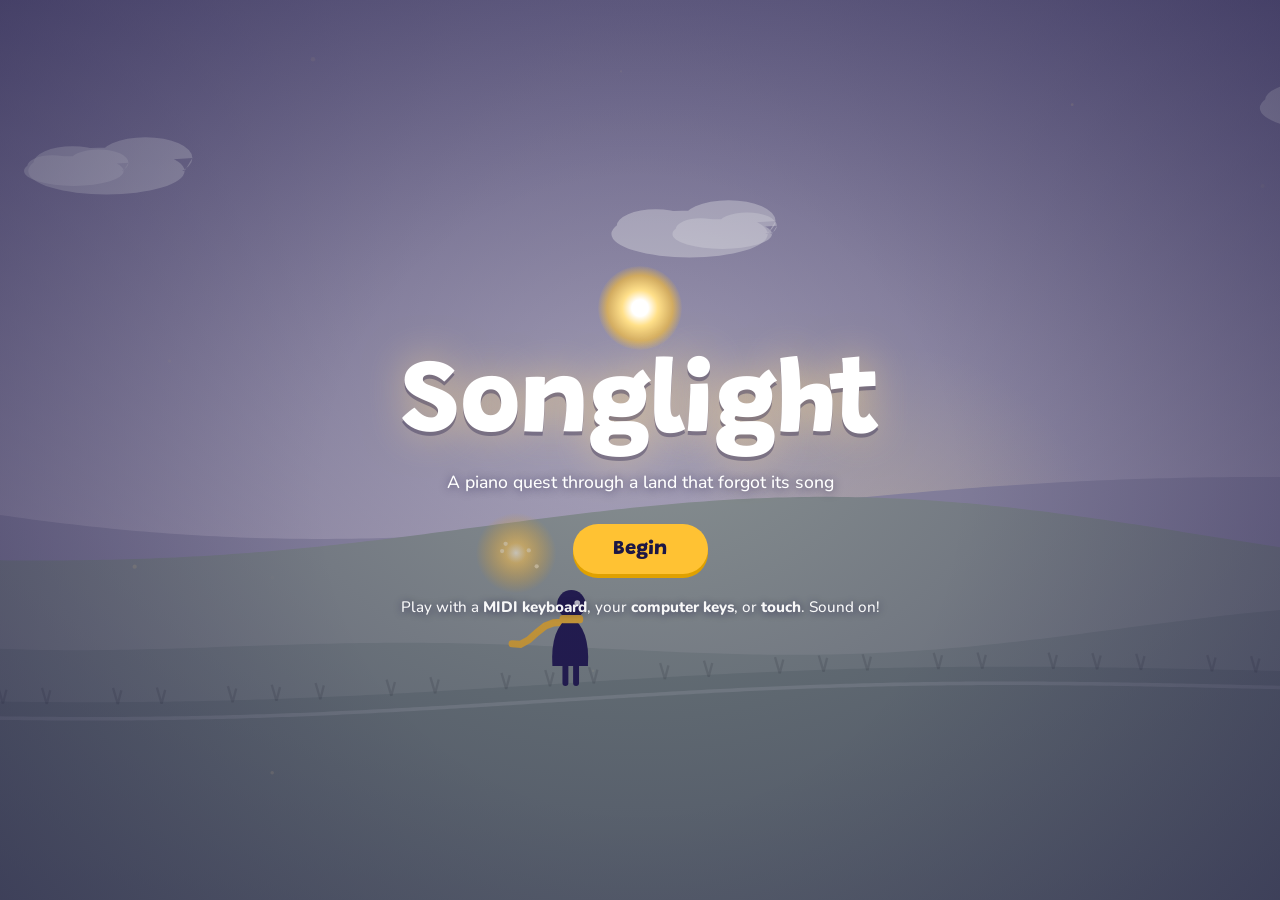
<file: index.html>
<!doctype html>
<html lang="en">
<meta charset="utf-8">
<meta name="viewport" content="width=device-width, initial-scale=1, viewport-fit=cover">
<title>Songlight</title>
<meta name="description" content="A piano adventure: explore a silent land and wake it up, one song at a time.">
<link rel="preconnect" href="https://fonts.googleapis.com">
<link rel="preconnect" href="https://fonts.gstatic.com" crossorigin>
<link rel="stylesheet" href="https://fonts.googleapis.com/css2?family=Grandstander:wght@600;700;800&family=Nunito:wght@500;700;800&family=Noto+Music&display=swap">
<link rel="stylesheet" href="style.css">

<canvas id="world" aria-label="The world of Songlight. Walk with the arrow keys, or low and high piano keys."></canvas>

<div class="hud" hidden>
  <div class="hud-left">
    <p class="realm-level"></p>
    <p class="realm-name"></p>
    <div class="progress-dots" aria-label="Places awakened"></div>
    <button class="clue-chip" title="Hear the clue again"></button>
  </div>
  <div class="hud-right">
    <button class="icon-btn" id="btn-map" aria-label="World map" title="World map">
      <svg viewBox="0 0 24 24" aria-hidden="true"><path d="M9 4 3 6v14l6-2 6 2 6-2V4l-6 2-6-2Zm0 0v14m6-12v14" fill="none" stroke="currentColor" stroke-width="2" stroke-linejoin="round"/></svg>
    </button>
    <button class="icon-btn" id="btn-settings" aria-label="Settings" title="Settings">
      <svg viewBox="0 0 24 24" aria-hidden="true"><path d="M4 7h10M18 7h2M4 17h4M12 17h8" stroke="currentColor" stroke-width="2" stroke-linecap="round"/><circle cx="16" cy="7" r="2.2" fill="none" stroke="currentColor" stroke-width="2"/><circle cx="10" cy="17" r="2.2" fill="none" stroke="currentColor" stroke-width="2"/></svg>
      <span class="midi-dot" aria-hidden="true"></span>
    </button>
  </div>
</div>

<div id="lumo" class="lumo" hidden role="status" aria-live="polite">
  <div class="lumo-orb" aria-hidden="true"></div>
  <div class="lumo-text"><p></p><div class="lumo-actions" hidden></div></div>
  <span class="lumo-more" aria-hidden="true">▸</span>
</div>

<section id="title" class="overlay title">
  <div class="title-inner">
    <div class="title-orb" aria-hidden="true"></div>
    <h1>Songlight</h1>
    <p class="tag">A piano quest through a land that forgot its song</p>
    <button class="btn primary big" id="btn-begin">Begin</button>
    <p class="inputs">Play with a <b>MIDI keyboard</b>, your <b>computer keys</b>, or <b>touch</b>. Sound on!</p>
  </div>
</section>

<section id="lesson" class="overlay lesson" hidden aria-label="Lesson">
  <div class="sheet">
    <header class="l-head">
      <button class="icon-btn l-close" aria-label="Back to the world" title="Back to the world (Esc)">
        <svg viewBox="0 0 24 24" aria-hidden="true"><path d="M15 5l-7 7 7 7" fill="none" stroke="currentColor" stroke-width="2.4" stroke-linecap="round" stroke-linejoin="round"/></svg>
      </button>
      <div class="l-titles"><p class="eyebrow"></p><h2 class="l-title"></h2></div>
      <ol class="l-steps" aria-label="Lesson stages"><li data-s="learn">Learn</li><li data-s="practice">Practice</li><li data-s="perform">Perform</li></ol>
    </header>
    <main class="l-body"></main>
    <footer class="l-piano"><div class="piano" id="lesson-piano"></div></footer>
  </div>
</section>

<section id="map" class="overlay map" hidden aria-label="World map">
  <div class="panel map-panel">
    <header class="panel-head"><h2>The World of Songlight</h2><button class="icon-btn" data-close aria-label="Close map">✕</button></header>
    <div class="map-body">
      <div class="map-art"><svg id="map-svg" viewBox="0 0 1000 540" role="group" aria-label="Realms"></svg></div>
      <div class="realm-card"></div>
    </div>
  </div>
</section>

<section id="settings" class="overlay settings" hidden aria-label="Settings">
  <div class="panel settings-panel">
    <header class="panel-head"><h2>Settings</h2><button class="icon-btn" data-close aria-label="Close settings">✕</button></header>
    <div class="set-group">
      <h3>Piano input</h3>
      <p id="midi-status" class="midi-status">Not connected yet</p>
      <button class="chip-btn" id="set-midi">Look for a MIDI keyboard</button>
      <p class="small">Computer keys: bottom row <kbd>Z</kbd>–<kbd>/</kbd> plays C3–E4, top row <kbd>Q</kbd>–<kbd>]</kbd> plays C4–G5, and the rows above them play the black keys. Hold <kbd>Shift</kbd> for the damper pedal.</p>
    </div>
    <div class="set-group">
      <h3>Acoustic piano (microphone)</h3>
      <p id="mic-status" class="midi-status">Off</p>
      <div class="mic-row">
        <button class="chip-btn" id="set-mic">Listen with the microphone</button>
        <div class="mic-meter" aria-hidden="true"><span></span></div>
        <span class="mic-heard" aria-live="polite"></span>
      </div>
      <p class="small">Put your device near the piano and wear <b>headphones</b>, so the microphone only hears your playing. It follows one note at a time, so it scores the <b>melody</b> and trusts you with the chords.</p>
    </div>
    <div class="set-group">
      <h3>Keyboard labels</h3>
      <label class="toggle"><input type="checkbox" id="set-letters"> Show note names on white keys</label>
      <label class="toggle"><input type="checkbox" id="set-computer"> Show computer-key letters</label>
    </div>
    <div class="set-group">
      <h3>How strict is a “correct” performance?</h3>
      <div class="radio-row">
        <label><input type="radio" name="strict" value="gentle"> Gentle <span>80% of notes</span></label>
        <label><input type="radio" name="strict" value="standard"> Standard <span>90%, ≤2 slips</span></label>
        <label><input type="radio" name="strict" value="strict"> Strict <span>every note</span></label>
      </div>
    </div>
    <div class="set-group">
      <h3>Volume</h3>
      <input type="range" id="set-volume" min="0" max="100" aria-label="Volume">
    </div>
    <div class="set-group">
      <button class="btn ghost danger" id="set-reset">Start over</button>
    </div>
  </div>
</section>

<script src="js/music.js"></script>
<script src="js/sound.js"></script>
<script src="js/input.js"></script>
<script src="js/mic.js"></script>
<script src="js/piano.js"></script>
<script src="js/notation.js"></script>
<script src="js/engine.js"></script>
<script src="js/reward.js"></script>
<script src="js/curriculum.js"></script>
<script src="js/world.js"></script>
<script src="js/lesson.js"></script>
<script src="js/game.js"></script>
</html>
</file>
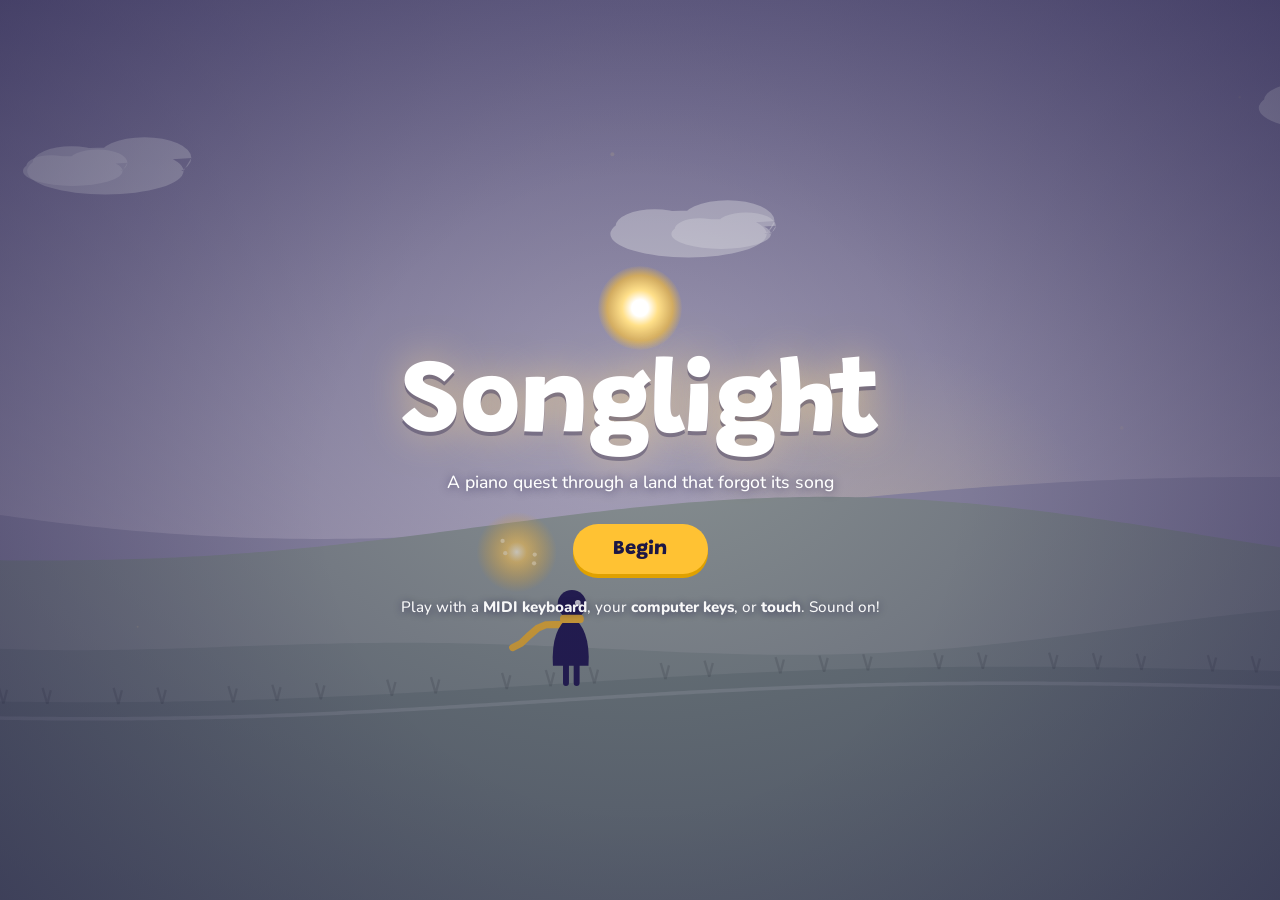
<file: songlight.html>
<!doctype html>
<html lang="en">
<meta charset="utf-8">
<meta name="viewport" content="width=device-width, initial-scale=1, viewport-fit=cover">
<title>Songlight</title>
<meta name="description" content="A piano adventure: explore a silent land and wake it up, one song at a time.">
<link rel="preconnect" href="https://fonts.googleapis.com">
<link rel="preconnect" href="https://fonts.gstatic.com" crossorigin>
<link rel="stylesheet" href="https://fonts.googleapis.com/css2?family=Grandstander:wght@600;700;800&family=Nunito:wght@500;700;800&family=Noto+Music&display=swap">
<style>
/* Songlight commits to one look: a bright storybook world at night-blue edges. */
:root {
  --ink: #1c1745;
  --ink-2: #3a3470;
  --muted: #6c6892;
  --paper: #f6f4ff;
  --card: #ffffff;
  --line: #e2ddf6;
  --gold: #ffc233;
  --gold-deep: #e0a100;
  --teal: #14b8a6;
  --coral: #ff5d73;
  --violet: #7b5cff;
  --sky: #3d8bff;
  --display: 'Grandstander', 'Trebuchet MS', system-ui, sans-serif;
  --body: 'Nunito', system-ui, -apple-system, 'Segoe UI', sans-serif, 'Noto Music';
  --music: 'Noto Music', 'Segoe UI Symbol', 'Apple Symbols', serif;
  color-scheme: light;
}

* { box-sizing: border-box; }
[hidden] { display: none !important; }
html, body { height: 100%; }
body {
  margin: 0; overflow: hidden;
  background: #1c1745; color: var(--ink);
  font: 500 16px/1.5 var(--body);
  -webkit-tap-highlight-color: transparent;
}
button { font: inherit; color: inherit; cursor: pointer; }
button:disabled { cursor: not-allowed; }
:focus-visible { outline: 3px solid var(--sky); outline-offset: 2px; }
kbd { font: 700 0.8em var(--body); background: var(--paper); border: 1px solid var(--line); border-bottom-width: 2px; border-radius: 5px; padding: 0 5px; }
b { font-weight: 800; }
.small { font-size: 0.86rem; color: var(--muted); }

#world { position: fixed; inset: 0; width: 100%; height: 100%; display: block; touch-action: none; }

/* ---------- buttons */
.btn {
  border: 0; border-radius: 999px; padding: 0.7em 1.4em;
  font: 800 1rem var(--display); letter-spacing: 0.01em;
  transition: transform 0.12s, box-shadow 0.12s, background 0.2s;
}
.btn.primary { background: var(--gold); color: var(--ink); box-shadow: 0 4px 0 var(--gold-deep); }
.btn.primary:hover:not(:disabled) { transform: translateY(-1px); box-shadow: 0 5px 0 var(--gold-deep); }
.btn.primary:active:not(:disabled) { transform: translateY(3px); box-shadow: 0 1px 0 var(--gold-deep); }
.btn.primary:disabled { background: #e6e2f3; color: #a19cbf; box-shadow: 0 4px 0 #d3cdea; }
.btn.ghost { background: transparent; color: var(--ink-2); box-shadow: inset 0 0 0 2px var(--line); }
.btn.ghost:hover { box-shadow: inset 0 0 0 2px var(--ink-2); }
.btn.big { font-size: 1.25rem; padding: 0.75em 2em; }
.btn.small { font-size: 0.85rem; padding: 0.45em 1em; }
.btn.danger { color: #c2334a; }
.btn.ready { animation: nudge 1.4s ease-in-out infinite; }
.btn.running { background: var(--coral); color: #fff; box-shadow: 0 4px 0 #c2334a; }
@keyframes nudge { 0%, 100% { transform: none; } 50% { transform: translateY(-3px); } }

.icon-btn {
  position: relative; display: grid; place-items: center;
  width: 44px; height: 44px; border-radius: 14px; border: 0;
  background: rgba(28, 23, 69, 0.55); color: #fff; backdrop-filter: blur(6px);
}
.icon-btn svg { width: 22px; height: 22px; }
.icon-btn:hover { background: rgba(28, 23, 69, 0.8); }
.chip-btn {
  border: 0; border-radius: 999px; padding: 0.35em 0.95em;
  background: #ece8ff; color: var(--ink-2); font: 800 0.9rem var(--body);
}
.chip-btn:hover { background: #ddd6ff; }

/* ---------- HUD */
.hud {
  position: fixed; inset: 0 0 auto 0; z-index: 5; pointer-events: none;
  display: flex; justify-content: space-between; align-items: flex-start; gap: 12px;
  padding: calc(14px + env(safe-area-inset-top, 0px)) 16px 0;
}
.hud > * { pointer-events: auto; }
.hud-left { color: #fff; text-shadow: 0 1px 8px rgba(20, 16, 50, 0.45); max-width: min(420px, 70vw); }
.realm-level { margin: 0; font: 800 0.7rem var(--body); letter-spacing: 0.14em; text-transform: uppercase; opacity: 0.85; }
.realm-name { margin: 0; font: 800 clamp(1.2rem, 3vw, 1.6rem)/1.1 var(--display); }
.progress-dots { display: flex; gap: 5px; margin: 8px 0 10px; flex-wrap: wrap; }
.progress-dots span { width: 9px; height: 9px; border-radius: 50%; background: rgba(255, 255, 255, 0.35); }
.progress-dots span.on { background: var(--gold); box-shadow: 0 0 8px var(--gold); }
.clue-chip {
  border: 0; text-align: left; border-radius: 12px; padding: 6px 12px;
  background: rgba(28, 23, 69, 0.45); color: #fff; font: 700 0.85rem/1.35 var(--body);
  backdrop-filter: blur(6px); opacity: 0.8; transition: opacity 0.2s;
}
.clue-chip:hover { opacity: 1; }
.clue-chip span { color: var(--gold); }
.hud-right { display: flex; gap: 8px; }
.midi-dot { position: absolute; right: 7px; top: 7px; width: 8px; height: 8px; border-radius: 50%; background: transparent; }
.midi-dot.ok { background: #5ff0a0; box-shadow: 0 0 6px #5ff0a0; }

/* ---------- Lumo */
.lumo {
  position: fixed; z-index: 6; left: 50%; transform: translateX(-50%);
  bottom: calc(18px + env(safe-area-inset-bottom, 0px));
  width: min(640px, calc(100% - 32px));
  display: flex; gap: 14px; align-items: flex-start;
  padding: 16px 18px; border-radius: 22px;
  background: rgba(255, 255, 255, 0.94); box-shadow: 0 12px 40px rgba(28, 23, 69, 0.3);
  cursor: pointer; transition: opacity 0.6s;
}
.lumo.fade { opacity: 0.35; }
.lumo.fade:hover { opacity: 1; }
.lumo-orb, .orb {
  flex: none; width: 38px; height: 38px; border-radius: 50%;
  background: radial-gradient(circle at 45% 40%, #fff 0 18%, #ffe08a 35%, rgba(255, 194, 51, 0.7) 60%, rgba(255, 194, 51, 0) 72%);
  animation: bob 3s ease-in-out infinite;
}
@keyframes bob { 50% { transform: translateY(-4px) scale(1.05); } }
.lumo-text { flex: 1; min-width: 0; }
.lumo-text p { margin: 0; font-size: 1.05rem; line-height: 1.5; }
.lumo-text p.in { animation: rise 0.45s ease-out; }
@keyframes rise { from { opacity: 0; transform: translateY(6px); } }
.lumo-actions { margin-top: 10px; display: flex; gap: 8px; }
.lumo-more { align-self: flex-end; color: var(--muted); font-size: 1.2rem; visibility: hidden; animation: blink 1s steps(2) infinite; }
.lumo.more .lumo-more { visibility: visible; }
@keyframes blink { 50% { opacity: 0; } }

/* ---------- overlays */
.overlay { position: fixed; inset: 0; z-index: 10; }
.title {
  display: grid; place-items: center; padding: 16px;
  background: radial-gradient(ellipse at 50% 45%, rgba(28, 23, 69, 0.15), rgba(28, 23, 69, 0.55));
}
.title-inner { text-align: center; color: #fff; max-width: 520px; }
.title-orb {
  width: 84px; height: 84px; margin: 0 auto 8px; border-radius: 50%;
  background: radial-gradient(circle, #fff 0 14%, #ffe08a 30%, rgba(255, 194, 51, 0.6) 55%, rgba(255, 194, 51, 0) 72%);
  animation: bob 3s ease-in-out infinite;
}
.title h1 {
  margin: 0; font: 800 clamp(3.2rem, 11vw, 6.5rem)/0.95 var(--display); letter-spacing: -0.01em;
  color: #fff; text-shadow: 0 4px 0 rgba(28, 23, 69, 0.35), 0 0 40px rgba(255, 220, 140, 0.6);
}
.title .tag { margin: 12px 0 28px; font-size: 1.1rem; text-wrap: balance; text-shadow: 0 1px 8px rgba(28, 23, 69, 0.6); }
.title .inputs { margin-top: 22px; font-size: 0.95rem; opacity: 0.95; text-shadow: 0 1px 8px rgba(28, 23, 69, 0.7); }

.lesson { background: rgba(20, 16, 50, 0.5); backdrop-filter: blur(8px); display: flex; padding: 16px; padding-block: max(16px, env(safe-area-inset-top, 0px)) max(16px, env(safe-area-inset-bottom, 0px)); }
.sheet {
  margin: auto; width: min(1120px, 100%); height: 100%; max-height: 900px;
  display: grid; grid-template-rows: auto 1fr auto; overflow: hidden;
  background: var(--paper); border-radius: 28px; box-shadow: 0 30px 80px rgba(0, 0, 0, 0.35);
}
.l-head {
  display: flex; align-items: center; gap: 14px; padding: 14px 18px;
  border-bottom: 1px solid var(--line); background: var(--card);
}
.l-head .icon-btn { background: var(--paper); color: var(--ink); }
.l-head .icon-btn:hover { background: #ece8ff; }
.l-titles { flex: 1; min-width: 0; }
.eyebrow, .kicker { margin: 0; font: 800 0.72rem var(--body); letter-spacing: 0.12em; text-transform: uppercase; color: var(--violet); }
.l-title { margin: 0; font: 800 clamp(1.3rem, 3vw, 1.75rem)/1.15 var(--display); text-wrap: balance; }
.l-steps { display: flex; gap: 4px; margin: 0; padding: 4px; list-style: none; background: var(--paper); border-radius: 999px; }
.l-steps li { padding: 4px 12px; border-radius: 999px; font: 800 0.8rem var(--body); color: var(--muted); }
.l-steps li.on { background: var(--ink); color: #fff; }
.l-body { overflow-y: auto; padding: 20px clamp(16px, 3vw, 32px); min-height: 0; }
.l-piano { padding: 10px 12px 14px; background: linear-gradient(#2a2360, #1c1745); }

/* ---------- piano */
.piano { position: relative; height: clamp(104px, 19vh, 176px); user-select: none; touch-action: none; }
.key { position: absolute; top: 0; display: flex; flex-direction: column; align-items: center; justify-content: flex-end; }
.key.white {
  height: 100%; z-index: 1; padding-bottom: 8px;
  background: linear-gradient(#fff 70%, #f1eefb); border: 1px solid #c9c2e6; border-top: 0;
  border-radius: 0 0 9px 9px; box-shadow: inset 0 -5px 0 #e4dff5;
}
.key.black {
  height: 61%; z-index: 2; padding-bottom: 6px;
  background: linear-gradient(#3b336f, #1f1947); border-radius: 0 0 6px 6px;
  box-shadow: inset 0 -4px 0 #0f0b2b, 0 2px 3px rgba(0, 0, 0, 0.35);
}
.key .lbl { font: 800 clamp(0.55rem, 1.3vw, 0.8rem) var(--body); color: #9c96bd; pointer-events: none; }
.key.middle-c .lbl { color: var(--ink); }
.key.middle-c::after { content: ''; position: absolute; bottom: 3px; width: 5px; height: 5px; border-radius: 50%; background: var(--gold-deep); }
.key .ck { position: absolute; top: 6px; font: 700 0.62rem var(--body); color: #b3add0; pointer-events: none; }
.key.black .ck { color: #8f88c0; }
.key .badge {
  display: none; place-items: center; width: clamp(18px, 2.4vw, 26px); height: clamp(18px, 2.4vw, 26px); margin-bottom: 6px;
  border-radius: 50%; background: var(--fc); color: #fff; font: 800 clamp(0.7rem, 1.4vw, 0.9rem) var(--display); pointer-events: none;
}
.key.hint .badge:not(:empty) { display: grid; }
.key.white.down { background: linear-gradient(#e9e4ff, #ddd6ff); box-shadow: inset 0 -2px 0 #cfc6f5; }
.key.black.down { background: linear-gradient(#5a50a0, #3a3170); box-shadow: inset 0 -1px 0 #0f0b2b; }
.key.white.hint { background: linear-gradient(#fff, color-mix(in srgb, var(--fc) 38%, #fff)); box-shadow: inset 0 0 0 3px var(--fc), inset 0 -5px 0 color-mix(in srgb, var(--fc) 50%, #fff); }
.key.black.hint { background: linear-gradient(color-mix(in srgb, var(--fc) 70%, #1f1947), var(--fc)); box-shadow: 0 0 12px var(--fc); }
.key.hint.lh .badge { border-radius: 7px; }
.key.white.glow { background: linear-gradient(#fff, #ffe7a3); box-shadow: inset 0 0 0 2px var(--gold), inset 0 -5px 0 #ffd66b; }
.key.black.glow { background: linear-gradient(#ffd66b, #e0a100); }
.key.white.glow2 { background: linear-gradient(#fff, #cfe6ff); }
.key.black.glow2 { background: linear-gradient(#ff8fa0, #ff5d73); }
.key.white.glow3 { background: linear-gradient(#fff, #ffd9e8); }
.key.black.glow3 { background: linear-gradient(#5ee0d0, #14b8a6); }
.key.white.found { background: linear-gradient(#fff, #bff3e8); box-shadow: inset 0 0 0 2px var(--teal); }
.key.black.found { background: linear-gradient(#5ee0d0, #14b8a6); }
.key.white.lit { background: linear-gradient(#fff, #cfe0ff); }
.key.black.lit { background: linear-gradient(#7aa9ff, #3d6fd1); }
.key.good { animation: good 0.42s ease-out; }
.key.bad { animation: bad 0.42s ease-out; }
@keyframes good { 0% { box-shadow: 0 0 0 0 rgba(20, 184, 166, 0.9), inset 0 0 0 40px rgba(20, 184, 166, 0.55); } 100% { box-shadow: 0 0 0 14px rgba(20, 184, 166, 0), inset 0 0 0 40px rgba(20, 184, 166, 0); } }
@keyframes bad { 0% { box-shadow: inset 0 0 0 40px rgba(255, 93, 115, 0.6); } 100% { box-shadow: inset 0 0 0 40px rgba(255, 93, 115, 0); } }

/* ---------- teach */
.teach { display: flex; flex-direction: column; gap: 18px; max-width: 760px; margin: 0 auto; min-height: 100%; }
.say-row { display: flex; gap: 14px; align-items: flex-start; }
.say { margin: 0; font: 600 clamp(1.1rem, 2.4vw, 1.4rem)/1.5 var(--body); text-wrap: pretty; }
.say b { color: var(--ink); background: linear-gradient(transparent 60%, #ffe08a 60%); }
.widget { display: flex; flex-direction: column; align-items: center; gap: 14px; flex: 1; justify-content: center; }
.teach-nav { display: flex; align-items: center; justify-content: space-between; gap: 12px; padding-top: 6px; }
.teach-nav .next { margin-left: auto; }
.dots { display: flex; gap: 6px; flex-wrap: wrap; justify-content: center; }
.dots span { width: 8px; height: 8px; border-radius: 50%; background: var(--line); }
.dots .d-done { background: var(--violet); }
.dots .d-now { background: var(--gold); transform: scale(1.35); }
.feedback { margin: 0; min-height: 1.5em; font-weight: 800; color: var(--ink-2); text-align: center; }
.look { margin: 0; color: var(--muted); font-weight: 700; }

.choices { display: flex; flex-wrap: wrap; gap: 10px; justify-content: center; }
.choice {
  min-width: 120px; padding: 14px 22px; border-radius: 18px; border: 0;
  background: var(--card); box-shadow: inset 0 0 0 2px var(--line), 0 3px 0 var(--line);
  font: 800 1.15rem var(--display); transition: transform 0.12s;
}
.choice:hover:not(:disabled) { transform: translateY(-2px); box-shadow: inset 0 0 0 2px var(--violet), 0 3px 0 var(--line); }
.choice.right { background: #d8f7f1; box-shadow: inset 0 0 0 3px var(--teal); color: #0b6b60; }
.choice.wrong { background: #ffe3e7; color: #b23a4d; animation: shake 0.35s; }
.choice:disabled:not(.right) { opacity: 0.55; }
@keyframes shake { 25% { transform: translateX(-5px); } 75% { transform: translateX(5px); } }

.pips { display: flex; gap: 8px; justify-content: center; }
.pip { width: 14px; height: 14px; border-radius: 50%; background: var(--line); transition: background 0.3s, box-shadow 0.3s; }
.pip.on { background: var(--gold); box-shadow: 0 0 10px var(--gold); }
.pips.big .pip { width: 20px; height: 20px; }

.targets { display: flex; flex-wrap: wrap; gap: 8px; justify-content: center; }
.tchip { min-width: 44px; padding: 6px 10px; text-align: center; border-radius: 12px; background: var(--card); box-shadow: inset 0 0 0 2px var(--line); font: 800 1.1rem var(--display); color: var(--muted); }
.tchip.got { background: #d8f7f1; box-shadow: inset 0 0 0 2px var(--teal); color: #0b6b60; }

.hands { display: flex; gap: clamp(12px, 5vw, 48px); justify-content: center; flex-wrap: wrap; }
.hands figure { margin: 0; text-align: center; }
.hands svg { width: clamp(130px, 22vw, 190px); height: auto; }
.hands .palm { fill: #ffd9c2; stroke: #e9b597; stroke-width: 2; }
.hands .fnum { fill: #fff; font: 800 15px var(--display); }
.hands figcaption { font: 800 0.95rem var(--display); color: var(--muted); }

.lowhigh, .legend { display: flex; gap: 12px; flex-wrap: wrap; justify-content: center; }
.lg { padding: 6px 14px; border-radius: 999px; font-weight: 800; }
.lg2 { background: #ffe3e7; color: #b23a4d; }
.lg3 { background: #d8f7f1; color: #0b6b60; }
.alphabet { display: flex; gap: 6px; flex-wrap: wrap; justify-content: center; }
.alphabet span { width: 48px; height: 56px; display: grid; place-items: center; border-radius: 14px; background: var(--card); box-shadow: inset 0 0 0 2px var(--line); font: 800 1.6rem var(--display); }
.alphabet .again { background: transparent; box-shadow: none; color: var(--muted); }

.values { display: flex; gap: 12px; flex-wrap: wrap; justify-content: center; }
.value {
  display: flex; flex-direction: column; align-items: center; gap: 2px; width: 150px; padding: 12px;
  border: 0; border-radius: 20px; background: var(--card); box-shadow: inset 0 0 0 2px var(--line), 0 3px 0 var(--line);
}
.value .glyph { font: 2.8rem/1.1 var(--music); height: 1.3em; }
.value b { font: 800 1rem var(--display); }
.value span:not(.glyph) { color: var(--muted); font-weight: 700; font-size: 0.9rem; }
.value em { font-style: normal; color: var(--violet); font-weight: 800; }
.value.playing { animation: pop 0.5s; }
@keyframes pop { 40% { transform: scale(1.06); box-shadow: inset 0 0 0 3px var(--gold), 0 3px 0 var(--line); } }

.timesig { display: flex; gap: 22px; align-items: center; }
.ts-num { display: flex; flex-direction: column; font: 800 3.4rem/0.9 var(--display); text-align: center; color: var(--ink); }
.ts-key p { margin: 0 0 8px; font-size: 1.05rem; }

.snippet { display: flex; flex-direction: column; align-items: center; gap: 8px; width: 100%; }
.score.mini { width: 100%; max-width: 640px; background: var(--card); border-radius: 18px; padding: 8px 12px; box-shadow: inset 0 0 0 2px var(--line); }
.read { display: flex; flex-direction: column; align-items: center; gap: 12px; }
.read-score { width: 280px !important; display: flex; justify-content: center; }
.rhythm { position: relative; display: flex; flex-direction: column; align-items: center; gap: 12px; width: 100%; }
.rh-row { display: flex; gap: 14px; align-items: center; }
.pad {
  width: 96px; height: 96px; border-radius: 50%; border: 0;
  background: radial-gradient(circle at 40% 35%, #a58dff, var(--violet)); color: #fff;
  font: 800 1.1rem var(--display); box-shadow: 0 6px 0 #5a3fd1; touch-action: manipulation;
}
.pad:active { transform: translateY(4px); box-shadow: 0 2px 0 #5a3fd1; }
.dyn-row { display: flex; gap: 12px; }
.dchip { padding: 8px 18px; border-radius: 14px; background: var(--card); box-shadow: inset 0 0 0 2px var(--line); font: 800 1.1rem var(--display); }
.dchip i { font-family: Georgia, serif; font-size: 1.3em; }
.dchip.got { background: #d8f7f1; box-shadow: inset 0 0 0 2px var(--teal); }
.vel { width: min(320px, 80%); height: 12px; border-radius: 999px; background: var(--line); overflow: hidden; }
.vel span { display: block; height: 100%; width: 0; background: linear-gradient(90deg, var(--teal), var(--gold), var(--coral)); transition: width 0.15s; }

/* ---------- practice */
.practice { display: flex; flex-direction: column; gap: 14px; }
.p-top { display: flex; gap: 16px; align-items: center; justify-content: space-between; flex-wrap: wrap; }
.song-meta h3 { margin: 2px 0; font: 800 clamp(1.4rem, 3.2vw, 2rem)/1.1 var(--display); }
.song-meta .meta { margin: 0; color: var(--muted); font-weight: 700; }
.reward-box { display: flex; align-items: center; gap: 12px; padding: 8px 16px 8px 8px; border-radius: 20px; background: linear-gradient(135deg, #2a2360, #3b2f86); color: #fff; max-width: 420px; }
.reward { width: 120px; height: 88px; flex: none; }
.reward-text p { margin: 6px 0 0; font-size: 0.85rem; line-height: 1.35; opacity: 0.9; }
.reward-text .pips { justify-content: flex-start; }
.reward-text .pip { background: rgba(255, 255, 255, 0.2); }
.reward-text .pip.on { background: var(--gold); }

.modes { display: flex; gap: 6px; padding: 5px; background: var(--card); border-radius: 18px; box-shadow: inset 0 0 0 2px var(--line); flex-wrap: wrap; }
.modes button { flex: 1 1 auto; border: 0; border-radius: 13px; padding: 9px 12px; background: transparent; font: 800 0.95rem var(--display); color: var(--ink-2); }
.modes button:hover { background: var(--paper); }
.modes button.on { background: var(--ink); color: #fff; }
.modes .perform-tab.on { background: linear-gradient(135deg, var(--violet), var(--coral)); }
.modes .locked { opacity: 0.5; }
.opts { display: flex; gap: 12px 18px; align-items: center; flex-wrap: wrap; }
.seg { display: flex; background: var(--card); border-radius: 12px; box-shadow: inset 0 0 0 2px var(--line); padding: 3px; }
.seg button { border: 0; background: transparent; padding: 5px 12px; border-radius: 9px; font: 800 0.85rem var(--body); color: var(--muted); }
.seg button.on { background: #ece8ff; color: var(--ink); }
.tempo { display: flex; align-items: center; gap: 8px; font-weight: 800; color: var(--ink-2); }
.tempo output { min-width: 3ch; font-variant-numeric: tabular-nums; }
.mode-help { margin: 0; color: var(--muted); font-weight: 700; flex: 1 1 260px; }

.score-wrap { position: relative; background: var(--card); border-radius: 22px; box-shadow: inset 0 0 0 2px var(--line); min-height: 160px; }
.score-wrap > .score { max-height: 44vh; overflow-y: auto; padding: 10px 14px; }
.countin {
  position: absolute; inset: 0; display: grid; place-items: center; pointer-events: none;
  font: 800 5rem var(--display); color: var(--violet); opacity: 0; text-shadow: 0 4px 0 #fff;
}
.countin.on { opacity: 0.85; animation: pop 0.3s; }
.rhythm .countin { font-size: 3.4rem; }
.result { position: absolute; inset: 0; display: grid; place-items: center; padding: 12px; background: rgba(246, 244, 255, 0.86); backdrop-filter: blur(3px); border-radius: 22px; }
.card { max-width: 460px; text-align: center; background: var(--card); border-radius: 22px; padding: 20px 24px; box-shadow: 0 12px 40px rgba(28, 23, 69, 0.18); animation: rise 0.35s ease-out; }
.card h3 { margin: 0 0 6px; font: 800 1.7rem var(--display); }
.card p { margin: 0 0 8px; }
.card .tip { color: var(--muted); font-weight: 700; }
.card .row { display: flex; gap: 10px; justify-content: center; margin-top: 12px; flex-wrap: wrap; }
.card.pass h3 { color: #0b8a7c; }
.card.fail h3 { color: var(--ink-2); }
.card.celebrate { background: linear-gradient(160deg, #fff7d9, #fff); box-shadow: 0 0 0 3px var(--gold), 0 20px 60px rgba(255, 194, 51, 0.45); }
.card.celebrate h3 { font-size: 2.2rem; color: var(--ink); }
.p-actions { display: flex; align-items: center; gap: 14px; flex-wrap: wrap; }
.status { margin: 0; font-weight: 700; color: var(--ink-2); }

/* ---------- notation */
.score-svg { display: block; overflow: visible; }
.score-svg .sl { stroke: #b9b2da; stroke-width: 1.1; }
.score-svg .bl { stroke: #6c6892; stroke-width: 1.4; }
.score-svg .bl-thick, .score-svg .rdot { fill: #3a3470; }
.score-svg .midline { stroke: #e2ddf6; stroke-width: 2; stroke-dasharray: 2 6; stroke-linecap: round; }
.score-svg .ledger { stroke: #6c6892; stroke-width: 1.4; }
.score-svg .clef { fill: #3a3470; font-family: var(--music); }
.score-svg .ts { fill: var(--ink); font-family: var(--display); font-weight: 800; }
.score-svg .head { fill: var(--ink); stroke: var(--ink); stroke-width: 1.4; transition: fill 0.15s, stroke 0.15s; }
.score-svg .head.hollow { fill: #fff; stroke-width: 2.2; }
.score-svg.is-prestaff .head.hollow { stroke-width: 2.6; }
.score-svg .stem, .score-svg .flag, .score-svg .restq { stroke: var(--ink); stroke-width: 1.6; fill: none; }
.score-svg .beam, .score-svg .dot, .score-svg .restg { fill: var(--ink); }
.score-svg .acc { fill: var(--ink); font-family: var(--music); }
.score-svg .finger { font: 800 1em var(--display); }
.score-svg .dyn { fill: var(--ink-2); font: italic 800 1em Georgia, 'Times New Roman', serif; }
.score-svg .tie, .score-svg .slur { fill: var(--ink); stroke: var(--ink); stroke-width: 0.6; }
.score-svg .slur { fill: var(--ink-2); stroke: var(--ink-2); }
.score-svg .hairpin { fill: none; stroke: var(--ink-2); stroke-width: 1.6; stroke-linecap: round; }
.score-svg .inlbl { fill: var(--ink); font-family: var(--display); font-weight: 800; pointer-events: none; }
.score-svg .inlbl.onfill { fill: #fff; }
.score-svg .cursor { fill: var(--gold); fill-opacity: 0.28; transition: x 0.08s linear; }
.note.now .head { fill: var(--gold); stroke: var(--gold-deep); }
.note.now .head.hollow { fill: #fff3c4; }
.note.hit .head { fill: var(--teal); stroke: var(--teal); }
.note.hit .head.hollow { fill: #d8f7f1; }
.note.hit .inlbl.onfill { fill: #fff; }
.note.miss .head { fill: var(--coral); stroke: var(--coral); }
.note.miss .head.hollow { fill: #ffe3e7; }

/* ---------- panels: map & settings */
.map, .settings { display: grid; place-items: center; padding: 16px; background: rgba(20, 16, 50, 0.55); backdrop-filter: blur(8px); overflow-y: auto; }
.panel { width: min(1080px, 100%); max-height: calc(100vh - 32px); overflow-y: auto; background: var(--paper); border-radius: 28px; padding: 18px clamp(16px, 3vw, 28px) 24px; box-shadow: 0 30px 80px rgba(0, 0, 0, 0.35); }
.settings-panel { width: min(560px, 100%); }
.panel-head { display: flex; align-items: center; justify-content: space-between; gap: 12px; margin-bottom: 12px; }
.panel-head h2 { margin: 0; font: 800 clamp(1.3rem, 3vw, 1.7rem) var(--display); }
.panel-head .icon-btn { background: var(--card); color: var(--ink); box-shadow: inset 0 0 0 2px var(--line); }
.map-body { display: grid; grid-template-columns: minmax(0, 1.7fr) minmax(260px, 1fr); gap: 18px; align-items: start; }
@media (max-width: 760px) { .map-body { grid-template-columns: 1fr; } }
.map-art svg { width: 100%; height: auto; display: block; }
.isle { cursor: pointer; transition: transform 0.2s; transform-box: fill-box; transform-origin: center; }
.isle.locked { cursor: pointer; }
.isle:hover, .isle.sel { transform: scale(1.04); }
.isle.sel > path:nth-child(2) { stroke: var(--gold); stroke-width: 5; }
.isle-name { fill: #fff; font: 800 22px var(--display); paint-order: stroke; stroke: rgba(28, 23, 69, 0.55); stroke-width: 5px; }
.isle-sub { fill: #fff; font: 800 14px var(--body); opacity: 0.9; paint-order: stroke; stroke: rgba(28, 23, 69, 0.45); stroke-width: 4px; }
.realm-card { background: var(--card); border-radius: 22px; padding: 18px; box-shadow: inset 0 0 0 2px var(--line); }
.realm-card h3 { margin: 2px 0 10px; font: 800 1.5rem var(--display); }
.realm-card p { margin: 0 0 10px; }
.lesson-list { list-style: none; margin: 0 0 14px; padding: 0; display: flex; flex-direction: column; gap: 4px; }
.lesson-list li { display: grid; grid-template-columns: 22px 1fr auto; column-gap: 8px; align-items: center; padding: 6px 8px; border-radius: 12px; }
.lesson-list li.cur { background: #fff3c4; }
.ll-mark { font-weight: 800; color: var(--teal); text-align: center; }
.cur .ll-mark { color: var(--gold-deep); }
.later .ll-mark, .later .ll-title { color: #b3add0; }
.ll-title { font: 800 0.98rem var(--display); }
.ll-concept { grid-column: 2; font-size: 0.8rem; color: var(--muted); }
.lesson-list .chip-btn { grid-row: 1 / span 2; grid-column: 3; }

.set-group { padding: 14px 0; border-top: 1px solid var(--line); display: flex; flex-direction: column; gap: 8px; align-items: flex-start; }
.set-group h3 { margin: 0; font: 800 1rem var(--display); }
.set-group p { margin: 0; }
.midi-status { font-weight: 800; color: var(--muted); }
.midi-status.ok { color: #0b8a7c; }
.toggle { display: flex; gap: 10px; align-items: center; font-weight: 700; }
.toggle input { width: 20px; height: 20px; accent-color: var(--violet); }
.radio-row { display: flex; gap: 8px; flex-wrap: wrap; }
.radio-row label { display: flex; flex-direction: column; padding: 8px 14px; border-radius: 14px; background: var(--card); box-shadow: inset 0 0 0 2px var(--line); font-weight: 800; cursor: pointer; }
.radio-row label:has(input:checked) { box-shadow: inset 0 0 0 3px var(--violet); }
.radio-row input { position: absolute; opacity: 0; }
.radio-row span { font-size: 0.8rem; color: var(--muted); font-weight: 700; }
#set-volume { width: min(320px, 100%); accent-color: var(--violet); }

/* ---------- small screens */
@media (max-width: 640px) {
  .lesson { padding: 0; }
  .sheet { border-radius: 0; max-height: none; }
  .l-steps { display: none; }
  .reward-box { width: 100%; max-width: none; }
  .reward { width: 96px; height: 72px; }
  .choice { min-width: 96px; padding: 12px 16px; }
  .score-wrap > .score { max-height: 38vh; }
}
@media (prefers-reduced-motion: reduce) {
  *, *::before, *::after { animation-duration: 0.01ms !important; animation-iteration-count: 1 !important; transition: none !important; }
}
.score-svg .pedal { fill: none; stroke: var(--ink-2); stroke-width: 1.6; stroke-linejoin: round; }
.score-svg .tuplet { fill: var(--ink-2); font: italic 800 1em Georgia, 'Times New Roman', serif; }
.score-svg .trill { fill: var(--ink); font: italic 800 1em Georgia, 'Times New Roman', serif; }
.mic-row { display: flex; align-items: center; gap: 12px; flex-wrap: wrap; }
.mic-meter { flex: 1 1 120px; height: 10px; border-radius: 6px; background: rgba(60, 50, 120, 0.12); overflow: hidden; min-width: 100px; }
.mic-meter span { display: block; height: 100%; width: 0; background: linear-gradient(90deg, #19c3b3, #ffc233); transition: width 60ms linear; }
.mic-heard { font-weight: 800; color: #0b8a7c; min-width: 6em; }

</style>

<canvas id="world" aria-label="The world of Songlight. Walk with the arrow keys, or low and high piano keys."></canvas>

<div class="hud" hidden>
  <div class="hud-left">
    <p class="realm-level"></p>
    <p class="realm-name"></p>
    <div class="progress-dots" aria-label="Places awakened"></div>
    <button class="clue-chip" title="Hear the clue again"></button>
  </div>
  <div class="hud-right">
    <button class="icon-btn" id="btn-map" aria-label="World map" title="World map">
      <svg viewBox="0 0 24 24" aria-hidden="true"><path d="M9 4 3 6v14l6-2 6 2 6-2V4l-6 2-6-2Zm0 0v14m6-12v14" fill="none" stroke="currentColor" stroke-width="2" stroke-linejoin="round"/></svg>
    </button>
    <button class="icon-btn" id="btn-settings" aria-label="Settings" title="Settings">
      <svg viewBox="0 0 24 24" aria-hidden="true"><path d="M4 7h10M18 7h2M4 17h4M12 17h8" stroke="currentColor" stroke-width="2" stroke-linecap="round"/><circle cx="16" cy="7" r="2.2" fill="none" stroke="currentColor" stroke-width="2"/><circle cx="10" cy="17" r="2.2" fill="none" stroke="currentColor" stroke-width="2"/></svg>
      <span class="midi-dot" aria-hidden="true"></span>
    </button>
  </div>
</div>

<div id="lumo" class="lumo" hidden role="status" aria-live="polite">
  <div class="lumo-orb" aria-hidden="true"></div>
  <div class="lumo-text"><p></p><div class="lumo-actions" hidden></div></div>
  <span class="lumo-more" aria-hidden="true">▸</span>
</div>

<section id="title" class="overlay title">
  <div class="title-inner">
    <div class="title-orb" aria-hidden="true"></div>
    <h1>Songlight</h1>
    <p class="tag">A piano quest through a land that forgot its song</p>
    <button class="btn primary big" id="btn-begin">Begin</button>
    <p class="inputs">Play with a <b>MIDI keyboard</b>, your <b>computer keys</b>, or <b>touch</b>. Sound on!</p>
  </div>
</section>

<section id="lesson" class="overlay lesson" hidden aria-label="Lesson">
  <div class="sheet">
    <header class="l-head">
      <button class="icon-btn l-close" aria-label="Back to the world" title="Back to the world (Esc)">
        <svg viewBox="0 0 24 24" aria-hidden="true"><path d="M15 5l-7 7 7 7" fill="none" stroke="currentColor" stroke-width="2.4" stroke-linecap="round" stroke-linejoin="round"/></svg>
      </button>
      <div class="l-titles"><p class="eyebrow"></p><h2 class="l-title"></h2></div>
      <ol class="l-steps" aria-label="Lesson stages"><li data-s="learn">Learn</li><li data-s="practice">Practice</li><li data-s="perform">Perform</li></ol>
    </header>
    <main class="l-body"></main>
    <footer class="l-piano"><div class="piano" id="lesson-piano"></div></footer>
  </div>
</section>

<section id="map" class="overlay map" hidden aria-label="World map">
  <div class="panel map-panel">
    <header class="panel-head"><h2>The World of Songlight</h2><button class="icon-btn" data-close aria-label="Close map">✕</button></header>
    <div class="map-body">
      <div class="map-art"><svg id="map-svg" viewBox="0 0 1000 540" role="group" aria-label="Realms"></svg></div>
      <div class="realm-card"></div>
    </div>
  </div>
</section>

<section id="settings" class="overlay settings" hidden aria-label="Settings">
  <div class="panel settings-panel">
    <header class="panel-head"><h2>Settings</h2><button class="icon-btn" data-close aria-label="Close settings">✕</button></header>
    <div class="set-group">
      <h3>Piano input</h3>
      <p id="midi-status" class="midi-status">Not connected yet</p>
      <button class="chip-btn" id="set-midi">Look for a MIDI keyboard</button>
      <p class="small">Computer keys: bottom row <kbd>Z</kbd>–<kbd>/</kbd> plays C3–E4, top row <kbd>Q</kbd>–<kbd>]</kbd> plays C4–G5, and the rows above them play the black keys. Hold <kbd>Shift</kbd> for the damper pedal.</p>
    </div>
    <div class="set-group">
      <h3>Acoustic piano (microphone)</h3>
      <p id="mic-status" class="midi-status">Off</p>
      <div class="mic-row">
        <button class="chip-btn" id="set-mic">Listen with the microphone</button>
        <div class="mic-meter" aria-hidden="true"><span></span></div>
        <span class="mic-heard" aria-live="polite"></span>
      </div>
      <p class="small">Put your device near the piano and wear <b>headphones</b>, so the microphone only hears your playing. It follows one note at a time, so it scores the <b>melody</b> and trusts you with the chords.</p>
    </div>
    <div class="set-group">
      <h3>Keyboard labels</h3>
      <label class="toggle"><input type="checkbox" id="set-letters"> Show note names on white keys</label>
      <label class="toggle"><input type="checkbox" id="set-computer"> Show computer-key letters</label>
    </div>
    <div class="set-group">
      <h3>How strict is a “correct” performance?</h3>
      <div class="radio-row">
        <label><input type="radio" name="strict" value="gentle"> Gentle <span>80% of notes</span></label>
        <label><input type="radio" name="strict" value="standard"> Standard <span>90%, ≤2 slips</span></label>
        <label><input type="radio" name="strict" value="strict"> Strict <span>every note</span></label>
      </div>
    </div>
    <div class="set-group">
      <h3>Volume</h3>
      <input type="range" id="set-volume" min="0" max="100" aria-label="Volume">
    </div>
    <div class="set-group">
      <button class="btn ghost danger" id="set-reset">Start over</button>
    </div>
  </div>
</section>

<script>
'use strict';
// Song parsing. Voice strings are tokens of  pitch:duration[:finger[:marks]]
//   pitch    C4, F#3, Bb4, chords as C3+G3, rest as r
//   duration w h. h q. q e. e s, and t for one note of an eighth-note triplet (⅓ beat)
//   finger   3, or L3 / R2 to set the hand for that note, chords as L5+1
//   marks    comma-separated: a dynamic (pp p mp mf f), . staccato, ~ tie to the next note,
//            ( slur start, ) slur end, < crescendo start, > diminuendo start, / hairpin end,
//            P pedal down (or change) at this note, * pedal up when this note ends,
//            tr trill with the next note up in the key
// A song may start with a pickup: { pickup: 1 } means the first bar holds only 1 beat.
// Beats are always counted in quarter notes, so a 6/8 bar is 3 beats long. Its tempo counts
// the dotted-quarter pulse, the way musicians feel 6/8.
// { key: 'G' } draws a key signature; notes written F#4 then need no sign of their own.
//   "|" marks bar lines for readability only.
const Music = (() => {
  const LETTERS = ['C', 'D', 'E', 'F', 'G', 'A', 'B'];
  const SEMI = { C: 0, D: 2, E: 4, F: 5, G: 7, A: 9, B: 11 };
  const DUR = { w: 4, 'h.': 3, h: 2, 'q.': 1.5, q: 1, 'e.': 0.75, e: 0.5, t: 1 / 3, s: 0.25 };
  // sharps (+) or flats (−) in each key signature
  const KEYS = { C: 0, G: 1, D: 2, A: 3, E: 4, F: -1, Bb: -2, Eb: -3, Am: 0, Em: 1, Bm: 2, Dm: -1, Gm: -2, Cm: -3 };
  const NAMES = ['C', 'C♯', 'D', 'D♯', 'E', 'F', 'F♯', 'G', 'G♯', 'A', 'A♯', 'B'];
  const DYN = { pp: 0.3, p: 0.4, mp: 0.5, mf: 0.62, f: 0.76, ff: 0.88 };
  const MARKS = new Set(['.', '~', '(', ')', '<', '>', '/', 'P', '*', 'tr']);

  function parsePitch(p) {
    const m = /^([A-G])(#|b)?(\d)$/.exec(p);
    if (!m) throw new Error('Bad pitch: ' + p);
    const letter = m[1], acc = m[2] || '', oct = +m[3];
    const alter = acc === '#' ? 1 : acc === 'b' ? -1 : 0;
    return { name: p, letter, acc, oct, midi: 12 * (oct + 1) + SEMI[letter] + alter, dia: oct * 7 + LETTERS.indexOf(letter) };
  }
  const midi = p => parsePitch(p).midi;
  const pc = m => ((m % 12) + 12) % 12;
  const isBlack = m => [1, 3, 6, 8, 10].includes(pc(m));
  const letterOf = m => NAMES[pc(m)];
  const nameOf = m => NAMES[pc(m)] + (Math.floor(m / 12) - 1);

  function parseVoice(str, hand) {
    const events = [];
    let beat = 0;
    for (const tok of str.trim().split(/\s+/)) {
      if (!tok || tok === '|') continue;
      const [p, d, f = '', mk = ''] = tok.split(':');
      if (!(d in DUR)) throw new Error('Bad duration in ' + tok);
      const marks = mk ? mk.split(',') : [];
      const dyn = marks.find(m => m in DYN) || '';
      const bad = marks.find(m => !(m in DYN) && !MARKS.has(m));
      if (bad) throw new Error('Bad mark in ' + tok);
      let h = hand, ff = f;
      if (/^[LR]/.test(ff)) { h = ff[0]; ff = ff.slice(1); }
      const rest = p === 'r';
      const pitches = rest ? [] : p.split('+').map(parsePitch);
      if (!h) h = pitches.length && pitches[0].midi < 60 ? 'L' : 'R';
      events.push({
        beat, dur: DUR[d], code: d, rest, pitches, fingers: ff ? ff.split('+').map(Number) : [], hand: h, dyn,
        stacc: marks.includes('.'), tie: marks.includes('~'), slur: marks.includes('(') ? 'start' : marks.includes(')') ? 'end' : '',
        hairpin: marks.includes('<') ? 'cresc' : marks.includes('>') ? 'dim' : marks.includes('/') ? 'end' : '',
        pedal: marks.includes('P') ? 'down' : '', pedalUp: marks.includes('*'), trill: marks.includes('tr'),
      });
      beat += DUR[d];
    }
    return { events, length: beat };
  }

  // Loudness of each event: the last dynamic mark, sliding through hairpins.
  function loudness(events) {
    let level = DYN.mf, pin = null;
    for (let i = 0; i < events.length; i++) {
      const e = events[i];
      if (e.dyn) level = DYN[e.dyn];
      if (e.hairpin === 'cresc' || e.hairpin === 'dim') {
        let j = i + 1;
        while (j < events.length && events[j].hairpin !== 'end') j++;
        const to = events.slice(i + 1, j + 1).find(x => x.dyn);
        const target = to ? DYN[to.dyn] : level + (e.hairpin === 'cresc' ? 0.22 : -0.22);
        pin = { from: level, to: target, b0: e.beat, b1: j < events.length ? events[j].beat : e.beat + 4 };
      }
      e.vel = pin && e.beat <= pin.b1 ? pin.from + (pin.to - pin.from) * Math.min(1, (e.beat - pin.b0) / Math.max(1e-6, pin.b1 - pin.b0)) : level;
      if (e.hairpin === 'end' || (pin && e.beat >= pin.b1)) { if (pin) level = e.dyn ? DYN[e.dyn] : pin.to; pin = null; }
      e.vel = Math.max(0.2, Math.min(0.95, e.vel));
    }
  }

  // The note a step above p in the key (for trills): next letter, with the key's sharp or flat.
  function upperNeighbor(p, keySig) {
    const li = LETTERS.indexOf(p.letter), letter = LETTERS[(li + 1) % 7], oct = p.oct + (li === 6 ? 1 : 0);
    const acc = keyAccidentals(keySig)[letter] || '';
    return parsePitch(letter + acc + oct).midi;
  }

  function compile(def) {
    const keySig = KEYS[def.key] || 0;
    const voices = def.voices.map(v => ({ hand: v.hand, ...parseVoice(v.notes, v.hand) }));
    const length = Math.max(...voices.map(v => v.length));
    const passes = def.repeat ? 2 : 1;
    const notes = [];
    voices.forEach((v, vi) => {
      loudness(v.events);
      // A tie joins a note to the same pitch in the next event: one key press, held longer.
      const heldBy = {};
      v.events.forEach((e, ei) => {
        if (e.rest) return;
        e.pitches.forEach((p, pi) => {
          const key = ei + ':' + p.midi;
          if (heldBy[key]) { heldBy[key].forEach(n => { n.dur += e.dur; n.tied.push(vi + ':' + ei); }); if (e.tie) heldBy[(ei + 1) + ':' + p.midi] = heldBy[key]; return; }
          const made = [];
          for (let pass = 0; pass < passes; pass++) {
            const n = {
              beat: e.beat + pass * length, dur: e.dur, midi: p.midi, hand: e.hand,
              finger: e.fingers[pi] ?? e.fingers[0], glyph: vi + ':' + ei, tied: [], pass,
              vel: e.vel, stacc: e.stacc,
              voice: vi, chord: e.pitches.map(q => q.midi), // for the microphone, which hears chords as one note
            };
            if (e.trill) n.trill = upperNeighbor(p, keySig);
            notes.push(n); made.push(n);
          }
          if (e.tie) heldBy[(ei + 1) + ':' + p.midi] = made;
        });
      });
    });
    // The damper pedal keeps every note ringing until it is lifted (or changed).
    const pedals = [];
    voices.forEach(v => {
      let from = null;
      v.events.forEach(e => {
        if (e.pedal) { if (from !== null) pedals.push([from, e.beat]); from = e.beat; }
        if (e.pedalUp && from !== null) { pedals.push([from, e.beat + e.dur]); from = null; }
      });
      if (from !== null) pedals.push([from, v.length]);
    });
    if (pedals.length) {
      for (let pass = 1; pass < passes; pass++) pedals.slice().forEach(([a, b]) => pedals.push([a + pass * length, b + pass * length]));
      notes.forEach(n => {
        const p = pedals.find(([a, b]) => n.beat >= a - 1e-6 && n.beat < b - 1e-6);
        if (p && p[1] > n.beat + n.dur) n.ring = p[1] - n.beat;
      });
    }
    notes.sort((a, b) => a.beat - b.beat || a.midi - b.midi);
    const mids = notes.map(n => n.midi);
    const [top, bottom] = def.time || [4, 4];
    const bar = top * 4 / bottom;
    // felt beat, in quarter notes: a dotted quarter in 6/8, 9/8, 12/8; an eighth in 3/8
    const pulse = bottom === 8 && top % 3 === 0 && top >= 6 ? 1.5 : 4 / bottom;
    const beamUnit = bottom === 8 && top % 3 === 0 ? 1.5 : 1;
    const tempo = def.tempo || 80;
    if (def.key && !(def.key in KEYS)) throw new Error('Unknown key ' + def.key);
    return {
      tempo: 80, time: [4, 4], notation: 'prestaff', ...def,
      beatsPerMeasure: bar, pulse, beamUnit, spq: 60 / (tempo * pulse), keySig,
      voices, length, totalBeats: length * passes, notes, pedals,
      // beats of silence before the pickup, so bar lines and the count-in line up
      offset: def.pickup ? bar - def.pickup : 0,
      lo: mids.length ? Math.min(...mids) : 60, hi: mids.length ? Math.max(...mids) : 72,
      hands: [...new Set(notes.map(n => n.hand))],
    };
  }

  // Notes that start on the same beat form one step in guided practice.
  function groups(notes) {
    const out = [];
    for (const n of notes) {
      const g = out[out.length - 1];
      if (g && Math.abs(g.beat - n.beat) < 1e-6) g.notes.push(n);
      else out.push({ beat: n.beat, notes: [n] });
    }
    return out;
  }

    // Which letters a key signature alters: { F: '#' } for G major.
  function keyAccidentals(n) {
    const out = {};
    if (n > 0) 'FCGDAEB'.slice(0, n).split('').forEach(l => { out[l] = '#'; });
    if (n < 0) 'BEADGCF'.slice(0, -n).split('').forEach(l => { out[l] = 'b'; });
    return out;
  }

  return { parsePitch, midi, isBlack, letterOf, nameOf, compile, groups, keyAccidentals, DUR, DYN, KEYS, pc };
})();

</script>
<script>
'use strict';
// A small Web Audio synth: a bell-like piano voice, metronome clicks, chimes and ambient pads.
const Sound = (() => {
  let ctx = null, master, bus, volume = 0.8;
  const held = new Map();
  const sustained = new Map(); // released keys still ringing under the pedal
  let pedal = false;
  let scheduled = [];

  function init() {
    if (!ctx) {
      const AC = window.AudioContext || window.webkitAudioContext;
      if (!AC) return null;
      ctx = new AC();
      const comp = ctx.createDynamicsCompressor();
      comp.threshold.value = -14; comp.ratio.value = 4;
      master = ctx.createGain(); master.gain.value = volume;
      bus = ctx.createGain();
      const verb = ctx.createConvolver(); verb.buffer = impulse(2.4);
      const wet = ctx.createGain(); wet.gain.value = 0.26;
      bus.connect(master); bus.connect(verb); verb.connect(wet); wet.connect(master);
      master.connect(comp); comp.connect(ctx.destination);
    }
    if (ctx.state === 'suspended') ctx.resume();
    return ctx;
  }

  function impulse(sec) {
    const len = Math.floor(ctx.sampleRate * sec), buf = ctx.createBuffer(2, len, ctx.sampleRate);
    for (let c = 0; c < 2; c++) {
      const d = buf.getChannelData(c);
      for (let i = 0; i < len; i++) d[i] = (Math.random() * 2 - 1) * Math.pow(1 - i / len, 3.2);
    }
    return buf;
  }

  const hz = m => 440 * Math.pow(2, (m - 69) / 12);

  function voice(m, vel, t, opts = {}) {
    const f = hz(m);
    const out = ctx.createGain(); out.gain.value = 0;
    const lp = ctx.createBiquadFilter();
    lp.type = 'lowpass'; lp.frequency.value = Math.min(14000, f * (2.5 + vel * 7)); lp.Q.value = 0.3;
    const parts = opts.soft
      ? [[1, 'sine', 1], [2, 'sine', 0.12]]
      : [[1, 'triangle', 1], [2, 'sine', 0.4], [3, 'sine', 0.14], [4, 'sine', 0.06], [5, 'sine', 0.03]];
    const oscs = parts.map(([mul, type, amp]) => {
      const o = ctx.createOscillator(); o.type = type; o.frequency.value = f * mul;
      o.detune.value = (Math.random() - 0.5) * 5;
      const g = ctx.createGain(); g.gain.value = amp;
      o.connect(g); g.connect(lp); o.start(t);
      return o;
    });
    lp.connect(out); out.connect(bus);
    const peak = (opts.soft ? 0.05 : 0.14) + (opts.soft ? 0.08 : 0.22) * vel;
    const life = opts.soft ? 4.5 : (m < 55 ? 3.6 : m < 72 ? 2.8 : 2);
    const a = opts.soft ? 0.6 : 0.005;
    const tau = opts.soft ? 0.7 : 0.07;
    out.gain.setValueAtTime(0, t);
    out.gain.linearRampToValueAtTime(peak, t + a);
    if (!opts.soft) out.gain.exponentialRampToValueAtTime(peak * 0.32, t + a + 0.3);
    out.gain.exponentialRampToValueAtTime(0.0005, t + life);
    oscs.forEach(o => o.stop(t + life + 0.1));
    return {
      release(at) {
        const r = Math.max(at ?? ctx.currentTime, ctx.currentTime);
        if (out.gain.cancelAndHoldAtTime) out.gain.cancelAndHoldAtTime(r);
        else out.gain.cancelScheduledValues(r);
        out.gain.setTargetAtTime(0, r, tau);
        oscs.forEach(o => { try { o.stop(r + tau * 8); } catch (e) { /* already stopped */ } });
      },
    };
  }

  function noteOn(m, vel = 0.7) {
    if (!init()) return;
    noteOff(m);
    sustained.get(m)?.release(); sustained.delete(m);
    held.set(m, voice(m, vel, ctx.currentTime));
  }
  function noteOff(m) {
    const v = held.get(m);
    if (!v) return;
    held.delete(m);
    if (pedal) sustained.set(m, v); else v.release();
  }
  function setPedal(on) {
    pedal = on;
    if (!on) { sustained.forEach(v => v.release()); sustained.clear(); }
  }
  function play(m, when, dur, vel = 0.6, opts) {
    if (!init()) return null;
    const v = voice(m, vel, when, opts);
    v.release(when + dur);
    scheduled.push(v);
    return v;
  }
  function click(when, accent) {
    if (!init()) return;
    const o = ctx.createOscillator(), g = ctx.createGain();
    o.type = 'sine'; o.frequency.value = accent ? 1760 : 1175;
    g.gain.setValueAtTime(0, when);
    g.gain.linearRampToValueAtTime(accent ? 0.32 : 0.18, when + 0.002);
    g.gain.exponentialRampToValueAtTime(0.0005, when + 0.06);
    o.connect(g); g.connect(master); o.start(when); o.stop(when + 0.08);
    scheduled.push({ release() { try { o.stop(); } catch (e) { /* done */ } } });
  }
  function stopScheduled() { scheduled.forEach(v => v.release()); scheduled = []; }

  function chime(kind = 'up') {
    if (!init()) return;
    const t = ctx.currentTime + 0.02;
    const seqs = { up: [72, 76, 79, 84], big: [60, 64, 67, 72, 76, 79, 84, 88, 91, 96], soft: [79, 84], no: [64, 60] };
    const step = kind === 'big' ? 0.07 : 0.09;
    (seqs[kind] || seqs.up).forEach((m, i) => voice(m, kind === 'no' ? 0.3 : 0.5, t + i * step).release(t + i * step + 0.6));
  }
  function pad(m) {
    if (!ctx || ctx.state !== 'running') return;
    const t = ctx.currentTime;
    voice(m, 0.4, t, { soft: true }).release(t + 1.8);
  }
  function setVolume(v) { volume = v; if (master) master.gain.value = v; }

  return { init, noteOn, noteOff, setPedal, play, click, stopScheduled, chime, pad, setVolume, get ctx() { return ctx; } };
})();

</script>
<script>
'use strict';
// All note input funnels through here: MIDI keyboards, the microphone, the computer keyboard, and on-screen keys.
const Input = (() => {
  const subs = { down: new Set(), up: new Set(), pedal: new Set() };
  let pedal = false;
  const held = new Map(); // midi -> source
  const heldPort = new Map(); // midi -> id of the MIDI port holding it
  let midiAccess = null, pedalPort = null;
  let midiState = 'Not connected yet';
  let midiConnected = false;
  const listeners = new Set();

  // Tracker-style layout: bottom row = C3..E4, top row = C4..G5.
  const KEYMAP = {
    z: 48, s: 49, x: 50, d: 51, c: 52, v: 53, g: 54, b: 55, h: 56, n: 57, j: 58, m: 59,
    ',': 60, l: 61, '.': 62, ';': 63, '/': 64,
    q: 60, 2: 61, w: 62, 3: 63, e: 64, r: 65, 5: 66, t: 67, 6: 68, y: 69, 7: 70, u: 71,
    i: 72, 9: 73, o: 74, 0: 75, p: 76, '[': 77, '=': 78, ']': 79,
  };
  // Holding Shift (the pedal) changes what some keys type; map them back.
  const UNSHIFT = { '@': '2', '#': '3', '%': '5', '^': '6', '&': '7', '(': '9', ')': '0', '<': ',', '>': '.', ':': ';', '?': '/', '{': '[', '}': ']', '+': '=' };
  const noteFor = e => KEYMAP[UNSHIFT[e.key] || e.key.toLowerCase()];
  const REVERSE = {};
  for (const [k, m] of Object.entries(KEYMAP)) if (!(m in REVERSE) || m >= 60) REVERSE[m] = k.toUpperCase();

  const on = (type, fn) => { subs[type].add(fn); return () => subs[type].delete(fn); };

  // lag: seconds between when the note was really played and now (the microphone hears late).
  function down(m, vel = 0.7, src = 'screen', lag = 0) {
    if (held.has(m)) return;
    held.set(m, src);
    if (src !== 'mic') Sound.noteOn(m, vel); // an acoustic piano makes its own sound
    subs.down.forEach(fn => fn(m, vel, src, lag));
  }
  // Damper pedal: MIDI controller 64, or Shift on the computer keyboard.
  function setPedal(on, src = 'keys') {
    if (on === pedal) return;
    pedal = on;
    Sound.setPedal(on);
    subs.pedal.forEach(fn => fn(on, src));
  }
  function up(m, src = 'screen') {
    if (!held.has(m)) return;
    held.delete(m);
    Sound.noteOff(m);
    subs.up.forEach(fn => fn(m, src));
  }

  const typing = e => {
    const t = e.target;
    return t && ((t.tagName === 'INPUT' && !['range', 'checkbox', 'radio'].includes(t.type)) || t.tagName === 'TEXTAREA' || t.isContentEditable);
  };
  window.addEventListener('keydown', e => {
    if (e.key === 'Shift' && !typing(e)) { setPedal(true, 'keys'); return; }
    if (e.metaKey || e.ctrlKey || e.altKey || typing(e)) return;
    const m = noteFor(e);
    if (m === undefined) return;
    e.preventDefault();
    if (e.repeat) return;
    Sound.init();
    down(m, 0.7, 'keys');
  });
  window.addEventListener('keyup', e => {
    if (e.key === 'Shift') { setPedal(false, 'keys'); return; }
    const m = noteFor(e);
    if (m !== undefined) up(m, 'keys');
  });
  window.addEventListener('blur', () => { for (const [m, src] of [...held]) if (src !== 'midi') up(m, src); setPedal(false); });

  function notify() { listeners.forEach(fn => fn()); }
  const embedded = (() => { try { return window.top !== window; } catch (e) { return true; } })();
  function initMidi() {
    if (!navigator.requestMIDIAccess) { midiState = 'This browser has no MIDI support. Try Chrome or Edge.'; notify(); return; }
    if (midiAccess) { bindPorts(); return; }
    navigator.requestMIDIAccess().then(access => {
      midiAccess = access;
      access.onstatechange = bindPorts; // keyboards can be plugged in or out at any time
      bindPorts();
    }).catch(() => {
      midiState = embedded
        ? 'MIDI is blocked inside this embedded page. Download Songlight and open the file directly to use a keyboard.'
        : 'MIDI access was blocked. Allow MIDI devices for this page in your browser\'s site settings, then try again.';
      notify();
    });
  }
  function bindPorts() {
    const names = [], live = new Set();
    midiAccess.inputs.forEach(inp => {
      if (inp.state === 'disconnected') return;
      live.add(inp.id); names.push(inp.name);
      inp.onmidimessage = e => onMidi(e, inp.id);
    });
    // A keyboard unplugged mid-note can't send its note-offs: release them so nothing sticks.
    for (const [m, port] of [...heldPort]) if (!live.has(port)) { heldPort.delete(m); up(m, 'midi'); }
    if (pedalPort && !live.has(pedalPort)) { pedalPort = null; setPedal(false, 'midi'); }
    midiConnected = names.length > 0;
    midiState = names.length ? 'Connected: ' + names.join(', ') : 'No MIDI keyboard found. Plug one in any time.';
    notify();
  }
  function releaseMidi() {
    for (const m of [...heldPort.keys()]) { heldPort.delete(m); up(m, 'midi'); }
    setPedal(false, 'midi');
  }
  function onMidi(e, port) {
    const [st, n, v = 0] = e.data;
    const cmd = st & 0xf0;
    if (cmd === 0x90 && v > 0) {
      Sound.init();
      // A note-on for a key we think is still down means a note-off was lost: re-strike it.
      if (held.has(n)) { heldPort.delete(n); up(n, held.get(n)); }
      heldPort.set(n, port);
      down(n, Math.max(0.08, v / 127), 'midi');
    } else if (cmd === 0x80 || (cmd === 0x90 && v === 0)) {
      if (heldPort.has(n) && heldPort.get(n) !== port) return; // another keyboard still holds it
      heldPort.delete(n); up(n, 'midi');
    } else if (cmd === 0xb0) {
      if (n === 64) { pedalPort = v >= 64 ? port : null; setPedal(v >= 64, 'midi'); }
      else if (n === 120 || n === 123) releaseMidi(); // all sound off / all notes off
    }
  }

  return {
    on, down, up, initMidi, setPedal,
    get pedal() { return pedal; },
    onStatus: fn => { listeners.add(fn); return () => listeners.delete(fn); },
    get midiState() { return midiState; },
    get midiConnected() { return midiConnected; },
    get embedded() { return embedded; },
    keyFor: m => REVERSE[m] || '',
    isHeld: m => held.has(m),
  };
})();

</script>
<script>
'use strict';
// Listens to an acoustic piano through the microphone.
//
// Two jobs:
//  1. Find each key strike (a jump in loudness) and guess its pitch with the YIN method. This turns
//     into an ordinary note press, used by the lessons' exercises and the world.
//  2. For songs, where the game knows which note should come next, check whether that note was
//     just struck: compare the strength of its frequencies (and overtones) right after the strike
//     with just before. This "score-informed" check copes with chords, both hands and ringing notes,
//     which a single pitch guess cannot.
const Mic = (() => {
  const HIST = 8192;           // samples kept (~170 ms), enough to look before and after a strike
  const WIN = 1024;            // YIN compares two windows of this size (~21 ms)
  const SEG = 2048;            // window for the before/after strength check (~43 ms)
  // A1 to C♯6: the range the songs use. The metronome clicks (D6, A6) sit above it.
  const LO = 33, HI = 85;
  let ctx = null, analyser = null, stream = null, node = null, timer = 0, buf = null, yin = null;
  let active = false, status = 'Off';
  let floor = 0.003, lastRms = 0, lastOnset = -1e9, pending = null, cur = null, change = null;
  let level = 0, heard = '', trace = null;
  const listeners = new Set(), strikeSubs = new Set();
  const notify = () => listeners.forEach(fn => fn());

  async function start() {
    if (active) return true;
    if (!navigator.mediaDevices?.getUserMedia) { status = 'This browser can\'t use a microphone here.'; notify(); return false; }
    stop(true); // clear any earlier session before asking for a new stream
    ctx = Sound.init();
    status = 'Asking for the microphone…'; notify();
    try {
      // Echo cancellation removes the game's own sounds; noise suppression would eat piano notes.
      stream = await navigator.mediaDevices.getUserMedia({ audio: { echoCancellation: true, noiseSuppression: false, autoGainControl: false } });
    } catch (e) {
      status = Input.embedded
        ? 'The microphone is blocked inside this embedded page. Download Songlight and open the file directly to use it.'
        : 'Microphone access was blocked. Allow it for this page in your browser\'s site settings, then try again.';
      notify();
      return false;
    }
    attach(ctx.createMediaStreamSource(stream));
    return true;
  }

  // Analyse any audio node instead of the microphone (tests use this with recorded piano notes).
  function listen(src) {
    stop(true);
    attach(src);
  }
  function attach(src) {
    ctx = src.context;
    node = src;
    analyser = ctx.createAnalyser();
    analyser.fftSize = HIST;
    src.connect(analyser);
    buf = new Float32Array(HIST);
    yin = new Float32Array(WIN);
    floor = 0.003; lastRms = 0; pending = null; cur = null; change = null;
    active = true;
    status = 'Listening. Play a key!';
    timer = setInterval(tick, 20);
    notify();
  }

  function stop(quiet) {
    clearInterval(timer); timer = 0;
    if (cur) release();
    try { node?.disconnect(analyser); } catch (e) { /* already disconnected */ }
    stream?.getTracks().forEach(t => t.stop());
    stream = null; node = null; analyser = null; active = false; level = 0; heard = '';
    if (!quiet) { status = 'Off'; notify(); }
  }

  // YIN pitch guess on the newest samples. Returns { midi, clarity } or null.
  function pitch() {
    const sr = ctx.sampleRate, o = HIST - 2 * WIN;
    // Search from well above the piano range, so a too-high sound (a click, a whistle) is
    // recognised and rejected instead of being heard an octave lower.
    const tauLo = Math.floor(sr / 5000), tauMin = Math.floor(sr / 1450), tauMax = Math.min(WIN - 1, Math.ceil(sr / 50));
    yin[0] = 1;
    let run = 0;
    for (let tau = 1; tau <= tauMax; tau++) {
      let d = 0;
      for (let j = 0; j < WIN; j++) { const x = buf[o + j] - buf[o + j + tau]; d += x * x; }
      run += d;
      yin[tau] = run ? d * tau / run : 1;
    }
    let tau = -1;
    for (let t = tauLo; t < tauMax; t++) {
      if (yin[t] < 0.15) { while (t + 1 < tauMax && yin[t + 1] < yin[t]) t++; tau = t; break; }
    }
    if (tau >= 0 && tau < tauMin) return null; // higher than any note we listen for
    if (tau < 0) { // no clear dip: accept the best one if it is reasonably clear
      let best = tauMin;
      for (let t = tauMin; t < tauMax; t++) if (yin[t] < yin[best]) best = t;
      if (yin[best] > 0.3) return null;
      tau = best;
    }
    // Octave check: if a half, third or quarter of the period fits nearly as well, the real note
    // is that higher one (low partials can make a note look one or two octaves too low).
    for (const k of [4, 3, 2]) {
      const t0 = Math.round(tau / k);
      if (t0 < tauMin) continue;
      let t = t0;
      for (let u = t0 - 2; u <= t0 + 2; u++) if (u >= tauMin && yin[u] < yin[t]) t = u;
      if (yin[t] < Math.max(0.2, yin[tau] + 0.08)) { tau = t; break; }
    }
    const a = yin[tau - 1], b = yin[tau], c = yin[tau + 1] ?? b;
    const shift = (a - 2 * b + c) ? 0.5 * (a - c) / (a - 2 * b + c) : 0;
    const f = sr / (tau + shift);
    const exact = 69 + 12 * Math.log2(f / 440), m = Math.round(exact);
    if (Math.abs(exact - m) > 0.4 || m < LO || m > HI) return null;
    return { midi: m, clarity: 1 - b };
  }

  // Strength of one frequency in x[start..start+len) (Goertzel), with a Hann window.
  function power(x, start, len, f) {
    const w = 2 * Math.cos(2 * Math.PI * f / ctx.sampleRate);
    let s1 = 0, s2 = 0;
    for (let i = 0; i < len; i++) {
      const s = x[start + i] * (0.5 - 0.5 * Math.cos(2 * Math.PI * i / len)) + w * s1 - s2;
      s2 = s1; s1 = s;
    }
    return s1 * s1 + s2 * s2 - w * s1 * s2;
  }
  // A note's strength: its fundamental plus its first overtones (pianos stretch them slightly).
  function strength(x, start, len, midi) {
    const f0 = 440 * Math.pow(2, (midi - 69) / 12);
    let sum = 0;
    for (let k = 1; k <= 4; k++) {
      const f = k * f0 * Math.sqrt(1 + 0.0004 * k * k);
      if (f > ctx.sampleRate / 2.5) break;
      sum += power(x, start, len, f) / k;
    }
    return sum;
  }

  // A snapshot taken ~60 ms after a strike: can answer "was this note just struck?"
  function snapshot(onsetAgoMs) {
    const x = Float32Array.from(buf), sr = ctx.sampleRate;
    const at = HIST - Math.round(onsetAgoMs / 1000 * sr); // where the attack is in x
    // The strike's position is only known to ~20 ms, so leave a gap on both sides of it.
    const post = Math.min(HIST - SEG, at + Math.round(0.015 * sr)), pre = Math.max(0, at - SEG - Math.round(0.03 * sr));
    const memo = new Map();
    return midi => {
      if (memo.has(midi)) return memo.get(midi);
      const now = strength(x, post, SEG, midi), before = strength(x, pre, SEG, midi);
      // compare with the semitones either side: a real note peaks exactly on its own frequencies
      const side = (strength(x, post, SEG, midi - 1) + strength(x, post, SEG, midi + 1)) / 2;
      const ok = now > before * 1.5 && now > side * 2.2 && now > 1e-4;
      memo.set(midi, ok);
      return ok;
    };
  }

  function tick() {
    if (!analyser) return;
    analyser.getFloatTimeDomainData(buf);
    let sum = 0;
    for (let i = HIST - WIN; i < HIST; i++) sum += buf[i] * buf[i];
    const rms = Math.sqrt(sum / WIN), now = performance.now();
    level = rms;
    // The noise floor drifts down quickly in quiet moments and creeps up slowly in noisy rooms.
    if (rms < floor * 2) floor = floor * 0.95 + rms * 0.05; else if (!cur && !pending) floor *= 1.002;
    floor = Math.max(floor, 0.0008);
    const thresh = Math.max(floor * 5, 0.006);

    // A new key strike: loudness jumps.
    if (rms > thresh && rms > lastRms * 1.25 + floor && now - lastOnset > 70) {
      lastOnset = now;
      pending = { t: now, peak: rms, votes: [], sent: false, struck: false };
      trace?.push(['onset', Math.round(now), +rms.toFixed(4)]);
    }
    if (pending) {
      pending.peak = Math.max(pending.peak, rms);
      const age = now - pending.t;
      if (!pending.struck && age >= 15) {
        const p = pitch();
        trace?.push(['pitch', Math.round(now), p && p.midi, p && +p.clarity.toFixed(2)]);
        if (p) {
          const v = pending.votes;
          v.push(p.midi);
          // two readings in a row that agree, or one very clear one
          if ((v.length >= 2 && v[v.length - 1] === v[v.length - 2]) || p.clarity > 0.95) strike(p.midi, now);
        }
      }
      // ~60 ms after the strike there is enough sound to check which notes it contained.
      if (!pending.sent && age >= 60) {
        pending.sent = true;
        const has = snapshot(age + 20);
        const info = { lag: (age + 20) / 1000, midi: pending.midi ?? null, has };
        strikeSubs.forEach(fn => fn(info));
      }
      if (age > 200) pending = null; // done listening to this strike
    }
    // Fast or smooth (legato) playing barely changes the loudness, so also watch for the pitch
    // moving to a new note and staying there.
    if (cur && !pending && rms > thresh) {
      const p = pitch();
      if (p && p.midi !== cur.m && p.clarity > 0.85 && Math.abs(p.midi - cur.m) <= 19) {
        if (change && change.m === p.midi) {
          pending = { t: change.t, peak: rms, votes: [], sent: false, struck: false };
          strike(p.midi, now);
          change = null;
          trace?.push(['legato', Math.round(now), p.midi]);
        } else change = { m: p.midi, t: now - 20 };
      } else change = null;
    }
    if (cur) {
      cur.peak = Math.max(cur.peak, rms);
      if (rms < Math.max(cur.peak * 0.1, floor * 3)) release();
    }
    lastRms = rms;
  }

  function strike(m, now) {
    if (cur) release();
    const vel = Math.max(0.15, Math.min(1, pending.peak / 0.2));
    const lag = (now - pending.t) / 1000 + 0.02; // when the attack really happened
    pending.struck = true; pending.midi = m;
    cur = { m, peak: pending.peak };
    heard = Music.nameOf(m);
    Input.down(m, vel, 'mic', lag);
    notify();
  }
  function release() {
    const m = cur.m;
    cur = null;
    Input.up(m, 'mic');
  }

  return {
    start, stop, listen,
    get active() { return active; },
    get status() { return status; },
    get level() { return level; },
    get heard() { return heard; },
    onStatus: fn => { listeners.add(fn); return () => listeners.delete(fn); },
    // Every strike, ~60 ms later: { lag, midi (the pitch guess, or null), has(midi) }.
    onStrike: fn => { strikeSubs.add(fn); return () => strikeSubs.delete(fn); },
    traceTo(arr) { trace = arr; }, // for debugging: records strikes and pitch readings
  };
})();

</script>
<script>
'use strict';
const FINGER_COLORS = [null, '#ff5d73', '#ff9f1c', '#f2b705', '#14b8a6', '#7b5cff'];

class Piano {
  constructor(el) {
    this.el = el;
    this.keys = new Map();
    this.opts = { letters: true, computer: false };
    this.pointers = new Map();
    this.hinted = '';
    Input.on('down', m => this.keys.get(m)?.classList.add('down'));
    Input.on('up', m => this.keys.get(m)?.classList.remove('down'));
    el.addEventListener('pointerdown', e => {
      const k = e.target.closest('.key');
      if (!k) return;
      e.preventDefault();
      Sound.init();
      const m = +k.dataset.m;
      this.pointers.set(e.pointerId, m);
      Input.down(m, 0.75, 'screen');
    });
    const end = e => {
      const m = this.pointers.get(e.pointerId);
      if (m === undefined) return;
      this.pointers.delete(e.pointerId);
      Input.up(m, 'screen');
    };
    ['pointerup', 'pointercancel', 'pointerleave'].forEach(t => el.addEventListener(t, end));
  }

  setRange(lo, hi) {
    while (Music.isBlack(lo)) lo--;
    while (Music.isBlack(hi)) hi++;
    if (lo === this.lo && hi === this.hi) return;
    this.lo = lo; this.hi = hi;
    this.render();
  }

  setOptions(o) { Object.assign(this.opts, o); if (this.lo !== undefined) this.render(); }

  render() {
    const { el, lo, hi } = this;
    el.innerHTML = '';
    this.keys.clear();
    const whites = [];
    for (let m = lo; m <= hi; m++) if (!Music.isBlack(m)) whites.push(m);
    const ww = 100 / whites.length;
    const make = (m, cls, left, width) => {
      const k = document.createElement('div');
      k.className = 'key ' + cls + (m === 60 ? ' middle-c' : '');
      k.dataset.m = m;
      k.style.left = left + '%';
      k.style.width = width + '%';
      const letter = Music.letterOf(m);
      const lbl = !Music.isBlack(m) && (this.opts.letters || letter === 'C') ? letter : '';
      const comp = this.opts.computer ? Input.keyFor(m) : '';
      k.innerHTML = `<span class="badge"></span><span class="lbl">${lbl}</span>${comp ? `<span class="ck">${comp}</span>` : ''}`;
      k.setAttribute('aria-label', Music.nameOf(m));
      el.appendChild(k);
      this.keys.set(m, k);
      if (Input.isHeld(m)) k.classList.add('down');
    };
    whites.forEach((m, i) => make(m, 'white', i * ww, ww));
    for (let m = lo; m <= hi; m++) {
      if (!Music.isBlack(m)) continue;
      const i = whites.indexOf(m - 1);
      make(m, 'black', (i + 1) * ww - ww * 0.31, ww * 0.62);
    }
  }

  // list: [{midi, finger, hand}]
  hint(list) {
    for (const n of list) {
      const k = this.keys.get(n.midi);
      if (!k) continue;
      k.classList.add('hint');
      k.classList.toggle('lh', n.hand === 'L');
      k.style.setProperty('--fc', FINGER_COLORS[n.finger] || '#ffc233');
      k.querySelector('.badge').textContent = n.finger || '';
    }
  }
  unhint(m) {
    const k = this.keys.get(m);
    if (!k) return;
    k.classList.remove('hint', 'lh');
    k.querySelector('.badge').textContent = '';
  }
  clearHints() {
    this.hinted = '';
    this.keys.forEach(k => { k.classList.remove('hint', 'lh'); k.querySelector('.badge').textContent = ''; });
  }
  // Only rewrites hints when they change (called every frame during timed play).
  setHints(list) {
    const sig = list.map(n => n.midi + ':' + n.finger).join(',');
    if (sig === this.hinted) return;
    this.clearHints();
    this.hint(list);
    this.hinted = sig;
  }
  glow(midis, cls = 'glow') { midis.forEach(m => this.keys.get(m)?.classList.add(cls)); }
  clearGlow() { this.keys.forEach(k => k.classList.remove('glow', 'glow2', 'glow3', 'found')); }
  setLit(set) { this.keys.forEach((k, m) => k.classList.toggle('lit', set.has(m))); }
  flash(m, cls) {
    const k = this.keys.get(m);
    if (!k) return;
    k.classList.remove('good', 'bad');
    void k.offsetWidth;
    k.classList.add(cls);
    clearTimeout(k._t);
    k._t = setTimeout(() => k.classList.remove(cls), 420);
  }
}

</script>
<script>
'use strict';
// Draws a compiled song as SVG: Alfred-style "pre-staff" notation for the first lessons,
// then a real grand staff. Returns handles for a moving cursor and per-note marks.
const Notation = (() => {
  const NS = 'http://www.w3.org/2000/svg';
  const E = (tag, attrs, parent) => {
    const n = document.createElementNS(NS, tag);
    for (const k in attrs) n.setAttribute(k, attrs[k]);
    if (parent) parent.appendChild(n);
    return n;
  };
  const T = (txt, attrs, parent) => { const n = E('text', attrs, parent); n.textContent = txt; return n; };
  const ACC = { '#': '♯', b: '♭' };

  function render(host, song, opts = {}) {
    host.innerHTML = '';
    const W = Math.max(260, Math.floor(opts.width || host.clientWidth || 640));
    const staff = song.notation === 'staff';
    const sp = (opts.sp || (W < 480 ? 7 : W < 760 ? 8.5 : 9.5)) * (staff ? 1 : 1.2);
    const bpm = song.beatsPerMeasure;
    const off = song.offset || 0; // a pickup bar is drawn as a short first measure
    const nM = Math.max(1, Math.ceil((song.length + off) / bpm - 1e-6));
    const wt = m => (m === 0 && off ? Math.max(0.45, (bpm - off) / bpm + 0.2) : 1);
    // left edge of measure m within its system
    const left = (s, m) => { let x = s.head; for (let k = s.start; k < m; k++) x += wt(k) * s.mW; return x; };
    const eighths = song.voices.some(v => v.events.some(e => e.dur < 1));
    const beatW = sp * (eighths ? 5.4 : 4.3);
    const pad = sp * 1.9;
    const mW0 = bpm * beatW + pad * 1.4;
    const showTime = !opts.hideTime;
    const keyAcc = staff ? Music.keyAccidentals(song.keySig || 0) : {};
    const clefW = (staff ? sp * 4.4 : sp * 1) + (staff ? Math.abs(song.keySig || 0) * sp * 1.1 : 0);
    const headFirst = clefW + (showTime ? sp * 2.8 : 0);
    const maxPer = opts.maxPerLine || 4;

    let per = Math.max(1, Math.min(maxPer, Math.floor((W - headFirst - 4) / mW0)));
    const lineCount = Math.ceil(nM / per);
    per = Math.ceil(nM / lineCount);
    const systems = [];
    for (let s = 0, m = 0; m < nM; s++) {
      const count = Math.min(per, nM - m);
      const head = s ? clefW : headFirst;
      // A pickup bar is narrower: it only holds a beat or two.
      const units = per - (m === 0 ? 1 - wt(0) : 0);
      systems.push({ start: m, count, head, mW: Math.min((W - head - 4) / units, mW0 * 1.8 * per / units) });
      m += count;
    }
    const sysH = staff ? sp * 25 : sp * 17;
    const H = systems.length * sysH + sp;
    const svg = E('svg', { width: W, height: H, viewBox: `0 0 ${W} ${H}`, class: 'score-svg ' + (staff ? 'is-staff' : 'is-prestaff') }, host);
    const gStatic = E('g', {}, svg);
    const cursor = E('rect', { class: 'cursor', x: 0, y: 0, width: sp * 2.4, height: sysH - sp * 0.6, rx: sp * 0.8, opacity: 0 }, svg);
    const gNotes = E('g', {}, svg);
    const glyphs = {};

    const sysIndex = m => systems.findIndex(s => m >= s.start && m < s.start + s.count);
    function beatX(b) {
      const bb = b + off;
      const m = Math.min(nM - 1, Math.floor(bb / bpm + 1e-6));
      const si = sysIndex(m), s = systems[si];
      const x0 = left(s, m);
      if (m === 0 && off) return { x: x0 + pad + b * ((wt(0) * s.mW - pad * 1.6) / (bpm - off)), si, s };
      return { x: x0 + pad + (bb - m * bpm) * ((s.mW - pad * 1.6) / bpm), si, s };
    }

    // --- staves, clefs, bar lines
    systems.forEach((s, si) => {
      const y0 = si * sysH + sp * 0.5;
      s.y0 = y0;
      const xEnd = left(s, s.start + s.count);
      let ya, yb;
      if (staff) {
        s.tt = y0 + sp * 4.5; s.bt = s.tt + sp * 10;
        for (const top of [s.tt, s.bt]) for (let i = 0; i < 5; i++) E('line', { x1: 2, x2: xEnd, y1: top + i * sp, y2: top + i * sp, class: 'sl' }, gStatic);
        E('line', { x1: 2, x2: 2, y1: s.tt, y2: s.bt + 4 * sp, class: 'bl' }, gStatic);
        T('𝄞', { x: sp * 0.5, y: s.tt + sp * 3, class: 'clef', 'font-size': sp * 4 }, gStatic);
        T('𝄢', { x: sp * 0.6, y: s.bt + sp * 1, class: 'clef', 'font-size': sp * 4 }, gStatic);
        // key signature: sharps F C G D A E B, flats B E A D G C F, at their usual heights
        const ks = song.keySig || 0;
        const SHARP_T = [38, 35, 39, 36, 33, 37, 34], FLAT_T = [34, 37, 33, 36, 32, 35, 31];
        for (let i = 0; i < Math.abs(ks); i++) {
          const dT = (ks > 0 ? SHARP_T : FLAT_T)[i];
          [[s.tt, dT, 30], [s.bt, dT - 14, 18]].forEach(([top, dia, bottom]) => {
            const y = top + 4 * sp - (dia - bottom) * sp / 2;
            T(ks > 0 ? '♯' : '♭', { x: sp * 4.6 + i * sp * 1.1, y: y + sp * 0.6, class: 'acc keysig', 'font-size': sp * 2.1, 'text-anchor': 'middle' }, gStatic);
          });
        }
        if (si === 0 && showTime) {
          for (const top of [s.tt, s.bt]) {
            T(song.time[0], { x: clefW + sp * 1.2, y: top + sp * 1.9, class: 'ts', 'font-size': sp * 2.5, 'text-anchor': 'middle' }, gStatic);
            T(song.time[1], { x: clefW + sp * 1.2, y: top + sp * 3.9, class: 'ts', 'font-size': sp * 2.5, 'text-anchor': 'middle' }, gStatic);
          }
        }
        ya = s.tt; yb = s.bt + 4 * sp;
      } else {
        s.mid = y0 + sp * 8.5;
        E('line', { x1: s.head - sp * 0.4, x2: xEnd, y1: s.mid, y2: s.mid, class: 'midline' }, gStatic);
        if (si === 0 && showTime) {
          T(song.time[0], { x: sp * 1.9, y: s.mid - sp * 0.5, class: 'ts', 'font-size': sp * 2.5, 'text-anchor': 'middle' }, gStatic);
          T(song.time[1], { x: sp * 1.9, y: s.mid + sp * 2.1, class: 'ts', 'font-size': sp * 2.5, 'text-anchor': 'middle' }, gStatic);
        }
        ya = s.mid - sp * 6.5; yb = s.mid + sp * 6.5;
      }
      for (let k = 1; k <= s.count; k++) {
        const x = left(s, s.start + k);
        if (s.start + k === nM) {
          E('line', { x1: x - sp * 0.8, x2: x - sp * 0.8, y1: ya, y2: yb, class: 'bl' }, gStatic);
          E('rect', { x: x - sp * 0.45, y: ya, width: sp * 0.45, height: yb - ya, class: 'bl-thick' }, gStatic);
          if (song.repeat) {
            const dots = staff ? [s.tt + 1.5 * sp, s.tt + 2.5 * sp, s.bt + 1.5 * sp, s.bt + 2.5 * sp] : [s.mid - sp, s.mid + sp];
            dots.forEach(y => E('circle', { cx: x - sp * 1.5, cy: y, r: sp * 0.28, class: 'rdot' }, gStatic));
          }
        } else {
          E('line', { x1: x, x2: x, y1: ya, y2: yb, class: 'bl' }, gStatic);
        }
      }
    });

    // --- notes
    const rx = staff ? sp * 0.62 : sp * 0.9, ry = staff ? sp * 0.46 : sp * 0.68;
    const bottomDia = hand => (hand === 'L' ? 18 : 30);
    const staffY = (s, dia, hand) => (hand === 'L' ? s.bt : s.tt) + 4 * sp - (dia - bottomDia(hand)) * sp / 2;
    const preY = (s, midi, hand) => {
      const c = hand === 'L' ? 50 : 64;
      const base = hand === 'L' ? s.mid + sp * 3 : s.mid - sp * 3;
      return base - Math.max(-sp * 1.3, Math.min(sp * 1.3, (midi - c) * sp * 0.3));
    };
    const onLine = (dia, hand) => ((dia - bottomDia(hand)) % 2 + 2) % 2 === 0;

    function ledgers(s, dia, hand, x) {
      const b = bottomDia(hand), top = b + 8;
      const line = d => { const y = staffY(s, d, hand); E('line', { x1: x - rx * 1.7, x2: x + rx * 1.7, y1: y, y2: y, class: 'ledger' }, gStatic); };
      for (let d = b - 2; d >= dia; d -= 2) line(d);
      for (let d = top + 2; d <= dia; d += 2) line(d);
    }

    function rest(g, s, e, x) {
      const top = e.hand === 'L' ? s.bt : s.tt;
      if (e.dur >= 4) E('rect', { x: x - sp * 0.6, y: top + sp, width: sp * 1.2, height: sp * 0.5, class: 'restg' }, g);
      else if (e.dur >= 2) E('rect', { x: x - sp * 0.6, y: top + sp * 1.5, width: sp * 1.2, height: sp * 0.5, class: 'restg' }, g);
      else if (e.dur >= 1) E('path', { d: `M${x - sp * 0.3} ${top + sp * 0.6} l${sp * 0.7} ${sp * 0.9} l${-sp * 0.55} ${sp * 0.7} l${sp * 0.6} ${sp * 0.8} q${-sp * 1} ${-sp * 0.3} ${-sp * 0.2} ${sp * 1}`, class: 'restq' }, g);
      else { E('circle', { cx: x - sp * 0.2, cy: top + sp * 1.6, r: sp * 0.3, class: 'restg' }, g); E('line', { x1: x - sp * 0.1, y1: top + sp * 1.7, x2: x + sp * 0.4, y2: top + sp * 1.5, class: 'stem' }, g); E('line', { x1: x + sp * 0.4, y1: top + sp * 1.5, x2: x - sp * 0.1, y2: top + sp * 3, class: 'stem' }, g); }
    }

    const stemLen = staff ? sp * 3.4 : sp * 2.8;
    song.voices.forEach((v, vi) => {
      const evs = v.events;
      // Beam short notes that share a beat (a dotted-quarter pulse in 6/8), triplets in threes.
      const beams = [];
      const unit = song.beamUnit || 1;
      for (let i = 0; i < evs.length; i++) {
        const a = evs[i];
        if (a.rest || a.dur >= 1) continue;
        const cell = Math.floor((a.beat + (song.offset || 0)) / unit + 1e-6);
        const grp = [a];
        for (let j = i + 1; j < evs.length; j++) {
          const b = evs[j];
          if (b.rest || b.dur >= 1 || b.hand !== a.hand || Math.floor((b.beat + (song.offset || 0)) / unit + 1e-6) !== cell) break;
          grp.push(b);
        }
        if (grp.length < 2) continue;
        const all = grp.flatMap(e => e.pitches);
        const up = staff ? all.reduce((t, p) => t + p.dia, 0) / all.length < (a.hand === 'L' ? 22 : 34) : a.hand !== 'L';
        grp.forEach(e => { e.beamDir = up; e.beamed = true; });
        beams.push(grp);
        i += grp.length - 1;
      }
      evs.forEach((e, ei) => {
        const { x, s, si } = beatX(e.beat);
        e._x = x; e._s = s; e._si = si;
        const g = E('g', { class: 'note' + (e.rest ? ' rest' : '') }, gNotes);
        glyphs[vi + ':' + ei] = g;
        if (e.rest) { if (staff) rest(g, s, e, x); return; }
        const hand = e.hand;
        const ys = e.pitches.map(p => (staff ? staffY(s, p.dia, hand) : preY(s, p.midi, hand)));
        if (staff) e.pitches.forEach(p => ledgers(s, p.dia, hand, x));
        let up;
        if (e.beamDir !== undefined) up = e.beamDir;
        else if (staff) up = e.pitches.reduce((t, p) => t + p.dia, 0) / e.pitches.length < (hand === 'L' ? 22 : 34);
        else up = hand !== 'L';
        e._ys = ys; e._up = up;
        const hollow = e.dur >= 2;
        // Notes a step apart in a chord can't share a spot: one moves to the other side of the stem.
        const dx = e.pitches.map(() => 0);
        if (staff && e.pitches.length > 1) {
          const order = e.pitches.map((p, i) => i).sort((a, b) => e.pitches[a].dia - e.pitches[b].dia);
          for (let k = 1; k < order.length; k++) {
            const lo = order[k - 1], hi = order[k];
            if (e.pitches[hi].dia - e.pitches[lo].dia === 1 && !dx[lo] && !dx[hi]) {
              if (up || e.dur >= 4) dx[hi] = rx * 1.84; else dx[lo] = -rx * 1.84;
            }
          }
        }
        e.pitches.forEach((p, i) => {
          const y = ys[i], x = e._x + dx[i];
          E('ellipse', { cx: x, cy: y, rx, ry, transform: `rotate(-18 ${x} ${y})`, class: 'head' + (hollow ? ' hollow' : '') }, g);
          const want = keyAcc[p.letter] || '';
          if (staff ? p.acc !== want : p.acc) T(p.acc ? ACC[p.acc] : '♮', { x: x - rx - sp * 0.8, y: y + sp * 0.55, class: 'acc', 'font-size': sp * 2, 'text-anchor': 'middle' }, g);
          if (e.code.endsWith('.')) {
            const dy = staff && onLine(p.dia, hand) ? -sp / 2 : 0;
            E('circle', { cx: x + rx + sp * 0.6, cy: y + dy, r: sp * (staff ? 0.22 : 0.28), class: 'dot' }, g);
          }
          if (!staff && song.labels === 'letters') {
            T(p.letter + (ACC[p.acc] || ''), { x, y: y + sp * 0.38, class: 'inlbl' + (hollow ? '' : ' onfill'), 'font-size': sp * 1.05, 'text-anchor': 'middle' }, g);
          }
        });
        const yTop = Math.min(...ys), yBot = Math.max(...ys);
        if (e.stacc) {
          const below = up && e.dur < 4;
          E('circle', { cx: x, cy: below ? yBot + sp * 1.25 : yTop - sp * 1.25, r: sp * 0.26, class: 'dot stacc' }, g);
        }
        if (e.dur < 4) {
          const sx = up ? x + rx * 0.92 : x - rx * 0.92;
          const y2 = up ? yTop - stemLen : yBot + stemLen;
          e._stemEl = E('line', { x1: sx, x2: sx, y1: up ? yBot : yTop, y2, class: 'stem' }, g);
          e._stem = { x: sx, y: y2, up };
          if (e.dur < 1 && !e.beamed) {
            // one flag for an eighth, two for a sixteenth
            for (let f = 0; f < (e.dur <= 0.25 + 1e-6 ? 2 : 1); f++) {
              const fy = y2 + (up ? 1 : -1) * f * sp * 1.1;
              const d = up ? `M${sx} ${fy} q${sp * 0.3} ${sp * 1.4} ${sp * 1.3} ${sp * 1.9} q${sp * 0.6} ${sp * 0.6} ${sp * 0.1} ${sp * 1.5}` : `M${sx} ${fy} q${sp * 0.3} ${-sp * 1.4} ${sp * 1.3} ${-sp * 1.9} q${sp * 0.6} ${-sp * 0.6} ${sp * 0.1} ${-sp * 1.5}`;
              E('path', { d, class: 'flag' }, g);
            }
          }
        }
        if (e.fingers.length) {
          const reach = e.dur < 4 ? stemLen : 0;
          e.fingers.forEach((f, i) => {
            let fy;
            if (hand === 'L') fy = Math.max(yBot + (up ? ry : reach), staff ? s.bt + 4 * sp : 0) + sp * (1.8 + i * 1.5);
            else fy = Math.min(yTop - (up ? reach : ry), staff ? s.tt : 1e9) - sp * (0.8 + i * 1.5);
            T(f, { x, y: fy, class: 'finger', fill: FINGER_COLORS[f] || '#6c6892', 'font-size': sp * 1.45, 'text-anchor': 'middle' }, g);
          });
        }
        if (e.trill) {
          const above = Math.min(yTop - (up && e.dur < 4 ? stemLen : ry), staff ? s.tt : 1e9) - sp * (0.9 + (hand === 'L' ? 0 : e.fingers.length) * 1.5);
          T('tr', { x: x + sp * 0.2, y: above, class: 'trill', 'font-size': sp * 1.7, 'text-anchor': 'middle' }, g);
        }
        if (e.dyn) {
          const dy = staff ? s.tt + sp * 7.6 : s.mid + sp * 0.6;
          T(e.dyn, { x: x - rx * 2.2, y: dy, class: 'dyn', 'font-size': sp * 1.9, 'text-anchor': 'end' }, gStatic);
        }
      });
      for (const grp of beams) {
        if (grp.some(e => !e._stem)) continue;
        const a = grp[0], b = grp[grp.length - 1], up = a._stem.up;
        const yb = up ? Math.min(...grp.map(e => e._stem.y)) : Math.max(...grp.map(e => e._stem.y));
        grp.forEach(e => e._stemEl.setAttribute('y2', yb));
        const th = sp * 0.5 * (up ? 1 : -1);
        const bar = (x1, x2, y) => E('polygon', { points: `${x1},${y} ${x2},${y} ${x2},${y + th} ${x1},${y + th}`, class: 'beam' }, gNotes);
        bar(a._stem.x, b._stem.x, yb);
        // Sixteenths get a second beam: joined between neighbours, a short stub when alone.
        const y16 = yb + th * 1.7, is16 = e => e.dur <= 0.25 + 1e-6;
        grp.forEach((e, k) => {
          if (!is16(e)) return;
          const nx = grp[k + 1], pv = grp[k - 1];
          if (nx && is16(nx)) bar(e._stem.x, nx._stem.x, y16);
          else if (!(pv && is16(pv))) {
            const toward = nx ? 1 : -1, len = Math.min(sp * 1.3, Math.abs((nx || pv)._stem.x - e._stem.x) / 2);
            bar(e._stem.x, e._stem.x + toward * len, y16);
          }
        });
        // The triplet 3 goes on the notehead side, clear of the finger numbers above the beam.
        if (grp.some(e => e.code === 't')) {
          const heads = grp.flatMap(e => e._ys);
          const y = up ? Math.max(...heads) + sp * 2.3 : Math.min(...heads) - sp * 1.3;
          T('3', { x: (a._x + b._x) / 2, y, class: 'tuplet', 'font-size': sp * 1.4, 'text-anchor': 'middle' }, gNotes);
        }
      }
      curves(evs);
    });

    // A curved line from (x1,y) to (x2,y) bowing by `bow` (negative = upward).
    function arc(x1, y1, x2, y2, bow, cls) {
      const w = Math.max(sp * 0.9, x2 - x1), k = Math.min(sp * 1.4, w * 0.35);
      E('path', { d: `M${x1} ${y1} C${x1 + k} ${y1 + bow} ${x1 + w - k} ${y2 + bow} ${x1 + w} ${y2} C${x1 + w - k} ${y2 + bow * 0.72} ${x1 + k} ${y1 + bow * 0.72} ${x1} ${y1}Z`, class: cls }, gStatic);
    }
    function sysEnd(s) { return left(s, s.start + s.count) - sp * 0.6; }
    function sysStart(s) { return s.head + sp * 0.4; }
    // Split a span across line breaks: calls fn(x1, x2, s, isFirst, isLast) once per system.
    function span(a, b, fn) {
      for (let si = a._si; si <= b._si; si++) {
        const s = systems[si];
        fn(si === a._si ? a._x : sysStart(s), si === b._si ? b._x : sysEnd(s), s, si === a._si, si === b._si);
      }
    }
    function dynY(s) { return staff ? s.tt + sp * 7.6 : s.mid + sp * 0.6; }

    function curves(evs) {
      evs.forEach((e, i) => {
        if (e.rest || e._x === undefined) return;
        // ties: same pitch in the next event
        const nx = evs[i + 1];
        if (e.tie && nx && !nx.rest) {
          e.pitches.forEach((p, pi) => {
            const qi = nx.pitches.findIndex(q => q.midi === p.midi);
            if (qi < 0) return;
            const down = e._up && e.dur < 4, bow = (down ? 1 : -1) * sp * 1.1, off = (down ? 1 : -1) * ry * 1.4;
            span(e, nx, (x1, x2, s, first, last) => arc(first ? x1 + rx : x1, (first ? e._ys[pi] : nx._ys[qi]) + off, last ? x2 - rx : x2, (last ? nx._ys[qi] : e._ys[pi]) + off, bow, 'tie'));
          });
        }
        // slurs: from '(' to the next ')' in this voice
        if (e.slur === 'start') {
          let j = i + 1;
          while (j < evs.length && evs[j].slur !== 'end') j++;
          const end = evs[Math.min(j, evs.length - 1)];
          const inside = evs.slice(i, j + 1).filter(x => !x.rest && x._ys);
          const above = e.hand !== 'L';
          span(e, end, (x1, x2, s) => {
            const here = inside.filter(x => x._s === s);
            const edge = above
              ? Math.min(...here.map(x => Math.min(...x._ys) - (x._up && x.dur < 4 ? stemLen : 0))) - sp * 0.9
              : Math.max(...here.map(x => Math.max(...x._ys) + (!x._up && x.dur < 4 ? stemLen : 0))) + sp * 0.9;
            arc(x1, edge, x2, edge, (above ? -1 : 1) * sp * 1.3, 'slur');
          });
        }
        // hairpins: from '<' or '>' to the next '/'
        if (e.hairpin === 'cresc' || e.hairpin === 'dim') {
          let j = i + 1;
          while (j < evs.length && evs[j].hairpin !== 'end') j++;
          const end = evs[Math.min(j, evs.length - 1)];
          const open = sp * 0.75, cresc = e.hairpin === 'cresc';
          span(e, end, (x1, x2, s, first, last) => {
            const a = x1, b = last ? x2 - (end.dyn ? rx * 4.2 : 0) : x2;
            const y = dynY(s) - sp * 0.6;
            const w0 = cresc ? (first ? 0 : open * 0.5) : open, w1 = cresc ? open : (last ? 0 : open * 0.5);
            E('path', { d: `M${b} ${y - w1} L${a} ${y - w0} M${a} ${y + w0} L${b} ${y + w1}`, class: 'hairpin' }, gStatic);
          });
        }
      });
    }

    // Pedal marks: a bracket under the bass staff, notched where the pedal changes.
    (song.pedals || []).forEach(([a, b]) => {
      if (a >= song.length) return;
      const A = beatX(a), B = beatX(Math.min(b, song.length) - 1e-3);
      for (let si = A.si; si <= B.si; si++) {
        const s = systems[si];
        const y = staff ? s.bt + sp * 7.2 : s.mid + sp * 7.4;
        const x1 = si === A.si ? A.x - rx : sysStart(s), x2 = si === B.si ? (b >= song.length ? sysEnd(s) : beatX(b).x - rx * 1.6) : sysEnd(s);
        const d = `M${x1} ${y - sp * (si === A.si ? 1.2 : 0)} L${x1} ${y} L${x2} ${y}` + (si === B.si ? ` L${x2} ${y - sp * 1.2}` : '');
        E('path', { d, class: 'pedal' }, gStatic);
      }
    });

    let curSys = -1;
    const api = {
      height: H,
      setCursor(b) {
        if (b == null) { cursor.setAttribute('opacity', 0); return; }
        const bb = ((b % song.length) + song.length) % song.length;
        const { x, si } = beatX(Math.min(bb, song.length - 1e-3));
        const s = systems[si];
        cursor.setAttribute('x', x - sp * 1.2);
        cursor.setAttribute('y', s.y0);
        cursor.setAttribute('opacity', 1);
        if (si !== curSys) {
          curSys = si;
          if (host.scrollHeight > host.clientHeight + 4) host.scrollTo({ top: Math.max(0, s.y0 - sp), behavior: 'smooth' });
        }
      },
      mark(glyph, cls) {
        const g = glyphs[glyph];
        if (!g) return;
        g.classList.remove('hit', 'miss', 'now');
        if (cls) g.classList.add(cls);
      },
      clearMarks() { Object.values(glyphs).forEach(g => g.classList.remove('hit', 'miss', 'now')); },
      clear() { api.clearMarks(); cursor.setAttribute('opacity', 0); curSys = -1; host.scrollTop = 0; },
    };
    return api;
  }

  return { render };
})();

</script>
<script>
'use strict';
// Plays, guides and judges a song against live input.
class Performer {
  constructor({ song, piano, score }) {
    this.song = song; this.piano = piano; this.score = score;
    this.offs = []; this.raf = 0; this.active = false;
  }

  // A tied note lights up every notehead it spans.
  mark(n, cls) { this.score?.mark(n.glyph, cls); n.tied?.forEach(gl => this.score?.mark(gl, cls)); }
  // With the microphone, a chord is heard as one of its notes, and pitch can slip by an octave.
  // One microphone hears several notes struck together (a chord, or both hands) as just one of
  // them, often an octave or two off. So any octave of any note starting on the same beat counts.
  static micMatch(n, m) {
    if (n.midi === m || Math.abs(n.midi - m) === 12) return true;
    const along = n.along || n.chord || [];
    return along.length > 1 && along.some(c => (c - m) % 12 === 0 && Math.abs(c - m) <= 36);
  }
  // Note every pitch that starts together with each note (both hands, all voices).
  static markAlong(song) {
    const at = new Map();
    song.notes.forEach(n => { const k = n.beat.toFixed(4); if (!at.has(k)) at.set(k, []); at.get(k).push(n.midi); });
    song.notes.forEach(n => { n.along = at.get(n.beat.toFixed(4)); });
  }
  // In microphone mode only the melody (the first voice, top note of each chord) is judged.
  // Fast notes under the pedal keep ringing, so a mic can't tell a re-struck note from a held one:
  // in pedalled songs with short notes, only the notes on the beat are judged.
  // ...and their pitches can't be checked reliably either, so the mic checks the timing only.
  static micTimingOnly(song) { return !!song.pedals?.length && song.notes.some(n => n.dur <= 0.5); }
  static micJudged(n, song) {
    if (n.voice !== 0 || n.midi !== Math.max(...(n.chord || [n.midi]))) return false;
    if (song?.pedals?.length && n.dur < 1 && Math.abs(n.beat - Math.round(n.beat)) > 1e-6) return false;
    return true;
  }

  static sounding(n) { return n.ring || n.dur * (n.stacc ? 0.4 : 0.92); }
  // Schedule one note; a trill alternates quickly with the note above.
  static schedule(n, t0, spb, vel) {
    if (!n.trill) { Sound.play(n.midi, t0 + n.beat * spb, Performer.sounding(n) * spb, vel); return; }
    const start = t0 + n.beat * spb, end = start + n.dur * spb * 0.92, step = Math.max(0.07, spb / 8);
    for (let t = start, k = 0; t < end - 0.02; t += step, k++) Sound.play(k % 2 ? n.trill : n.midi, t, step * 1.1, vel * (k ? 0.85 : 1));
  }

  stop() {
    this.active = false;
    cancelAnimationFrame(this.raf);
    this.offs.forEach(f => f());
    this.offs = [];
    Sound.stopScheduled();
    if (this.piano) { this.piano.clearHints(); this.piano.setLit(new Set()); }
    this.score?.setCursor(null);
  }

  // Demo: the song plays itself while the cursor and keys follow.
  listen({ tempoScale = 1, onEnd } = {}) {
    this.stop();
    const ctx = Sound.init();
    if (!ctx) return;
    this.active = true;
    this.score?.clear();
    const spb = this.song.spq / tempoScale;
    const t0 = ctx.currentTime + 0.3, p0 = performance.now() + 300;
    this.song.notes.forEach(n => Performer.schedule(n, t0, spb, n.vel ?? 0.6));
    const loop = () => {
      if (!this.active) return;
      const b = (performance.now() - p0) / 1000 / spb;
      this.score?.setCursor(Math.max(0, b));
      this.piano?.setLit(new Set(this.song.notes.filter(n => b >= n.beat && b < n.beat + Performer.sounding(n)).map(n => n.midi)));
      if (b > this.song.totalBeats + 0.3) { this.stop(); onEnd?.(); return; }
      this.raf = requestAnimationFrame(loop);
    };
    loop();
  }

  // Wait mode: highlights the next key(s) and waits, no clock.
  guided({ hands = 'both', onStep, onEnd } = {}) {
    this.stop();
    this.active = true;
    this.score?.clear();
    const mic = Mic.active;
    if (mic) Performer.markAlong(this.song);
    const notes = this.song.notes.filter(n => (hands === 'both' || n.hand === hands) && (!mic || Performer.micJudged(n, this.song)));
    const groups = Music.groups(notes);
    let gi = 0, got = new Set();
    const show = () => {
      const g = groups[gi];
      if (gi > 0 && g.notes[0].pass !== groups[gi - 1].notes[0].pass) this.score?.clearMarks();
      got = new Set();
      this.piano.clearHints();
      this.piano.hint(g.notes);
      this.score?.setCursor(g.beat);
      g.notes.forEach(n => this.mark(n, 'now'));
      onStep?.(gi, groups.length);
    };
    const advance = () => {
      g0().notes.forEach(n => this.mark(n, 'hit'));
      gi++;
      if (gi >= groups.length) { this.stop(); onEnd?.(); return; }
      show();
    };
    const g0 = () => groups[gi];
    // The microphone: the step is done when one of its notes was just struck.
    if (mic) this.offs.push(Mic.onStrike(info => {
      if (!this.active) return;
      const g = g0();
      if (g.notes.some(n => info.has(n.midi) || (info.midi != null && Performer.micMatch(n, info.midi)))) {
        g.notes.forEach(n => this.piano.flash(n.midi, 'good'));
        advance();
      } else if (info.midi != null) { this.piano.flash(info.midi, 'bad'); onStep?.(gi, groups.length, 'wrong', g); }
    }));
    this.offs.push(Input.on('down', (m, vel, src) => {
      if (!this.active || src === 'mic') return; // microphone strikes are handled above
      const g = groups[gi];
      if (!g.notes.some(n => n.midi === m)) { this.piano.flash(m, 'bad'); onStep?.(gi, groups.length, 'wrong', g); return; }
      got.add(m);
      this.piano.flash(m, 'good');
      this.piano.unhint(m);
      if (g.notes.every(n => got.has(n.midi))) advance();
    }));
    show();
  }

  // Timed play with count-in. Judges onsets against the beat grid.
  timed({ tempoScale = 1, hands = 'both', hints = false, metronome = true, anyKey = false, windowScale = 1, onCount, onEnd } = {}) {
    this.stop();
    const ctx = Sound.init();
    if (!ctx) return;
    this.active = true;
    this.score?.clear();
    const song = this.song;
    const spb = song.spq / tempoScale, bpm = song.beatsPerMeasure, pulse = song.pulse, off = song.offset;
    const perBar = Math.round(bpm / pulse);
    const lead = 0.35, count = bpm + off; // one full bar, plus the rest of the pickup bar
    const tA = ctx.currentTime + lead + count * spb;
    const tP = performance.now() + (lead + count * spb) * 1000;
    const endBeat = song.totalBeats;
    // Clicks fall on the pulse of the bar grid (u), which a pickup shifts against song time (b).
    for (let k = -perBar; ; k++) {
      const u = k * pulse, b = u - off;
      if (b >= (metronome ? endBeat : 0) - 1e-6) break;
      Sound.click(tA + b * spb, ((k % perBar) + perBar) % perBar === 0);
    }
    const req = [], auto = [];
    const mic = Mic.active;
    if (mic) Performer.markAlong(song);
    song.notes.forEach(n => {
      if (!(hands === 'both' || n.hand === hands)) auto.push(n);
      else if (!mic || Performer.micJudged(n, song)) req.push(n); // with the mic, the player's piano plays the rest unjudged
    });
    auto.forEach(n => Performer.schedule(n, tA, spb, (n.vel ?? 0.6) * 0.7));
    // Close notes (eighths) get a narrower window so one press can't claim its neighbour.
    let gap = 1;
    for (let i = 1; i < req.length; i++) { const d = req[i].beat - req[i - 1].beat; if (d > 1e-6 && d < gap) gap = d; }
    const win = Math.min(0.38, Math.max(0.16, spb * 0.42), Math.max(0.11, gap * spb * 0.48)) * windowScale;
    const state = req.map(() => 'pending');
    let wrong = 0, perfect = 0, lastCount = null;
    const now = () => (performance.now() - tP) / 1000;

    // The microphone: at each strike, check whether the expected note was in it.
    const timingOnly = mic && Performer.micTimingOnly(song);
    if (mic) this.offs.push(Mic.onStrike(info => {
      if (!this.active) return;
      const t = now() - info.lag;
      if (t < -win) return;
      const near = req.map((n, i) => [i, Math.abs(n.beat * spb - t)]).filter(([i, d]) => state[i] === 'pending' && d <= win).sort((a, b) => a[1] - b[1]);
      let hitBeat = null;
      for (const [i, d] of near) {
        const n = req[i];
        if (hitBeat !== null && Math.abs(n.beat - hitBeat) > 1e-6) continue; // only notes struck together
        if (timingOnly || info.has(n.midi) || (n.chord?.length > 1 && n.chord.some(info.has)) || (info.midi != null && Performer.micMatch(n, info.midi))) {
          state[i] = 'hit'; hitBeat = n.beat;
          if (d < 0.1) perfect++;
          this.piano?.flash(n.midi, 'good');
          this.mark(n, 'hit');
        }
      }
      if (hitBeat !== null || info.midi == null) return; // a hit, or an unpitched thump
      // Something else that belongs in the song right now (the other hand, a chord, a ringing note)?
      const overheard = song.notes.some(n => t >= n.beat * spb - win && t <= (n.beat + n.dur) * spb + win && (info.has(n.midi) || Performer.micMatch(n, info.midi)));
      const trill = req.some(n => n.trill && (info.midi === n.midi || info.midi === n.trill) && t >= n.beat * spb - win && t <= (n.beat + n.dur) * spb);
      if (!overheard && !trill) { wrong++; this.piano?.flash(info.midi, 'bad'); }
    }));

    this.offs.push(Input.on('down', (m, vel, src, lag = 0) => {
      if (!this.active || (mic && src === 'mic')) return; // microphone strikes are handled above
      const t = now() - lag;
      if (t < -win) return; // playing along with the count-in isn't a mistake
      let best = -1, bd = 1e9;
      req.forEach((n, i) => {
        if (state[i] !== 'pending' || (!anyKey && n.midi !== m)) return;
        const d = Math.abs(n.beat * spb - t);
        if (d <= win && d < bd) { bd = d; best = i; }
      });
      if (best >= 0) {
        state[best] = 'hit';
        if (bd < 0.1) perfect++;
        this.piano?.flash(m, 'good');
        this.mark(req[best], 'hit');
      } else if (req.some(n => n.trill && (m === n.midi || m === n.trill) && t >= n.beat * spb - win && t <= (n.beat + n.dur) * spb)) {
        this.piano?.flash(m, 'good'); // the alternating notes of a trill are never mistakes
      } else {
        wrong++;
        this.piano?.flash(m, 'bad');
      }
    }));

    const lastT = req.length ? req[req.length - 1].beat * spb + win : 0;
    const loop = () => {
      if (!this.active) return;
      const t = now(), b = t / spb;
      if (b < 0) {
        const k = Math.floor((b + off) / pulse + 1e-6);
        if (k !== lastCount) { lastCount = k; onCount?.(((k % perBar) + perBar) % perBar + 1, perBar * 2); }
      } else if (lastCount !== 'go') { lastCount = 'go'; onCount?.(0, perBar * 2); }
      this.score?.setCursor(Math.max(0, b));
      req.forEach((n, i) => {
        if (state[i] === 'pending' && n.beat * spb + win < t) { state[i] = 'miss'; this.mark(n, 'miss'); }
      });
      if (req.length && song.repeat && b >= song.length && b < song.length + 0.05) this.score?.clearMarks();
      if (hints && this.piano) {
        const next = req.filter((n, i) => state[i] === 'pending' && n.beat * spb >= t - win);
        const nb = next.length ? next[0].beat : null;
        this.piano.setHints(nb !== null && nb - b < 1.6 ? next.filter(n => n.beat === nb) : []);
      }
      if (this.piano && auto.length) this.piano.setLit(new Set(auto.filter(n => b >= n.beat && b < n.beat + Performer.sounding(n)).map(n => n.midi)));
      if (b > endBeat + 0.15 && t > lastT) {
        const hits = state.filter(s => s === 'hit').length;
        this.stop();
        onEnd?.({ total: req.length, hits, wrong, perfect, misses: req.length - hits });
        return;
      }
      this.raf = requestAnimationFrame(loop);
    };
    loop();
  }
}

</script>
<script>
'use strict';
// The object each lesson restores: it advances one stage per successful performance (0..3).
const Reward = (() => {
  const GOLD = '#ffc233', TEAL = '#19c3b3', CORAL = '#ff5d73', VIOLET = '#7b5cff', DIM = '#8d88ad';

  function glow(g, x, y, r, color, a) {
    if (a <= 0) return;
    const gr = g.createRadialGradient(x, y, 0, x, y, r);
    gr.addColorStop(0, color); gr.addColorStop(1, 'rgba(255,255,255,0)');
    g.globalAlpha = a; g.fillStyle = gr; g.beginPath(); g.arc(x, y, r, 0, Math.PI * 2); g.fill(); g.globalAlpha = 1;
  }
  const stage = (p, i) => Math.max(0, Math.min(1, p - i)); // how lit stage i is

  const draw = {
    crystal(g, p, t) {
      glow(g, 0, -10, 70, GOLD, p / 3 * (0.8 + 0.2 * Math.sin(t * 3)));
      const pts = [[0, -62], [26, -22], [18, 34], [-18, 34], [-26, -22]];
      g.beginPath(); pts.forEach(([x, y], i) => (i ? g.lineTo(x, y) : g.moveTo(x, y))); g.closePath();
      g.fillStyle = '#5a5480'; g.fill();
      g.save(); g.clip();
      const bands = [[34, 8, TEAL], [8, -22, VIOLET], [-22, -64, GOLD]];
      bands.forEach(([y1, y2, c], i) => { g.globalAlpha = stage(p, i); g.fillStyle = c; g.fillRect(-30, y2, 60, y1 - y2); });
      g.restore(); g.globalAlpha = 1;
      g.beginPath(); pts.forEach(([x, y], i) => (i ? g.lineTo(x, y) : g.moveTo(x, y))); g.closePath();
      g.strokeStyle = 'rgba(255,255,255,.8)'; g.lineWidth = 2; g.stroke();
      g.beginPath(); g.moveTo(0, -62); g.lineTo(0, 0); g.lineTo(-18, 34); g.moveTo(0, 0); g.lineTo(18, 34); g.moveTo(-26, -22); g.lineTo(0, 0); g.lineTo(26, -22); g.stroke();
    },
    bridge(g, p, t) {
      const ang = -1.25 * (1 - p / 3);
      g.fillStyle = '#3a3470'; g.fillRect(-70, -10, 14, 60); g.fillRect(56, -10, 14, 60);
      g.fillStyle = '#7fd3ff'; g.globalAlpha = 0.5; g.fillRect(-56, 30, 112, 20); g.globalAlpha = 1;
      g.save(); g.translate(-56, -4); g.rotate(ang);
      g.fillStyle = '#c9884a'; g.fillRect(0, 0, 112, 10);
      g.fillStyle = '#9e6532'; for (let i = 1; i < 7; i++) g.fillRect(i * 16, 0, 2, 10);
      g.restore();
      const ex = -56 + Math.cos(ang) * 112, ey = -4 + Math.sin(ang) * 112;
      g.strokeStyle = '#6c6892'; g.lineWidth = 2; g.setLineDash([4, 3]);
      g.beginPath(); g.moveTo(63, -10); g.lineTo(ex, ey); g.stroke(); g.setLineDash([]);
      g.save(); g.translate(63, -22); g.rotate(p * 2.1 + t * 0.2 * (p < 3 ? 0 : 1));
      g.fillStyle = GOLD; g.beginPath();
      for (let i = 0; i < 16; i++) { const r = i % 2 ? 14 : 10; const a = i / 16 * Math.PI * 2; g.lineTo(Math.cos(a) * r, Math.sin(a) * r); }
      g.closePath(); g.fill(); g.fillStyle = '#3a3470'; g.beginPath(); g.arc(0, 0, 4, 0, 7); g.fill();
      g.restore();
    },
    lanterns(g, p, t) {
      for (let i = 0; i < 3; i++) {
        const x = (i - 1) * 44, a = stage(p, i);
        g.strokeStyle = '#3a3470'; g.lineWidth = 3; g.beginPath(); g.moveTo(x, 50); g.lineTo(x, -20); g.stroke();
        glow(g, x, -32, 34, GOLD, a * (0.85 + 0.15 * Math.sin(t * 5 + i)));
        g.fillStyle = a > 0 ? mix(DIM, '#ffd66b', a) : DIM;
        g.beginPath(); g.roundRect(x - 10, -46, 20, 26, 5); g.fill();
        g.fillStyle = '#3a3470'; g.fillRect(x - 12, -50, 24, 5);
      }
    },
    flower(g, p, t) {
      g.strokeStyle = '#1f9e6e'; g.lineWidth = 4; g.beginPath(); g.moveTo(0, 55); g.quadraticCurveTo(-8, 20, 0, -5); g.stroke();
      const open = p / 3;
      glow(g, 0, -20, 60, CORAL, open * 0.6);
      for (let i = 0; i < 6; i++) {
        const a = i / 6 * Math.PI * 2 + t * 0.15;
        g.save(); g.translate(0, -18); g.rotate(a);
        g.fillStyle = i % 2 ? CORAL : '#ff8fa0';
        g.beginPath(); g.ellipse(0, -8 - 14 * open, 7 + 5 * open, 10 + 10 * open, 0, 0, Math.PI * 2); g.fill();
        g.restore();
      }
      g.fillStyle = GOLD; g.beginPath(); g.arc(0, -18, 7 + 3 * open, 0, 7); g.fill();
    },
    door(g, p, t) {
      glow(g, 0, -5, 70, GOLD, p / 3 * 0.7);
      g.fillStyle = '#3a3470'; g.beginPath(); g.moveTo(-40, 50); g.lineTo(-40, -30); g.arc(0, -30, 40, Math.PI, 0); g.lineTo(40, 50); g.fill();
      g.fillStyle = '#fff3c4'; g.beginPath(); g.moveTo(-30, 50); g.lineTo(-30, -28); g.arc(0, -28, 30, Math.PI, 0); g.lineTo(30, 50); g.fill();
      const w = 60 * (1 - p / 3 * 0.85);
      g.fillStyle = '#c9884a'; g.beginPath(); g.moveTo(-30, 50); g.lineTo(-30, -28); g.arc(0, -28, 30, Math.PI, 0); g.lineTo(30, 50); g.closePath(); g.save(); g.clip();
      g.fillRect(-30, -60, w, 110); g.fillStyle = '#9e6532'; g.fillRect(-30 + w - 4, -60, 4, 110);
      g.fillStyle = GOLD; g.beginPath(); g.arc(-30 + w - 10, 10, 3, 0, 7); g.fill(); g.restore();
    },
    stars(g, p, t) {
      const pts = [[-44, 20], [0, -34], [44, 14]];
      g.strokeStyle = 'rgba(255,194,51,.7)'; g.lineWidth = 2;
      if (p > 1) { g.beginPath(); g.moveTo(...pts[0]); g.lineTo(pts[1][0] * 1, pts[1][1]); g.globalAlpha = stage(p, 1); g.stroke(); g.globalAlpha = 1; }
      if (p > 2) { g.beginPath(); g.moveTo(...pts[1]); g.lineTo(...pts[2]); g.globalAlpha = stage(p, 2); g.stroke(); g.globalAlpha = 1; }
      pts.forEach(([x, y], i) => {
        const a = stage(p, i);
        glow(g, x, y, 30, GOLD, a * (0.8 + 0.2 * Math.sin(t * 4 + i)));
        star(g, x, y, 12, a > 0 ? mix(DIM, GOLD, a) : DIM);
      });
    },
  };

  function star(g, x, y, r, c) {
    g.fillStyle = c; g.beginPath();
    for (let i = 0; i < 10; i++) { const rr = i % 2 ? r * 0.45 : r; const a = -Math.PI / 2 + i * Math.PI / 5; g.lineTo(x + Math.cos(a) * rr, y + Math.sin(a) * rr); }
    g.closePath(); g.fill();
  }
  function mix(a, b, t) {
    const pa = parseInt(a.slice(1), 16), pb = parseInt(b.slice(1), 16);
    const ch = s => Math.round(((pa >> s) & 255) * (1 - t) + ((pb >> s) & 255) * t);
    return `rgb(${ch(16)},${ch(8)},${ch(0)})`;
  }

  // Animated widget bound to a canvas.
  function mount(canvas, type) {
    const g = canvas.getContext('2d');
    let shown = 0, target = 0, raf = 0, alive = true;
    const fn = draw[type] || draw.crystal;
    const frame = ts => {
      if (!alive) return;
      const dpr = window.devicePixelRatio || 1;
      const w = canvas.clientWidth, h = canvas.clientHeight;
      if (canvas.width !== Math.round(w * dpr)) { canvas.width = Math.round(w * dpr); canvas.height = Math.round(h * dpr); }
      shown += (target - shown) * 0.06;
      g.setTransform(dpr, 0, 0, dpr, 0, 0);
      g.clearRect(0, 0, w, h);
      const s = Math.min(w / 180, h / 130);
      g.translate(w / 2, h / 2); g.scale(s, s);
      fn(g, shown, ts / 1000);
      raf = requestAnimationFrame(frame);
    };
    raf = requestAnimationFrame(frame);
    return { set(v, instant) { target = v; if (instant) shown = v; }, destroy() { alive = false; cancelAnimationFrame(raf); } };
  }

  return { mount, mix };
})();

</script>
<script>
'use strict';
// The quest follows the concept order of a traditional method series (Level 1A → 5).
// Every "Original" song below was written for Songlight. "Traditional" songs are public domain.
// Teach steps: {say, show} explain; {task: ...} must be completed before moving on.

const REALM_1 = [
  {
    id: 'r1-1', title: 'The Singing Stone', concept: 'Finger numbers · High & low',
    landmark: { type: 'stone', x: 450 }, reward: 'crystal', meter: 'Each true performance lights a rune on the stone.',
    clue: 'A deep hum is coming from somewhere… On a piano, <b>low</b> sounds live to the <b>left</b>. Let\'s walk <b>left</b> and find it.',
    clueShort: 'Follow the low hum. Low is to the left.',
    teach: [
      { say: 'Hear that? This old stone remembers one tiny song. To wake it, we first need to learn how to talk to the piano.' },
      { say: 'Your fingers have <b>numbers</b>. Thumbs are <b>1</b>, pointers <b>2</b>, middles <b>3</b>, rings <b>4</b>, pinkies <b>5</b>. It\'s the same on both hands!', show: { type: 'hands' } },
      { task: 'quiz', q: 'Wiggle finger number <b>3</b>. Which finger is it?', options: ['Thumb', 'Middle finger', 'Pinky'], answer: 1, show: { type: 'hands' } },
      { task: 'quiz', q: 'Which finger is number <b>1</b>?', options: ['Pinky', 'Pointer', 'Thumb'], answer: 2 },
      { say: 'Keys to the <b>left</b> sound <b>low</b>, deep like a bear. Keys to the <b>right</b> sound <b>high</b>, tiny like a bird.', show: { type: 'lowhigh' } },
      { task: 'highlow', q: 'Listen to two notes. Was the <b>second</b> one higher or lower?', rounds: 3 },
      { task: 'range', dir: 'low', count: 3, q: 'Play three <b>low</b> keys, way over on the left side.' },
      { task: 'range', dir: 'high', count: 3, q: 'Now three <b>high</b> keys, over on the right!' },
      { say: 'The stone\'s song lives on the <b>two black keys</b> in the middle. Rest right-hand fingers <b>2</b> and <b>3</b> on them.', show: { type: 'keys', keys: ['C#4', 'D#4'], fingers: [2, 3] } },
      { say: 'Every note in this song is a <b>quarter note</b>: one steady beat each. Say "ta" for every one. Let\'s practice!', show: { type: 'values', values: ['q'] } },
    ],
    song: {
      title: 'Stone Hum', by: 'Original', time: [4, 4], tempo: 80, notation: 'prestaff',
      voices: [{ hand: 'R', notes: 'C#4:q:2 D#4:q:3 C#4:q:2 D#4:q:3 | D#4:q:3 C#4:q:2 D#4:q:3 C#4:q:2 | C#4:q:2 C#4:q:2 D#4:q:3 D#4:q:3 | C#4:q:2 D#4:q:3 C#4:q:2 C#4:q:2' }],
    },
    done: 'Listen! The stone is humming again. Its song bounced away to the <b>right</b>…',
  },
  {
    id: 'r1-2', title: 'The Twin Pools', concept: 'Groups of 2 black keys · Half note',
    landmark: { type: 'pools', x: 2300 }, reward: 'flower', meter: 'Each true performance opens a water lily.',
    clue: 'The hum splashed off to the <b>right</b>. Look for a place where dark things come in <b>twos</b>.',
    clueShort: 'Find where dark things come in twos.',
    early: 'Two dark pools, side by side. Still and silent… for now.',
    teach: [
      { say: 'Look at the black keys. They come in little groups: groups of <b>two</b> and groups of <b>three</b>, all the way up and down.', show: { type: 'groups' } },
      { task: 'tap', q: 'Find <b>every</b> group of two black keys. Play both keys in each group!', targets: ['C#3', 'D#3', 'C#4', 'D#4', 'C#5', 'D#5'] },
      { say: 'A new note: the <b>half note</b>. It\'s hollow, and it lasts <b>two</b> beats. Count "1 – 2" while you hold it down.', show: { type: 'values', values: ['q', 'h'] } },
      { task: 'quiz', q: 'How many beats does a half note get?', options: ['1', '2', '4'], answer: 1 },
      { task: 'rhythm', q: 'Tap along with the beat! Tap once for each note and <b>hold</b> the half notes.', rhythm: 'q q h | q q h', time: [4, 4], tempo: 72 },
      { say: 'This song takes turns between hands. Your <b>left</b> hand plays the lower group with fingers <b>3</b> and <b>2</b>.', show: { type: 'keys', keys: ['C#3', 'D#3', 'C#4', 'D#4'], fingers: [3, 2, 2, 3], hands: ['L', 'L', 'R', 'R'] } },
    ],
    song: {
      title: 'Twin Pools', by: 'Original', time: [4, 4], tempo: 84, notation: 'prestaff',
      voices: [{ hand: 'R', notes: 'C#3:q:L3 D#3:q:L2 C#3:h:L3 | C#4:q:2 D#4:q:3 C#4:h:2 | D#3:q:L2 C#3:q:L3 D#3:h:L2 | D#4:q:3 C#4:q:2 C#4:h:2' }],
    },
    done: 'The pools are glowing! Their ripples came in twos… but something up ahead is counting in <b>threes</b>.',
  },
  {
    id: 'r1-3', title: 'Three Lanterns', concept: 'Groups of 3 black keys · Whole note',
    landmark: { type: 'lanterns', x: 3050 }, reward: 'lanterns', meter: 'Each true performance lights a lantern.',
    clue: 'Something ahead is counting: <b>one, two, three</b>. Find where dark things come in <b>threes</b>.',
    clueShort: 'Find where dark things come in threes.',
    early: 'Three lanterns stand in a row, cold and dark.',
    teach: [
      { say: 'Now the groups of <b>three</b> black keys. Your right hand fits them perfectly with fingers <b>2 – 3 – 4</b>.', show: { type: 'keys', keys: ['F#4', 'G#4', 'A#4'], fingers: [2, 3, 4] } },
      { task: 'tap', q: 'Play every key in <b>every</b> group of three black keys!', targets: ['F#3', 'G#3', 'A#3', 'F#4', 'G#4', 'A#4', 'F#5', 'G#5', 'A#5'] },
      { say: 'The <b>whole note</b> is round and hollow, with no stem. Hold it for <b>four</b> beats: "1 – 2 – 3 – 4".', show: { type: 'values', values: ['q', 'h', 'w'] } },
      { task: 'quiz', q: 'Which note lasts the <b>longest</b>?', options: ['♩ quarter', '𝅗𝅥 half', '𝅝 whole'], answer: 2 },
      { task: 'rhythm', q: 'Tap and hold: quarter, quarter, half… then one long whole note.', rhythm: 'q q h | w', time: [4, 4], tempo: 72 },
      { say: 'Your left hand uses fingers <b>4 – 3 – 2</b> on the lower group of three.', show: { type: 'keys', keys: ['F#3', 'G#3', 'A#3'], fingers: [4, 3, 2], hands: ['L', 'L', 'L'] } },
    ],
    song: {
      title: 'Lantern Light', by: 'Original', time: [4, 4], tempo: 84, notation: 'prestaff',
      voices: [{ hand: 'R', notes: 'F#4:q:2 G#4:q:3 A#4:h:4 | A#4:q:4 G#4:q:3 F#4:h:2 | F#3:q:L4 G#3:q:L3 A#3:h:L2 | A#3:q:L2 G#3:q:L3 F#3:h:L4 | F#4:q:2 G#4:q:3 A#4:q:4 G#4:q:3 | F#4:w:2' }],
    },
    done: 'Three warm lights! And look, the cottage ahead has a sign with <b>letters</b> on it.',
  },
  {
    id: 'r1-4', title: 'The CAFE Door', concept: 'The musical alphabet · C D E',
    landmark: { type: 'cottage', x: 3800 }, reward: 'door', meter: 'Each true performance opens the door a little wider.',
    clue: 'The next house has a word on its sign. Music uses only <b>seven letters</b>: A B C D E F G. Find the sign spelled with <b>only music letters</b>.',
    clueShort: 'Find a sign spelled only with music letters (A to G).',
    early: 'A little cottage with a sign: C A F E. Hmm… every one of those is a music letter!',
    teach: [
      { say: 'White keys are named with the <b>musical alphabet</b>: A B C D E F G. Then it starts over with A again!', show: { type: 'letters' } },
      { task: 'quiz', q: 'What comes after <b>G</b> in the musical alphabet?', options: ['H', 'A', 'C'], answer: 1 },
      { say: '<b>C</b> sits just <b>left</b> of every group of two black keys. <b>D</b> is snuggled in the middle. <b>E</b> is on the right.', show: { type: 'keys', keys: ['C4', 'D4', 'E4'] } },
      { task: 'tap', q: 'Find three <b>C</b>s. Look left of the two black keys!', targets: ['C3', 'C4', 'C5'] },
      { task: 'tap', q: 'Now find three <b>E</b>s.', targets: ['E3', 'E4', 'E5'] },
      { task: 'quiz', q: 'Which word can you spell with music letters?', options: ['DOG', 'BAG', 'CAT'], answer: 1 },
      { say: 'The C in the very middle is <b>Middle C</b>. Right hand: thumb <b>1</b> on Middle C, then <b>2</b> on D, <b>3</b> on E. Left hand: fingers <b>3 – 2 – 1</b> on the C D E below.', show: { type: 'keys', keys: ['C3', 'D3', 'E3', 'C4', 'D4', 'E4'], fingers: [3, 2, 1, 1, 2, 3], hands: ['L', 'L', 'L', 'R', 'R', 'R'] } },
    ],
    song: {
      title: 'Café Morning', by: 'Original', time: [4, 4], tempo: 88, notation: 'prestaff', labels: 'letters',
      voices: [{ hand: 'R', notes: 'C4:q:1 D4:q:2 E4:h:3 | E4:q:3 D4:q:2 C4:h:1 | C3:q:L3 D3:q:L2 E3:h:L1 | E3:q:L1 D3:q:L2 C3:h:L3 | C4:q:1 E4:q:3 D4:q:2 E4:q:3 | C4:w:1' }],
    },
    done: 'The café is warm again. Did you notice? Its name was music all along: <b>C-A-F-E</b>!',
  },
  {
    id: 'r1-5', title: 'The Gate of F', concept: 'F G A B · Right-hand C Position',
    landmark: { type: 'gate', x: 4550, letter: 'F' }, reward: 'door', meter: 'Each true performance lifts the gate a little higher.',
    clue: 'Past the café is a gate marked with one letter: the letter that comes just <b>before G</b>.',
    clueShort: 'Find the gate marked with the letter before G.',
    early: 'A tall gate with a big letter F on its banner. It\'s locked tight.',
    teach: [
      { say: '<b>F</b> sits just left of every group of three black keys. Then come <b>G</b>, <b>A</b>, and <b>B</b>.', show: { type: 'keys', keys: ['F4', 'G4', 'A4', 'B4'] } },
      { task: 'tap', q: 'Find three <b>F</b>s.', targets: ['F3', 'F4', 'F5'] },
      { task: 'tap', q: 'And three <b>B</b>s, just right of the three black keys.', targets: ['B3', 'B4', 'B5'] },
      { say: 'Now for <b>C Position</b>! Right thumb on Middle C, then one finger on each white key: C D E F G.', show: { type: 'keys', keys: ['C4', 'D4', 'E4', 'F4', 'G4'], fingers: [1, 2, 3, 4, 5] } },
      { task: 'tap', order: true, hint: true, q: 'Play C D E F G going up, one finger each: <b>1 2 3 4 5</b>.', targets: ['C4', 'D4', 'E4', 'F4', 'G4'], fingers: [1, 2, 3, 4, 5] },
      { task: 'quiz', q: 'In C Position, which finger plays <b>G</b>?', options: ['3', '4', '5'], answer: 2 },
    ],
    song: {
      title: 'The Opening Gate', by: 'Original', time: [4, 4], tempo: 88, notation: 'prestaff', labels: 'letters',
      voices: [{ hand: 'R', notes: 'C4:q:1 D4:q:2 E4:q:3 F4:q:4 | G4:h:5 F4:h:4 | E4:q:3 D4:q:2 E4:q:3 F4:q:4 | G4:w:5 | G4:q:5 F4:q:4 E4:q:3 D4:q:2 | C4:h:1 E4:h:3 | D4:q:2 E4:q:3 D4:h:2 | C4:w:1' }],
    },
    done: 'The gate swings open! Beyond it the water is so still it\'s like a <b>mirror</b>.',
  },
  {
    id: 'r1-6', title: 'Mirror Lake', concept: 'Left-hand C Position',
    landmark: { type: 'lake', x: 5300 }, reward: 'flower', meter: 'Each true performance opens a lotus on the lake.',
    clue: 'Your <b>left hand</b> wants a turn! Find the water that shows your <b>reflection</b>.',
    clueShort: 'Find the water that shows your reflection.',
    early: 'A lake as smooth as glass. You can almost see yourself in it.',
    teach: [
      { say: 'Left-hand <b>C Position</b>: pinky <b>5</b> on the C <b>below</b> Middle C, then <b>4 3 2 1</b> on D E F G.', show: { type: 'keys', keys: ['C3', 'D3', 'E3', 'F3', 'G3'], fingers: [5, 4, 3, 2, 1], hands: ['L', 'L', 'L', 'L', 'L'] } },
      { task: 'tap', order: true, hint: true, hand: 'L', q: 'Play C D E F G with your left hand: <b>5 4 3 2 1</b>.', targets: ['C3', 'D3', 'E3', 'F3', 'G3'], fingers: [5, 4, 3, 2, 1] },
      { task: 'quiz', q: 'In left-hand C Position, which finger plays <b>C</b>?', options: ['1', '3', '5'], answer: 2 },
      { say: 'Your hands are reflections of each other: the <b>thumbs</b> face each other in the middle, and the pinkies are on the outside.', show: { type: 'keys', keys: ['C3', 'D3', 'E3', 'F3', 'G3', 'C4', 'D4', 'E4', 'F4', 'G4'], fingers: [5, 4, 3, 2, 1, 1, 2, 3, 4, 5], hands: ['L', 'L', 'L', 'L', 'L', 'R', 'R', 'R', 'R', 'R'] } },
    ],
    song: {
      title: 'Reflections', by: 'Original', time: [4, 4], tempo: 88, notation: 'prestaff', labels: 'letters',
      voices: [{ hand: 'R', notes: 'E4:q:3 F4:q:4 G4:h:5 | E3:q:L3 F3:q:L2 G3:h:L1 | G4:q:5 F4:q:4 E4:h:3 | G3:q:L1 F3:q:L2 E3:h:L3 | D4:q:2 E4:q:3 F4:q:4 D4:q:2 | D3:q:L4 E3:q:L3 F3:q:L2 D3:q:L4 | C4:w:1 | C3:w:L5' }],
    },
    done: 'The lake shimmers with your song. But look, a <b>drawbridge</b> blocks the path ahead.',
  },
  {
    id: 'r1-7', title: 'The Drawbridge', concept: 'Measures · Bar lines · 4/4 time',
    landmark: { type: 'bridge', x: 6100 }, reward: 'bridge', meter: 'Each true performance turns the chain and lowers the bridge.',
    clue: 'A drawbridge blocks the way. Its chains only turn when music is <b>counted</b> just right.',
    clueShort: 'Find the drawbridge. It needs careful counting.',
    early: 'A drawbridge, pulled up high. The chains won\'t budge.',
    teach: [
      { say: 'Music is split into <b>measures</b> by <b>bar lines</b>. A <b>double bar</b> at the very end means "the end!"', show: { type: 'score', song: { time: [4, 4], notation: 'prestaff', voices: [{ hand: 'R', notes: 'C4:q C4:q C4:h | E4:h E4:h | G4:w' }] } } },
      { say: 'The <b>time signature</b> sits at the start. <b>4/4</b> means <b>4 beats</b> in every measure. The top number counts the beats.', show: { type: 'timesig', top: 4, bottom: 4 } },
      { task: 'quiz', q: 'A 4/4 measure already has one half note. How many more beats fill it up?', options: ['1', '2', '3'], answer: 1 },
      { task: 'quiz', q: 'Which group fills exactly one 4/4 measure?', options: ['♩ ♩ ♩', '𝅗𝅥 ♩ ♩', '𝅗𝅥 𝅗𝅥 ♩'], answer: 1 },
      { task: 'rhythm', q: 'Count out loud (1, 2, 3, 4) and tap!', rhythm: 'q q h | h h | q q q q | w', time: [4, 4], tempo: 76 },
    ],
    song: {
      title: 'Chain and Gear', by: 'Original', time: [4, 4], tempo: 88, notation: 'prestaff', labels: 'letters',
      voices: [{ hand: 'R', notes: 'C4:q:1 C4:q:1 G4:h:5 | E4:q:3 F4:q:4 G4:h:5 | C3:q:L5 C3:q:L5 G3:h:L1 | E3:q:L3 D3:q:L4 C3:h:L5 | G4:h:5 F4:h:4 | E4:q:3 D4:q:2 C4:h:1 | G3:w:L1 | C4:w:1' }],
    },
    done: 'Clank… clank… CLUNK! The bridge is down. Across it, a tower points at the sky.',
  },
  {
    id: 'r1-8', title: 'The Star Tower', concept: 'The staff · Treble & bass clefs · Middle C Position',
    landmark: { type: 'tower', x: 6900 }, reward: 'stars', meter: 'Each true performance wakes a star.',
    clue: 'Cross the bridge. Up ahead, a tower watches the sky, and its stars sit on <b>five lines</b>.',
    clueShort: 'Find the tower whose stars sit on five lines.',
    early: 'A stargazing tower. Its dome is shut tight.',
    teach: [
      { say: 'Music is written on a <b>staff</b>: <b>5 lines</b> and <b>4 spaces</b>. Each note sits <b>on</b> a line or <b>in</b> a space.', show: { type: 'score', song: { time: [4, 4], notation: 'staff', voices: [{ hand: 'R', notes: 'E4:q F4:q G4:q A4:q | B4:q C5:q D5:q E5:q' }] } } },
      { say: 'When notes climb <b>up</b> the staff, they sound <b>higher</b>, moving to the <b>right</b> on the piano. Listen!', show: { type: 'score', play: true, song: { time: [4, 4], tempo: 100, notation: 'staff', voices: [{ hand: 'R', notes: 'C4:q D4:q E4:q F4:q | G4:q A4:q B4:q C5:q' }] } } },
      { say: 'The <b>treble clef</b> 𝄞 is for higher notes, usually the right hand. The <b>bass clef</b> 𝄢 is for lower notes, usually the left. Together they make the <b>grand staff</b>.', show: { type: 'score', song: { time: [4, 4], notation: 'staff', voices: [{ hand: 'R', notes: 'G4:w | r:w' }, { hand: 'L', notes: 'r:w | F3:w' }] } } },
      { say: '<b>Middle C</b> sits on its own short line, a <b>ledger line</b>, between the two staffs. It can belong to either hand.', show: { type: 'score', song: { time: [4, 4], notation: 'staff', voices: [{ hand: 'R', notes: 'C4:w | r:w' }, { hand: 'L', notes: 'r:w | C4:w' }] } } },
      { task: 'read', q: 'Read each note, then play it!', notes: [['C4', 'R'], ['D4', 'R'], ['E4', 'R'], ['B3', 'L'], ['A3', 'L'], ['C4', 'L']] },
      { say: '<b>Middle C Position</b>: <b>both thumbs</b> share Middle C! Right hand plays C D E F G going up. Left hand plays C B A G F going down.', show: { type: 'keys', keys: ['F3', 'G3', 'A3', 'B3', 'C4', 'D4', 'E4', 'F4', 'G4'], fingers: [5, 4, 3, 2, 1, 2, 3, 4, 5], hands: ['L', 'L', 'L', 'L', 'R', 'R', 'R', 'R', 'R'] } },
    ],
    song: {
      title: 'Starlight Watch', by: 'Original', time: [4, 4], tempo: 84, notation: 'staff',
      voices: [{ hand: 'R', notes: 'C4:q:1 D4:q:2 E4:q:3 F4:q:4 | G4:h:5 E4:h:3 | C4:q:L1 B3:q:L2 A3:q:L3 G3:q:L4 | F3:h:L5 A3:h:L3 | E4:q:3 D4:q:2 C4:h:1 | B3:q:L2 A3:q:L3 B3:h:L2 | D4:q:2 E4:q:3 D4:q:2 B3:q:L2 | C4:w:1' }],
    },
    done: 'The dome opens and the stars spill out! Down the hill, tiny lights are blinking… one-two-three, one-two-three.',
  },
  {
    id: 'r1-9', title: 'Firefly Glade', concept: '3/4 time · Dotted half note',
    landmark: { type: 'glade', x: 7700 }, reward: 'lanterns', meter: 'Each true performance wakes a firefly lantern.',
    clue: 'Tiny lights are dancing a <b>waltz</b>: <b>ONE</b>-two-three, <b>ONE</b>-two-three. Follow them!',
    clueShort: 'Follow the lights dancing in threes.',
    early: 'A quiet glade. A few sleepy fireflies blink… in threes?',
    teach: [
      { say: 'Some music counts in <b>threes</b>. The time signature <b>3/4</b> means <b>3 beats</b> in every measure. It feels like a dance!', show: { type: 'timesig', top: 3, bottom: 4 } },
      { say: 'A <b>dot</b> after a note makes it longer. A <b>dotted half note</b> lasts <b>3 beats</b>: two for the half note, plus one for the dot.', show: { type: 'values', values: ['h', 'h.'] } },
      { task: 'quiz', q: 'How many beats does a <b>dotted half note</b> get?', options: ['2', '3', '4'], answer: 1 },
      { task: 'quiz', q: 'In <b>3/4</b> time, how many beats are in each measure?', options: ['2', '3', '4'], answer: 1 },
      { task: 'rhythm', q: 'Waltz time! Count 1-2-3 and tap.', rhythm: 'q q q | h. | h q | h.', time: [3, 4], tempo: 92 },
    ],
    song: {
      title: 'Firefly Waltz', by: 'Original', time: [3, 4], tempo: 104, notation: 'staff',
      voices: [{ hand: 'R', notes: 'C4:q:1 E4:q:3 G4:q:5 | G4:h.:5 | F4:q:4 E4:q:3 D4:q:2 | E4:h.:3 | C3:q:L5 E3:q:L3 G3:q:L1 | G3:h.:L1 | F4:q:4 E4:q:3 D4:q:2 | C4:h.:1' }],
    },
    done: 'The glade is spinning with fireflies! Up ahead, the cliffs rise high. I bet they <b>echo</b>.',
  },
  {
    id: 'r1-10', title: 'Echo Canyon', concept: 'Dynamics: f and p · Repeat sign',
    landmark: { type: 'canyon', x: 8500 }, reward: 'crystal', meter: 'Each true performance wakes an echo in the rock.',
    clue: 'Somewhere ahead, the land <b>answers back</b>. Find the canyon of echoes.',
    clueShort: 'Find the place that answers back.',
    early: 'Two tall rocks. "Hello?" …Nothing echoes back. Not yet.',
    teach: [
      { say: 'Music can be <b>loud</b> or <b>soft</b>. These are called <b>dynamics</b>. <b><i>f</i></b> (forte) means <b>loud</b>. <b><i>p</i></b> (piano) means <b>soft</b>.' },
      { say: 'Here\'s a secret: the piano\'s full name is the <b>pianoforte</b>, the "soft-loud"! It can do both, depending on how hard you press.' },
      { task: 'quiz', q: 'What does <b><i>p</i></b> mean?', options: ['Soft', 'Loud', 'Play fast'], answer: 0 },
      { task: 'dyn', q: 'Play a <b>loud</b> note (<i>f</i>), then a <b>soft</b> echo (<i>p</i>).' },
      { say: 'Two dots before a double bar make a <b>repeat sign</b>. It means: go back to the beginning and play it all <b>again</b>!', show: { type: 'score', song: { time: [4, 4], notation: 'staff', repeat: true, voices: [{ hand: 'R', notes: 'G4:q E4:q G4:h | C4:w' }] } } },
      { task: 'quiz', q: 'When you see a repeat sign at the end, you…', options: ['Stop', 'Play it again', 'Play faster'], answer: 1 },
    ],
    song: {
      title: 'Canyon Echo', by: 'Original', time: [4, 4], tempo: 92, notation: 'staff', repeat: true,
      voices: [{ hand: 'R', notes: 'G4:q:5:f E4:q:3 G4:h:5 | G4:q:5:p E4:q:3 G4:h:5 | F4:q:4:f D4:q:2 F4:h:4 | F4:q:4:p D4:q:2 F4:h:4 | E4:q:3:f C4:q:1 E4:q:3 G4:q:5 | C4:w:1:p' }],
    },
    done: 'Echo… echo… echo! Up the hill are stone stairs, some close together and some far apart.',
  },
  {
    id: 'r1-11', title: 'The Stepping Stair', concept: 'Steps (2nds) & skips (3rds)',
    landmark: { type: 'stairs', x: 9300 }, reward: 'stars', meter: 'Each true performance lights a stair.',
    clue: 'Climb toward the hilltop. Look for the <b>stairs</b>: some stones sit right next to each other, and some <b>skip</b>.',
    clueShort: 'Find the stairs that step and skip.',
    early: 'Old stone stairs climbing the hill.',
    teach: [
      { say: 'A <b>step</b> moves to the very next key. On the staff it goes line → space or space → line. It\'s also called a <b>2nd</b>.', show: { type: 'score', play: true, song: { time: [4, 4], tempo: 90, notation: 'staff', voices: [{ hand: 'R', notes: 'C4:h D4:h | E4:h F4:h' }] } } },
      { say: 'A <b>skip</b> jumps over one key. On the staff it goes line → line or space → space. It\'s also called a <b>3rd</b>.', show: { type: 'score', play: true, song: { time: [4, 4], tempo: 90, notation: 'staff', voices: [{ hand: 'R', notes: 'C4:h E4:h | D4:h F4:h' }] } } },
      { task: 'interval', q: 'Step or skip?', pairs: [['E4', 'F4', 'step'], ['C4', 'E4', 'skip'], ['G4', 'E4', 'skip'], ['D4', 'C4', 'step']] },
      { task: 'tap', order: true, hint: true, q: 'Skip up the stairs: C, E, G with fingers <b>1 3 5</b>.', targets: ['C4', 'E4', 'G4'], fingers: [1, 3, 5] },
    ],
    song: {
      title: 'Stepping Stones', by: 'Original', time: [4, 4], tempo: 88, notation: 'staff',
      voices: [{ hand: 'R', notes: 'C4:q:1 E4:q:3 G4:h:5 | F4:q:4 E4:q:3 D4:h:2 | C3:q:L5 E3:q:L3 G3:h:L1 | F3:q:L2 E3:q:L3 D3:h:L4 | E4:q:3 G4:q:5 F4:q:4 D4:q:2 | E4:q:3 C4:q:1 D4:h:2 | E3:q:L3 D3:q:L4 E3:q:L3 D3:q:L4 | C4:w:1' }],
    },
    done: 'The stairs glow all the way to the top… and there it is. <b>The Heart Crystal.</b>',
  },
  {
    id: 'r1-12', title: 'The Heart Crystal', concept: 'Hands together',
    landmark: { type: 'crystal', x: 10100 }, reward: 'crystal', meter: 'Each true performance fills the Heart Crystal with light.',
    clue: 'Everything you\'ve woken is humming toward the <b>top of the hill</b>. The Heart Crystal is waiting.',
    clueShort: 'Climb to the Heart Crystal at the top of the hill.',
    early: 'A great crystal, dark and cold. It needs a real song, played with both hands.',
    teach: [
      { say: 'Until now your hands took turns. Now they\'ll play <b>together</b>! When notes line up one above the other, play them at the <b>same time</b>.', show: { type: 'score', song: { time: [4, 4], notation: 'staff', voices: [{ hand: 'R', notes: 'E4:w' }, { hand: 'L', notes: 'C3:w' }] } } },
      { task: 'together', q: 'Play left-hand <b>C</b> and right-hand <b>E</b> at the <b>same time</b>. Do it three times!', notes: ['C3', 'E4'], count: 3 },
      { say: 'In this song your left hand holds long <b>whole notes</b> on C and G while your right hand sings the tune.', show: { type: 'keys', keys: ['C3', 'G3', 'C4', 'D4', 'E4', 'G4'], fingers: [5, 1, 1, 2, 3, 5], hands: ['L', 'L', 'R', 'R', 'R', 'R'] } },
      { say: 'This is a real song that children have sung for almost 200 years: <b>Mary Had a Little Lamb</b>! Try each hand alone first, then together.' },
    ],
    song: {
      title: 'Mary Had a Little Lamb', by: 'Traditional', time: [4, 4], tempo: 92, notation: 'staff',
      voices: [
        { hand: 'R', notes: 'E4:q:3 D4:q:2 C4:q:1 D4:q:2 | E4:q:3 E4:q:3 E4:h:3 | D4:q:2 D4:q:2 D4:h:2 | E4:q:3 G4:q:5 G4:h:5 | E4:q:3 D4:q:2 C4:q:1 D4:q:2 | E4:q:3 E4:q:3 E4:q:3 E4:q:3 | D4:q:2 D4:q:2 E4:q:3 D4:q:2 | C4:w:1' },
        { hand: 'L', notes: 'C3:w:5 | C3:w:5 | G3:w:1 | C3:w:5 | C3:w:5 | C3:w:5 | G3:w:1 | C3:w:5' },
      ],
    },
    done: 'The Heart Crystal is <b>blazing</b>! The whole meadow is singing. Look at the map: the mist over <b>Whisperwood</b> is lifting.',
  },
];

const REALM_2 = [
  {
    id: 'r2-1', title: 'The Bell Tree', concept: 'G Position',
    landmark: { type: 'belltree', x: 900 }, reward: 'lanterns', meter: 'Each true performance wakes a bell.',
    clue: 'Whisperwood is so quiet. Listen for <b>bells</b>. They hang from the tallest tree.',
    clueShort: 'Find the tree hung with bells.',
    teach: [
      { say: 'Hands can move to new homes! In <b>G Position</b>, the right thumb sits on the G just above Middle C: <b>G A B C D</b>.', show: { type: 'keys', keys: ['G4', 'A4', 'B4', 'C5', 'D5'], fingers: [1, 2, 3, 4, 5] } },
      { task: 'tap', order: true, hint: true, q: 'Play G A B C D with your right hand: <b>1 2 3 4 5</b>.', targets: ['G4', 'A4', 'B4', 'C5', 'D5'], fingers: [1, 2, 3, 4, 5] },
      { say: 'Left-hand G Position: pinky on the <b>low G</b>, then A B C D with <b>4 3 2 1</b>.', show: { type: 'keys', keys: ['G2', 'A2', 'B2', 'C3', 'D3'], fingers: [5, 4, 3, 2, 1], hands: ['L', 'L', 'L', 'L', 'L'] } },
      { task: 'tap', order: true, hint: true, hand: 'L', q: 'Play G A B C D with your left hand: <b>5 4 3 2 1</b>.', targets: ['G2', 'A2', 'B2', 'C3', 'D3'], fingers: [5, 4, 3, 2, 1] },
      { task: 'quiz', q: 'In right-hand G Position, which finger plays <b>D</b>?', options: ['3', '4', '5'], answer: 2 },
      { task: 'read', q: 'Read each note in G Position, then play it!', notes: [['G4', 'R'], ['B4', 'R'], ['D5', 'R'], ['G2', 'L'], ['B2', 'L']] },
    ],
    song: {
      title: 'Morning Bells', by: 'Original', time: [4, 4], tempo: 92, notation: 'staff',
      voices: [{ hand: 'R', notes: 'G4:q:1 B4:q:3 D5:h:5 | C5:q:4 B4:q:3 A4:h:2 | G2:q:L5 B2:q:L3 D3:h:L1 | C3:q:L2 B2:q:L3 A2:h:L4 | B4:q:3 A4:q:2 G4:q:1 A4:q:2 | B4:h:3 A4:h:2 | D3:q:L1 C3:q:L2 B2:q:L3 A2:q:L4 | G2:w:L5' }],
    },
    done: 'Ding… ding… The bells are ringing through the trees! I can hear something grand coming from the <b>hall of columns</b>.',
  },
  {
    id: 'r2-2', title: 'The Hall of Joy', concept: 'Hands together in G Position',
    landmark: { type: 'hall', x: 1700 }, reward: 'door', meter: 'Each true performance opens the great hall doors.',
    clue: 'Long ago, a composer named Beethoven wrote a song of <b>joy</b> that the whole world still sings. Find the <b>hall of columns</b>.',
    clueShort: 'Find the hall of columns.',
    early: 'A hall with tall stone columns. Its doors are sealed.',
    teach: [
      { say: 'Ludwig van Beethoven wrote this melody more than 200 years ago. It\'s called <b>Ode to Joy</b>.' },
      { say: 'Right hand in G Position plays the melody. Left hand in G Position holds low <b>G</b> and <b>D</b> as whole and half notes.', show: { type: 'keys', keys: ['G2', 'D3', 'G4', 'A4', 'B4', 'C5', 'D5'], fingers: [5, 1, 1, 2, 3, 4, 5], hands: ['L', 'L', 'R', 'R', 'R', 'R', 'R'] } },
      { task: 'together', q: 'Play low <b>G</b> (left) and <b>B</b> (right) at the same time, three times.', notes: ['G2', 'B4'], count: 3 },
      { task: 'quiz', q: 'Notes that line up one above the other are played…', options: ['One after another', 'At the same time', 'Only by the left hand'], answer: 1 },
    ],
    song: {
      title: 'Ode to Joy', by: 'Ludwig van Beethoven (1824)', time: [4, 4], tempo: 96, notation: 'staff',
      voices: [
        { hand: 'R', notes: 'B4:q:3 B4:q:3 C5:q:4 D5:q:5 | D5:q:5 C5:q:4 B4:q:3 A4:q:2 | G4:q:1 G4:q:1 A4:q:2 B4:q:3 | B4:q:3 A4:q:2 A4:h:2 | B4:q:3 B4:q:3 C5:q:4 D5:q:5 | D5:q:5 C5:q:4 B4:q:3 A4:q:2 | G4:q:1 G4:q:1 A4:q:2 B4:q:3 | A4:q:2 G4:q:1 G4:h:1' },
        { hand: 'L', notes: 'G2:w:5 | D3:w:1 | G2:w:5 | D3:w:1 | G2:w:5 | D3:w:1 | G2:w:5 | D3:h:1 G2:h:5' },
      ],
    },
    done: 'The hall is ringing with joy! Feel that breeze? It\'s blowing a little… <b>sharp</b>.',
  },
  {
    id: 'r2-3', title: 'The Sharp Wind', concept: 'Sharps ♯ and flats ♭',
    landmark: { type: 'windmill', x: 2500 }, reward: 'flower', meter: 'Each true performance turns the windmill sails.',
    clue: 'Feel that wind? It\'s blowing a little <b>sharp</b>. Find the thing the wind turns.',
    clueShort: 'Find what the wind turns.',
    early: 'A windmill with still sails. The air is calm here.',
    teach: [
      { say: 'A <b>sharp</b> ♯ means: play the very next key to the <b>right</b>, a little higher. It\'s usually a black key.', show: { type: 'keys', keys: ['F4', 'F#4'] } },
      { task: 'tap', q: 'Play <b>F♯</b>, the black key just right of F. Find three of them!', targets: ['F#3', 'F#4', 'F#5'] },
      { say: 'A <b>flat</b> ♭ means: play the very next key to the <b>left</b>, a little lower.', show: { type: 'keys', keys: ['B4', 'Bb4'] } },
      { task: 'tap', q: 'Find two <b>B♭</b>s, the black key just left of B.', targets: ['Bb3', 'Bb4'] },
      { task: 'quiz', q: 'A sharp ♯ moves you…', options: ['Right, a little higher', 'Left, a little lower', 'Nowhere at all'], answer: 0 },
      { task: 'read', q: 'Read each note, sharps and flats too!', notes: [['F#4', 'R'], ['Bb4', 'R'], ['C#4', 'R']] },
    ],
    song: {
      title: 'The Sharp Wind', by: 'Original', time: [4, 4], tempo: 92, notation: 'staff',
      voices: [{ hand: 'R', notes: 'C4:q:1 D4:q:2 E4:q:3 F#4:q:4 | G4:h:5 G4:h:5 | G4:q:5 F#4:q:4 E4:q:3 D4:q:2 | E4:h:3 F#4:h:4 | G4:q:5 F#4:q:4 G4:q:5 E4:q:3 | D4:q:2 E4:q:3 F#4:h:4 | G4:w:5' }],
    },
    done: 'Whoosh! The sails are spinning. At the edge of the wood hangs an arch of <b>bells</b>… covered in snow.',
  },
  {
    id: 'r2-4', title: 'The Winter Arch', concept: 'Hands together, a longer song',
    landmark: { type: 'bellarch', x: 3300 }, reward: 'stars', meter: 'Each true performance rings the winter bells.',
    clue: 'At the edge of Whisperwood stands a snowy <b>arch of bells</b>. Let\'s ring them all!',
    clueShort: 'Find the snowy arch of bells.',
    early: 'An arch hung with frozen bells.',
    teach: [
      { say: 'Here\'s a winter favorite from 1857: <b>Jingle Bells</b>! Your right hand plays the tune in <b>C Position</b>.' },
      { say: 'Your left hand plays whole notes on <b>C</b>, <b>F</b> and <b>G</b>. Watch for when it moves!', show: { type: 'keys', keys: ['C3', 'F3', 'G3'], fingers: [5, 2, 1], hands: ['L', 'L', 'L'] } },
      { task: 'rhythm', q: 'Tap the jingle rhythm!', rhythm: 'q q h | q q h | q q q q | w', time: [4, 4], tempo: 92 },
    ],
    song: {
      title: 'Jingle Bells', by: 'James Lord Pierpont (1857)', time: [4, 4], tempo: 100, notation: 'staff',
      voices: [
        { hand: 'R', notes: 'E4:q:3 E4:q:3 E4:h:3 | E4:q:3 E4:q:3 E4:h:3 | E4:q:3 G4:q:5 C4:q:1 D4:q:2 | E4:w:3 | F4:q:4 F4:q:4 F4:q:4 F4:q:4 | F4:q:4 E4:q:3 E4:q:3 E4:q:3 | E4:q:3 D4:q:2 D4:q:2 E4:q:3 | D4:h:2 G4:h:5' },
        { hand: 'L', notes: 'C3:w:5 | C3:w:5 | C3:w:5 | C3:w:5 | F3:w:2 | C3:w:5 | G3:w:1 | G3:w:1' },
      ],
    },
    done: 'Jingle, jingle! The snow slides off the arch. Past it, the pines grow like a <b>ladder</b>: tall, taller, tallest.',
  },
  {
    id: 'r2-5', title: 'The Pine Ladder', concept: 'Intervals: 2nds, 3rds, 4ths, 5ths',
    landmark: { type: 'pines', x: 4100 }, reward: 'crystal', meter: 'Each true performance lights a pine-top star.',
    clue: 'Four pines stand in a row, each one a little <b>farther</b> from the first. Find the pine ladder.',
    clueShort: 'Find the four pines that grow like a ladder.',
    early: 'Four dark pines, each taller than the last. Their numbers are dim: 2, 3, 4, 5.',
    teach: [
      { say: 'The distance between two notes is called an <b>interval</b>. To name it, count every letter from the first note to the second, <b>including both</b>. C to D is a <b>2nd</b>, C to E a <b>3rd</b>, C to F a <b>4th</b>, C to G a <b>5th</b>.', show: { type: 'keys', keys: ['C4', 'D4', 'E4', 'F4', 'G4'], fingers: [1, 2, 3, 4, 5] } },
      { say: 'On the staff: a <b>2nd</b> goes line to the next space. A <b>3rd</b> goes line to line. A <b>4th</b> goes line to space, skipping two notes. A <b>5th</b> goes line to line, skipping a line. Listen to them grow.', show: { type: 'score', play: true, song: { time: [4, 4], tempo: 96, notation: 'staff', voices: [{ hand: 'R', notes: 'C4:h D4:h | C4:h E4:h | C4:h F4:h | C4:h G4:h' }] } } },
      { task: 'interval', q: 'Name each interval. Count the lines and spaces!', choices: [['2nd', '2nd'], ['3rd', '3rd'], ['4th', '4th'], ['5th', '5th']], pairs: [['C4', 'G4', '5th'], ['E4', 'G4', '3rd'], ['D4', 'G4', '4th'], ['F4', 'G4', '2nd'], ['G4', 'D4', '4th']] },
      { say: 'Notes played one after the other make a <b>melodic</b> interval. Notes played <b>together</b> make a <b>harmonic</b> interval: they are stacked on the staff.', show: { type: 'score', play: true, song: { time: [4, 4], tempo: 80, notation: 'staff', voices: [{ hand: 'R', notes: 'C4:q E4:q C4+E4:h | C4:q G4:q C4+G4:h' }] } } },
      { task: 'interval', q: 'Now harmonic intervals. The notes are stacked!', choices: [['2nd', '2nd'], ['3rd', '3rd'], ['4th', '4th'], ['5th', '5th']], pairs: [['C4', 'E4', '3rd', 'harm'], ['C4', 'G4', '5th', 'harm'], ['D4', 'E4', '2nd', 'harm'], ['C4', 'F4', '4th', 'harm']] },
      { task: 'together', q: 'Play a harmonic <b>5th</b>: C and G together, with fingers <b>1</b> and <b>5</b>. Three times!', notes: ['C4', 'G4'], fingers: [1, 5], hands: ['R', 'R'], count: 3, praise: 'A shining 5th!' },
    ],
    song: {
      title: 'Pine Ladder', by: 'Original', time: [4, 4], tempo: 88, notation: 'staff',
      voices: [{ hand: 'R', notes: 'C4:q:1 D4:q:2 C4:q:1 E4:q:3 | C4:q:1 F4:q:4 C4:q:1 G4:q:5 | G4:q:5 F4:q:4 G4:q:5 E4:q:3 | G4:q:5 D4:q:2 C4:h:1 | C4+E4:h:1+3 C4+F4:h:1+4 | C4+G4:w:1+5 | C3+E3:h:L5+3 C3+G3:h:L5+1 | C4:w:1' }],
    },
    done: 'All four pines are shining, from the 2nd to the 5th! Listen… water. A <b>river</b> winds through the trees ahead.',
  },
  {
    id: 'r2-6', title: 'The Lily River', concept: 'Legato & staccato',
    landmark: { type: 'boat', x: 4900 }, reward: 'flower', meter: 'Each true performance opens a water lily.',
    clue: 'Follow the sound of water. Somewhere a little <b>boat</b> is waiting for a gentle rowing song.',
    clueShort: 'Find the little boat on the river.',
    early: 'A little boat, stuck on a still, dark river.',
    teach: [
      { say: '<b>Legato</b> means smooth and connected. A curved line over or under different notes is a <b>slur</b>: play them legato, and don\'t lift until the next key is down.', show: { type: 'score', play: true, song: { time: [4, 4], tempo: 88, notation: 'staff', voices: [{ hand: 'R', notes: 'C4:q:1:( D4:q:2 E4:q:3 F4:q:4 | G4:w:5:)' }] } } },
      { say: '<b>Staccato</b> means short and detached. A <b>dot</b> above or below the note says: bounce off the key, like it\'s hot!', show: { type: 'score', play: true, song: { time: [4, 4], tempo: 88, notation: 'staff', voices: [{ hand: 'R', notes: 'G4:q:5:. F4:q:4:. E4:q:3:. D4:q:2:. | C4:w:1' }] } } },
      { task: 'quiz', q: 'A dot above or below a note means…', options: ['Hold it extra long', 'Short and detached', 'Play it loud'], answer: 1 },
      { task: 'touch', q: 'First smooth, then bouncy! Play C D E F G <b>legato</b>, then again <b>staccato</b>.', notes: ['C4', 'D4', 'E4', 'F4', 'G4'], fingers: [1, 2, 3, 4, 5] },
      { say: 'This is <b>Lightly Row</b>, a folk song children have sung for about 200 years. The slurred phrases glide like a boat. In the middle, the <b>staccato</b> notes are drops splashing off the oars.' },
    ],
    song: {
      title: 'Lightly Row', by: 'Traditional', time: [4, 4], tempo: 100, notation: 'staff',
      voices: [{ hand: 'R', notes: 'G4:q:5:mf,( E4:q:3 E4:h:3 | F4:q:4 D4:q:2 D4:h:2:) | C4:q:1:( D4:q:2 E4:q:3 F4:q:4 | G4:q:5 G4:q:5 G4:h:5:) | G4:q:5:( E4:q:3 E4:h:3 | F4:q:4 D4:q:2 D4:h:2:) | C4:q:1:( E4:q:3 G4:q:5 G4:q:5 | C4:w:1:) | D4:q:2:. D4:q:2:. D4:q:2:. D4:q:2:. | D4:q:2:( E4:q:3 F4:h:4:) | E4:q:3:. E4:q:3:. E4:q:3:. E4:q:3:. | E4:q:3:( F4:q:4 G4:h:5:) | G4:q:5:( E4:q:3 E4:h:3 | F4:q:4 D4:q:2 D4:h:2:) | C4:q:1:( E4:q:3 G4:q:5 G4:q:5 | C4:w:1:)' }],
    },
    done: 'The boat glides away through a river of lilies! On the far bank, an old <b>swing</b> creaks back and forth…',
  },
  {
    id: 'r2-7', title: 'The Old Swing', concept: 'Ties',
    landmark: { type: 'swing', x: 5700 }, reward: 'lanterns', meter: 'Each true performance lights a lantern on the branch.',
    clue: 'Something is <b>tied</b> to a branch up ahead, swaying in threes. Find the old swing.',
    clueShort: 'Find the swing tied to a branch.',
    early: 'An old swing hangs from a branch, perfectly still.',
    teach: [
      { say: 'A <b>tie</b> is a curved line joining two notes on the <b>same</b> line or space. Play the first note and <b>hold it</b> through both. Don\'t play the second one!', show: { type: 'values', values: ['h', 'q', 'tie'] } },
      { say: 'Hear how the tied G just keeps ringing, right across the bar line.', show: { type: 'score', play: true, song: { time: [3, 4], tempo: 100, notation: 'staff', voices: [{ hand: 'R', notes: 'C4:q:1 E4:q:3 G4:q:5:~ | G4:h.' }] } } },
      { task: 'quiz', q: 'A <b>half note</b> tied to a <b>quarter note</b> lasts…', options: ['2 beats', '3 beats', '4 beats'], answer: 1 },
      { task: 'quiz', q: 'How can you tell a <b>tie</b> from a <b>slur</b>?', options: ['A tie joins notes on the same line or space', 'A tie is always longer', 'A tie only goes on whole notes'], answer: 0 },
      { task: 'rhythm', q: 'Tap the swinging rhythm. When a note is <b>tied</b>, don\'t tap again: just keep holding!', rhythm: 'q q q~ | h. | q q q~ | h.', time: [3, 4], tempo: 92 },
    ],
    song: {
      title: 'The Old Swing', by: 'Original', time: [3, 4], tempo: 100, notation: 'staff',
      voices: [
        { hand: 'R', notes: 'C4:q:1 E4:q:3 G4:q:5:~ | G4:h. | F4:q:4 E4:q:3 D4:q:2:~ | D4:h. | E4:q:3 F4:q:4 G4:q:5:~ | G4:h F4:q:4 | E4:q:3 D4:q:2 C4:q:1:~ | C4:h.' },
        { hand: 'L', notes: 'C3:h.:5:~ | C3:h. | G3:h.:1:~ | G3:h. | C3:h.:5:~ | C3:h. | G3:h.:1 | C3:h.:5' },
      ],
    },
    done: 'Whee! The swing is flying. Tap-tap-tap… tap-tap! Someone <b>quick</b> is knocking on a tree nearby.',
  },
  {
    id: 'r2-8', title: 'The Woodpecker\'s Tree', concept: 'Eighth notes',
    landmark: { type: 'woodpecker', x: 6500 }, reward: 'stars', meter: 'Each true performance wakes a star in the branches.',
    clue: 'Tap-tap, tap-tap! Follow the <b>fastest</b> knocking in the wood.',
    clueShort: 'Follow the fast tap-tap knocking.',
    early: 'A tall tree with a round little hole. Nobody\'s home… yet.',
    teach: [
      { say: '<b>Eighth notes</b> are twice as fast as quarter notes. <b>Two</b> eighth notes fit in <b>one</b> beat. One alone has a flag; pairs are joined by a <b>beam</b>.', show: { type: 'values', values: ['q', 'e', 'ee'] } },
      { task: 'quiz', q: 'How many eighth notes fit in <b>one</b> beat?', options: ['1', '2', '4'], answer: 1 },
      { say: 'Count eighth notes as "<b>1 – and</b>, <b>2 – and</b>". The numbers land on the beat and the "and" sits in between.', show: { type: 'score', play: true, song: { time: [4, 4], tempo: 80, notation: 'staff', voices: [{ hand: 'R', notes: 'C4:q C4:q C4:e C4:e C4:q | C4:e C4:e C4:e C4:e C4:h' }] } } },
      { task: 'rhythm', q: 'Tap the woodpecker rhythm: "ta, ta, ti-ti, ta"!', rhythm: 'q q e e q | e e e e h', time: [4, 4], tempo: 72 },
      { say: 'In this song your left hand holds whole notes on <b>C</b> and <b>G</b> while the right hand pecks away.', show: { type: 'keys', keys: ['C3', 'G3', 'C4', 'D4', 'E4', 'F4', 'G4'], fingers: [5, 1, 1, 2, 3, 4, 5], hands: ['L', 'L', 'R', 'R', 'R', 'R', 'R'] } },
    ],
    song: {
      title: 'Tap-Tap Tree', by: 'Original', time: [4, 4], tempo: 88, notation: 'staff',
      voices: [
        { hand: 'R', notes: 'C4:q:1 E4:q:3 G4:e:5 G4:e:5 G4:q:5 | F4:e:4 F4:e:4 F4:e:4 F4:e:4 E4:h:3 | D4:e:2 D4:e:2 E4:e:3 F4:e:4 E4:q:3 C4:q:1 | D4:e:2 E4:e:3 D4:e:2 C4:e:1 D4:h:2 | C4:q:1 E4:q:3 G4:e:5 G4:e:5 G4:q:5 | F4:e:4 F4:e:4 E4:e:3 E4:e:3 D4:h:2 | E4:e:3 E4:e:3 D4:e:2 D4:e:2 C4:q:1 D4:q:2 | C4:w:1' },
        { hand: 'L', notes: 'C3:w:5 | G3:w:1 | C3:w:5 | G3:w:1 | C3:w:5 | G3:w:1 | C3:h:5 G3:h:1 | C3:w:5' },
      ],
    },
    done: 'Tap-tap-tap! The woodpecker is back, drumming away. The sun is setting… look, a <b>willow</b> under the rising moon.',
  },
  {
    id: 'r2-9', title: 'The Moonlit Willow', concept: 'Crescendo & diminuendo · mp & mf',
    landmark: { type: 'willow', x: 7300 }, reward: 'stars', meter: 'Each true performance brightens the moon.',
    clue: 'An old love song lives under a <b>willow tree</b>. It swells and fades like the wind. Find the willow by moonlight.',
    clueShort: 'Find the willow under the moon.',
    early: 'A willow tree, its long branches hanging down. The moon behind it is pale.',
    teach: [
      { say: 'Between soft <b><i>p</i></b> and loud <b><i>f</i></b> there are in-between steps. <b><i>mp</i></b> (mezzo piano) is <b>medium soft</b>. <b><i>mf</i></b> (mezzo forte) is <b>medium loud</b>. <i>Mezzo</i> means "medium".' },
      { task: 'quiz', q: 'Which one is <b>louder</b>?', options: ['<i>mp</i>', '<i>mf</i>'], answer: 1 },
      { say: 'Music can change loudness little by little. <b>Crescendo</b> (the sign that opens up, <b>&lt;</b>) means gradually <b>louder</b>. <b>Diminuendo</b> (the sign that closes, <b>&gt;</b>) means gradually <b>softer</b>. Listen!', show: { type: 'score', play: true, song: { time: [4, 4], tempo: 88, notation: 'staff', voices: [{ hand: 'R', notes: 'C4:q:1:p,< D4:q:2 E4:q:3 F4:q:4 | G4:w:5:f,/ | G4:q:5:> F4:q:4 E4:q:3 D4:q:2 | C4:w:1:p,/' }] } } },
      { task: 'quiz', q: 'The sign that opens up, <b>&lt;</b>, means…', options: ['Gradually louder', 'Gradually softer', 'Stop and wait'], answer: 0 },
      { task: 'dyn', q: 'Practice the ends of a crescendo: play a <b>loud</b> note (<i>f</i>), then a <b>soft</b> one (<i>p</i>).' },
      { say: 'This is <b>Aura Lee</b>, a song from 1861 about a girl with golden hair. Right hand plays in <b>G Position</b>; left hand plays low whole notes. Let each phrase swell up and fade away.', show: { type: 'keys', keys: ['G2', 'C3', 'D3', 'G4', 'A4', 'B4', 'C5', 'D5'], fingers: [5, 2, 1, 1, 2, 3, 4, 5], hands: ['L', 'L', 'L', 'R', 'R', 'R', 'R', 'R'] } },
    ],
    song: {
      title: 'Aura Lee', by: 'George R. Poulton (1861)', time: [4, 4], tempo: 80, notation: 'staff',
      voices: [
        { hand: 'R', notes: 'G4:q:1:p,< C5:q:4 B4:q:3 C5:q:4 | D5:q:5 A4:q:2 D5:h:5:mf,/ | C5:q:4:> B4:q:3 A4:q:2 B4:q:3 | C5:w:4:p,/ | G4:q:1:mp,< C5:q:4 B4:q:3 C5:q:4 | D5:q:5 A4:q:2 D5:h:5:f,/ | C5:q:4:> B4:q:3 A4:q:2 B4:q:3 | C5:w:4:p,/' },
        { hand: 'L', notes: 'C3:w:2 | D3:w:1 | G2:w:5 | C3:w:2 | C3:w:2 | D3:w:1 | G2:w:5 | C3:w:2' },
      ],
    },
    done: 'The moon is glowing silver! In its light you can see a pile of <b>stacked stones</b>, one on top of another, like notes in a chord.',
  },
  {
    id: 'r2-10', title: 'The Stacked Stones', concept: 'C and G7 chords',
    landmark: { type: 'cairn', x: 8100 }, reward: 'crystal', meter: 'Each true performance lights a stone in the stack.',
    clue: 'When notes are <b>stacked</b> and played together, they make a <b>chord</b>. Find the stones stacked three high.',
    clueShort: 'Find the stones stacked three high.',
    early: 'Three round stones balanced on top of each other. They look like they\'re waiting for harmony.',
    teach: [
      { say: 'A <b>chord</b> is three or more notes played <b>together</b>. The <b>C chord</b> is C, E and G. In your left hand, use fingers <b>5 – 3 – 1</b>.', show: { type: 'keys', keys: ['C3', 'E3', 'G3'], fingers: [5, 3, 1], hands: ['L', 'L', 'L'] } },
      { task: 'together', q: 'Play the <b>C chord</b> with your left hand: C, E and G at once. Three times!', notes: ['C3', 'E3', 'G3'], fingers: [5, 3, 1], hands: ['L', 'L', 'L'], count: 3, praise: 'That\'s a C chord!' },
      { say: 'The <b>G7 chord</b> is a neighbour. From the C chord, pinky <b>5</b> slides down to <b>B</b>, finger <b>2</b> plays <b>F</b>, and your thumb stays on <b>G</b>.', show: { type: 'keys', keys: ['B2', 'F3', 'G3'], fingers: [5, 2, 1], hands: ['L', 'L', 'L'] } },
      { task: 'together', q: 'Play the <b>G7 chord</b>: B, F and G together. Three times!', notes: ['B2', 'F3', 'G3'], fingers: [5, 2, 1], hands: ['L', 'L', 'L'], count: 3, praise: 'That\'s a G7 chord!' },
      { say: 'Hear how G7 wants to go <b>home</b> to C. Most songs you know are built from moves like this.', show: { type: 'score', play: true, song: { time: [4, 4], tempo: 80, notation: 'staff', voices: [{ hand: 'L', notes: 'C3+E3+G3:h:5+3+1 B2+F3+G3:h:5+2+1 | C3+E3+G3:w:5+3+1' }] } } },
      { task: 'quiz', q: 'Which note is in <b>both</b> the C chord and the G7 chord?', options: ['E', 'G', 'B'], answer: 1 },
    ],
    song: {
      title: 'Stacked Stones', by: 'Original', time: [4, 4], tempo: 84, notation: 'staff',
      voices: [
        { hand: 'R', notes: 'E4:q:3 D4:q:2 C4:h:1 | D4:q:2 E4:q:3 F4:h:4 | E4:q:3 G4:q:5 F4:q:4 D4:q:2 | C4:w:1 | G4:q:5 F4:q:4 E4:h:3 | F4:q:4 E4:q:3 D4:h:2 | E4:q:3 D4:q:2 F4:q:4 D4:q:2 | C4:w:1' },
        { hand: 'L', notes: 'C3+E3+G3:w:5+3+1 | B2+F3+G3:w:5+2+1 | C3+E3+G3:h:5+3+1 B2+F3+G3:h:5+2+1 | C3+E3+G3:w:5+3+1 | C3+E3+G3:w:5+3+1 | B2+F3+G3:w:5+2+1 | C3+E3+G3:h:5+3+1 B2+F3+G3:h:5+2+1 | C3+E3+G3:w:5+3+1' },
      ],
    },
    done: 'The stones are glowing in harmony! Deeper in the wood, the oldest tree of all is waking up. The <b>Elder Oak</b> is calling.',
  },
  {
    id: 'r2-11', title: 'The Elder Oak', concept: 'Melody with chords · Quarter rest',
    landmark: { type: 'oak', x: 8900 }, reward: 'door', meter: 'Each true performance opens the great door in the oak.',
    clue: 'The <b>Elder Oak</b> is the heart of Whisperwood. It wants a song everybody can march to.',
    clueShort: 'Find the Elder Oak, the heart of the wood.',
    early: 'The biggest tree you\'ve ever seen, with a door in its trunk, shut tight.',
    teach: [
      { say: 'The Elder Oak remembers a marching song from New Orleans: <b>When the Saints Go Marching In</b>. People still sing it and dance to it in parades.' },
      { say: 'The tune starts with a <b>quarter rest</b>: one beat of silence. Your left hand plays its chord on beat 1 while the right hand waits, then jumps in on beat 2.', show: { type: 'score', play: true, song: { time: [4, 4], tempo: 96, notation: 'staff', voices: [{ hand: 'R', notes: 'r:q C4:q:1 E4:q:3 F4:q:4 | G4:w:5' }, { hand: 'L', notes: 'C3+E3+G3:w:5+3+1 | C3+E3+G3:w' }] } } },
      { task: 'quiz', q: 'A <b>quarter rest</b> means…', options: ['Play for one beat', 'Silence for one beat', 'Play louder'], answer: 1 },
      { task: 'rhythm', q: 'Tap the marching rhythm. Stay quiet on the rest!', rhythm: 'rq q q q | w', time: [4, 4], tempo: 88 },
      { say: 'Your left hand uses both chords: <b>C</b> most of the time, and <b>G7</b> when the tune leans away from home. Try each hand alone before playing together.', show: { type: 'keys', keys: ['B2', 'C3', 'E3', 'F3', 'G3'], hands: ['L', 'L', 'L', 'L', 'L'] } },
    ],
    song: {
      title: 'When the Saints Go Marching In', by: 'Traditional', time: [4, 4], tempo: 96, notation: 'staff',
      voices: [
        { hand: 'R', notes: 'r:q C4:q:1 E4:q:3 F4:q:4 | G4:w:5 | r:q C4:q:1 E4:q:3 F4:q:4 | G4:w:5 | r:q C4:q:1 E4:q:3 F4:q:4 | G4:h:5 E4:h:3 | C4:h:1 E4:h:3 | D4:w:2 | r:q E4:q:3 E4:q:3 D4:q:2 | C4:h.:1 C4:q:1 | E4:h:3 G4:h:5 | G4:q:5 F4:h.:4 | r:q C4:q:1 E4:q:3 F4:q:4 | G4:h:5 E4:h:3 | C4:h:1 D4:h:2 | C4:w:1' },
        { hand: 'L', notes: 'C3+E3+G3:w:5+3+1 | C3+E3+G3:w | C3+E3+G3:w | C3+E3+G3:w | C3+E3+G3:w | C3+E3+G3:w | C3+E3+G3:w | B2+F3+G3:w:5+2+1 | C3+E3+G3:w:5+3+1 | C3+E3+G3:w | C3+E3+G3:w | B2+F3+G3:w:5+2+1 | C3+E3+G3:w:5+3+1 | C3+E3+G3:w | B2+F3+G3:w:5+2+1 | C3+E3+G3:w:5+3+1' },
      ],
    },
    done: 'The great door swings open and the whole of Whisperwood is <b>marching</b>! Every tree is singing. Look at the map: the mist over the <b>Crystal Caverns</b> has lifted!',
  },
];

const REALM_3 = [
  {
    id: 'r3-1', title: 'The Stalactite Stair', concept: 'The C major scale · Thumb under & crossing over',
    landmark: { type: 'stalactites', x: 900 }, reward: 'stars', meter: 'Each true performance lights a stalactite.',
    clue: 'Eight crystal spikes hang from the ceiling, each one a little longer than the last. Find the <b>stair of eight</b>.',
    clueShort: 'Find the eight crystals that hang like a stair.',
    early: 'Eight dark stalactites, short to long. Tap one… thunk. No song yet.',
    teach: [
      { say: 'A <b>scale</b> is eight notes marching up by step, from one C all the way to the next C: <b>C D E F G A B C</b>. It\'s called the <b>C major scale</b>.', show: { type: 'score', play: true, song: { time: [4, 4], tempo: 100, notation: 'staff', voices: [{ hand: 'R', notes: 'C4:q D4:q E4:q F4:q | G4:q A4:q B4:q C5:q' }] } } },
      { say: 'A <b>half step</b> is the very next key, with nothing in between. <b>E–F</b> and <b>B–C</b> are half steps. A <b>whole step</b> skips one key. The major scale is two matching groups of four: <b>whole, whole, half</b>.', show: { type: 'keys', keys: ['C4', 'D4', 'E4', 'F4', 'G4', 'A4', 'B4', 'C5'] } },
      { task: 'quiz', q: 'Which two notes in the C scale are only a <b>half step</b> apart (besides B and C)?', options: ['C and D', 'E and F', 'G and A'], answer: 1 },
      { say: 'Five fingers, eight notes! Play <b>1 2 3</b>, then tuck your <b>thumb under</b> to F and keep going: <b>1 2 3 4 5</b>.', show: { type: 'keys', keys: ['C4', 'D4', 'E4', 'F4', 'G4', 'A4', 'B4', 'C5'], fingers: [1, 2, 3, 1, 2, 3, 4, 5] } },
      { task: 'tap', order: true, hint: true, q: 'Play the C scale going <b>up</b>. Thumb under after E!', targets: ['C4', 'D4', 'E4', 'F4', 'G4', 'A4', 'B4', 'C5'], fingers: [1, 2, 3, 1, 2, 3, 4, 5] },
      { task: 'tap', order: true, hint: true, q: 'Now <b>down</b>: 5 4 3 2 1, then finger <b>3 crosses over</b> the thumb to E.', targets: ['C5', 'B4', 'A4', 'G4', 'F4', 'E4', 'D4', 'C4'], fingers: [5, 4, 3, 2, 1, 3, 2, 1] },
    ],
    song: {
      title: 'Crystal Stair', by: 'Original', time: [4, 4], tempo: 84, notation: 'staff',
      voices: [
        { hand: 'R', notes: 'C4:q:1 D4:q:2 E4:q:3 F4:q:1 | G4:q:2 A4:q:3 B4:q:4 C5:q:5 | C5:h:5 G4:h:2 | A4:q:3 G4:q:2 F4:q:1 E4:q:3 | D4:q:2 E4:q:3 F4:q:4 G4:q:5 | E4:h:3 C4:h:1 | D4:q:2 G4:q:5 F4:q:4 D4:q:2 | C4:w:1' },
        { hand: 'L', notes: 'C3:w:5 | G3:w:1 | E3:w:3 | F3:w:2 | G3:w:1 | C3:w:5 | G3:w:1 | C3:w:5' },
      ],
    },
    done: 'All eight crystals are ringing, low to high! Rumble… rumble… something on the <b>rails</b> ahead wants to roll.',
  },
  {
    id: 'r3-2', title: 'The Miner\'s Cart', concept: 'Dotted quarter notes',
    landmark: { type: 'minecart', x: 1700 }, reward: 'bridge', meter: 'Each true performance rebuilds part of the cart bridge.',
    clue: 'An old mine cart is stuck at a broken <b>bridge</b>. The song that fixes it goes long… short… long… short.',
    clueShort: 'Find the mine cart by the broken bridge.',
    early: 'A rusty mine cart, stuck at the edge of a broken track.',
    teach: [
      { say: 'A <b>dot</b> adds half of a note\'s value. A quarter note is 1 beat, so a <b>dotted quarter</b> is 1 + ½ = <b>1½ beats</b>. It\'s usually followed by an <b>eighth note</b>, and together they fill 2 beats.', show: { type: 'values', values: ['q', 'q.', 'q.e'] } },
      { task: 'quiz', q: 'A <b>dotted quarter note</b> lasts…', options: ['1 beat', '1½ beats', '2 beats'], answer: 1 },
      { say: 'Count it "<b>1 – 2 – and</b>": hold through beat 2, then the eighth note slips in on "and". Listen for the rocking long–short.', show: { type: 'score', play: true, song: { time: [4, 4], tempo: 88, notation: 'staff', voices: [{ hand: 'R', notes: 'G4:q. A4:e G4:q F4:q | E4:q F4:q G4:h' }] } } },
      { task: 'rhythm', q: 'Tap the cart rhythm: long, short, then steady.', rhythm: 'q. e q q | q q h | q. e q q | h h', time: [4, 4], tempo: 72 },
      { say: 'This is <b>London Bridge</b>. Your right thumb starts on <b>D</b>, and stretches down to C at the very end. Your left hand plays the <b>C</b> and <b>G7</b> chords.', show: { type: 'keys', keys: ['B2', 'C3', 'E3', 'F3', 'G3', 'D4', 'E4', 'F4', 'G4', 'A4'], fingers: [5, 5, 3, 2, 1, 1, 2, 3, 4, 5], hands: ['L', 'L', 'L', 'L', 'L', 'R', 'R', 'R', 'R', 'R'] } },
    ],
    song: {
      title: 'London Bridge', by: 'Traditional', time: [4, 4], tempo: 92, notation: 'staff',
      voices: [
        { hand: 'R', notes: 'G4:q.:4 A4:e:5 G4:q:4 F4:q:3 | E4:q:2 F4:q:3 G4:h:4 | D4:q:1 E4:q:2 F4:h:3 | E4:q:2 F4:q:3 G4:h:4 | G4:q.:4 A4:e:5 G4:q:4 F4:q:3 | E4:q:2 F4:q:3 G4:h:4 | D4:h:1 G4:h:4 | E4:q:2 C4:h.:1' },
        { hand: 'L', notes: 'C3+E3+G3:w:5+3+1 | C3+E3+G3:w | B2+F3+G3:w:5+2+1 | C3+E3+G3:w:5+3+1 | C3+E3+G3:w | C3+E3+G3:w | B2+F3+G3:w:5+2+1 | C3+E3+G3:w:5+3+1' },
      ],
    },
    done: 'The bridge is whole again and the cart goes rattling over! Up ahead, a round stone is sparkling like a <b>birthday cake</b>.',
  },
  {
    id: 'r3-3', title: 'The Birthday Geode', concept: 'Pickup notes · B♭ · Hand shifts',
    landmark: { type: 'geode', x: 2500 }, reward: 'crystal', meter: 'Each true performance lights a candle in the geode.',
    clue: 'Somebody in the caves is having a <b>birthday</b>! Find the round stone that sparkles like a cake.',
    clueShort: 'Find the geode that sparkles like a birthday cake.',
    early: 'A round stone, cracked open. Inside, dull crystals. It looks like it\'s waiting for a party.',
    teach: [
      { say: 'Some songs start <b>before</b> beat 1! Those first notes are called a <b>pickup</b>. Then the last measure is short, so the pickup and the last measure add up to one full measure.', show: { type: 'score', play: true, song: { time: [3, 4], tempo: 100, pickup: 1, notation: 'staff', voices: [{ hand: 'R', notes: 'C4:e:1 C4:e:1 | D4:q:2 C4:q:1 F4:q:4 | E4:h:3' }] } } },
      { task: 'quiz', q: 'A song in <b>3/4</b> starts with a <b>1-beat</b> pickup. How many beats are in its last measure?', options: ['1', '2', '3'], answer: 1 },
      { say: 'When a song has a pickup, count the beats that come <b>before</b> it: "<b>1, 2</b>… Hap-py". The game\'s count-in does this for you.' },
      { say: 'This tune moves around the keyboard. On "birth-<b>day</b> dear", your hand jumps up so finger <b>5</b> lands on high C. Then finger <b>3 crosses over</b> the thumb, just like in the scale. Watch for <b>B♭</b> near the end!', show: { type: 'keys', keys: ['C5', 'A4', 'F4', 'E4', 'D4', 'Bb4'], fingers: [5, 4, 2, 1, 3, 4] } },
      { task: 'tap', order: true, hint: true, q: 'Practice the tricky part: C A F E D, then jump to B♭.', targets: ['C5', 'A4', 'F4', 'E4', 'D4', 'Bb4'], fingers: [5, 4, 2, 1, 3, 4] },
    ],
    song: {
      title: 'Happy Birthday to You', by: 'Mildred J. Hill & Patty Hill (1893)', time: [3, 4], pickup: 1, tempo: 96, notation: 'staff',
      voices: [
        { hand: 'R', notes: 'C4:e:1 C4:e:1 | D4:q:2 C4:q:1 F4:q:4 | E4:h:3 C4:e:1 C4:e:1 | D4:q:2 C4:q:1 G4:q:5 | F4:h:4 C4:e:1 C4:e:1 | C5:q:5 A4:q:4 F4:q:2 | E4:q:1 D4:q:3 Bb4:e:4 Bb4:e:4 | A4:q:3 F4:q:1 G4:q:2 | F4:h:1' },
        { hand: 'L', notes: 'r:q | F3:h.:1 | C3:h.:4 | C3:h. | F3:h.:1 | F3:h. | Bb2:h.:5 | C3:h.:4 | F3:h:1' },
      ],
    },
    done: 'Every crystal in the geode is glowing like a birthday candle! Beyond it, three great <b>pillars</b> hold up the cave.',
  },
  {
    id: 'r3-4', title: 'The Three Pillars', concept: 'Primary chords: I, IV, V7',
    landmark: { type: 'pillars', x: 3300 }, reward: 'lanterns', meter: 'Each true performance lights a pillar.',
    clue: 'Every key rests on <b>three pillars</b>: three chords that hold up almost every song. Find them!',
    clueShort: 'Find the three stone pillars.',
    early: 'Three stone pillars carved with the numbers I, IV and V. They are cold and dark.',
    teach: [
      { say: 'Every major key has three <b>primary chords</b>, built on the <b>1st</b>, <b>4th</b> and <b>5th</b> notes of its scale. We name them with Roman numerals: <b>I</b>, <b>IV</b> and <b>V7</b>. In the key of C they are <b>C</b>, <b>F</b> and <b>G7</b>.' },
      { say: 'You already know <b>I</b> (the C chord: C E G) and <b>V7</b> (G7: B F G). For the <b>IV</b> chord, keep your pinky on C, put finger <b>2</b> on F and your thumb on A.', show: { type: 'keys', keys: ['C3', 'F3', 'A3'], fingers: [5, 2, 1], hands: ['L', 'L', 'L'] } },
      { task: 'together', q: 'Play the <b>IV chord</b>: C, F and A together. Three times!', notes: ['C3', 'F3', 'A3'], fingers: [5, 2, 1], hands: ['L', 'L', 'L'], count: 3, praise: 'That\'s the IV chord!' },
      { say: 'Listen to all three pillars: <b>I – IV – I – V7 – I</b>. Your fingers barely move!', show: { type: 'score', play: true, song: { time: [4, 4], tempo: 80, notation: 'staff', voices: [{ hand: 'L', notes: 'C3+E3+G3:h:5+3+1 C3+F3+A3:h:5+2+1 | C3+E3+G3:h:5+3+1 B2+F3+G3:h:5+2+1 | C3+E3+G3:w:5+3+1' }] } } },
      { task: 'quiz', q: 'In the key of C, which chord is <b>IV</b>?', options: ['C', 'F', 'G7'], answer: 1 },
      { task: 'quiz', q: 'Which chord feels most like <b>home</b>, the one songs usually end on?', options: ['I', 'IV', 'V7'], answer: 0 },
    ],
    song: {
      title: 'Three Pillars', by: 'Original', time: [4, 4], tempo: 84, notation: 'staff',
      voices: [
        { hand: 'R', notes: 'E4:q:3 G4:q:5 E4:h:3 | F4:q:4 E4:q:3 F4:h:4 | G4:q:5 E4:q:3 C4:h:1 | D4:q:2 F4:q:4 D4:h:2 | E4:q:3 D4:q:2 E4:q:3 G4:q:5 | F4:q:4 E4:q:3 F4:q:4 C4:q:1 | D4:q:2 G4:q:5 F4:q:4 D4:q:2 | C4:w:1' },
        { hand: 'L', notes: 'C3+E3+G3:w:5+3+1 | C3+F3+A3:w:5+2+1 | C3+E3+G3:w:5+3+1 | B2+F3+G3:w:5+2+1 | C3+E3+G3:w:5+3+1 | C3+F3+A3:w:5+2+1 | B2+F3+G3:w:5+2+1 | C3+E3+G3:w:5+3+1' },
      ],
    },
    done: 'All three pillars are shining! Shhh… hanging from the ceiling up ahead, something is <b>sleeping</b>.',
  },
  {
    id: 'r3-5', title: 'The Sleeping Bats', concept: 'Eighth-note pairs · Moving between hands',
    landmark: { type: 'bats', x: 4100 }, reward: 'stars', meter: 'Each true performance wakes a bat.',
    clue: 'Tiny bats are sleeping upside down. Are they sleeping? Let\'s find them and ring the <b>morning bells</b>!',
    clueShort: 'Find the bats sleeping upside down.',
    early: 'A row of little bats, fast asleep, hanging upside down.',
    teach: [
      { say: 'This song asks "<b>Are you sleeping?</b>" It\'s over 200 years old, and people sing it as a <b>round</b>: one group starts, and another begins the same tune two measures later.' },
      { say: 'Watch for the quick <b>eighth-note pairs</b>: "<b>ti-ti ti-ti</b> ta ta". Two eighths fill one beat.', show: { type: 'score', play: true, song: { time: [4, 4], tempo: 88, notation: 'staff', voices: [{ hand: 'R', notes: 'G4:e A4:e G4:e F4:e E4:q C4:q' }] } } },
      { task: 'rhythm', q: 'Tap the waking-up rhythm: "ti-ti ti-ti ta ta".', rhythm: 'e e e e q q | e e e e q q', time: [4, 4], tempo: 76 },
      { say: 'At the end, the <b>morning bells</b> go "ding, dang, dong": the low <b>G</b> is played by your <b>left thumb</b>, so the tune passes between your hands.', show: { type: 'keys', keys: ['G3', 'C4'], fingers: [1, 1], hands: ['L', 'R'] } },
    ],
    song: {
      title: 'Are You Sleeping? (Frère Jacques)', by: 'Traditional', time: [4, 4], tempo: 92, notation: 'staff',
      voices: [
        { hand: 'R', notes: 'C4:q:1 D4:q:2 E4:q:3 C4:q:1 | C4:q:1 D4:q:2 E4:q:3 C4:q:1 | E4:q:3 F4:q:4 G4:h:5 | E4:q:3 F4:q:4 G4:h:5 | G4:e:4 A4:e:5 G4:e:4 F4:e:3 E4:q:2 C4:q:1 | G4:e:4 A4:e:5 G4:e:4 F4:e:3 E4:q:2 C4:q:1 | C4:q:1 G3:q:L1 C4:h:1 | C4:q:1 G3:q:L1 C4:h:1' },
        { hand: 'L', notes: 'C3:w:5 | C3:w | C3:w | C3:w | C3:w | C3:w | r:w | r:w' },
      ],
    },
    done: 'The bats wake up and swoop around, squeaking happily! Their wings brush a glittering blue <b>seam</b> in the rock.',
  },
  {
    id: 'r3-6', title: 'The Sapphire Seam', concept: 'The G major scale · F♯ · I and V7 in G',
    landmark: { type: 'seam', x: 4900 }, reward: 'crystal', meter: 'Each true performance lights the sapphire seam.',
    clue: 'A vein of <b>sapphire</b> runs through the rock, and it hums in the key of <b>G</b>. Find it!',
    clueShort: 'Find the glowing blue seam in the rock.',
    early: 'A crack in the rock, full of dark blue stones.',
    teach: [
      { say: 'Let\'s build a scale starting on <b>G</b>. To keep the pattern <b>whole, whole, half</b> in both groups, one note must change: <b>F</b> becomes <b>F♯</b>. That gives the <b>G major scale</b>: G A B C D E F♯ G.', show: { type: 'keys', keys: ['G4', 'A4', 'B4', 'C5', 'D5', 'E5', 'F#5', 'G5'], fingers: [1, 2, 3, 1, 2, 3, 4, 5] } },
      { task: 'tap', order: true, hint: true, q: 'Play the G major scale going up. Thumb under after B!', targets: ['G4', 'A4', 'B4', 'C5', 'D5', 'E5', 'F#5', 'G5'], fingers: [1, 2, 3, 1, 2, 3, 4, 5] },
      { task: 'quiz', q: 'Which note is <b>sharp</b> in the G major scale?', options: ['C♯', 'F♯', 'G♯'], answer: 1 },
      { say: 'In G, the <b>I</b> chord is <b>G B D</b> (fingers 5 3 1). The <b>V7</b> chord is <b>D7</b>: pinky slides down to <b>F♯</b>, finger 2 on <b>C</b>, and thumb stays on <b>D</b>.', show: { type: 'keys', keys: ['F#2', 'G2', 'B2', 'C3', 'D3'], hands: ['L', 'L', 'L', 'L', 'L'] } },
      { task: 'together', q: 'Play the <b>I</b> chord in G: G, B and D together. Three times!', notes: ['G2', 'B2', 'D3'], fingers: [5, 3, 1], hands: ['L', 'L', 'L'], count: 3, praise: 'That\'s G!' },
      { task: 'together', q: 'Now <b>V7</b> in G: F♯, C and D. Three times!', notes: ['F#2', 'C3', 'D3'], fingers: [5, 2, 1], hands: ['L', 'L', 'L'], count: 3, praise: 'That\'s D7!' },
      { say: 'This is <b>Yankee Doodle</b>, sung since the 1700s. Your right hand shifts a few times. Follow the finger numbers, and look out for <b>F♯</b>!' },
    ],
    song: {
      title: 'Yankee Doodle', by: 'Traditional', time: [4, 4], tempo: 104, notation: 'staff',
      voices: [
        { hand: 'R', notes: 'G4:q:1 G4:q:1 A4:q:2 B4:q:3 | G4:q:1 B4:q:3 A4:q:2 D4:q:1 | G4:q:2 G4:q:2 A4:q:3 B4:q:4 | G4:h:2 F#4:h:1 | G4:q:2 G4:q:2 A4:q:3 B4:q:4 | C5:q:5 B4:q:4 A4:q:3 G4:q:2 | F#4:q:3 D4:q:1 E4:q:2 F#4:q:3 | G4:h:4 G4:h:4' },
        { hand: 'L', notes: 'G2+B2+D3:w:5+3+1 | G2+B2+D3:w | G2+B2+D3:w | G2+B2+D3:h F#2+C3+D3:h:5+2+1 | G2+B2+D3:w:5+3+1 | G2+B2+D3:w | F#2+C3+D3:w:5+2+1 | G2+B2+D3:w:5+3+1' },
      ],
    },
    done: 'The sapphire seam blazes blue! It leads down, down… to the deepest cave of all, where a still lake reflects the crystals like <b>stars</b>.',
  },
  {
    id: 'r3-7', title: 'The Star Lake', concept: 'The damper pedal',
    landmark: { type: 'starlake', x: 5700 }, reward: 'stars', meter: 'Each true performance lights the stars in the lake.',
    clue: 'At the bottom of the caverns lies a lake so still it holds the crystal-light like <b>stars</b>. Its song must <b>ring</b> and <b>ring</b>.',
    clueShort: 'Find the still lake at the bottom of the caverns.',
    early: 'A black, still lake. Not a single star shines in it.',
    teach: [
      { say: 'The pedal on the <b>right</b> is the <b>damper pedal</b>. When it\'s down, the notes keep <b>ringing</b> even after you lift your fingers. Rest your heel on the floor and press with the ball of your foot.' },
      { task: 'quiz', q: 'What does the damper pedal do?', options: ['Makes every note louder', 'Keeps notes ringing after you let go', 'Makes notes short'], answer: 1 },
      { task: 'pedal', q: 'Pedal <b>down</b>, play C, E and G one at a time (let go of each), then pedal <b>up</b>. No pedal? Hold <kbd>Shift</kbd>.', notes: ['C3', 'E3', 'G3'], fingers: [5, 3, 1], hand: 'L' },
      { say: 'Pedal marks sit under the staff. The line shows when the pedal is <b>down</b>. A little <b>notch</b> means lift and press again quickly: a <b>pedal change</b>. Change on each new chord, so the sounds don\'t blur. Listen!', show: { type: 'score', play: true, song: { time: [4, 4], tempo: 76, notation: 'staff', voices: [{ hand: 'L', notes: 'C3:q:5:P E3:q:3 G3:h:1 | C3:q:5:P F3:q:2 A3:h:1 | B2:q:5:P F3:q:2 G3:h:1 | C3+E3+G3:w:5+3+1:P,*' }] } } },
      { say: 'In this song your left hand plays the <b>I</b>, <b>IV</b> and <b>V7</b> chords one note at a time. Change the pedal at the start of every measure. Scoring only listens to the keys, so the pedal is for the sound.' },
    ],
    song: {
      title: 'Star Lake', by: 'Original', time: [4, 4], tempo: 72, notation: 'staff',
      voices: [
        { hand: 'R', notes: 'G4:h.:5:p E4:q:3 | F4:h.:4 C4:q:1 | D4:q:2 F4:q:4 G4:h:5 | E4:w:3 | G4:q:5:mp,< F4:q:4 E4:q:3 G4:q:5 | F4:q:4 E4:q:3 C4:h:1:mf,/ | D4:q:2:> E4:q:3 F4:q:4 D4:q:2 | C4:w:1:p,/' },
        { hand: 'L', notes: 'C3:q:5:P E3:q:3 G3:h:1 | C3:q:5:P F3:q:2 A3:h:1 | B2:q:5:P F3:q:2 G3:h:1 | C3:q:5:P E3:q:3 G3:h:1 | C3:q:5:P E3:q:3 G3:h:1 | C3:q:5:P F3:q:2 A3:h:1 | B2:q:5:P F3:q:2 G3:h:1 | C3+E3+G3:w:5+3+1:P,*' },
      ],
    },
    done: 'The lake fills with stars, and the whole of the Crystal Caverns is ringing! Far away, under the sea, something is <b>listening</b>… Open the map: the <b>Sunken Harbor</b> is rising from the mist.',
  },
];

const REALM_4 = [
  {
    id: 'r4-1', title: 'The Lighthouse', concept: 'Key signatures · G major & F major',
    landmark: { type: 'lighthouse', x: 900 }, reward: 'stars', meter: 'Each true performance lights the lamp a little brighter.',
    clue: 'Ships can\'t find the harbor in the dark. The <b>lighthouse</b> at the end of the pier needs a song to light its lamp.',
    clueShort: 'Find the lighthouse at the end of the pier.',
    early: 'A tall lighthouse, its great lamp cold and dark.',
    teach: [
      { say: 'Remember the G major scale needed <b>F♯</b>? Instead of writing a sharp on every F, music puts it once at the very start of each line: a <b>key signature</b>.', show: { type: 'score', song: { time: [4, 4], key: 'G', notation: 'staff', voices: [{ hand: 'R', notes: 'G4:q A4:q B4:q C5:q | D5:q E5:q F#5:q G5:q' }] } } },
      { say: 'One sharp, on the F line, means: <b>every F is F♯</b>, in every octave, all the way through. That\'s the key of <b>G major</b>.' },
      { say: 'One <b>flat</b>, on the B line, means <b>every B is B♭</b>. That\'s the key of <b>F major</b>. Its scale is F G A B♭ C D E F.', show: { type: 'score', play: true, song: { time: [4, 4], key: 'F', tempo: 100, notation: 'staff', voices: [{ hand: 'R', notes: 'F4:q G4:q A4:q Bb4:q | C5:q D5:q E5:q F5:q' }] } } },
      { task: 'quiz', q: 'The key signature has one sharp on the F line. You see an F. You play…', options: ['F', 'F♯', 'F♭'], answer: 1 },
      { task: 'quiz', q: 'Which key has <b>one flat</b> (B♭)?', options: ['G major', 'C major', 'F major'], answer: 2 },
      { task: 'read', q: 'The key is G major. Read each note and play it. Remember the sharp!', notes: [['F#4', 'R'], ['G4', 'R'], ['F#5', 'R'], ['D4', 'R']], key: 'G' },
    ],
    song: {
      title: 'Harbor Light', by: 'Original', time: [4, 4], key: 'G', tempo: 88, notation: 'staff',
      voices: [
        { hand: 'R', notes: 'G4:q:4 F#4:q:3 E4:q:2 D4:q:1 | E4:q:2 F#4:q:3 G4:h:4 | A4:q:5 G4:q:4 F#4:q:3 E4:q:2 | F#4:w:3 | G4:q:4 A4:q:5 G4:q:4 F#4:q:3 | E4:q:2 F#4:q:3 D4:h:1 | E4:q:2 F#4:q:3 A4:q:5 F#4:q:3 | G4:w:4' },
        { hand: 'L', notes: 'G2+B2+D3:w:5+3+1 | G2+B2+D3:w | F#2+C3+D3:w:5+2+1 | F#2+C3+D3:w | G2+B2+D3:w:5+3+1 | F#2+C3+D3:w:5+2+1 | F#2+C3+D3:w | G2+B2+D3:w:5+3+1' },
      ],
    },
    done: 'The lamp blazes and sweeps across the water! In its light you can see rock pools, some <b>bright</b> and some <b>shadowy</b>.',
  },
  {
    id: 'r4-2', title: 'The Tide Pools', concept: 'Major & minor triads',
    landmark: { type: 'tidepools', x: 1700 }, reward: 'flower', meter: 'Each true performance opens an anemone.',
    clue: 'Down on the rocks are two kinds of pools: some sound <b>bright and happy</b>, some <b>dark and thoughtful</b>. Find the tide pools.',
    clueShort: 'Find the tide pools on the rocks.',
    early: 'Rock pools full of closed-up anemones.',
    teach: [
      { say: 'A <b>triad</b> is a three-note chord built in <b>3rds</b>: a root, a 3rd and a 5th. C E G is a <b>C major</b> triad. It sounds bright.', show: { type: 'keys', keys: ['C4', 'E4', 'G4'], fingers: [1, 3, 5] } },
      { say: 'Lower the <b>middle</b> note by a half step and the whole chord changes mood: C E♭ G is a <b>C minor</b> triad. It sounds darker, more thoughtful. Listen to both!', show: { type: 'score', play: true, song: { time: [4, 4], tempo: 60, notation: 'staff', voices: [{ hand: 'R', notes: 'C4+E4+G4:h:1+3+5 C4+Eb4+G4:h:1+3+5' }] } } },
      { task: 'together', q: 'Play <b>C minor</b>: C, E♭ and G together, three times.', notes: ['C4', 'Eb4', 'G4'], fingers: [1, 3, 5], hands: ['R', 'R', 'R'], count: 3, praise: 'That\'s C minor!' },
      { task: 'ear', q: 'Listen. Is the chord <b>major</b> (bright) or <b>minor</b> (dark)?', choices: [['major', 'Major ☀'], ['minor', 'Minor ☾']], hint: 'Listen to the middle note. Bright or shadowy?', praise: 'You can hear major and minor!', items: [
        { notes: ['C4', 'E4', 'G4'], answer: 'major' }, { notes: ['C4', 'Eb4', 'G4'], answer: 'minor' }, { notes: ['D4', 'F4', 'A4'], answer: 'minor' },
        { notes: ['F4', 'A4', 'C5'], answer: 'major' }, { notes: ['A3', 'C4', 'E4'], answer: 'minor' }, { notes: ['G3', 'B3', 'D4'], answer: 'major' },
      ] },
      { say: 'In this song your right hand plays triads that flip between <b>major</b> and <b>minor</b>, one finger moving just a half step each time.' },
    ],
    song: {
      title: 'Two Moods', by: 'Original', time: [4, 4], tempo: 76, notation: 'staff',
      voices: [
        { hand: 'R', notes: 'C4+E4+G4:h:1+3+5 C4+Eb4+G4:h:1+3+5 | C4+E4+G4:w:1+3+5 | D4+F#4+A4:h:1+3+5 D4+F4+A4:h:1+3+5 | D4+F4+A4:w:1+3+5 | E4+G4+B4:h:1+3+5 E4+G#4+B4:h:1+3+5 | E4+G#4+B4:w:1+3+5 | C4+Eb4+G4:h:1+3+5 C4+E4+G4:h:1+3+5 | C4+E4+G4:w:1+3+5' },
        { hand: 'L', notes: 'C3:w:5 | C3:w:5 | D3:w:4 | D3:w:4 | E3:w:3 | E3:w:3 | C3:w:5 | C3:w:5' },
      ],
    },
    done: 'The anemones open in every colour! Out on the water, a lonely <b>foghorn</b> is calling in a minor key…',
  },
  {
    id: 'r4-3', title: 'The Foghorn', concept: 'A minor · Harmonic minor · i and V7',
    landmark: { type: 'foghorn', x: 2500 }, reward: 'lanterns', meter: 'Each true performance clears some of the fog.',
    clue: 'A deep, sad sound drifts through the fog: the <b>foghorn</b>. Its song is in a <b>minor</b> key.',
    clueShort: 'Follow the sound of the foghorn.',
    early: 'An old brass foghorn on a post, wrapped in thick grey fog.',
    teach: [
      { say: 'Every major key has a <b>relative minor</b> that shares its key signature. Count down three half steps from C and you reach <b>A</b>. So <b>A minor</b> uses only white keys, just like C major, but it feels like home on A.', show: { type: 'score', play: true, song: { time: [4, 4], tempo: 100, notation: 'staff', voices: [{ hand: 'R', notes: 'A3:q B3:q C4:q D4:q | E4:q F4:q G4:q A4:q' }] } } },
      { task: 'quiz', q: 'Which minor key shares the key signature of <b>C major</b>?', options: ['A minor', 'D minor', 'E minor'], answer: 0 },
      { say: 'Songs in minor often raise the <b>7th</b> note by a half step, so it leans hard toward home. In A minor, G becomes <b>G♯</b>. This is the <b>harmonic minor</b> scale. Hear the difference in the last notes!', show: { type: 'score', play: true, song: { time: [4, 4], tempo: 100, notation: 'staff', voices: [{ hand: 'R', notes: 'A3:q B3:q C4:q D4:q | E4:q F4:q G#4:q A4:q' }] } } },
      { say: 'Minor chords get <b>lowercase</b> numerals. In A minor, <b>i</b> is A C E. <b>V7</b> is E7, and in your left hand it\'s G♯, D and E (fingers 5 2 1).', show: { type: 'keys', keys: ['G#2', 'A2', 'C3', 'D3', 'E3'], hands: ['L', 'L', 'L', 'L', 'L'] } },
      { task: 'together', q: 'Play <b>i</b> in A minor: A, C, E. Three times!', notes: ['A2', 'C3', 'E3'], fingers: [5, 3, 1], hands: ['L', 'L', 'L'], count: 3, praise: 'That\'s A minor!' },
      { task: 'together', q: 'Now <b>V7</b>: G♯, D, E. Three times!', notes: ['G#2', 'D3', 'E3'], fingers: [5, 2, 1], hands: ['L', 'L', 'L'], count: 3, praise: 'That\'s E7!' },
    ],
    song: {
      title: 'Foghorn', by: 'Original', time: [4, 4], key: 'Am', tempo: 76, notation: 'staff',
      voices: [
        { hand: 'R', notes: 'A4:q:1:mp C5:q:3 E5:h:5 | D5:q:4 C5:q:3 B4:h:2 | C5:q:3 B4:q:2 A4:q:1 B4:q:2 | B4:w:2 | A4:q:1:< C5:q:3 E5:q:5 D5:q:4 | C5:q:3 B4:q:2 G#4:h:1:mf,/ | A4:q:1:> B4:q:2 C5:q:3 B4:q:2 | A4:w:1:p,/' },
        { hand: 'L', notes: 'A2+C3+E3:w:5+3+1 | G#2+D3+E3:w:5+2+1 | A2+C3+E3:w:5+3+1 | G#2+D3+E3:w:5+2+1 | A2+C3+E3:w:5+3+1 | G#2+D3+E3:w:5+2+1 | A2+C3+E3:w:5+3+1 | A2+C3+E3:w:5+3+1' },
      ],
    },
    done: 'The fog rolls back and the harbor opens up. Little <b>rowing boats</b> are bobbing by the docks: one-two-three, four-five-six…',
  },
  {
    id: 'r4-4', title: 'The Rowing Boats', concept: '6/8 time',
    landmark: { type: 'rowboats', x: 3300 }, reward: 'bridge', meter: 'Each true performance rows a boat across the harbor.',
    clue: 'The boats rock in <b>two big swings</b>, and each swing has <b>three</b> little parts. Find them bobbing at the dock.',
    clueShort: 'Find the rowing boats at the dock.',
    early: 'Three little rowing boats, tied up and still.',
    teach: [
      { say: 'In <b>6/8</b> time there are <b>six eighth notes</b> in every measure. But we feel them in <b>two big beats</b>, each one a dotted quarter: <b>ONE</b>-two-three <b>FOUR</b>-five-six.', show: { type: 'timesig', top: 6, bottom: 8, lines: ['<b>6</b> eighth notes in every measure', 'felt as <b>2</b> big beats: ♩. ♩.'] } },
      { say: 'In 6/8, an eighth note ♪ is one count, a quarter ♩ is two, and a dotted quarter ♩. is three: one whole big beat.', show: { type: 'score', play: true, song: { time: [6, 8], tempo: 60, notation: 'staff', voices: [{ hand: 'R', notes: 'C4:q. C4:q. | C4:q D4:e E4:q. | E4:e E4:e E4:e E4:e E4:e E4:e | C4:h.' }] } } },
      { task: 'quiz', q: 'In 6/8, how many <b>big beats</b> do you feel in each measure?', options: ['2', '3', '6'], answer: 0 },
      { task: 'rhythm', q: 'Row along! Tap the 6/8 rhythm. The clicks are the two big beats.', rhythm: 'q. q. | q e q. | q e q e | h.', time: [6, 8], tempo: 52 },
      { say: 'Here\'s a round everyone knows: <b>Row, Row, Row Your Boat</b>. On "merrily, merrily", the notes come in quick groups of three.' },
    ],
    song: {
      title: 'Row, Row, Row Your Boat', by: 'Traditional', time: [6, 8], tempo: 56, notation: 'staff',
      voices: [
        { hand: 'R', notes: 'C4:q.:1 C4:q.:1 | C4:q:1 D4:e:2 E4:q.:3 | E4:q:3 D4:e:2 E4:q:3 F4:e:4 | G4:h.:5 | C5:e:5 C5:e:5 C5:e:5 G4:e:2 G4:e:2 G4:e:2 | E4:e:3 E4:e:3 E4:e:3 C4:e:1 C4:e:1 C4:e:1 | G4:q:5 F4:e:4 E4:q:3 D4:e:2 | C4:h.:1' },
        { hand: 'L', notes: 'C3:h.:5 | C3:h. | C3:h. | C3:h. | C3:h. | C3:h. | G3:h.:1 | C3:h.:5' },
      ],
    },
    done: 'Merrily, merrily! The boats glide across the harbor to a red <b>bell buoy</b>, rocking and ringing in threes.',
  },
  {
    id: 'r4-5', title: 'The Bell Buoy', concept: 'Triplets',
    landmark: { type: 'buoy', x: 4100 }, reward: 'lanterns', meter: 'Each true performance rings the buoy\'s bell.',
    clue: 'A <b>bell buoy</b> rocks on the waves: ding-a-ling, ding-a-ling. Three rings squeezed into one beat!',
    clueShort: 'Find the bell buoy rocking on the waves.',
    early: 'A red buoy with a rusty bell that doesn\'t ring.',
    teach: [
      { say: 'A <b>triplet</b> squeezes <b>three</b> eighth notes into <b>one</b> beat, the space where two usually go. A little <b>3</b> over the beam marks them. Say "<b>tri-po-let</b>".', show: { type: 'values', values: ['ee', 'trip'] } },
      { say: 'Listen: two even eighths, then a triplet. Feel how the triplet rolls, like a wave.', show: { type: 'score', play: true, song: { time: [4, 4], tempo: 72, notation: 'staff', voices: [{ hand: 'R', notes: 'C4:e D4:e E4:q C4:t D4:t E4:t F4:q | G4:w' }] } } },
      { task: 'quiz', q: 'How many notes are in a <b>triplet</b>, and how long does it last?', options: ['2 notes in 1 beat', '3 notes in 1 beat', '3 notes in 3 beats'], answer: 1 },
      { task: 'rhythm', q: 'Tap it: "ta, tri-po-let, ta, ta", then two triplets.', rhythm: 'q t t t q q | t t t t t t h', time: [4, 4], tempo: 66 },
    ],
    song: {
      title: 'Bell Buoy', by: 'Original', time: [4, 4], tempo: 72, notation: 'staff',
      voices: [
        { hand: 'R', notes: 'C4:q:1 E4:t:3 F4:t:4 G4:t:5 E4:h:3 | D4:q:2 F4:t:4 E4:t:3 D4:t:2 C4:h:1 | E4:t:3 F4:t:4 G4:t:5 E4:t:3 F4:t:4 G4:t:5 E4:q:3 C4:q:1 | D4:w:2 | C4:q:1 E4:t:3 F4:t:4 G4:t:5 E4:h:3 | F4:t:4 E4:t:3 D4:t:2 E4:t:3 D4:t:2 C4:t:1 D4:h:2 | E4:q:3 G4:q:5 D4:q:2 G4:q:5 | C4:w:1' },
        { hand: 'L', notes: 'C3:w:5 | G3:w:1 | C3:w:5 | G3:w:1 | C3:w:5 | G3:w:1 | C3:h:5 G3:h:1 | C3:w:5' },
      ],
    },
    done: 'Ding-a-ling! The buoy rings out over the waves. Beneath it, under the water, an old stone <b>arch</b> is turning in the tide.',
  },
  {
    id: 'r4-6', title: 'The Sunken Arch', concept: 'Chord inversions',
    landmark: { type: 'arch', x: 4900 }, reward: 'door', meter: 'Each true performance raises the arch from the water.',
    clue: 'A stone arch lies half under the sea. It has been <b>turned upside down</b>, but it\'s still the same arch. Find it!',
    clueShort: 'Find the arch half under the sea.',
    early: 'The top of a stone arch pokes out of the water, green with seaweed.',
    teach: [
      { say: 'You can <b>rearrange</b> a chord\'s notes and it\'s still the same chord. C E G is <b>root position</b>: C, the root, is at the bottom.', show: { type: 'keys', keys: ['C4', 'E4', 'G4'], fingers: [1, 3, 5] } },
      { say: 'Move C to the top: <b>E G C</b>. That\'s <b>first inversion</b>. Move E up too: <b>G C E</b>. That\'s <b>second inversion</b>. Same three letters, three different shapes.', show: { type: 'score', play: true, song: { time: [4, 4], tempo: 72, notation: 'staff', voices: [{ hand: 'R', notes: 'C4+E4+G4:h E4+G4+C5:h | G4+C5+E5:w' }] } } },
      { task: 'together', q: 'Play <b>first inversion</b>: E, G and C together (fingers 1 2 5). Three times!', notes: ['E4', 'G4', 'C5'], fingers: [1, 2, 5], hands: ['R', 'R', 'R'], count: 3, praise: 'First inversion!' },
      { task: 'together', q: 'Now <b>second inversion</b>: G, C and E (fingers 1 3 5). Three times!', notes: ['G4', 'C5', 'E5'], fingers: [1, 3, 5], hands: ['R', 'R', 'R'], count: 3, praise: 'Second inversion!' },
      { say: 'Here\'s a secret: the <b>IV</b> and <b>V7</b> chords you\'ve played in your left hand were <b>inversions</b> all along! That\'s why your fingers barely had to move.' },
      { task: 'quiz', q: 'G C E is which chord?', options: ['G major', 'C major, second inversion', 'E minor'], answer: 1 },
    ],
    song: {
      title: 'Turning Tide', by: 'Original', time: [4, 4], tempo: 72, notation: 'staff',
      voices: [
        { hand: 'R', notes: 'C4+E4+G4:h:1+3+5 E4+G4+C5:h:1+2+5 | G4+C5+E5:w:1+3+5 | E4+G4+C5:h:1+2+5 C4+E4+G4:h:1+3+5 | B3+D4+G4:w:1+2+5 | C4+F4+A4:h:1+3+5 C4+E4+G4:h:1+3+5 | C4+F4+A4:w:1+3+5 | B3+F4+G4:h:1+4+5 B3+D4+G4:h:1+2+5 | C4+E4+G4:w:1+3+5' },
        { hand: 'L', notes: 'C3:w:5 | C3:w | C3:w | G2:w | F2:w | F2:w | G2:w | C3:w' },
      ],
    },
    done: 'The arch rises from the water, dripping and shining! Through it you can see an old <b>chapel</b>, its bell tower just above the waves.',
  },
  {
    id: 'r4-7', title: 'The Drowned Chapel', concept: 'Harbor finale: key signature, pickup, I–IV–V7 in G',
    landmark: { type: 'chapel', x: 5700 }, reward: 'crystal', meter: 'Each true performance raises the chapel from the sea.',
    clue: 'Long ago the sea swallowed the harbor chapel. Only its <b>bell tower</b> still shows. One of the most loved songs in the world might bring it back.',
    clueShort: 'Find the chapel\'s bell tower above the waves.',
    early: 'The top of a bell tower sticks out of the water. The bell is silent.',
    teach: [
      { say: '<b>Amazing Grace</b>: the words were written in 1779, and this tune, called "New Britain", was first printed in the 1830s. It\'s in <b>G major</b> (look for the key signature) and <b>3/4</b> time, and it starts with a <b>pickup</b>.' },
      { say: 'Your left hand plays the three primary chords of G, using inversions so your hand hardly moves: <b>I</b> (G B D), <b>IV</b> (G C E) and <b>V7</b> (F♯ C D).', show: { type: 'score', play: true, song: { time: [3, 4], key: 'G', tempo: 80, notation: 'staff', voices: [{ hand: 'L', notes: 'G2+B2+D3:h.:5+3+1 | G2+C3+E3:h.:5+2+1 | F#2+C3+D3:h.:5+2+1 | G2+B2+D3:h.:5+3+1' }] } } },
      { task: 'together', q: 'Play <b>IV</b> in G: G, C and E together. Three times!', notes: ['G2', 'C3', 'E3'], fingers: [5, 2, 1], hands: ['L', 'L', 'L'], count: 3, praise: 'That\'s the IV chord in G!' },
      { say: 'In bar 7 the long high D is <b>tied</b> into the next bar. Hold it for five beats while the harbor listens. Then sing it out!' },
    ],
    song: {
      title: 'Amazing Grace', by: 'Traditional ("New Britain", 1830s)', time: [3, 4], key: 'G', pickup: 1, tempo: 80, notation: 'staff',
      voices: [
        { hand: 'R', notes: 'D4:q:1 | G4:h:2 B4:e:4 G4:e:2 | B4:h:4 A4:q:3 | G4:h:2 E4:q:1 | D4:h:1 D4:q:1 | G4:h:2 B4:e:4 G4:e:2 | B4:h:4 A4:e:3 B4:e:4 | D5:h.:5:~ | D5:h B4:q:4 | D5:h:5 B4:e:4 G4:e:2 | B4:h:4 A4:q:3 | G4:h:2 E4:q:1 | D4:h:1 D4:q:1 | G4:h:2 B4:e:4 G4:e:2 | B4:h:4 A4:q:3 | G4:h.:2:~ | G4:h' },
        { hand: 'L', notes: 'r:q | G2+B2+D3:h.:5+3+1 | G2+B2+D3:h. | G2+C3+E3:h.:5+2+1 | G2+B2+D3:h.:5+3+1 | G2+B2+D3:h. | G2+B2+D3:h. | F#2+C3+D3:h.:5+2+1 | F#2+C3+D3:h. | G2+B2+D3:h.:5+3+1 | G2+B2+D3:h. | G2+C3+E3:h.:5+2+1 | G2+B2+D3:h.:5+3+1 | G2+B2+D3:h. | F#2+C3+D3:h.:5+2+1 | G2+B2+D3:h.:5+3+1 | G2+B2+D3:h' },
      ],
    },
    done: 'The chapel rises out of the sea and its bell rings over the whole harbor! Every light is shining. Far above, in the mountains, something <b>glows like fire</b>… Open the map: the <b>Ember Peaks</b> are waiting.',
  },
];

const REALM_5 = [
  {
    id: 'r5-1', title: 'The Ember Steps', concept: 'Sixteenth notes',
    landmark: { type: 'embersteps', x: 900 }, reward: 'lanterns', meter: 'Each true performance relights a step.',
    clue: 'The path up the mountain is made of <b>ember steps</b>, and the sparks skip up them <b>four to a beat</b>.',
    clueShort: 'Find the glowing steps up the mountain.',
    early: 'Stone steps with cold, grey embers in every crack.',
    teach: [
      { say: '<b>Sixteenth notes</b> are twice as fast as eighths: <b>four</b> of them fit in one beat. A single one has two flags; groups are joined by <b>two beams</b>.', show: { type: 'values', values: ['e', 's', 'ssss'] } },
      { task: 'quiz', q: 'How many sixteenth notes fit in <b>one</b> beat?', options: ['2', '3', '4'], answer: 2 },
      { say: 'Count them "<b>1 – e – and – a</b>, <b>2 – e – and – a</b>". Keep the beat steady and let the sixteenths spill quickly between.', show: { type: 'score', play: true, song: { time: [4, 4], tempo: 72, notation: 'staff', voices: [{ hand: 'R', notes: 'C4:q E4:s D4:s C4:s D4:s E4:q G4:q | F4:s E4:s D4:s E4:s F4:q D4:h' }] } } },
      { task: 'rhythm', q: 'Tap the spark rhythm: "ta, 1-e-and-a, ta, ta".', rhythm: 'q s s s s q q | s s s s q h', time: [4, 4], tempo: 60 },
      { say: 'Practise this one at a slow speed first with <b>With the beat</b>. Sixteenths get easy once your fingers know where they\'re going.' },
    ],
    song: {
      title: 'Ember Run', by: 'Original', time: [4, 4], tempo: 72, notation: 'staff',
      voices: [
        { hand: 'R', notes: 'C4:q:1 E4:s:3 D4:s:2 C4:s:1 D4:s:2 E4:q:3 G4:q:5 | F4:s:4 E4:s:3 D4:s:2 E4:s:3 F4:q:4 D4:h:2 | E4:e:3 F4:e:4 G4:s:5 F4:s:4 E4:s:3 D4:s:2 C4:h:1 | D4:s:2 E4:s:3 F4:s:4 G4:s:5 F4:q:4 E4:h:3 | C4:q:1 E4:s:3 D4:s:2 C4:s:1 D4:s:2 E4:q:3 G4:q:5 | F4:s:4 E4:s:3 D4:s:2 E4:s:3 F4:q:4 G4:h:5 | E4:s:3 D4:s:2 C4:s:1 D4:s:2 E4:e:3 D4:e:2 C4:q:1 D4:q:2 | C4:w:1' },
        { hand: 'L', notes: 'C3:w:5 | G3:w:1 | C3:w:5 | G3:w:1 | C3:w:5 | G3:w:1 | C3:h:5 G3:h:1 | C3:w:5' },
      ],
    },
    done: 'The steps blaze all the way up! Ahead, a rickety bridge zig-zags over a gap, landing its planks <b>between</b> the beats…',
  },
  {
    id: 'r5-2', title: 'The Crooked Bridge', concept: 'Syncopation',
    landmark: { type: 'crookedbridge', x: 1700 }, reward: 'bridge', meter: 'Each true performance straightens a plank.',
    clue: 'A crooked bridge crosses the chasm. Its planks land <b>off the beat</b>. Find it and cross in rhythm!',
    clueShort: 'Find the crooked bridge over the chasm.',
    early: 'A wobbly bridge with missing planks. Crossing it now would be a bad idea.',
    teach: [
      { say: 'Usually the strong notes land <b>on</b> the beat. <b>Syncopation</b> moves the accent <b>between</b> the beats, so the music seems to lean forward. The most common pattern is "<b>ti – ta – ti</b>": eighth, quarter, eighth.', show: { type: 'score', play: true, song: { time: [4, 4], tempo: 84, notation: 'staff', voices: [{ hand: 'R', notes: 'C4:e E4:q G4:e G4:q E4:q | D4:e F4:q E4:e D4:h' }, { hand: 'L', notes: 'C3:q G3:q E3:q G3:q | B2:q G3:q F3:q G3:q' }] } } },
      { task: 'quiz', q: 'In "ti – <b>ta</b> – ti", when does the quarter note start?', options: ['On beat 1', 'Between beat 1 and beat 2', 'On beat 3'], answer: 1 },
      { task: 'rhythm', q: 'Tap it and feel the lean: "ti-ta-ti, ta, ta".', rhythm: 'e q e q q | e q e h | q e q e q | w', time: [4, 4], tempo: 72 },
      { say: 'In the song, your left hand keeps a steady beat (1, 2, 3, 4) while the right hand dances around it. That contrast is what makes syncopation fun.' },
    ],
    song: {
      title: 'Offbeat Crossing', by: 'Original', time: [4, 4], tempo: 88, notation: 'staff',
      voices: [
        { hand: 'R', notes: 'C4:e:1 E4:q:3 G4:e:5 G4:q:5 E4:q:3 | D4:e:2 F4:q:4 E4:e:3 D4:h:2 | E4:q:3 G4:e:5 F4:q:4 E4:e:3 D4:q:2 | C4:w:1 | C4:e:1 E4:q:3 G4:e:5 G4:q:5 E4:q:3 | F4:e:4 E4:q:3 D4:e:2 E4:h:3 | D4:q:2 G4:e:5 F4:q:4 E4:e:3 D4:q:2 | C4:w:1' },
        { hand: 'L', notes: 'C3:q:5 G3:q:1 E3:q:3 G3:q:1 | B2:q:5 G3:q:1 F3:q:2 G3:q:1 | C3:q:5 G3:q:1 E3:q:3 G3:q:1 | C3:q:5 G3:q:1 E3:q:3 G3:q:1 | C3:q:5 G3:q:1 E3:q:3 G3:q:1 | B2:q:5 G3:q:1 F3:q:2 G3:q:1 | B2:q:5 G3:q:1 F3:q:2 G3:q:1 | C3+E3+G3:w:5+3+1' },
      ],
    },
    done: 'Every plank snaps into place and you bounce across! On the far side, a great door is carved into the mountain, and deep inside, something is <b>marching</b>.',
  },
  {
    id: 'r5-3', title: 'The Mountain King\'s Hall', concept: 'E minor · Staccato & building intensity',
    landmark: { type: 'mountainhall', x: 2500 }, reward: 'door', meter: 'Each true performance opens the hall door wider.',
    clue: 'Deep in the mountain is the <b>Hall of the Mountain King</b>. His music creeps along softly, then grows and grows…',
    clueShort: 'Find the great door carved into the mountain.',
    early: 'A huge stone door in the rock, shut tight. You can hear tiny footsteps behind it.',
    teach: [
      { say: '<b>E minor</b> is the relative minor of <b>G major</b>, so it shares G\'s key signature: <b>one sharp, F♯</b>. Its home note is E.', show: { type: 'score', play: true, song: { time: [4, 4], key: 'Em', tempo: 100, notation: 'staff', voices: [{ hand: 'R', notes: 'E4:q F#4:q G4:q A4:q | B4:q C5:q D5:q E5:q' }] } } },
      { task: 'quiz', q: 'E minor shares its key signature with…', options: ['C major', 'G major', 'F major'], answer: 1 },
      { say: 'Edvard Grieg wrote this music in 1875 for a play. A hero sneaks into the Mountain King\'s hall. The tune creeps in <b>staccato</b>, very softly, and gets louder and louder as the trolls wake up.' },
      { say: 'Watch for the chromatic notes, <b>A♯</b> and <b>F</b>♮, that make it spooky. In bar 3, tuck your <b>thumb under</b> on A, just like a scale.', show: { type: 'keys', keys: ['E4', 'F#4', 'G4', 'A4', 'B4', 'E5'], fingers: [1, 2, 3, 1, 2, 5] } },
      { task: 'tap', order: true, hint: true, q: 'Practise bar 3: E F♯ G, thumb under to A, B G B, then up to E.', targets: ['E4', 'F#4', 'G4', 'A4', 'B4', 'G4', 'B4', 'E5'], fingers: [1, 2, 3, 1, 2, 1, 2, 5] },
    ],
    song: {
      title: 'In the Hall of the Mountain King', by: 'Edvard Grieg (1875)', time: [4, 4], key: 'Em', tempo: 96, notation: 'staff',
      voices: [
        { hand: 'R', notes: 'E4:e:1:.,p F#4:e:2:. G4:e:3:. A4:e:4:. B4:e:5:. G4:e:3:. B4:q:5:. | A#4:e:4:. F#4:e:2:. A#4:q:4:. A4:e:4:. F4:e:2:. A4:q:4:. | E4:e:1:. F#4:e:2:. G4:e:3:. A4:e:1:. B4:e:2:. G4:e:1:. B4:e:2:. E5:e:5:. | D5:e:4:. B4:e:2:. G4:e:1:. B4:e:2:. D5:h:4 | E4:e:1:.,mf F#4:e:2:. G4:e:3:. A4:e:4:. B4:e:5:. G4:e:3:. B4:q:5:. | A#4:e:4:. F#4:e:2:. A#4:q:4:. A4:e:4:. F4:e:2:. A4:q:4:. | E4:e:1:.,< F#4:e:2:. G4:e:3:. A4:e:1:. B4:e:2:. G4:e:1:. B4:e:2:. E5:e:5:. | D5:e:4:. B4:e:2:. G4:e:1:. B4:e:2:. E5:h:5:f,/' },
        { hand: 'L', notes: 'E2:q:5:. B2:q:1:. E2:q:5:. B2:q:1:. | E2:q:5:. B2:q:1:. E2:q:5:. B2:q:1:. | E2:q:5:. B2:q:1:. E2:q:5:. B2:q:1:. | E2:q:5:. B2:q:1:. E2:q:5:. B2:q:1:. | E2:q:5:. B2:q:1:. E2:q:5:. B2:q:1:. | E2:q:5:. B2:q:1:. E2:q:5:. B2:q:1:. | E2:q:5:. B2:q:1:. E2:q:5:. B2:q:1:. | E2:q:5:. B2:q:1:. E2+B2:h:5+1' },
      ],
    },
    done: 'CRASH! The hall doors burst open and the trolls dance off into the mountain. Beyond the hall, a waterfall of <b>glowing sparks</b> pours down like harp strings.',
  },
  {
    id: 'r5-4', title: 'The Harp Falls', concept: 'Arpeggios across the keyboard',
    landmark: { type: 'harpfalls', x: 3300 }, reward: 'stars', meter: 'Each true performance sets another spark-string ringing.',
    clue: 'A waterfall of sparks tumbles down the cliff like the strings of a <b>harp</b>. Its music rolls up and down, one note at a time.',
    clueShort: 'Find the waterfall of sparks.',
    early: 'A dry cliff with dark grooves in it, like harp strings with no sound.',
    teach: [
      { say: 'An <b>arpeggio</b> is a chord played <b>one note at a time</b>, like a harp. It can climb across more than one octave.', show: { type: 'score', play: true, song: { time: [4, 4], tempo: 88, notation: 'staff', voices: [{ hand: 'R', notes: 'C4:e E4:e G4:e C5:e E5:e G5:e E5:e C5:e | G4:e E4:e C4:e E4:e G4:h' }] } } },
      { say: 'Going up: fingers <b>1 2 3</b>, then tuck your <b>thumb under</b> to the next C and keep climbing <b>1 2 3</b>. Coming down, finger <b>3 crosses over</b> the thumb.', show: { type: 'keys', keys: ['C4', 'E4', 'G4', 'C5', 'E5', 'G5'], fingers: [1, 2, 3, 1, 2, 3] } },
      { task: 'tap', order: true, hint: true, q: 'Climb the C arpeggio: C E G, thumb under, C E G.', targets: ['C4', 'E4', 'G4', 'C5', 'E5', 'G5'], fingers: [1, 2, 3, 1, 2, 3] },
      { task: 'tap', order: true, hint: true, q: 'And back down: G E C, 3 crosses over, G E C.', targets: ['G5', 'E5', 'C5', 'G4', 'E4', 'C4'], fingers: [3, 2, 1, 3, 2, 1] },
      { say: 'In this song your right hand plays arpeggios on <b>C</b>, <b>F</b> and <b>G</b> while the left hand holds the chords underneath.' },
    ],
    song: {
      title: 'Firefall', by: 'Original', time: [4, 4], tempo: 80, notation: 'staff',
      voices: [
        { hand: 'R', notes: 'C4:e:1 E4:e:2 G4:e:3 C5:e:1 E5:e:2 G5:e:3 E5:e:2 C5:e:1 | G4:e:3 E4:e:2 C4:e:1 E4:e:2 G4:h:3 | C4:e:1 F4:e:2 A4:e:3 C5:e:1 F5:e:2 A5:e:3 F5:e:2 C5:e:1 | A4:e:3 F4:e:2 C4:e:1 F4:e:2 A4:h:3 | B3:e:1 D4:e:2 G4:e:3 B4:e:1 D5:e:2 G5:e:3 D5:e:2 B4:e:1 | G4:e:3 D4:e:2 B3:e:1 D4:e:2 G4:h:3 | C4:e:1 E4:e:2 G4:e:3 C5:e:1 E5:e:2 G5:e:3 C6:q:5 | C5:w:1' },
        { hand: 'L', notes: 'C3+E3+G3:w:5+3+1 | C3+E3+G3:w | C3+F3+A3:w:5+2+1 | C3+F3+A3:w | B2+D3+G3:w:5+3+1 | B2+D3+G3:w | C3+E3+G3:w:5+3+1 | C3+E3+G3:w' },
      ],
    },
    done: 'The falls pour down in rivers of light! Past them, three stone gates stand in a row, each one ending the path a <b>different way</b>.',
  },
  {
    id: 'r5-5', title: 'The Cadence Gates', concept: 'Cadences: authentic, half & plagal',
    landmark: { type: 'cadencegates', x: 4100 }, reward: 'door', meter: 'Each true performance opens a gate.',
    clue: 'Three gates, three ways to end a musical sentence. Some endings say "<b>the end</b>", some ask "<b>…and then?</b>", and one sings "<b>A-men</b>".',
    clueShort: 'Find the three stone gates in a row.',
    early: 'Three gates side by side, all locked. Their carvings read: V–I, I–V, IV–I.',
    teach: [
      { say: 'A <b>cadence</b> is how a musical sentence ends. Just like a full stop, a comma or a question mark, each one feels different.' },
      { say: 'An <b>authentic cadence</b> goes <b>V7 → I</b>. It sounds finished: "The end." A <b>half cadence</b> stops <b>on V</b>. It sounds like a question: "…and then?"', show: { type: 'score', play: true, song: { time: [4, 4], tempo: 72, notation: 'staff', voices: [{ hand: 'R', notes: 'C4+E4+G4:h B3+D4+F4+G4:h | C4+E4+G4:w | C4+E4+G4:h C4+F4+A4:h | B3+D4+G4:w' }] } } },
      { say: 'A <b>plagal cadence</b> goes <b>IV → I</b>. It\'s gentle and warm, the "<b>A-men</b>" at the end of many hymns.', show: { type: 'score', play: true, song: { time: [4, 4], tempo: 60, notation: 'staff', voices: [{ hand: 'R', notes: 'C4+F4+A4:w | C4+E4+G4:w' }] } } },
      { task: 'ear', q: 'Listen to each ending. Which cadence is it?', choices: [['authentic', 'Authentic V–I (the end)'], ['half', 'Half ends on V (a question)'], ['plagal', 'Plagal IV–I (amen)']], hint: 'Does it sound finished, unfinished, or like "A-men"?', praise: 'You can hear how music ends!', items: [
        { chords: [['C4', 'E4', 'G4'], ['B3', 'D4', 'F4', 'G4'], ['C4', 'E4', 'G4']], answer: 'authentic' },
        { chords: [['C4', 'E4', 'G4'], ['C4', 'F4', 'A4'], ['B3', 'D4', 'G4']], answer: 'half' },
        { chords: [['C4', 'E4', 'G4'], ['C4', 'F4', 'A4'], ['C4', 'E4', 'G4']], answer: 'plagal' },
        { chords: [['G3', 'B3', 'D4'], ['F#3', 'C4', 'D4'], ['G3', 'B3', 'D4']], answer: 'authentic' },
        { chords: [['G3', 'B3', 'D4'], ['A3', 'C4', 'E4'], ['F#3', 'A3', 'D4']], answer: 'half' },
        { chords: [['G3', 'B3', 'D4'], ['G3', 'C4', 'E4'], ['G3', 'B3', 'D4']], answer: 'plagal' },
      ] },
      { say: 'This song has <b>three</b> phrases, one for each gate: the first ends on a <b>half cadence</b>, the second on an <b>authentic</b> one, and the last on a <b>plagal</b> "Amen".' },
    ],
    song: {
      title: 'Three Endings', by: 'Original', time: [4, 4], tempo: 80, notation: 'staff',
      voices: [
        { hand: 'R', notes: 'E4:q:3 D4:q:2 C4:q:1 E4:q:3 | F4:q:4 E4:q:3 D4:h:2 | E4:q:3 G4:q:5 F4:q:4 E4:q:3 | D4:w:2 | E4:q:3 D4:q:2 C4:q:1 E4:q:3 | F4:q:4 E4:q:3 D4:q:2 C4:q:1 | D4:h:2 G4:h:5 | C4:w:1 | G4:q:5 F4:q:4 E4:q:3 G4:q:5 | F4:w:4 | E4:w:3' },
        { hand: 'L', notes: 'C3+E3+G3:w:5+3+1 | B2+F3+G3:w:5+2+1 | C3+E3+G3:w:5+3+1 | B2+D3+G3:w:5+3+1 | C3+E3+G3:w:5+3+1 | C3+F3+A3:w:5+2+1 | B2+F3+G3:w:5+2+1 | C3+E3+G3:w:5+3+1 | C3+E3+G3:w | C3+F3+A3:w:5+2+1 | C3+E3+G3:w:5+3+1' },
      ],
    },
    done: 'All three gates swing open: one with a question, one with a full stop, one with an Amen. Behind them, hammers are ringing in the mountain\'s <b>forge</b>.',
  },
  {
    id: 'r5-6', title: 'The Forge', concept: 'The V7 chord and its inversions',
    landmark: { type: 'forge', x: 4900 }, reward: 'crystal', meter: 'Each true performance stokes the forge fire.',
    clue: 'Clang, clang! The mountain <b>forge</b> is where chords are hammered into new shapes. Find the anvil!',
    clueShort: 'Follow the clang of the forge.',
    early: 'A cold forge. The anvil is silent and the fire has gone out.',
    teach: [
      { say: 'The full <b>V7 chord</b> in C has <b>four</b> notes: <b>G B D F</b>. It\'s a G major chord plus an extra note, F, a <b>7th</b> above the root.', show: { type: 'keys', keys: ['G4', 'B4', 'D5', 'F5'], fingers: [1, 2, 3, 5] } },
      { say: 'Four notes means <b>four</b> shapes: <b>root position</b> G B D F, <b>1st inversion</b> B D F G, <b>2nd inversion</b> D F G B, and <b>3rd inversion</b> F G B D. Listen to each one resolve to C.', show: { type: 'score', play: true, song: { time: [4, 4], tempo: 72, notation: 'staff', voices: [{ hand: 'R', notes: 'G4+B4+D5+F5:h C5+E5+G5:h | B3+D4+F4+G4:h C4+E4+G4:h | D4+F4+G4+B4:h E4+G4+C5:h | F4+G4+B4+D5:h E4+G4+C5:h' }] } } },
      { task: 'together', q: 'Play <b>1st inversion</b>: B, D, F and G together (fingers 1 2 4 5). Three times!', notes: ['B3', 'D4', 'F4', 'G4'], fingers: [1, 2, 4, 5], hands: ['R', 'R', 'R', 'R'], count: 3, praise: 'V7, first inversion!' },
      { task: 'together', q: 'Now <b>3rd inversion</b>: F, G, B and D (fingers 1 2 3 5). Three times!', notes: ['F4', 'G4', 'B4', 'D5'], fingers: [1, 2, 3, 5], hands: ['R', 'R', 'R', 'R'], count: 3, praise: 'V7, third inversion!' },
      { task: 'quiz', q: 'In the key of C, which note is the <b>7th</b> of the V7 chord?', options: ['G', 'D', 'F'], answer: 2 },
    ],
    song: {
      title: 'The Forge', by: 'Original', time: [4, 4], tempo: 72, notation: 'staff',
      voices: [
        { hand: 'R', notes: 'C4+E4+G4:h:1+3+5 B3+D4+F4+G4:h:1+2+4+5 | C4+E4+G4:w:1+3+5 | E4+G4+C5:h:1+2+5 D4+F4+G4+B4:h:1+2+3+5 | E4+G4+C5:w:1+2+5 | G4+C5+E5:h:1+3+5 F4+G4+B4+D5:h:1+2+3+5 | E4+G4+C5:w:1+2+5 | C4+E4+G4:h:1+3+5 G4+B4+D5+F5:h:1+2+3+5 | G4+C5+E5:w:1+3+5' },
        { hand: 'L', notes: 'C3:h:1 G2:h:5 | C3:w:1 | C3:h:1 G2:h:5 | C3:w:1 | C3:h:1 G2:h:5 | C3:w:1 | C3:h:1 G2:h:5 | C3:w:1' },
      ],
    },
    done: 'The forge roars back to life and sparks fly up to the <b>summit</b>. At the very top, lights are dancing in a graceful three-step.',
  },
  {
    id: 'r5-7', title: 'The Summit Pavilion', concept: 'Ember Peaks finale: a real Baroque minuet',
    landmark: { type: 'pavilion', x: 5700 }, reward: 'stars', meter: 'Each true performance lights the summit.',
    clue: 'At the very top of the mountain stands an old <b>pavilion</b> where lights once danced a <b>minuet</b>: an elegant dance in three.',
    clueShort: 'Climb to the pavilion at the summit.',
    early: 'An empty pavilion at the top of the world. The dance floor is dark.',
    teach: [
      { say: 'A <b>minuet</b> is an elegant dance in <b>3/4</b> time from the 1600s and 1700s. This one was written by <b>Christian Petzold</b> and copied into a notebook for the family of J. S. Bach. Pianists have learned it for 300 years.' },
      { say: 'It\'s in <b>G major</b>. Watch the key signature: every F is F♯. The right hand moves up and down the keyboard, so follow the finger numbers closely.', show: { type: 'score', play: true, song: { time: [3, 4], key: 'G', tempo: 108, notation: 'staff', voices: [{ hand: 'R', notes: 'D5:q:5 G4:e:1 A4:e:2 B4:e:3 C5:e:4 | D5:q:5 G4:q:1 G4:q:1' }] } } },
      { say: 'Your left hand plays chords in G with inversions: <b>I</b>, <b>IV</b>, <b>ii</b> (A minor) and <b>V7</b>. Try each hand alone, then together, and play it like a dance!', show: { type: 'keys', keys: ['F#2', 'G2', 'A2', 'B2', 'C3', 'D3', 'E3'], hands: ['L', 'L', 'L', 'L', 'L', 'L', 'L'] } },
    ],
    song: {
      title: 'Minuet in G', by: 'Christian Petzold (c. 1725)', time: [3, 4], key: 'G', tempo: 108, notation: 'staff',
      voices: [
        { hand: 'R', notes: 'D5:q:5 G4:e:1 A4:e:2 B4:e:3 C5:e:4 | D5:q:5 G4:q:1 G4:q:1 | E5:q:4 C5:e:1 D5:e:2 E5:e:3 F#5:e:4 | G5:q:5 G4:q:1 G4:q:1 | C5:q:4 D5:e:5 C5:e:4 B4:e:3 A4:e:2 | B4:q:3 C5:e:4 B4:e:3 A4:e:2 G4:e:1 | F#4:q:1 G4:e:2 A4:e:3 B4:e:4 G4:e:2 | A4:h.:3 | D5:q:5 G4:e:1 A4:e:2 B4:e:3 C5:e:4 | D5:q:5 G4:q:1 G4:q:1 | E5:q:4 C5:e:1 D5:e:2 E5:e:3 F#5:e:4 | G5:q:5 G4:q:1 G4:q:1 | C5:q:4 D5:e:5 C5:e:4 B4:e:3 A4:e:2 | B4:q:3 C5:e:4 B4:e:3 A4:e:2 G4:e:1 | A4:q:3 B4:e:4 A4:e:3 G4:e:2 F#4:e:1 | G4:h.:2' },
        { hand: 'L', notes: 'G2+B2+D3:h.:5+3+1 | G2+B2+D3:h. | G2+C3+E3:h.:5+2+1 | G2+B2+D3:h.:5+3+1 | A2+C3+E3:h.:5+3+1 | G2+B2+D3:h.:5+3+1 | F#2+C3+D3:h.:5+2+1 | F#2+C3+D3:h. | G2+B2+D3:h.:5+3+1 | G2+B2+D3:h. | G2+C3+E3:h.:5+2+1 | G2+B2+D3:h.:5+3+1 | A2+C3+E3:h.:5+3+1 | G2+B2+D3:h.:5+3+1 | F#2+C3+D3:h.:5+2+1 | G2+B2+D3:h.:5+3+1' },
      ],
    },
    done: 'Lights whirl around the pavilion in a perfect minuet, and the whole mountain range glows like sunrise! High above, among the stars, a <b>citadel</b> is shimmering into view… Open the map: the way to <b>Starfall Citadel</b> is open.',
  },
];

const REALM_6 = [
  {
    id: 'r6-1', title: 'The Star Compass', concept: 'The circle of fifths · Key of D · Ground bass',
    landmark: { type: 'starcompass', x: 900 }, reward: 'stars', meter: 'Each true performance lights a point of the compass.',
    clue: 'At the citadel gate lies a great <b>compass</b> of twelve stars. Every key in music has its place on it.',
    clueShort: 'Find the compass of twelve stars.',
    early: 'A round stone compass with twelve dark stars around its rim.',
    teach: [
      { say: 'Start at C and count up a <b>5th</b>: G. Up another 5th: D, then A, E, B… Each step adds <b>one more sharp</b>. Going the other way, down in 5ths, F, B♭, E♭… each adds <b>one more flat</b>. Twelve keys in a circle: the <b>circle of fifths</b>.' },
      { say: 'Sharps always appear in the same order: <b>F C G D A E B</b>. Flats are the same letters backwards: <b>B E A D G C F</b>. A trick: the last sharp is one half step <b>below</b> the key\'s name. With flats, the next-to-last flat <b>is</b> the key\'s name.', show: { type: 'score', song: { time: [4, 4], key: 'D', notation: 'staff', voices: [{ hand: 'R', notes: 'D4:q E4:q F#4:q G4:q | A4:q B4:q C#5:q D5:q' }] } } },
      { task: 'keysig', q: 'Name each major key from its key signature.', choices: [['G', 'G'], ['D', 'D'], ['A', 'A'], ['F', 'F'], ['Bb', 'B♭'], ['Eb', 'E♭']], hint: 'Sharps: the last sharp is a half step below the key. Flats: the next-to-last flat names the key (and one flat is F).', items: [{ key: 'G', answer: 'G' }, { key: 'D', answer: 'D' }, { key: 'A', answer: 'A' }, { key: 'F', answer: 'F' }, { key: 'Bb', answer: 'Bb' }, { key: 'Eb', answer: 'Eb' }] },
      { task: 'tap', order: true, hint: true, q: 'Play the <b>D major</b> scale: two sharps, F♯ and C♯. Thumb under after F♯!', targets: ['D4', 'E4', 'F#4', 'G4', 'A4', 'B4', 'C#5', 'D5'], fingers: [1, 2, 3, 1, 2, 3, 4, 5] },
      { say: 'Around 1680, <b>Johann Pachelbel</b> wrote a Canon in D over a <b>ground bass</b>: a bass line of eight notes that repeats again and again while the melody floats above it. Your left hand plays that bass; your right hand plays the violin\'s famous opening lines.' },
    ],
    song: {
      title: 'Canon in D (opening)', by: 'Johann Pachelbel (c. 1680)', time: [4, 4], key: 'D', tempo: 60, notation: 'staff',
      voices: [
        { hand: 'R', notes: 'F#5:h:4:p E5:h:3 | D5:h:2 C#5:h:1 | B4:h:3 A4:h:2 | B4:h:3 C#5:h:4 | D5:h:5:< C#5:h:4 | B4:h:3 A4:h:2 | G4:h:1 F#4:h:3 | G4:h:4 E4:h:2:mf,/ | F#4+A4+D5:w:1+2+5' },
        { hand: 'L', notes: 'D3:h:1 A2:h:4 | B2:h:3 F#2:h:5 | G2:h:4 D2:h:5 | G2:h:4 A2:h:3 | D3:h:1 A2:h:4 | B2:h:3 F#2:h:5 | G2:h:4 D2:h:5 | G2:h:4 A2:h:3 | D2+D3:w:5+1' },
      ],
    },
    done: 'All twelve stars of the compass blaze, and the citadel gate swings open. Inside, a deep <b>well</b> holds the reflection of the moon.',
  },
  {
    id: 'r6-2', title: 'The Moon Well', concept: 'D minor · Harmonic minor · i, iv, V7',
    landmark: { type: 'moonwell', x: 1700 }, reward: 'flower', meter: 'Each true performance fills the well with moonlight.',
    clue: 'Every major key has a minor twin. F major\'s twin is waiting at the bottom of the <b>moon well</b>.',
    clueShort: 'Find the well that holds the moon.',
    early: 'An old stone well. Far below, the water is black.',
    teach: [
      { say: '<b>D minor</b> is the relative minor of <b>F major</b>, so it shares F\'s key signature: <b>one flat, B♭</b>. Its home note is D.', show: { type: 'score', play: true, song: { time: [4, 4], key: 'Dm', tempo: 100, notation: 'staff', voices: [{ hand: 'R', notes: 'D4:q E4:q F4:q G4:q | A4:q Bb4:q C5:q D5:q' }] } } },
      { say: 'In <b>harmonic minor</b> the 7th note is raised, so C becomes <b>C♯</b>. It pulls strongly back up to D.', show: { type: 'score', play: true, song: { time: [4, 4], key: 'Dm', tempo: 100, notation: 'staff', voices: [{ hand: 'R', notes: 'D4:q E4:q F4:q G4:q | A4:q Bb4:q C#5:q D5:q' }] } } },
      { task: 'quiz', q: 'D minor shares its key signature with…', options: ['C major', 'F major', 'D major'], answer: 1 },
      { say: 'The chords of D minor, all in easy left-hand shapes: <b>i</b> (D F A), <b>iv</b> (D G B♭) and <b>V7</b> (C♯ G A).', show: { type: 'score', play: true, song: { time: [4, 4], key: 'Dm', tempo: 72, notation: 'staff', voices: [{ hand: 'L', notes: 'D3+F3+A3:h:5+3+1 D3+G3+Bb3:h:5+2+1 | C#3+G3+A3:h:5+2+1 D3+F3+A3:h:5+3+1' }] } } },
      { task: 'together', q: 'Play <b>V7</b> in D minor: C♯, G and A. Three times!', notes: ['C#3', 'G3', 'A3'], fingers: [5, 2, 1], hands: ['L', 'L', 'L'], count: 3, praise: 'That\'s A7!' },
    ],
    song: {
      title: 'Moon Well', by: 'Original', time: [4, 4], key: 'Dm', tempo: 72, notation: 'staff',
      voices: [
        { hand: 'R', notes: 'D4:q:1:mp F4:q:3 A4:h:5 | G4:q:4 F4:q:3 E4:h:2 | F4:q:3 E4:q:2 D4:q:1 E4:q:2 | E4:h:2 C#4:h:1 | D4:q:1:< F4:q:3 A4:q:5 G4:q:4 | G4:q:4 F4:q:3 E4:q:2 D4:q:1:mf,/ | E4:q:2:> F4:q:3 E4:q:2 C#4:q:1 | D4:w:1:p,/' },
        { hand: 'L', notes: 'D3+F3+A3:w:5+3+1 | D3+G3+Bb3:w:5+2+1 | D3+F3+A3:w:5+3+1 | C#3+G3+A3:w:5+2+1 | D3+F3+A3:w:5+3+1 | D3+G3+Bb3:w:5+2+1 | C#3+G3+A3:w:5+2+1 | D3+F3+A3:w:5+3+1' },
      ],
    },
    done: 'Moonlight rises up the well and spills out across the courtyard. It lights the way to a tower where the moon and sun are <b>eclipsing</b>.',
  },
  {
    id: 'r6-3', title: 'The Eclipse Tower', concept: 'Diminished & augmented triads',
    landmark: { type: 'eclipsetower', x: 2500 }, reward: 'crystal', meter: 'Each true performance pulls the eclipse apart a little more.',
    clue: 'In the <b>Eclipse Tower</b>, chords get strange: some squeezed <b>smaller</b>, some stretched <b>bigger</b>. Find the tower!',
    clueShort: 'Find the tower of the eclipse.',
    early: 'A tall tower. Above it, a black disc covers the sun.',
    teach: [
      { say: 'You know <b>major</b> triads (a big 3rd, then a small 3rd) and <b>minor</b> ones (small, then big). Stack <b>two small 3rds</b> and you get a <b>diminished</b> triad: C E♭ G♭. It sounds tense and shadowy.', show: { type: 'score', play: true, song: { time: [4, 4], tempo: 60, notation: 'staff', voices: [{ hand: 'R', notes: 'C4+E4+G4:h C4+Eb4+Gb4:h' }] } } },
      { say: 'Stack <b>two big 3rds</b> and you get an <b>augmented</b> triad: C E G♯. It sounds dreamy, like it\'s floating up.', show: { type: 'score', play: true, song: { time: [4, 4], tempo: 60, notation: 'staff', voices: [{ hand: 'R', notes: 'C4+E4+G4:h C4+E4+G#4:h' }] } } },
      { task: 'quiz', q: 'A <b>diminished</b> triad is built from…', options: ['Two big (major) 3rds', 'Two small (minor) 3rds', 'A big 3rd, then a small 3rd'], answer: 1 },
      { task: 'together', q: 'Play <b>C diminished</b>: C, E♭ and G♭ together. Three times!', notes: ['C4', 'Eb4', 'Gb4'], fingers: [1, 3, 5], hands: ['R', 'R', 'R'], count: 3, praise: 'Spooky! That\'s diminished.' },
      { task: 'ear', q: 'Listen to each chord. Which kind of triad is it?', choices: [['major', 'Major'], ['minor', 'Minor'], ['diminished', 'Diminished'], ['augmented', 'Augmented']], hint: 'Bright, dark, tense, or floating?', praise: 'Four kinds of triad, all by ear!', items: [
        { notes: ['C4', 'E4', 'G4'], answer: 'major' }, { notes: ['C4', 'Eb4', 'G4'], answer: 'minor' }, { notes: ['C4', 'Eb4', 'Gb4'], answer: 'diminished' }, { notes: ['C4', 'E4', 'G#4'], answer: 'augmented' },
        { notes: ['D4', 'F4', 'Ab4'], answer: 'diminished' }, { notes: ['F4', 'A4', 'C#5'], answer: 'augmented' }, { notes: ['A3', 'C4', 'E4'], answer: 'minor' }, { notes: ['G3', 'B3', 'D4'], answer: 'major' },
      ] },
    ],
    song: {
      title: 'Eclipse', by: 'Original', time: [4, 4], tempo: 66, notation: 'staff',
      voices: [
        { hand: 'R', notes: 'C4+E4+G4:h:1+3+5 C4+E4+G#4:h:1+3+5 | C4+E4+A4:w:1+2+5 | D4+F4+A4:h:1+3+5 D4+F4+B4:h:1+2+5 | C4+E4+G4:w:1+3+5 | C4+E4+G4:h:1+3+5 C#4+E4+G4:h:1+3+5 | D4+F4+A4:w:1+3+5 | B3+D4+F4+G4:h:1+2+4+5 B3+D#4+G4:h:1+3+5 | C4+E4+G4:w:1+3+5' },
        { hand: 'L', notes: 'C3:w:1 | A2:w:3 | D3:h:1 B2:h:2 | C3:w:1 | C3:h:2 C#3:h:1 | D3:w:1 | G2:w:5 | C3:w:1' },
      ],
    },
    done: 'The eclipse breaks and sunlight and moonlight pour out together! Up on a slender spire, a <b>nightingale</b> starts to sing, its notes fluttering.',
  },
  {
    id: 'r6-4', title: 'The Nightingale Spire', concept: 'Ornaments: the trill',
    landmark: { type: 'nightingale', x: 3300 }, reward: 'lanterns', meter: 'Each true performance teaches the nightingale a new song.',
    clue: 'High on a spire, a <b>nightingale</b> is trying to sing, but its song has lost its <b>flutter</b>. Find the spire!',
    clueShort: 'Find the spire where the nightingale lives.',
    early: 'A thin, tall spire. A little grey bird sits at the top, silent.',
    teach: [
      { say: 'An <b>ornament</b> decorates a note. The most famous is the <b>trill</b>, marked <b><i>tr</i></b>: quickly alternate the written note with the note just <b>above</b> it in the key, like a bird singing.', show: { type: 'score', play: true, song: { time: [3, 4], key: 'G', tempo: 88, notation: 'staff', voices: [{ hand: 'R', notes: 'B4:q:3 A4:h:2:tr | G4:h.:1' }] } } },
      { task: 'trill', q: 'Trill on A: start on <b>A</b> (finger 2), then flutter A–B–A–B with fingers <b>2</b> and <b>3</b>, quick and even.', notes: ['A4', 'B4'], fingers: [2, 3], count: 10 },
      { task: 'quiz', q: 'In the key of G, a trill on <b>E</b> alternates with…', options: ['D', 'F♯', 'F'], answer: 1 },
      { say: 'In the song, trills come at the ends of phrases, where Baroque composers loved them. The game only needs the main note on time; the flutter is your decoration, and extra trill notes never count as mistakes.' },
    ],
    song: {
      title: 'Nightingale', by: 'Original', time: [3, 4], key: 'G', tempo: 96, notation: 'staff',
      voices: [
        { hand: 'R', notes: 'B4:q:3 D5:q:5 B4:q:3 | A4:h:2:tr G4:q:1 | A4:q:2 C5:q:4 A4:q:2 | B4:h.:3 | D5:q:5 C5:q:4 B4:q:3 | C5:q:4 B4:q:3 A4:q:2 | B4:q:3 A4:h:2:tr | G4:h.:1' },
        { hand: 'L', notes: 'G2+B2+D3:h.:5+3+1 | F#2+C3+D3:h:5+2+1 G2+B2+D3:q:5+3+1 | F#2+C3+D3:h.:5+2+1 | G2+B2+D3:h.:5+3+1 | G2+B2+D3:h. | G2+C3+E3:h.:5+2+1 | F#2+C3+D3:h.:5+2+1 | G2+B2+D3:h.:5+3+1' },
      ],
    },
    done: 'The nightingale sings, trills and all! Its song echoes through a great gallery full of <b>clockwork</b>, where everything moves in three parts.',
  },
  {
    id: 'r6-5', title: 'The Clockwork Gallery', concept: 'Sonatina form',
    landmark: { type: 'clockwork', x: 4100 }, reward: 'door', meter: 'Each true performance winds the great clock.',
    clue: 'In the <b>Clockwork Gallery</b>, every piece of music is built like a clock: it sets out, wanders away, and comes back home right on time.',
    clueShort: 'Find the great clock in the gallery.',
    early: 'A giant clock with frozen gears. Its hands haven\'t moved in years.',
    teach: [
      { say: 'Longer pieces have a <b>form</b>, a plan. A <b>sonatina</b> has three parts. The <b>exposition</b> presents a first theme in the home key, then a second theme in a new key, usually the <b>dominant</b> (V).' },
      { say: 'Next comes the <b>development</b>: the music wanders through other keys, often minor ones, and plays with the themes. Finally the <b>recapitulation</b> brings the first theme back <b>home</b>.' },
      { task: 'quiz', q: 'In the exposition, the second theme is usually in the key of…', options: ['The IV chord', 'The dominant (V)', 'The same key'], answer: 1 },
      { task: 'quiz', q: 'Which part brings the first theme back in the home key?', options: ['Exposition', 'Development', 'Recapitulation'], answer: 2 },
      { say: 'This little sonatina: bars 1–4 are the first theme in <b>C</b>; bars 5–8 the second theme in <b>G</b> (with F♯); bars 9–12 the development in <b>A minor</b>; and bars 13–16 the recapitulation back in C.' },
    ],
    song: {
      title: 'Sonatina in C', by: 'Original', time: [4, 4], tempo: 96, notation: 'staff',
      voices: [
        { hand: 'R', notes: 'C4:q:1:mf E4:q:3 G4:h:5 | F4:q:4 D4:q:2 E4:q:3 C4:q:1 | D4:q:2 F4:q:4 E4:q:3 D4:q:2 | G4:w:5 | D5:q:5:mp B4:q:3 G4:h:1 | A4:q:2 B4:q:3 C5:q:4 A4:q:2 | B4:q:3 A4:q:2 F#4:q:1 A4:q:2 | G4:w:1 | A4:q:2:p C5:q:4 B4:q:3 A4:q:2 | G#4:h:1 A4:h:2 | D5:q:5:< C5:q:4 B4:q:3 A4:q:2 | B4:h:3 G4:h:1:mf,/ | C4:q:1 E4:q:3 G4:h:5 | F4:q:4 D4:q:2 E4:q:3 C4:q:1 | D4:q:2 F4:q:4 E4:q:3 D4:q:2 | C4:w:1' },
        { hand: 'L', notes: 'C3+E3+G3:w:5+3+1 | C3+F3+A3:h:5+2+1 C3+E3+G3:h:5+3+1 | B2+F3+G3:w:5+2+1 | B2+D3+G3:w:5+3+1 | G2+B2+D3:w:5+3+1 | F#2+C3+D3:w:5+2+1 | F#2+C3+D3:w | G2+B2+D3:w:5+3+1 | A2+C3+E3:w:5+3+1 | G#2+B2+E3:h:5+3+1 A2+C3+E3:h:5+3+1 | D3+F3+A3:w:5+3+1 | B2+F3+G3:w:5+2+1 | C3+E3+G3:w:5+3+1 | C3+F3+A3:h:5+2+1 C3+E3+G3:h:5+3+1 | B2+F3+G3:w:5+2+1 | C3+E3+G3:w:5+3+1' },
      ],
    },
    done: 'Tick, tock, CHIME! The great clock starts again. In the next hall stands a harp strung with every colour of light.',
  },
  {
    id: 'r6-6', title: 'The Prism Harp', concept: 'A Bach prelude: broken chords & the pedal',
    landmark: { type: 'prismharp', x: 4900 }, reward: 'stars', meter: 'Each true performance sets another colour ringing.',
    clue: 'A harp made of light waits in the citadel. Its music is nothing but <b>chords, broken into ripples</b>: one of the most famous pieces ever written for keyboard.',
    clueShort: 'Find the harp strung with light.',
    early: 'A tall harp frame with no strings, only faint grey lines of light.',
    teach: [
      { say: 'In 1722, <b>Johann Sebastian Bach</b> wrote a book of preludes and fugues in every key. The very first, the <b>Prelude in C</b>, is just one idea: each bar is a chord, broken into a rippling pattern and played <b>twice</b>.', show: { type: 'score', play: true, song: { time: [4, 4], tempo: 66, notation: 'staff', voices: [{ hand: 'R', notes: 'C4:s:L2:P E4:s:L1 G4:s:1 C5:s:3 E5:s:5 G4:s C5:s E5:s C4:s:L2 E4:s:L1 G4:s C5:s E5:s G4:s C5:s E5:s::*' }] } } },
      { say: 'Your <b>left hand</b> plays the first two notes of each group; your <b>right hand</b> plays the three higher notes, then repeats them. Change the <b>pedal</b> at every new bar so each chord rings like a harp.' },
      { task: 'quiz', q: 'How many times is each bar\'s pattern played?', options: ['Once', 'Twice', 'Four times'], answer: 1 },
      { say: 'The trick is to <b>see the chord</b>: before each bar, find the whole shape with both hands, then ripple through it. Slow practice in <b>With the beat</b> helps a lot here.' },
    ],
    song: {
      title: 'Prelude in C (opening bars)', by: 'J. S. Bach (1722)', time: [4, 4], tempo: 66, notation: 'staff',
      voices: [
        { hand: 'R', notes: 'C4:s:L2:P E4:s:L1 G4:s:1 C5:s:3 E5:s:5 G4:s C5:s E5:s C4:s:L E4:s:L G4:s C5:s E5:s G4:s C5:s E5:s | C4:s:L2:P D4:s:L1 A4:s:1 D5:s:3 F5:s:5 A4:s D5:s F5:s C4:s:L D4:s:L A4:s D5:s F5:s A4:s D5:s F5:s | B3:s:L2:P D4:s:L1 G4:s:1 D5:s:4 F5:s:5 G4:s D5:s F5:s B3:s:L D4:s:L G4:s D5:s F5:s G4:s D5:s F5:s | C4:s:L2:P E4:s:L1 G4:s:1 C5:s:3 E5:s:5 G4:s C5:s E5:s C4:s:L E4:s:L G4:s C5:s E5:s G4:s C5:s E5:s | C4:s:L2:P E4:s:L1 A4:s:1 E5:s:3 A5:s:5 A4:s E5:s A5:s C4:s:L E4:s:L A4:s E5:s A5:s A4:s E5:s A5:s | C4:s:L2:P D4:s:L1 F#4:s:1 A4:s:2 D5:s:5 F#4:s A4:s D5:s C4:s:L D4:s:L F#4:s A4:s D5:s F#4:s A4:s D5:s | B3:s:L2:P D4:s:L1 G4:s:1 D5:s:3 G5:s:5 G4:s D5:s G5:s B3:s:L D4:s:L G4:s D5:s G5:s G4:s D5:s G5:s | B3:s:L2:P C4:s:L1 E4:s:1 G4:s:2 C5:s:5 E4:s G4:s C5:s B3:s:L C4:s:L E4:s G4:s C5:s E4:s G4:s C5:s | A3:s:L2:P C4:s:L1 E4:s:1 G4:s:2 C5:s:5 E4:s G4:s C5:s A3:s:L C4:s:L E4:s G4:s C5:s E4:s G4:s C5:s | D3:s:L5:P A3:s:L1 D4:s:1 F#4:s:2 C5:s:5 D4:s F#4:s C5:s D3:s:L A3:s:L D4:s F#4:s C5:s D4:s F#4:s C5:s | G3:s:L2:P B3:s:L1 D4:s:1 G4:s:3 B4:s:5 D4:s G4:s B4:s G3:s:L B3:s:L D4:s G4:s B4:s D4:s G4:s B4:s | E4+G4+C5:w:1+2+5:P,*' },
        { hand: 'L', notes: 'r:w | r:w | r:w | r:w | r:w | r:w | r:w | r:w | r:w | r:w | r:w | C3+G3:w:5+1:P,*' },
      ],
    },
    done: 'Every string of the harp shines a different colour! The light gathers into a single beam pointing to the heart of the citadel: the <b>Starfall Throne</b>.',
  },
  {
    id: 'r6-7', title: 'The Starfall Throne', concept: 'The grand finale: Beethoven in A minor',
    landmark: { type: 'throne', x: 5700 }, reward: 'crystal', meter: 'Each true performance brings the Great Song closer to whole.',
    clue: 'This is it: the <b>Starfall Throne</b>, where the Great Song began. One last piece, by one of the greatest composers who ever lived, will make it whole.',
    clueShort: 'Find the Starfall Throne at the heart of the citadel.',
    early: 'A throne of dark crystal under a sky with no stars. Everything here is waiting for one last song.',
    teach: [
      { say: 'Around 1810, <b>Ludwig van Beethoven</b> wrote a little piece in <b>A minor</b>. We call it <b>Für Elise</b>, and it may be the most famous piano melody in the world. You played Beethoven\'s <b>Ode to Joy</b> back in Whisperwood; now you\'re ready for this.' },
      { say: 'It\'s in <b>3/8</b> time: three eighth notes per bar, and most notes are <b>sixteenths</b>. It starts with a two-note <b>pickup</b>, E and D♯, rocking back and forth. Your left hand answers with little arpeggios.', show: { type: 'score', play: true, song: { time: [3, 8], pickup: 0.5, key: 'Am', tempo: 112, notation: 'staff', voices: [{ hand: 'R', notes: 'E5:s:5 D#5:s:4 | E5:s:5 D#5:s:4 E5:s:5 B4:s:2 D5:s:4 C5:s:3 | A4:q:1' }, { hand: 'L', notes: 'r:e | r:q. | A2:s:5 E3:s:2 A3:s:1 r:s' }] } } },
      { task: 'tap', order: true, hint: true, q: 'The opening: E D♯ E D♯ E B D C A, with fingers <b>5 4 5 4 5 2 4 3 1</b>.', targets: ['E5', 'D#5', 'E5', 'D#5', 'E5', 'B4', 'D5', 'C5', 'A4'], fingers: [5, 4, 5, 4, 5, 2, 4, 3, 1] },
      { task: 'quiz', q: 'In <b>3/8</b> time, each bar holds…', options: ['Three quarter notes', 'Three eighth notes', 'Eight notes'], answer: 1 },
      { say: 'The hands take turns: the left hand plays A–E–A (or E–E–G♯), then the right hand continues upward. Keep it <b>soft</b> and flowing. This is the last song. Let\'s make the Great Song whole!' },
    ],
    song: {
      title: 'Für Elise (theme)', by: 'Ludwig van Beethoven (c. 1810)', time: [3, 8], pickup: 0.5, key: 'Am', tempo: 112, notation: 'staff',
      voices: [
        { hand: 'R', notes: 'E5:s:5:pp D#5:s:4 | E5:s:5 D#5:s:4 E5:s:5 B4:s:2 D5:s:4 C5:s:3 | A4:e:1 r:s C4:s:1 E4:s:2 A4:s:4 | B4:e:5 r:s E4:s:1 G#4:s:3 B4:s:4 | C5:e:5 r:s E4:s:1 E5:s:5 D#5:s:4 | E5:s:5 D#5:s:4 E5:s:5 B4:s:2 D5:s:4 C5:s:3 | A4:e:1 r:s C4:s:1 E4:s:2 A4:s:4 | B4:e:5 r:s E4:s:1 C5:s:4 B4:s:3 | A4:q:2' },
        { hand: 'L', notes: 'r:e | r:q. | A2:s:5 E3:s:2 A3:s:1 r:e. | E2:s:5 E3:s:2 G#3:s:1 r:e. | A2:s:5 E3:s:2 A3:s:1 r:e. | r:q. | A2:s:5 E3:s:2 A3:s:1 r:e. | E2:s:5 E3:s:2 G#3:s:1 r:e. | A2:s:5 E3:s:2 A3:s:1 r:s' },
      ],
    },
    done: 'The throne blazes with light and the stars come pouring back into the sky. Every realm, from the Hushed Meadow to the Starfall Citadel, is <b>singing at once</b>. The Great Song is whole again, and you are the one who brought it back.',
  },
];

const CURRICULUM = {
  realms: [
    {
      id: 'meadow', name: 'The Hushed Meadow', level: 'Level 1A', decor: 'meadow', length: 10600, start: 1500,
      palette: {
        silent: { skyTop: '#8f8aa9', skyBot: '#d8d2df', far: '#aaa6bc', mid: '#9ca79f', near: '#7e8e85', ground: '#6c7b71', fog: '#d8d2df' },
        awake: { skyTop: '#3d8bff', skyBot: '#ffd3a1', far: '#8c7cf0', mid: '#39c18e', near: '#1f9e6e', ground: '#15875a', fog: '#fff1dc' },
      },
      intro: [
        '…Oh! You\'re awake! Hello. I\'m <b>Lumo</b>.',
        'This is the <b>Hushed Meadow</b>. Long ago, the Great Song that kept this land alive broke into pieces, and everything fell silent.',
        'But music can wake it up. Every song you play brings a little piece of it back. Walk with <b>← →</b>, or play <b>low</b> keys to go left and <b>high</b> keys to go right. Press <b>↑</b> or <b>Middle C</b> to look closer.',
      ],
      lessons: REALM_1,
    },
    {
      id: 'wood', name: 'Whisperwood', level: 'Level 1B', decor: 'wood', length: 9500, start: 250,
      palette: {
        silent: { skyTop: '#7f8ea0', skyBot: '#cdd6d8', far: '#96a3ad', mid: '#7f948d', near: '#687d74', ground: '#5c6f66', fog: '#cdd6d8' },
        awake: { skyTop: '#1f6fd1', skyBot: '#ffc9e0', far: '#6a5cd6', mid: '#17a38a', near: '#0f7f6a', ground: '#0c6b58', fog: '#ffe9f2' },
      },
      intro: [
        'Welcome to <b>Whisperwood</b>. These trees are very, very old.',
        'They remember songs from long ago, songs people still sing today. Let\'s wake them.',
      ],
      lessons: REALM_2,
    },
    {
      id: 'caverns', name: 'Crystal Caverns', level: 'Level 2', decor: 'cave', length: 6400, start: 250,
      palette: {
        silent: { skyTop: '#2d2c40', skyBot: '#5d5a74', far: '#4a4862', mid: '#46465c', near: '#3a3a4e', ground: '#323246', fog: '#5d5a74' },
        awake: { skyTop: '#160f45', skyBot: '#5a3fc4', far: '#3a6fd8', mid: '#17a9a0', near: '#10897a', ground: '#0c7266', fog: '#a8eaff' },
      },
      intro: [
        'Down, down into the <b>Crystal Caverns</b>. It\'s dark… but listen. The crystals <b>hum</b> when music is near.',
        'Down here the songs grow bigger: whole <b>scales</b>, three <b>chords</b> that hold up every song, and even the <b>pedal</b>. Let\'s light up the caves!',
      ],
      lessons: REALM_3,
      planned: ['More songs: She\'ll Be Coming \'Round the Mountain, Oh! Susanna'],
    },
    {
      id: 'harbor', name: 'Sunken Harbor', level: 'Level 3', decor: 'harbor', length: 6400, start: 250,
      palette: {
        silent: { skyTop: '#6f7a8c', skyBot: '#c3c6cc', far: '#8a8f9c', mid: '#7a8796', near: '#6e7468', ground: '#62675d', fog: '#c3c6cc' },
        awake: { skyTop: '#ff7a59', skyBot: '#ffd29a', far: '#8d5fd3', mid: '#1f8fd6', near: '#c98b4e', ground: '#a8703c', fog: '#ffe8cc' },
      },
      intro: [
        'The <b>Sunken Harbor</b>. Long ago the sea rose and swallowed half the town. The lighthouse went dark, and the fog never lifted.',
        'The songs here are deeper: <b>minor keys</b>, rolling <b>6/8</b> rhythms, and chords turned <b>upside down</b>. Let\'s bring the harbor back up!',
      ],
      lessons: REALM_4,
      planned: ['D minor', 'More songs: Scarborough Fair, Simple Gifts, Greensleeves, Home on the Range'],
    },
    {
      id: 'peaks', name: 'Ember Peaks', level: 'Level 4', decor: 'peaks', length: 6400, start: 250,
      palette: {
        silent: { skyTop: '#4a4652', skyBot: '#9a94a0', far: '#6e6874', mid: '#5c5660', near: '#3f3a44', ground: '#35303a', fog: '#9a94a0' },
        awake: { skyTop: '#2a0f4d', skyBot: '#ff8a4c', far: '#6a2f86', mid: '#b3442e', near: '#4a2233', ground: '#3a1a28', fog: '#ffc39a' },
      },
      intro: [
        'The <b>Ember Peaks</b>. These mountains used to glow with music, like coals in a fire. Now they\'re cold and grey.',
        'The songs up here are <b>fast</b> and <b>tricky</b>: sixteenth notes, offbeat rhythms and chords with four notes. Take them one step at a time and the peaks will blaze again!',
      ],
      lessons: REALM_5,
      planned: ['More songs: Brahms\' Lullaby, Can-Can, The Entertainer'],
    },
    {
      id: 'citadel', name: 'Starfall Citadel', level: 'Level 5', decor: 'citadel', length: 6400, start: 250,
      palette: {
        silent: { skyTop: '#23233a', skyBot: '#55566e', far: '#3d3d56', mid: '#34344a', near: '#2c2c40', ground: '#242436', fog: '#55566e' },
        awake: { skyTop: '#0b0a36', skyBot: '#4b2fa8', far: '#2b1f78', mid: '#3a2a8f', near: '#1e1650', ground: '#171040', fog: '#b9a8ff' },
      },
      intro: [
        'The <b>Starfall Citadel</b>, the highest place in the world. This is where the Great Song first broke, and all the stars fell silent.',
        'The music here is the grandest yet: every <b>key</b>, strange new <b>chords</b>, <b>ornaments</b>, and pieces by <b>Bach</b>, <b>Pachelbel</b> and <b>Beethoven</b>. Let\'s bring the stars back!',
      ],
      lessons: REALM_6,
      planned: ['More songs: Gymnopédie No. 1, Maple Leaf Rag'],
    },
  ],
};

</script>
<script>
'use strict';
// The side-scrolling realm: parallax landscape, the wanderer, Lumo, landmarks and the lifting fog.
const World = (() => {
  let canvas, g, W = 0, H = 0, S = 1, dpr = 1;
  let realm = null, lessons = [], hooks = {};
  let px = 0, vx = 0, facing = 1, cam = 0, walkT = 0;
  let lumo = { x: 0, y: 0 };
  let hold = { left: false, right: false }, noteHold = new Set(), autoTarget = null;
  let running = false, raf = 0, lastTs = 0, time = 0;
  let frontier = 1e9, minX = 120, progress = 0;
  let near = null, hintTarget = null;
  let motes = [];
  let ambientAt = 0, sung = {};
  let enabled = true;

  const clamp = (v, a, b) => Math.max(a, Math.min(b, v));
  const lerp = (a, b, t) => a + (b - a) * t;
  function mix(a, b, t) {
    const pa = parseInt(a.slice(1), 16), pb = parseInt(b.slice(1), 16);
    const ch = s => Math.round(((pa >> s) & 255) * (1 - t) + ((pb >> s) & 255) * t).toString(16).padStart(2, '0');
    return '#' + ch(16) + ch(8) + ch(0);
  }
  function desat(hex, amt = 0.7) {
    const p = parseInt(hex.slice(1), 16);
    const r = (p >> 16) & 255, gg = (p >> 8) & 255, b = p & 255, l = 0.3 * r + 0.59 * gg + 0.11 * b;
    const f = v => Math.round(lerp(v, l * 0.9 + 20, amt)).toString(16).padStart(2, '0');
    return '#' + f(r) + f(gg) + f(b);
  }
  const c = (hex, lit) => mix(desat(hex), hex, lit); // colour that wakes up as a landmark is restored

  const sx = x => W / 2 + (x - cam) * S;
  const wx = s => cam + (s - W / 2) / S;
  const groundY = x => H * 0.76 + (Math.sin(x * 0.0021) * 14 + Math.sin(x * 0.0057 + 1) * 6) * S;

  function init(el, h) {
    canvas = el; g = canvas.getContext('2d'); hooks = h;
    resize();
    window.addEventListener('resize', resize);
    for (let i = 0; i < 60; i++) motes.push({ x: Math.random(), y: Math.random(), s: Math.random() * 0.6 + 0.4, p: Math.random() * 6 });
    window.addEventListener('keydown', e => {
      if (!enabled || !running) return;
      if (e.key === 'ArrowLeft') { hold.left = true; autoTarget = null; e.preventDefault(); }
      if (e.key === 'ArrowRight') { hold.right = true; autoTarget = null; e.preventDefault(); }
      if ((e.key === 'ArrowUp' || e.key === 'Enter' || e.key === ' ') && !e.repeat) { e.preventDefault(); interact(); }
    });
    window.addEventListener('keyup', e => {
      if (e.key === 'ArrowLeft') hold.left = false;
      if (e.key === 'ArrowRight') hold.right = false;
    });
    Input.on('down', m => {
      if (!enabled || !running) return;
      if (m === 60) { interact(); return; }
      noteHold.add(m); autoTarget = null;
    });
    Input.on('up', m => noteHold.delete(m));
    let pid = null;
    canvas.addEventListener('pointerdown', e => {
      if (!enabled) return;
      Sound.init();
      const x = wx(e.clientX);
      const lm = visibleLessons().find(l => Math.abs(l.landmark.x - x) < 110 && e.clientY < groundY(l.landmark.x) + 30 * S);
      if (lm) { autoTarget = { x: lm.landmark.x, lesson: lm }; return; }
      pid = e.pointerId; autoTarget = null;
      if (e.clientX < sx(px)) hold.left = true; else hold.right = true;
    });
    const end = e => { if (e.pointerId === pid) { hold.left = hold.right = false; pid = null; } };
    canvas.addEventListener('pointerup', end);
    canvas.addEventListener('pointercancel', end);
  }

  function resize() {
    dpr = Math.min(2, window.devicePixelRatio || 1);
    W = window.innerWidth; H = window.innerHeight;
    canvas.width = Math.round(W * dpr); canvas.height = Math.round(H * dpr);
    S = clamp(H / 760, 0.55, 1.4);
  }

  function load(r, state) {
    realm = r; lessons = r.lessons;
    px = state.x ?? r.start; cam = px; vx = 0; facing = 1;
    lumo = { x: px - 40, y: groundY(px) - 110 * S };
    sung = {}; hintTarget = null;
    refresh();
  }

  // Recompute fog and brightness from progress.
  function refresh() {
    const done = hooks.isDone;
    const idx = lessons.findIndex(l => !done(l.id));
    const count = lessons.filter(l => done(l.id)).length;
    progress = lessons.length ? count / lessons.length : 0;
    if (idx === -1) frontier = realm.length - 100;
    else {
      const after = lessons[idx + 1];
      frontier = after ? after.landmark.x + 380 : Math.min(realm.length - 100, lessons[idx].landmark.x + 700);
    }
    frontier = Math.max(frontier, realm.start + 600);
    px = clamp(px, minX, frontier - 60);
  }

  const visibleLessons = () => lessons.filter(l => l.landmark.x < frontier + 60);
  function interact() {
    if (hooks.onAction?.()) return;
    if (near) hooks.onLandmark(near);
  }
  function setHint(lesson) { hintTarget = lesson; }
  function setEnabled(v) { enabled = v; if (!v) { hold.left = hold.right = false; noteHold.clear(); autoTarget = null; } }
  function start() { if (running) return; running = true; lastTs = performance.now(); raf = requestAnimationFrame(frame); }
  function stop() { running = false; cancelAnimationFrame(raf); }

  function frame(ts) {
    if (!running) return;
    const dt = Math.min(0.05, (ts - lastTs) / 1000); lastTs = ts; time += dt;
    update(dt);
    draw();
    raf = requestAnimationFrame(frame);
  }

  function update(dt) {
    let dir = 0;
    if (enabled) {
      if (hold.left) dir -= 1;
      if (hold.right) dir += 1;
      for (const m of noteHold) dir += m < 60 ? -1 : 1;
      dir = clamp(dir, -1, 1);
      if (autoTarget) {
        const d = autoTarget.x - px;
        if (Math.abs(d) < 12) { const l = autoTarget.lesson; autoTarget = null; near = l; hooks.onLandmark(l); }
        else dir = Math.sign(d);
      }
    }
    const speed = 300;
    vx = lerp(vx, dir * speed, Math.min(1, dt * 10));
    px = clamp(px + vx * dt, minX, frontier - 60);
    if (Math.abs(vx) > 5) { facing = Math.sign(vx); walkT += dt * Math.abs(vx) / 60; }
    const camMin = W / 2 / S - 200, camMax = realm.length - W / 2 / S + 200;
    cam = lerp(cam, clamp(px + facing * 60, camMin, Math.max(camMin, camMax)), Math.min(1, dt * 3));
    lumo.x = lerp(lumo.x, px - facing * 46, Math.min(1, dt * 2.2));
    lumo.y = lerp(lumo.y, groundY(px) - (104 + Math.sin(time * 2.1) * 8) * S, Math.min(1, dt * 3));

    const prevNear = near;
    near = visibleLessons().find(l => Math.abs(l.landmark.x - px) < 90) || null;
    if (near && near !== prevNear) hooks.onNear?.(near);
    if (!near && prevNear) hooks.onNear?.(null);

    // Restored landmarks sing a snippet of their song when you pass by.
    for (const l of lessons) {
      if (!hooks.isDone(l.id)) continue;
      const d = Math.abs(l.landmark.x - px);
      if (d < 260 && !sung[l.id]) { sung[l.id] = true; singSnippet(l); }
      if (d > 600) sung[l.id] = false;
    }
    if (time > ambientAt) {
      ambientAt = time + 3 + Math.random() * 4;
      const pool = hooks.learnedPitches();
      if (pool.length) Sound.pad(pool[Math.floor(Math.random() * pool.length)] + 12);
    }
  }

  function singSnippet(l) {
    const ctx = Sound.ctx;
    if (!ctx || ctx.state !== 'running') return;
    const song = hooks.songOf(l);
    const spb = song.spq * 1.3, t0 = ctx.currentTime + 0.1;
    song.notes.filter(n => n.beat < song.beatsPerMeasure * 2).forEach(n => {
      const v = Sound.play(n.midi + 12, t0 + n.beat * spb, n.dur * spb, 0.35, { soft: true });
      return v;
    });
  }

  // ---------- drawing
  function pal() {
    const p = realm.palette, t = Math.min(1, progress * 1.15);
    const o = {};
    for (const k in p.awake) o[k] = mix(p.silent[k], p.awake[k], t);
    return o;
  }

  function ridge(par, base, amp, f1, f2, color, ph = 0) {
    const off = cam * par;
    g.fillStyle = color;
    g.beginPath(); g.moveTo(0, H);
    for (let s = 0; s <= W + 8; s += 8) {
      const x = (s - W / 2) / S + off;
      const y = base + (Math.sin(x * f1 + ph) * amp + Math.sin(x * f2 + ph * 2) * amp * 0.45) * S;
      g.lineTo(s, y);
    }
    g.lineTo(W, H); g.closePath(); g.fill();
  }

  function draw() {
    g.setTransform(dpr, 0, 0, dpr, 0, 0);
    const P = pal();
    const sky = g.createLinearGradient(0, 0, 0, H * 0.8);
    sky.addColorStop(0, P.skyTop); sky.addColorStop(1, P.skyBot);
    g.fillStyle = sky; g.fillRect(0, 0, W, H);

    // sun rises as the realm wakes
    const sunY = lerp(H * 0.62, H * 0.2, progress), sunX = W * 0.72 - cam * 0.02 % W;
    const sg = g.createRadialGradient(sunX, sunY, 0, sunX, sunY, 180 * S);
    sg.addColorStop(0, `rgba(255,236,170,${0.35 + progress * 0.55})`); sg.addColorStop(1, 'rgba(255,236,170,0)');
    g.fillStyle = sg; g.fillRect(0, 0, W, H);
    g.fillStyle = `rgba(255,245,210,${0.5 + progress * 0.5})`;
    g.beginPath(); g.arc(sunX, sunY, 38 * S, 0, Math.PI * 2); g.fill();

    // clouds (a cave gets a ceiling of stalactites instead)
    g.fillStyle = 'rgba(255,255,255,0.55)';
    if (realm.decor === 'cave') ceiling(P);
    else if (realm.decor === 'citadel') starfield();
    else for (let i = 0; i < 6; i++) {
      const span = W + 600;
      const cx = (((i * 520 + time * 8 - cam * 0.12) * S) % span + span) % span - 300;
      const cy = H * (0.12 + (i % 3) * 0.07);
      cloud(cx, cy, (0.7 + (i % 2) * 0.4) * S);
    }

    ridge(0.18, H * 0.5, 60, 0.0016, 0.0041, P.far, 1);
    if (realm.decor === 'wood') treeLine(0.4, H * 0.62, P.mid);
    else if (realm.decor === 'cave') spires(0.4, H * 0.64, P.mid);
    else if (realm.decor === 'harbor') sea(0.4, H * 0.6, P.mid);
    else if (realm.decor === 'peaks') crags(0.4, H * 0.66, P.mid);
    else if (realm.decor === 'citadel') towers(0.4, H * 0.64, P.mid);
    else ridge(0.42, H * 0.62, 36, 0.0023, 0.006, P.mid, 3);
    ridge(0.7, H * 0.7, 20, 0.003, 0.008, mix(P.mid, P.near, 0.5), 5);

    // ground
    g.fillStyle = P.near;
    g.beginPath(); g.moveTo(0, H);
    for (let s = 0; s <= W + 6; s += 6) g.lineTo(s, groundY(wx(s)));
    g.lineTo(W, H); g.closePath(); g.fill();
    g.strokeStyle = 'rgba(255,255,255,0.18)'; g.lineWidth = 3 * S;
    g.beginPath();
    for (let s = 0; s <= W + 6; s += 6) g.lineTo(s, groundY(wx(s)) + 14 * S);
    g.stroke();
    decor(P);

    for (const l of lessons) {
      const x = sx(l.landmark.x);
      if (x < -300 * S || x > W + 300 * S) continue;
      const lit = hooks.isDone(l.id) ? 1 : 0;
      g.save(); g.translate(x, groundY(l.landmark.x)); g.scale(S, S);
      (LANDMARKS[l.landmark.type] || LANDMARKS.stone)(lit, time, l);
      g.restore();
      if (hintTarget === l) sparkle(x, groundY(l.landmark.x) - 190 * S);
    }

    drawLumo();
    drawPlayer();
    drawMotes();
    drawFog(P);

    if (near && enabled) label(near);
    // vignette
    const vg = g.createRadialGradient(W / 2, H * 0.55, Math.min(W, H) * 0.35, W / 2, H * 0.55, Math.max(W, H) * 0.8);
    vg.addColorStop(0, 'rgba(20,16,50,0)'); vg.addColorStop(1, 'rgba(20,16,50,0.35)');
    g.fillStyle = vg; g.fillRect(0, 0, W, H);
  }

  function cloud(x, y, s) {
    g.beginPath();
    g.ellipse(x, y, 60 * s, 18 * s, 0, 0, Math.PI * 2);
    g.ellipse(x + 30 * s, y - 10 * s, 36 * s, 16 * s, 0, 0, Math.PI * 2);
    g.ellipse(x - 26 * s, y - 6 * s, 30 * s, 13 * s, 0, 0, Math.PI * 2);
    g.fill();
  }

  function treeLine(par, base, color) {
    g.fillStyle = color;
    const off = cam * par, step = 70;
    const first = Math.floor((off - W / 2 / S) / step) - 1, last = Math.ceil((off + W / 2 / S) / step) + 1;
    for (let i = first; i <= last; i++) {
      const h = 90 + ((i * 7919) % 60);
      const x = W / 2 + (i * step - off) * S, y = base + Math.sin(i) * 8 * S;
      g.beginPath(); g.moveTo(x - 30 * S, y + 40 * S); g.lineTo(x, y - h * S); g.lineTo(x + 30 * S, y + 40 * S); g.fill();
    }
    g.fillRect(0, base + 20 * S, W, H);
  }

  // Two layers of stalactites hanging from the top of the screen.
  function ceiling(P) {
    [[0.1, P.far, 0.16, 90], [0.3, mix(P.far, P.skyTop, 0.5), 0.1, 60]].forEach(([par, color, depth, step]) => {
      const off = cam * par;
      g.fillStyle = color;
      g.beginPath(); g.moveTo(0, 0);
      const first = Math.floor((off - W / 2 / S) / step) - 1, last = Math.ceil((off + W / 2 / S) / step) + 1;
      for (let i = first; i <= last; i++) {
        const x = W / 2 + (i * step - off) * S, len = H * depth * (0.5 + ((i * 7919) % 100) / 100);
        g.lineTo(x - step * 0.45 * S, H * 0.04); g.lineTo(x, H * 0.04 + len); g.lineTo(x + step * 0.45 * S, H * 0.04);
      }
      g.lineTo(W, 0); g.closePath(); g.fill();
    });
    // crystals in the ceiling glow as the realm wakes
    for (let i = 0; i < 18; i++) {
      const span = W + 200, x = (((i * 173 - cam * 0.1) * S) % span + span) % span - 100, y = H * (0.03 + ((i * 37) % 10) / 100);
      halo(x, y, 40 * S, i % 2 ? '#7ff0ff' : '#c9a8ff', 0.15 + progress * 0.6);
    }
  }

  // Open water: a flat sea with drifting wave lines, glinting as the realm wakes.
  function sea(par, base, color) {
    g.fillStyle = color; g.fillRect(0, base, W, H);
    g.strokeStyle = `rgba(255,255,255,${0.18 + progress * 0.3})`; g.lineWidth = 2 * S;
    const off = cam * par;
    for (let row = 0; row < 6; row++) {
      const y = base + (8 + row * row * 5) * S, step = 120 - row * 10;
      const first = Math.floor((off - W / S) / step), last = Math.ceil((off + W / S) / step);
      for (let i = first; i <= last; i++) {
        const x = W / 2 + (i * step - off + Math.sin(time * 0.8 + i + row) * 10) * S + (row % 2) * 40 * S;
        g.beginPath(); g.moveTo(x - 14 * S, y); g.quadraticCurveTo(x, y - 4 * S, x + 14 * S, y); g.stroke();
      }
    }
    const sunX = W * 0.72 - cam * 0.02 % W;
    g.fillStyle = `rgba(255,236,170,${0.15 + progress * 0.35})`;
    for (let k = 0; k < 6; k++) g.fillRect(sunX - (40 - k * 5) * S, base + (6 + k * 9) * S, (80 - k * 10) * S, 3 * S);
  }

  // The stars come back as the citadel wakes: a few at first, then the whole sky.
  function starfield() {
    const n = Math.floor(30 + progress * 170);
    for (let i = 0; i < n; i++) {
      const span = W + 100, x = (((i * 97.3 - cam * 0.05) * S) % span + span) % span - 50;
      const y = H * 0.55 * ((i * 61.7) % 100) / 100;
      const tw = 0.4 + 0.6 * Math.abs(Math.sin(time * (0.5 + (i % 7) * 0.2) + i));
      g.fillStyle = `rgba(255,248,220,${tw * (0.25 + progress * 0.75)})`;
      if (i % 11 === 0) star4(x, y, 1.6 * S); else { g.beginPath(); g.arc(x, y, (0.8 + (i % 3) * 0.4) * S, 0, 7); g.fill(); }
    }
    if (progress > 0.3) {
      const k = (time * 0.25) % 1, sx0 = W * (0.2 + ((Math.floor(time * 0.25) * 37) % 60) / 100);
      g.strokeStyle = `rgba(255,248,220,${(1 - k) * 0.7})`; g.lineWidth = 2 * S;
      g.beginPath(); g.moveTo(sx0 + k * 180 * S, H * 0.08 + k * 90 * S); g.lineTo(sx0 + k * 180 * S - 50 * S, H * 0.08 + k * 90 * S - 25 * S); g.stroke();
    }
  }

  // A skyline of slender towers with glowing windows.
  function towers(par, base, color) {
    const off = cam * par, step = 120;
    const first = Math.floor((off - W / 2 / S) / step) - 1, last = Math.ceil((off + W / 2 / S) / step) + 1;
    for (let i = first; i <= last; i++) {
      const h = 110 + ((i * 7919) % 130), w = 22 + ((i * 31) % 18);
      const x = W / 2 + (i * step - off) * S, y = base + 30 * S;
      g.fillStyle = color;
      g.fillRect(x - w * S, y - h * S, w * 2 * S, h * S);
      g.beginPath(); g.moveTo(x - (w + 6) * S, y - h * S); g.lineTo(x, y - (h + 50) * S); g.lineTo(x + (w + 6) * S, y - h * S); g.fill();
      if (progress > 0) { g.fillStyle = `rgba(255,214,110,${progress * 0.8})`; for (let k = 0; k < 3; k++) g.fillRect(x - 3 * S, y - (h - 20 - k * 30) * S, 6 * S, 10 * S); }
    }
    g.fillStyle = color; g.fillRect(0, base + 20 * S, W, H);
  }

  // Jagged peaks with lava seams that glow as the realm wakes.
  function crags(par, base, color) {
    const off = cam * par, step = 150;
    const first = Math.floor((off - W / 2 / S) / step) - 1, last = Math.ceil((off + W / 2 / S) / step) + 1;
    for (let i = first; i <= last; i++) {
      const h = 150 + ((i * 7919) % 120), w = 110 + ((i * 31) % 50), lean = ((i * 13) % 40) - 20;
      const x = W / 2 + (i * step - off) * S, y = base + 30 * S;
      g.fillStyle = color;
      g.beginPath(); g.moveTo(x - w * S, y); g.lineTo(x + lean * S, y - h * S); g.lineTo(x + w * S, y); g.fill();
      if (progress > 0) {
        g.strokeStyle = `rgba(255,${140 + (i % 3) * 30},60,${progress * 0.8})`; g.lineWidth = 3 * S;
        g.beginPath(); g.moveTo(x + lean * S, y - h * S); g.lineTo(x + (lean * 0.3 - 10) * S, y - h * 0.55 * S); g.lineTo(x + 8 * S, y - h * 0.25 * S); g.stroke();
      }
    }
    g.fillStyle = color; g.fillRect(0, base + 20 * S, W, H);
  }

  function spires(par, base, color) {
    g.fillStyle = color;
    const off = cam * par, step = 90;
    const first = Math.floor((off - W / 2 / S) / step) - 1, last = Math.ceil((off + W / 2 / S) / step) + 1;
    for (let i = first; i <= last; i++) {
      const h = 70 + ((i * 7919) % 90), w = 18 + ((i * 31) % 16);
      const x = W / 2 + (i * step - off) * S, y = base + Math.sin(i) * 8 * S;
      g.beginPath(); g.moveTo(x - w * S, y + 40 * S); g.lineTo(x - w * 0.4 * S, y - h * S); g.lineTo(x + w * 0.2 * S, y - h * 1.08 * S); g.lineTo(x + w * S, y + 40 * S); g.fill();
    }
    g.fillRect(0, base + 20 * S, W, H);
  }

  function decor(P) {
    // flowers wake with progress; grass tufts always
    const step = 46;
    const first = Math.floor(wx(0) / step) - 1, last = Math.ceil(wx(W) / step) + 1;
    for (let i = first; i <= last; i++) {
      const x = i * step + ((i * 37) % 23), s = sx(x), y = groundY(x);
      g.strokeStyle = 'rgba(0,0,0,0.12)'; g.lineWidth = 2 * S;
      g.beginPath(); g.moveTo(s, y + 2); g.lineTo(s - 4 * S, y - 12 * S); g.moveTo(s, y + 2); g.lineTo(s + 3 * S, y - 10 * S); g.stroke();
      const bloomAt = ((i * 131) % 100) / 100;
      if (bloomAt < progress * 0.9) {
        const cols = realm.decor === 'citadel' ? ['#fff4c2', '#c9a8ff', '#7fd3ff'] : realm.decor === 'peaks' ? ['#ff8a4c', '#ffc233', '#ff5d73'] : realm.decor === 'harbor' ? ['#ffffff', '#ffd23f', '#ff8fa0'] : realm.decor === 'wood' ? ['#ff8fc2', '#ffd23f', '#ffffff'] : realm.decor === 'cave' ? ['#7ff0ff', '#c9a8ff', '#ffffff'] : ['#ff5d73', '#ffd23f', '#ffffff', '#7b5cff'];
        g.fillStyle = cols[Math.abs(i) % cols.length];
        if (realm.decor === 'cave') { g.beginPath(); g.moveTo(s - 4 * S, y - 20 * S); g.lineTo(s - 1 * S, y - 4 * S); g.lineTo(s - 7 * S, y - 4 * S); g.closePath(); g.fill(); }
        else { g.beginPath(); g.arc(s - 4 * S, y - 13 * S, 3.2 * S, 0, Math.PI * 2); g.fill(); }
      }
    }
  }

  function drawPlayer() {
    const x = sx(px), y = groundY(px);
    const moving = Math.abs(vx) > 20;
    g.save(); g.translate(x, y); g.scale(S * facing, S);
    const sw = moving ? Math.sin(walkT * 2.2) : 0;
    const bob = moving ? Math.abs(Math.sin(walkT * 2.2)) * 3 : Math.sin(time * 2) * 0.8;
    const ink = '#241d52';
    g.strokeStyle = ink; g.lineWidth = 5; g.lineCap = 'round';
    g.beginPath(); g.moveTo(-4, -16); g.lineTo(-4 + sw * 7, 0); g.moveTo(5, -16); g.lineTo(5 - sw * 7, 0); g.stroke();
    g.translate(0, -bob);
    // scarf streams behind
    g.strokeStyle = '#ffc233'; g.lineWidth = 6;
    g.beginPath(); g.moveTo(2, -52);
    for (let i = 1; i <= 7; i++) g.lineTo(-i * 7, -52 + Math.sin(time * 7 + i * 0.9) * (2 + i * 0.6) + i * 1.2 + (moving ? -i * 0.6 : i * 1.2));
    g.stroke();
    g.fillStyle = ink;
    g.beginPath(); g.moveTo(-15, -14); g.quadraticCurveTo(-17, -46, 0, -56); g.quadraticCurveTo(17, -46, 15, -14); g.closePath(); g.fill();
    g.beginPath(); g.arc(1, -66, 12, 0, Math.PI * 2); g.fill();
    g.fillStyle = '#ffc233'; g.beginPath(); g.roundRect(-9, -57, 20, 7, 3); g.fill();
    g.fillStyle = '#fff'; g.beginPath(); g.arc(6, -67, 2.4, 0, Math.PI * 2); g.fill();
    g.restore();
  }

  function drawLumo() {
    const x = sx(lumo.x), y = lumo.y, r = 34 * S;
    const gr = g.createRadialGradient(x, y, 0, x, y, r);
    gr.addColorStop(0, 'rgba(255,250,220,1)'); gr.addColorStop(0.25, 'rgba(255,214,110,0.9)'); gr.addColorStop(1, 'rgba(255,194,51,0)');
    g.fillStyle = gr; g.beginPath(); g.arc(x, y, r, 0, Math.PI * 2); g.fill();
    for (let i = 0; i < 4; i++) {
      const a = time * 2 + i * 1.6, rr = (14 + i * 3) * S;
      g.fillStyle = 'rgba(255,240,190,0.8)';
      g.beginPath(); g.arc(x + Math.cos(a) * rr, y + Math.sin(a * 1.3) * rr * 0.6, 1.8 * S, 0, Math.PI * 2); g.fill();
    }
  }

  function drawMotes() {
    const n = Math.floor(10 + progress * 50);
    for (let i = 0; i < n; i++) {
      const m = motes[i];
      const x = ((m.x * W - cam * 0.3 * m.s * S) % W + W) % W;
      const y = ((m.y * H - time * 12 * m.s) % H + H) % H;
      const ember = realm.decor === 'peaks';
      g.fillStyle = `rgba(255,${ember ? 150 : 236},${ember ? 80 : 170},${(0.3 + 0.4 * Math.sin(time * 2 + m.p)) * (0.4 + progress * 0.6)})`;
      g.beginPath(); g.arc(x, y, 2 * m.s * S, 0, Math.PI * 2); g.fill();
    }
  }

  function drawFog(P) {
    const f0 = sx(frontier - 320), f1 = sx(frontier + 40);
    if (f0 < W) {
      const fg = g.createLinearGradient(f0, 0, f1, 0);
      fg.addColorStop(0, 'rgba(255,255,255,0)'); fg.addColorStop(1, P.fog);
      g.fillStyle = fg; g.fillRect(f0, 0, W - f0, H);
      g.fillStyle = P.fog; if (f1 < W) g.fillRect(f1, 0, W - f1, H);
    }
    const l1 = sx(minX - 40);
    if (l1 > 0) {
      const fg = g.createLinearGradient(l1 - 200 * S, 0, l1 + 60 * S, 0);
      fg.addColorStop(0, P.fog); fg.addColorStop(1, 'rgba(255,255,255,0)');
      g.fillStyle = fg; g.fillRect(0, 0, l1 + 60 * S, H);
    }
  }

  function sparkle(x, y) {
    for (let i = 0; i < 5; i++) {
      const a = time * 3 + i * 1.25, r = (16 + Math.sin(time * 4 + i) * 6) * S;
      g.fillStyle = '#fff4c2';
      star4(x + Math.cos(a) * r, y + Math.sin(a) * r, 4 * S);
    }
  }
  function star4(x, y, r) {
    g.beginPath(); g.moveTo(x, y - r * 2); g.lineTo(x + r * 0.5, y - r * 0.5); g.lineTo(x + r * 2, y); g.lineTo(x + r * 0.5, y + r * 0.5);
    g.lineTo(x, y + r * 2); g.lineTo(x - r * 0.5, y + r * 0.5); g.lineTo(x - r * 2, y); g.lineTo(x - r * 0.5, y - r * 0.5); g.fill();
  }

  function label(l) {
    const x = sx(l.landmark.x), y = groundY(l.landmark.x) - (LANDMARK_H[l.landmark.type] || 200) * S - 26 * S;
    const txt = l.title, sub = hooks.isDone(l.id) ? 'Play again  ↑' : 'Look closer  ↑';
    g.font = `700 ${Math.round(17 * S)}px Grandstander, system-ui, sans-serif`;
    const w1 = g.measureText(txt).width;
    g.font = `700 ${Math.round(12 * S)}px Nunito, system-ui, sans-serif`;
    const w2 = g.measureText(sub).width;
    const w = Math.max(w1, w2) + 28 * S, h = 50 * S;
    g.fillStyle = 'rgba(28,23,69,0.82)';
    g.beginPath(); g.roundRect(x - w / 2, y - h, w, h, 14 * S); g.fill();
    g.beginPath(); g.moveTo(x - 8 * S, y); g.lineTo(x, y + 8 * S); g.lineTo(x + 8 * S, y); g.fill();
    g.fillStyle = '#fff'; g.textAlign = 'center';
    g.font = `700 ${Math.round(17 * S)}px Grandstander, system-ui, sans-serif`;
    g.fillText(txt, x, y - h + 22 * S);
    g.fillStyle = '#ffc233'; g.font = `700 ${Math.round(12 * S)}px Nunito, system-ui, sans-serif`;
    g.fillText(sub, x, y - 12 * S);
    g.textAlign = 'start';
  }

  // ---------- landmarks (unit coords, origin on the ground, y up is negative)
  function halo(x, y, r, color, a) {
    if (a <= 0) return;
    const gr = g.createRadialGradient(x, y, 0, x, y, r);
    gr.addColorStop(0, color); gr.addColorStop(1, 'rgba(255,255,255,0)');
    g.globalAlpha = a; g.fillStyle = gr; g.beginPath(); g.arc(x, y, r, 0, Math.PI * 2); g.fill(); g.globalAlpha = 1;
  }
  const GOLD = '#ffc233', TEAL_C = '#19c3b3', VIOLET_C = '#7b5cff';
  const LANDMARK_H = { stone: 200, pools: 70, lanterns: 150, cottage: 190, gate: 200, lake: 70, bridge: 150, tower: 290, glade: 220, canyon: 230, stairs: 150, crystal: 260, belltree: 240, hall: 200, windmill: 250, bellarch: 200,
    pines: 250, boat: 90, swing: 230, woodpecker: 260, willow: 250, cairn: 170, oak: 300,
    stalactites: 240, minecart: 150, geode: 170, pillars: 230, bats: 240, seam: 200, starlake: 110,
    lighthouse: 300, tidepools: 80, foghorn: 200, rowboats: 110, buoy: 170, arch: 200, chapel: 280,
    embersteps: 200, crookedbridge: 130, mountainhall: 250, harpfalls: 280, cadencegates: 190, forge: 190, pavilion: 250,
    starcompass: 150, moonwell: 170, eclipsetower: 320, nightingale: 300, clockwork: 250, prismharp: 270, throne: 300 };

  const LANDMARKS = {
    stone(lit, t) {
      halo(0, -100, 150, GOLD, lit * 0.5);
      g.fillStyle = c('#6b5bd6', lit);
      g.beginPath(); g.moveTo(-40, 4); g.quadraticCurveTo(-50, -150, -8, -192); g.quadraticCurveTo(34, -200, 42, -140); g.lineTo(38, 4); g.closePath(); g.fill();
      for (let i = 0; i < 5; i++) {
        const y = -160 + i * 30;
        if (lit) halo(0, y, 18, GOLD, 0.7 + 0.3 * Math.sin(t * 3 + i));
        g.fillStyle = lit ? '#fff4c2' : '#5a5570';
        g.font = '700 16px Grandstander, sans-serif'; g.textAlign = 'center'; g.fillText(String(i + 1), 0, y + 6); g.textAlign = 'start';
      }
    },
    pools(lit, t) {
      for (const x of [-62, 62]) {
        halo(x, 0, 80, '#7ff0ff', lit * 0.5);
        g.fillStyle = c('#1bb8d6', lit); g.beginPath(); g.ellipse(x, 6, 54, 13, 0, 0, Math.PI * 2); g.fill();
        g.strokeStyle = `rgba(255,255,255,${0.2 + lit * 0.4})`; g.lineWidth = 2;
        g.beginPath(); g.ellipse(x, 6, 30 + Math.sin(t * 2) * 6, 6, 0, 0, Math.PI * 2); g.stroke();
        g.strokeStyle = c('#1f9e6e', lit); g.lineWidth = 3;
        g.beginPath(); g.moveTo(x + 48, 2); g.lineTo(x + 52, -30); g.moveTo(x + 54, 2); g.lineTo(x + 62, -22); g.stroke();
        if (lit) { g.fillStyle = '#ff8fa0'; g.beginPath(); g.arc(x - 10, 2, 5, 0, 7); g.fill(); }
      }
    },
    lanterns(lit, t) {
      [-60, 0, 60].forEach((x, i) => {
        const h = i === 1 ? 140 : 118;
        g.strokeStyle = c('#3a3470', lit); g.lineWidth = 5; g.beginPath(); g.moveTo(x, 4); g.lineTo(x, -h); g.stroke();
        halo(x, -h + 16, 50, GOLD, lit * (0.8 + 0.2 * Math.sin(t * 5 + i)));
        g.fillStyle = lit ? '#ffd66b' : '#6d6a80'; g.beginPath(); g.roundRect(x - 11, -h, 22, 30, 6); g.fill();
        g.fillStyle = c('#3a3470', lit); g.fillRect(x - 14, -h - 5, 28, 6);
      });
    },
    cottage(lit, t) {
      halo(0, -60, 160, GOLD, lit * 0.35);
      g.fillStyle = c('#f28b5b', lit); g.fillRect(-80, -110, 160, 114);
      g.fillStyle = c('#7b5cff', lit); g.beginPath(); g.moveTo(-96, -106); g.lineTo(0, -178); g.lineTo(96, -106); g.closePath(); g.fill();
      g.fillStyle = c('#8a5a2b', lit); g.fillRect(-18, -64, 36, 68);
      g.fillStyle = lit ? '#ffe28a' : '#4b4860'; g.fillRect(-64, -80, 28, 26); g.fillRect(36, -80, 28, 26);
      g.fillStyle = '#fffaf0'; g.beginPath(); g.roundRect(-44, -106, 88, 30, 6); g.fill();
      g.fillStyle = '#241d52'; g.font = '800 20px Grandstander, sans-serif'; g.textAlign = 'center'; g.fillText('CAFE', 0, -84); g.textAlign = 'start';
      if (lit) for (let i = 0; i < 3; i++) { const k = (t * 0.4 + i / 3) % 1; g.fillStyle = `rgba(255,255,255,${0.5 * (1 - k)})`; g.beginPath(); g.arc(50 + k * 20, -170 - k * 60, 8 + k * 10, 0, 7); g.fill(); }
      g.fillStyle = c('#6c4a2b', lit); g.fillRect(40, -170, 16, 40);
    },
    gate(lit, t, l) {
      halo(0, -100, 170, GOLD, lit * 0.4);
      g.fillStyle = c('#8d86b8', lit); g.fillRect(-92, -190, 32, 194); g.fillRect(60, -190, 32, 194);
      g.fillStyle = c('#6b5bd6', lit); g.fillRect(-100, -205, 200, 22);
      g.fillStyle = c('#ff5d73', lit); g.beginPath(); g.moveTo(-26, -183); g.lineTo(26, -183); g.lineTo(26, -118); g.lineTo(0, -132); g.lineTo(-26, -118); g.closePath(); g.fill();
      g.fillStyle = '#fff'; g.font = '800 38px Grandstander, sans-serif'; g.textAlign = 'center'; g.fillText(l.landmark.letter || 'F', 0, -142); g.textAlign = 'start';
      const lift = lit ? 110 : 0;
      g.strokeStyle = c('#3a3470', lit); g.lineWidth = 5;
      for (let x = -48; x <= 48; x += 16) { g.beginPath(); g.moveTo(x, -112 - lift); g.lineTo(x, 4 - lift); g.stroke(); }
    },
    lake(lit, t) {
      halo(0, 0, 200, '#bff6ff', lit * 0.45);
      g.fillStyle = c('#3fb7ff', lit); g.beginPath(); g.ellipse(0, 8, 170, 20, 0, 0, Math.PI * 2); g.fill();
      g.strokeStyle = `rgba(255,255,255,${0.25 + lit * 0.5})`; g.lineWidth = 2;
      for (let i = 0; i < 4; i++) { const w = 30 + ((t * 20 + i * 40) % 110); g.beginPath(); g.moveTo(-w, 6 + i * 3); g.lineTo(w, 6 + i * 3); g.stroke(); }
      if (lit) [-80, 0, 70].forEach((x, i) => { g.fillStyle = '#ff8fc2'; g.beginPath(); g.ellipse(x, 4, 10, 5, 0, 0, 7); g.fill(); g.fillStyle = '#fff'; g.beginPath(); g.arc(x, 0, 4 + Math.sin(t * 2 + i), 0, 7); g.fill(); });
    },
    bridge(lit, t) {
      g.fillStyle = c('#5b4a8a', lit); g.fillRect(-120, -140, 22, 144); g.fillRect(98, -140, 22, 144);
      g.fillStyle = c('#3fb7ff', lit); g.globalAlpha = 0.6; g.fillRect(-98, 10, 196, 30); g.globalAlpha = 1;
      g.save(); g.translate(-98, -6); g.rotate(lit ? 0 : -1.2);
      g.fillStyle = c('#c9884a', lit); g.fillRect(0, 0, 196, 12);
      g.restore();
      g.strokeStyle = c('#8d86b8', lit); g.lineWidth = 3; g.setLineDash([5, 4]);
      const ex = -98 + Math.cos(lit ? 0 : -1.2) * 196, ey = -6 + Math.sin(lit ? 0 : -1.2) * 196;
      g.beginPath(); g.moveTo(-88, -136); g.lineTo(ex, ey); g.stroke(); g.setLineDash([]);
    },
    tower(lit, t) {
      halo(0, -270, 150, '#fff4c2', lit * 0.5);
      g.fillStyle = c('#8d86b8', lit); g.beginPath(); g.moveTo(-40, 4); g.lineTo(-30, -230); g.lineTo(30, -230); g.lineTo(40, 4); g.fill();
      g.fillStyle = c('#3d8bff', lit); g.beginPath(); g.arc(0, -230, 42, Math.PI, 0); g.fill();
      g.fillStyle = lit ? '#ffe28a' : '#4b4860'; g.fillRect(-8, -170, 16, 30); g.fillRect(-8, -100, 16, 30);
      if (lit) for (let i = 0; i < 6; i++) { const a = -Math.PI / 2 + (i - 2.5) * 0.35; g.strokeStyle = 'rgba(255,244,194,.6)'; g.lineWidth = 3; g.beginPath(); g.moveTo(0, -250); g.lineTo(Math.cos(a) * 160, -250 + Math.sin(a) * 160); g.stroke(); }
    },
    glade(lit, t) {
      g.fillStyle = c('#7a4f2a', lit); g.fillRect(-12, -110, 24, 114);
      g.fillStyle = c('#2bbf7a', lit);
      [[-50, -140, 60], [40, -150, 64], [0, -190, 70]].forEach(([x, y, r]) => { g.beginPath(); g.arc(x, y, r, 0, Math.PI * 2); g.fill(); });
      const n = lit ? 22 : 4;
      for (let i = 0; i < n; i++) {
        const x = Math.sin(t * 0.7 + i * 2.1) * 120, y = -80 - ((i * 37) % 140) + Math.cos(t + i) * 10;
        const on = (Math.floor(t * 3 + i) % 3 === 0) || lit;
        halo(x, y, 12, '#fff4a8', on ? 0.9 : 0.2);
      }
      if (lit) for (let i = 0; i < 8; i++) { g.fillStyle = '#ff8fc2'; g.beginPath(); g.arc(-80 + i * 22, -150 + Math.sin(i * 3) * 40, 5, 0, 7); g.fill(); }
    },
    canyon(lit, t) {
      g.fillStyle = c('#d0784c', lit);
      g.beginPath(); g.moveTo(-150, 4); g.lineTo(-120, -220); g.lineTo(-70, -200); g.lineTo(-50, 4); g.fill();
      g.beginPath(); g.moveTo(50, 4); g.lineTo(80, -230); g.lineTo(126, -190); g.lineTo(150, 4); g.fill();
      if (lit) for (let i = 0; i < 3; i++) { const k = (t * 0.6 + i / 3) % 1; g.strokeStyle = `rgba(255,244,194,${0.8 * (1 - k)})`; g.lineWidth = 4; g.beginPath(); g.arc(0, -110, 20 + k * 60, 0, Math.PI * 2); g.stroke(); }
    },
    stairs(lit, t) {
      for (let i = 0; i < 6; i++) {
        const on = lit ? 0.6 + 0.4 * Math.sin(t * 3 - i * 0.7) : 0;
        g.fillStyle = c('#a39cc8', lit); g.fillRect(-120 + i * 40, -20 - i * 24, 44, 24 + i * 24);
        if (on) { g.fillStyle = `rgba(255,214,110,${on})`; g.fillRect(-120 + i * 40, -20 - i * 24, 44, 6); }
      }
    },
    crystal(lit, t) {
      halo(0, -140, 240, GOLD, lit * (0.6 + 0.2 * Math.sin(t * 2)));
      g.fillStyle = c('#8d86b8', lit); g.fillRect(-50, -40, 100, 44);
      const pts = [[0, -260], [46, -150], [30, -40], [-30, -40], [-46, -150]];
      g.fillStyle = c('#19c3b3', lit);
      g.beginPath(); pts.forEach(([x, y], i) => (i ? g.lineTo(x, y) : g.moveTo(x, y))); g.closePath(); g.fill();
      g.strokeStyle = `rgba(255,255,255,${0.3 + lit * 0.6})`; g.lineWidth = 3; g.stroke();
      g.beginPath(); g.moveTo(0, -260); g.lineTo(0, -40); g.moveTo(-46, -150); g.lineTo(0, -120); g.lineTo(46, -150); g.stroke();
      if (lit) for (let i = 0; i < 8; i++) { const a = t * 0.3 + i * Math.PI / 4; g.strokeStyle = 'rgba(255,244,194,.35)'; g.lineWidth = 6; g.beginPath(); g.moveTo(Math.cos(a) * 70, -150 + Math.sin(a) * 70); g.lineTo(Math.cos(a) * 200, -150 + Math.sin(a) * 200); g.stroke(); }
    },
    belltree(lit, t) {
      g.fillStyle = c('#6b4424', lit); g.fillRect(-14, -150, 28, 154);
      g.fillStyle = c('#17a38a', lit);
      [[-60, -170, 64], [60, -175, 66], [0, -225, 76]].forEach(([x, y, r]) => { g.beginPath(); g.arc(x, y, r, 0, Math.PI * 2); g.fill(); });
      [-70, 0, 70].forEach((x, i) => {
        const sw = lit ? Math.sin(t * 3 + i) * 0.25 : 0;
        g.save(); g.translate(x, -130); g.rotate(sw);
        g.strokeStyle = '#3a3470'; g.lineWidth = 2; g.beginPath(); g.moveTo(0, 0); g.lineTo(0, 22); g.stroke();
        halo(0, 34, 30, GOLD, lit * 0.6);
        g.fillStyle = lit ? GOLD : '#77738c'; g.beginPath(); g.moveTo(-12, 42); g.quadraticCurveTo(-12, 20, 0, 20); g.quadraticCurveTo(12, 20, 12, 42); g.closePath(); g.fill();
        g.restore();
      });
    },
    hall(lit, t) {
      halo(0, -100, 180, GOLD, lit * 0.4);
      g.fillStyle = c('#e9e4ff', lit); g.fillRect(-130, -10, 260, 14);
      for (let i = 0; i < 5; i++) g.fillRect(-120 + i * 56, -150, 18, 142);
      g.fillStyle = c('#7b5cff', lit); g.beginPath(); g.moveTo(-145, -150); g.lineTo(0, -205); g.lineTo(145, -150); g.closePath(); g.fill();
      g.fillStyle = lit ? '#ffe28a' : '#4b4860'; g.fillRect(-26, -120, 52, 110);
    },
    windmill(lit, t) {
      g.fillStyle = c('#f2e6d0', lit); g.beginPath(); g.moveTo(-40, 4); g.lineTo(-24, -170); g.lineTo(24, -170); g.lineTo(40, 4); g.fill();
      g.fillStyle = c('#ff5d73', lit); g.beginPath(); g.moveTo(-32, -168); g.lineTo(0, -200); g.lineTo(32, -168); g.fill();
      g.save(); g.translate(0, -175); g.rotate(lit ? t * 1.6 : 0.3);
      g.fillStyle = c('#7b5cff', lit);
      for (let i = 0; i < 4; i++) { g.rotate(Math.PI / 2); g.fillRect(4, -9, 92, 18); }
      g.fillStyle = '#241d52'; g.beginPath(); g.arc(0, 0, 8, 0, 7); g.fill();
      g.restore();
    },
    bellarch(lit, t) {
      halo(0, -120, 170, '#e8f6ff', lit * 0.5);
      g.strokeStyle = c('#8d86b8', lit); g.lineWidth = 22;
      g.beginPath(); g.moveTo(-100, 4); g.lineTo(-100, -110); g.arc(0, -110, 100, Math.PI, 0); g.lineTo(100, 4); g.stroke();
      g.strokeStyle = '#ffffff'; g.lineWidth = 8; g.beginPath(); g.arc(0, -110, 108, Math.PI * 1.05, Math.PI * 1.95); g.stroke();
      [-50, 0, 50].forEach((x, i) => {
        const sw = lit ? Math.sin(t * 4 + i) * 0.3 : 0;
        g.save(); g.translate(x, -190 + Math.abs(x) * 0.5); g.rotate(sw);
        g.fillStyle = lit ? GOLD : '#77738c'; g.beginPath(); g.moveTo(-14, 34); g.quadraticCurveTo(-14, 8, 0, 8); g.quadraticCurveTo(14, 8, 14, 34); g.closePath(); g.fill();
        g.restore();
      });
    },
    // Four pines, each one interval farther up the ladder: 2nd, 3rd, 4th, 5th.
    pines(lit, t) {
      [[-120, 110], [-40, 150], [40, 190], [120, 230]].forEach(([x, h], i) => {
        g.fillStyle = c('#6b4424', lit); g.fillRect(x - 6, -24, 12, 28);
        g.fillStyle = c('#0f7f6a', lit);
        for (let k = 0; k < 3; k++) {
          const top = -h + k * h * 0.26, base = -24 - (2 - k) * h * 0.2, w = 22 + k * 10 + h * 0.06;
          g.beginPath(); g.moveTo(x, top); g.lineTo(x + w, base); g.lineTo(x - w, base); g.closePath(); g.fill();
        }
        halo(x, -h - 10, 34, GOLD, lit * (0.7 + 0.3 * Math.sin(t * 3 + i)));
        g.fillStyle = lit ? '#fff4c2' : '#5a5570';
        g.font = '800 18px Grandstander, sans-serif'; g.textAlign = 'center'; g.fillText(String(i + 2), x, -h - 4); g.textAlign = 'start';
      });
    },
    boat(lit, t) {
      halo(0, 0, 190, '#bff6ff', lit * 0.4);
      g.fillStyle = c('#3fb7ff', lit); g.beginPath(); g.ellipse(0, 10, 190, 18, 0, 0, Math.PI * 2); g.fill();
      g.strokeStyle = `rgba(255,255,255,${0.2 + lit * 0.45})`; g.lineWidth = 2;
      for (let i = 0; i < 3; i++) { const k = ((t * 0.5 + i / 3) % 1); g.beginPath(); g.moveTo(-160 + k * 320, 8 + i * 4); g.lineTo(-130 + k * 320, 8 + i * 4); g.stroke(); }
      const drift = lit ? Math.sin(t * 0.8) * 40 : 0, bob = lit ? Math.sin(t * 2) * 2 : 0;
      g.save(); g.translate(drift, bob);
      g.fillStyle = c('#c9884a', lit); g.beginPath(); g.moveTo(-54, -4); g.lineTo(54, -4); g.lineTo(38, 12); g.lineTo(-38, 12); g.closePath(); g.fill();
      g.strokeStyle = c('#6c4a2b', lit); g.lineWidth = 3;
      const row = lit ? Math.sin(t * 2.4) * 0.5 : 0.3;
      g.beginPath(); g.moveTo(0, -6); g.lineTo(Math.cos(row) * 60, 10 + Math.sin(row) * 6); g.stroke();
      g.restore();
      if (lit) [-140, -90, 100, 150].forEach((x, i) => { g.fillStyle = '#ff8fc2'; g.beginPath(); g.ellipse(x, 8, 11, 5, 0, 0, 7); g.fill(); g.fillStyle = '#fff'; g.beginPath(); g.arc(x, 4, 4 + Math.sin(t * 2 + i), 0, 7); g.fill(); });
    },
    swing(lit, t) {
      g.fillStyle = c('#6b4424', lit); g.fillRect(-120, -220, 30, 224);
      g.fillRect(-100, -212, 190, 16);
      g.fillStyle = c('#17a38a', lit); [[-110, -220, 60], [-40, -236, 50], [40, -230, 54]].forEach(([x, y, r]) => { g.beginPath(); g.arc(x, y, r, 0, Math.PI * 2); g.fill(); });
      const ang = lit ? Math.sin(t * 1.9) * 0.45 : 0;
      g.save(); g.translate(20, -198); g.rotate(ang);
      g.strokeStyle = c('#e9d7b0', lit); g.lineWidth = 3;
      g.beginPath(); g.moveTo(-26, 0); g.lineTo(-26, 150); g.moveTo(26, 0); g.lineTo(26, 150); g.stroke();
      g.fillStyle = c('#c9884a', lit); g.fillRect(-34, 148, 68, 10);
      g.restore();
      if (lit) [-60, 0, 60].forEach((x, i) => halo(x, -186, 24, GOLD, 0.7 + 0.3 * Math.sin(t * 4 + i)));
    },
    woodpecker(lit, t) {
      g.fillStyle = c('#7a4f2a', lit); g.fillRect(-26, -230, 52, 234);
      g.fillStyle = c('#17a38a', lit); [[-50, -240, 56], [50, -246, 52], [0, -280, 58]].forEach(([x, y, r]) => { g.beginPath(); g.arc(x, y, r, 0, Math.PI * 2); g.fill(); });
      g.fillStyle = '#241d52'; g.beginPath(); g.ellipse(0, -150, 11, 14, 0, 0, Math.PI * 2); g.fill();
      if (!lit) return;
      const peck = Math.max(0, Math.sin(t * 16)) * (Math.floor(t * 2) % 2 ? 1 : 0);
      g.save(); g.translate(40 - peck * 6, -120);
      g.fillStyle = '#241d52'; g.beginPath(); g.ellipse(0, 0, 11, 20, 0.2, 0, Math.PI * 2); g.fill();
      g.fillStyle = '#ff5d73'; g.beginPath(); g.arc(-2, -20, 8, Math.PI, 0); g.fill();
      g.fillStyle = '#fff'; g.beginPath(); g.arc(-3, -16, 6, 0, 7); g.fill();
      g.fillStyle = '#ffc233'; g.beginPath(); g.moveTo(-8, -16); g.lineTo(-22, -13); g.lineTo(-8, -11); g.fill();
      g.restore();
      if (peck > 0.6) { g.fillStyle = '#fff4c2'; star4(16, -134, 3); }
    },
    willow(lit, t) {
      const moonA = 0.25 + lit * 0.75;
      halo(90, -250, 110, '#e8f0ff', moonA * 0.7);
      g.fillStyle = `rgba(245,248,255,${moonA})`; g.beginPath(); g.arc(90, -250, 28, 0, Math.PI * 2); g.fill();
      g.fillStyle = c('#6b4424', lit); g.beginPath(); g.moveTo(-18, 4); g.lineTo(-10, -170); g.lineTo(10, -170); g.lineTo(18, 4); g.fill();
      g.fillStyle = c('#39c18e', lit); g.beginPath(); g.ellipse(0, -190, 110, 50, 0, 0, Math.PI * 2); g.fill();
      g.strokeStyle = c('#1f9e6e', lit); g.lineWidth = 4; g.lineCap = 'round';
      for (let i = 0; i < 11; i++) {
        const x = -100 + i * 20, sw = Math.sin(t * 1.2 + i * 0.7) * (lit ? 8 : 2), len = 90 + ((i * 29) % 40);
        g.beginPath(); g.moveTo(x, -170); g.quadraticCurveTo(x + sw, -170 + len * 0.6, x + sw * 1.6, -170 + len); g.stroke();
      }
      g.lineCap = 'butt';
      if (lit) for (let i = 0; i < 6; i++) halo(Math.sin(t * 0.6 + i * 2) * 120, -60 - ((i * 43) % 90), 10, '#fff4a8', 0.8);
    },
    // Three stones stacked like the notes of a chord.
    cairn(lit, t) {
      halo(0, -80, 150, GOLD, lit * 0.4);
      [[0, -18, 62, 22, TEAL_C], [4, -64, 48, 20, VIOLET_C], [-2, -104, 34, 18, GOLD]].forEach(([x, y, rx, ry, col], i) => {
        g.fillStyle = c('#8d86b8', lit); g.beginPath(); g.ellipse(x, y, rx, ry, 0, 0, Math.PI * 2); g.fill();
        if (lit) { g.globalAlpha = 0.55 + 0.35 * Math.sin(t * 2.5 - i * 0.8); g.fillStyle = col; g.beginPath(); g.ellipse(x, y, rx * 0.8, ry * 0.45, 0, 0, Math.PI * 2); g.fill(); g.globalAlpha = 1; }
      });
      g.fillStyle = lit ? '#fff4c2' : '#5a5570'; g.font = '800 14px Grandstander, sans-serif'; g.textAlign = 'center';
      ['C', 'E', 'G'].forEach((ch, i) => g.fillText(ch, [0, 4, -2][i], [-13, -59, -99][i]));
      g.textAlign = 'start';
    },
    oak(lit, t) {
      halo(0, -150, 260, GOLD, lit * (0.45 + 0.15 * Math.sin(t * 2)));
      g.fillStyle = c('#6b4424', lit);
      g.beginPath(); g.moveTo(-70, 4); g.quadraticCurveTo(-50, -80, -44, -190); g.lineTo(44, -190); g.quadraticCurveTo(50, -80, 70, 4); g.closePath(); g.fill();
      g.fillStyle = c('#0f7f6a', lit);
      [[-120, -220, 80], [120, -220, 80], [-60, -270, 90], [60, -270, 90], [0, -300, 90]].forEach(([x, y, r]) => { g.beginPath(); g.arc(x, y, r, 0, Math.PI * 2); g.fill(); });
      g.fillStyle = lit ? '#ffe28a' : '#3a2a1a'; g.beginPath(); g.moveTo(-24, 4); g.lineTo(-24, -60); g.arc(0, -60, 24, Math.PI, 0); g.lineTo(24, 4); g.fill();
      if (lit) for (let i = 0; i < 14; i++) { const x = Math.sin(i * 2.3) * 170, y = -200 - Math.cos(i * 1.7) * 90; halo(x, y, 12, '#fff4c2', 0.5 + 0.5 * Math.sin(t * 3 + i)); }
    },
    // Twelve stars in a ring, the circle of fifths.
    starcompass(lit, t) {
      g.fillStyle = c('#3d3d56', lit); g.beginPath(); g.ellipse(0, -2, 150, 22, 0, 0, Math.PI * 2); g.fill();
      const keys = ['C', 'G', 'D', 'A', 'E', 'B', 'F♯', 'D♭', 'A♭', 'E♭', 'B♭', 'F'];
      g.strokeStyle = c('#8d86b8', lit); g.lineWidth = 3; g.beginPath(); g.arc(0, -80, 60, 0, Math.PI * 2); g.stroke();
      keys.forEach((k, i) => {
        const a = -Math.PI / 2 + i * Math.PI / 6 + (lit ? t * 0.1 : 0), x = Math.cos(a) * 60, y = -80 + Math.sin(a) * 60;
        if (lit) halo(x, y, 16, GOLD, 0.6 + 0.4 * Math.sin(t * 3 + i));
        g.fillStyle = lit ? '#fff4c2' : '#5a5570'; star4(x, y, 3.5);
        g.font = '800 11px Grandstander, sans-serif'; g.textAlign = 'center'; g.fillText(k, Math.cos(a) * 80, -80 + Math.sin(a) * 80 + 4); g.textAlign = 'start';
      });
    },
    moonwell(lit, t) {
      if (lit) halo(0, -120, 120, '#e8f0ff', 0.6);
      g.fillStyle = c('#8d86b8', lit); g.fillRect(-60, -60, 120, 64);
      g.fillStyle = c('#1b2a6b', lit); g.beginPath(); g.ellipse(0, -60, 60, 14, 0, 0, Math.PI * 2); g.fill();
      if (lit) { g.fillStyle = '#f5f8ff'; g.beginPath(); g.ellipse(0, -60, 14, 5, 0, 0, Math.PI * 2); g.fill(); }
      g.fillStyle = c('#6b4424', lit); g.fillRect(-56, -150, 10, 92); g.fillRect(46, -150, 10, 92); g.fillRect(-64, -160, 128, 12);
      const beam = lit ? 0.35 + 0.1 * Math.sin(t * 2) : 0;
      if (beam) { g.fillStyle = `rgba(232,240,255,${beam})`; g.beginPath(); g.moveTo(-40, -62); g.lineTo(40, -62); g.lineTo(18, -300); g.lineTo(-18, -300); g.closePath(); g.fill(); }
    },
    eclipsetower(lit, t) {
      g.fillStyle = c('#3a2a8f', lit); g.fillRect(-30, -240, 60, 244);
      g.beginPath(); g.moveTo(-40, -240); g.lineTo(0, -280); g.lineTo(40, -240); g.fill();
      const sep = lit ? 46 + Math.sin(t) * 6 : 0;
      halo(-sep / 2, -310, 60, GOLD, 0.5 + lit * 0.4);
      g.fillStyle = lit ? GOLD : '#ffe28a'; g.beginPath(); g.arc(-sep / 2, -310, 26, 0, 7); g.fill();
      g.fillStyle = lit ? '#e8f0ff' : '#171040'; g.beginPath(); g.arc(sep / 2, -310, 26, 0, 7); g.fill();
      g.fillStyle = lit ? '#ffe28a' : '#4b4860'; for (let k = 0; k < 4; k++) g.fillRect(-7, -200 + k * 44, 14, 22);
    },
    nightingale(lit, t) {
      g.fillStyle = c('#e9e4ff', lit); g.beginPath(); g.moveTo(-26, 4); g.lineTo(-10, -250); g.lineTo(10, -250); g.lineTo(26, 4); g.closePath(); g.fill();
      g.fillStyle = c('#7b5cff', lit); g.beginPath(); g.moveTo(-18, -250); g.lineTo(0, -290); g.lineTo(18, -250); g.fill();
      const hop = lit ? Math.abs(Math.sin(t * 5)) * 4 : 0;
      g.save(); g.translate(4, -298 - hop);
      g.fillStyle = lit ? '#b98a5c' : '#77738c'; g.beginPath(); g.ellipse(0, 0, 12, 8, -0.2, 0, 7); g.fill();
      g.beginPath(); g.arc(9, -6, 5, 0, 7); g.fill();
      g.fillStyle = '#ffc233'; g.beginPath(); g.moveTo(13, -7); g.lineTo(20, -6); g.lineTo(13, -4); g.fill();
      g.restore();
      if (lit) for (let i = 0; i < 4; i++) { const k = (t * 0.6 + i / 4) % 1; g.fillStyle = `rgba(255,244,194,${1 - k})`; g.font = '700 16px Noto Music, serif'; g.fillText(i % 2 ? '♪' : '♫', 24 + k * 60, -300 - k * 60 + Math.sin(k * 9) * 6); }
    },
    clockwork(lit, t) {
      const rot = lit ? t * 0.5 : 0;
      [[-80, -60, 36, 10], [80, -70, 30, 8]].forEach(([x, y, r, teeth], i) => {
        g.save(); g.translate(x, y); g.rotate((i ? -1 : 1) * rot);
        g.fillStyle = c('#c9884a', lit); g.beginPath();
        for (let k = 0; k < teeth * 2; k++) { const a = k * Math.PI / teeth, rr = k % 2 ? r : r + 8; g.lineTo(Math.cos(a) * rr, Math.sin(a) * rr); }
        g.closePath(); g.fill(); g.fillStyle = '#241d52'; g.beginPath(); g.arc(0, 0, 7, 0, 7); g.fill(); g.restore();
      });
      if (lit) halo(0, -150, 100, GOLD, 0.4);
      g.fillStyle = c('#e9e4ff', lit); g.beginPath(); g.arc(0, -150, 70, 0, Math.PI * 2); g.fill();
      g.strokeStyle = c('#3a2a8f', lit); g.lineWidth = 6; g.stroke();
      g.fillStyle = c('#3a2a8f', lit);
      for (let k = 0; k < 12; k++) { const a = k * Math.PI / 6; g.fillRect(Math.cos(a) * 56 - 3, -150 + Math.sin(a) * 56 - 3, 6, 6); }
      g.strokeStyle = '#241d52'; g.lineWidth = 5; g.lineCap = 'round';
      const hA = lit ? t * 0.3 : -2.2, mA = lit ? t * 2 : -1.2;
      g.beginPath(); g.moveTo(0, -150); g.lineTo(Math.cos(hA) * 34, -150 + Math.sin(hA) * 34); g.stroke();
      g.lineWidth = 3; g.beginPath(); g.moveTo(0, -150); g.lineTo(Math.cos(mA) * 52, -150 + Math.sin(mA) * 52); g.stroke();
      g.lineCap = 'butt';
    },
    prismharp(lit, t) {
      g.strokeStyle = c('#ffc233', lit); g.lineWidth = 12; g.lineCap = 'round';
      g.beginPath(); g.moveTo(-80, 0); g.lineTo(-80, -230); g.quadraticCurveTo(20, -280, 90, -170); g.lineTo(-80, 0); g.stroke();
      g.lineCap = 'butt';
      const cols = ['#ff5d73', '#ff9f1c', '#ffd23f', '#39c18e', '#3fb7ff', '#7b5cff', '#c77dff'];
      for (let i = 0; i < 7; i++) {
        const x = -58 + i * 20, top = -228 + i * 7 + (i > 3 ? (i - 3) * 12 : 0), bot = -20 - i * 22;
        g.strokeStyle = lit ? cols[i] : '#5a5570'; g.lineWidth = lit ? 3 : 1.5;
        g.globalAlpha = lit ? 0.7 + 0.3 * Math.sin(t * 4 + i) : 1;
        g.beginPath(); g.moveTo(x, top); g.lineTo(x + (lit ? Math.sin(t * 12 + i) : 0), bot); g.stroke();
      }
      g.globalAlpha = 1;
      if (lit) halo(0, -120, 150, '#c9a8ff', 0.35);
    },
    throne(lit, t) {
      if (lit) { halo(0, -170, 260, GOLD, 0.5 + 0.2 * Math.sin(t * 2)); for (let i = 0; i < 10; i++) { const a = t * 0.2 + i * Math.PI / 5; g.strokeStyle = 'rgba(255,244,194,.3)'; g.lineWidth = 5; g.beginPath(); g.moveTo(Math.cos(a) * 90, -170 + Math.sin(a) * 90); g.lineTo(Math.cos(a) * 240, -170 + Math.sin(a) * 240); g.stroke(); } }
      g.fillStyle = c('#3a2a8f', lit); g.fillRect(-120, -30, 240, 34); g.fillRect(-90, -54, 180, 26);
      g.fillStyle = c('#19c3b3', lit);
      g.beginPath(); g.moveTo(-60, -54); g.lineTo(-60, -220); g.lineTo(-30, -260); g.lineTo(0, -230); g.lineTo(30, -260); g.lineTo(60, -220); g.lineTo(60, -54); g.closePath(); g.fill();
      g.fillStyle = c('#171040', lit); g.fillRect(-40, -150, 80, 90);
      g.fillStyle = lit ? GOLD : '#5a5570'; star4(0, -290, 10);
      if (lit) for (let i = 0; i < 12; i++) { const k = (t * 0.3 + i / 12) % 1; g.fillStyle = `rgba(255,244,194,${1 - k})`; star4(Math.sin(i * 2.4) * 200, -400 + k * 380, 2.5); }
    },
    embersteps(lit, t) {
      for (let i = 0; i < 7; i++) {
        const x = -150 + i * 44, top = -16 - i * 24;
        g.fillStyle = c('#6e6874', lit); g.fillRect(x, top, 48, -top + 4);
        const glow = lit ? 0.55 + 0.45 * Math.sin(t * 4 - i * 0.9) : 0.12;
        g.fillStyle = `rgba(255,${120 + i * 12},60,${glow})`; g.fillRect(x + 4, top + 2, 40, 5);
        if (lit && Math.sin(t * 3 + i * 2) > 0.7) { g.fillStyle = '#ffd66b'; star4(x + 24, top - 12 - ((t * 40 + i * 10) % 30), 2.5); }
      }
    },
    crookedbridge(lit, t) {
      g.fillStyle = c('#3f3a44', lit); g.fillRect(-190, -10, 50, 16); g.fillRect(140, -10, 50, 16);
      g.fillStyle = '#1a1020'; g.fillRect(-140, -2, 280, 80);
      g.strokeStyle = c('#c9884a', lit); g.lineWidth = 3;
      g.beginPath(); g.moveTo(-140, -60); g.quadraticCurveTo(0, -30, 140, -60); g.stroke();
      for (let i = 0; i < 9; i++) {
        const x = -130 + i * 32, y = -8 + (lit ? Math.sin(t * 2 + i) * 2 : (i % 2 ? 14 : -6)), rot = lit ? 0 : (i % 3 - 1) * 0.3;
        if (!lit && i === 4) continue;
        g.save(); g.translate(x, y); g.rotate(rot);
        g.fillStyle = c('#8a5a2b', lit); g.fillRect(-12, -4, 26, 8);
        g.restore();
        g.beginPath(); g.moveTo(x, y - 4); g.lineTo(x, -60 + 30 * (1 - Math.pow((x / 140), 2)) * 0.8); g.stroke();
      }
    },
    mountainhall(lit, t) {
      g.fillStyle = c('#5c5660', lit); g.beginPath(); g.moveTo(-190, 4); g.lineTo(-60, -250); g.lineTo(40, -220); g.lineTo(190, 4); g.closePath(); g.fill();
      const open = lit ? 1 : 0;
      halo(0, -60, 120, '#ff8a4c', lit * 0.6);
      g.fillStyle = lit ? '#ffb347' : '#241d2c'; g.beginPath(); g.moveTo(-50, 4); g.lineTo(-50, -80); g.arc(0, -80, 50, Math.PI, 0); g.lineTo(50, 4); g.fill();
      g.fillStyle = c('#6b4424', lit);
      g.fillRect(-50 - open * 40, -130, 50, 134); g.fillRect(0 + open * 40, -130, 50, 134);
      if (lit) for (let i = 0; i < 4; i++) { const x = -30 + i * 20, hop = Math.abs(Math.sin(t * 6 + i)) * 10; g.fillStyle = '#3a1a28'; g.beginPath(); g.arc(x, -14 - hop, 8, 0, 7); g.fill(); g.fillRect(x - 6, -12 - hop, 12, 12); }
    },
    harpfalls(lit, t) {
      g.fillStyle = c('#5c5660', lit); g.fillRect(-140, -280, 40, 284); g.fillRect(100, -280, 40, 284);
      g.fillStyle = c('#6e6874', lit); g.fillRect(-150, -290, 300, 22);
      for (let i = 0; i < 9; i++) {
        const x = -90 + i * 22;
        g.strokeStyle = lit ? `rgba(255,${150 + i * 10},70,${0.6 + 0.4 * Math.sin(t * 5 + i)})` : '#3f3a44';
        g.lineWidth = lit ? 4 : 2;
        g.beginPath(); g.moveTo(x, -268);
        for (let y = -268; y <= 0; y += 24) g.lineTo(x + (lit ? Math.sin(t * 8 + y * 0.05 + i) * 3 : 0), y);
        g.stroke();
      }
      if (lit) halo(0, -10, 150, '#ff8a4c', 0.5);
    },
    cadencegates(lit, t) {
      ['V–I', 'I–V', 'IV–I'].forEach((label, i) => {
        const x = (i - 1) * 110;
        g.fillStyle = c('#6e6874', lit); g.fillRect(x - 42, -170, 14, 174); g.fillRect(x + 28, -170, 14, 174); g.fillRect(x - 48, -184, 96, 18);
        const open = lit ? 1 : 0;
        g.fillStyle = c('#8a5a2b', lit); g.fillRect(x - 28, -166, 28 - open * 20, 170); g.fillRect(x + open * 20, -166, 28 - open * 20, 170);
        if (lit) halo(x, -90, 60, GOLD, 0.35 + 0.15 * Math.sin(t * 2 + i));
        g.fillStyle = lit ? '#fff4c2' : '#9a94a0'; g.font = '800 15px Grandstander, sans-serif'; g.textAlign = 'center'; g.fillText(label, x, -190); g.textAlign = 'start';
      });
    },
    forge(lit, t) {
      g.fillStyle = c('#4a3a44', lit); g.fillRect(40, -170, 70, 174); g.fillRect(30, -190, 90, 24);
      halo(75, -60, 90, '#ff6a2a', lit * (0.7 + 0.2 * Math.sin(t * 7)));
      g.fillStyle = lit ? '#ff9a3c' : '#2a2030'; g.beginPath(); g.arc(75, -40, 26, Math.PI, 0); g.lineTo(101, 4); g.lineTo(49, 4); g.fill();
      g.fillStyle = c('#3a3a48', lit);
      g.beginPath(); g.moveTo(-110, -60); g.lineTo(-20, -60); g.lineTo(-30, -44); g.lineTo(-50, -44); g.lineTo(-50, -10); g.lineTo(-30, 4); g.lineTo(-100, 4); g.lineTo(-80, -10); g.lineTo(-80, -44); g.lineTo(-100, -44); g.closePath(); g.fill();
      if (lit) {
        const swing = Math.max(0, Math.sin(t * 5));
        g.save(); g.translate(-40, -120); g.rotate(-0.9 + swing * 1.1);
        g.fillStyle = '#6b4424'; g.fillRect(-4, 0, 8, 60); g.fillStyle = '#8d86b8'; g.fillRect(-16, 56, 32, 16);
        g.restore();
        if (swing > 0.95) for (let i = 0; i < 6; i++) { g.fillStyle = '#ffd66b'; star4(-60 + i * 8, -70 - (i % 3) * 10, 2.5); }
      }
    },
    pavilion(lit, t) {
      g.fillStyle = c('#e9e4ff', lit); g.fillRect(-150, -14, 300, 18);
      [-130, -65, 0, 65, 130].forEach(x => g.fillRect(x - 7, -170, 14, 158));
      g.fillStyle = c('#ffc233', lit); g.beginPath(); g.moveTo(-170, -168); g.quadraticCurveTo(0, -250, 170, -168); g.closePath(); g.fill();
      if (lit) for (let i = 0; i < 6; i++) {
        const a = t * 1.2 + i * Math.PI / 3, x = Math.cos(a) * 80, y = -70 + Math.sin(a * 2) * 20;
        halo(x, y, 22, i % 2 ? '#ffd66b' : '#ff8fc2', 0.9);
      }
    },
    lighthouse(lit, t) {
      g.fillStyle = c('#8a8f9c', lit); g.fillRect(-60, -20, 120, 24);
      g.fillStyle = c('#fffaf0', lit); g.beginPath(); g.moveTo(-34, -20); g.lineTo(-22, -240); g.lineTo(22, -240); g.lineTo(34, -20); g.closePath(); g.fill();
      g.fillStyle = c('#ff5d73', lit); [[-31, -70, 62], [-27, -150, 54]].forEach(([x, y, w]) => g.fillRect(x, y, w, 26));
      g.fillStyle = c('#241d52', lit); g.fillRect(-28, -248, 56, 10); g.fillRect(-18, -290, 36, 42);
      g.fillStyle = c('#ff5d73', lit); g.beginPath(); g.moveTo(-24, -290); g.lineTo(0, -318); g.lineTo(24, -290); g.fill();
      g.fillStyle = lit ? '#fff4c2' : '#4b4860'; g.fillRect(-12, -284, 24, 30);
      if (lit) {
        halo(0, -270, 90, '#fff4c2', 0.9);
        const a = t * 0.9;
        g.fillStyle = 'rgba(255,244,194,0.22)';
        [a, a + Math.PI].forEach(ang => { const dx = Math.cos(ang); g.beginPath(); g.moveTo(0, -270); g.lineTo(dx * 600, -330); g.lineTo(dx * 600, -210); g.closePath(); g.fill(); });
      }
    },
    tidepools(lit, t) {
      g.fillStyle = c('#7a7f8c', lit); g.beginPath(); g.ellipse(0, 4, 170, 26, 0, Math.PI, 0); g.fill();
      [[-80, 30], [10, 36], [95, 26]].forEach(([x, r], i) => {
        g.fillStyle = c('#1f8fd6', lit); g.beginPath(); g.ellipse(x, -6, r, 9, 0, 0, Math.PI * 2); g.fill();
        for (let k = 0; k < 3; k++) {
          const ax = x - r * 0.5 + k * r * 0.5, open = lit ? 1 : 0.3;
          g.strokeStyle = c(k % 2 ? '#ff8fc2' : '#ffb347', lit); g.lineWidth = 3;
          for (let a = -2; a <= 2; a++) { g.beginPath(); g.moveTo(ax, -8); g.lineTo(ax + a * 4 * open + Math.sin(t * 2 + a + i) * 2 * open, -8 - 14 * open); g.stroke(); }
        }
      });
    },
    foghorn(lit, t) {
      g.fillStyle = c('#6b4424', lit); g.fillRect(-8, -140, 16, 144);
      g.save(); g.translate(0, -150); g.rotate(-0.25);
      g.fillStyle = c('#d9a441', lit); g.beginPath(); g.moveTo(-10, -12); g.lineTo(70, -40); g.lineTo(70, 40); g.lineTo(-10, 12); g.closePath(); g.fill();
      g.fillStyle = c('#8a5a2b', lit); g.beginPath(); g.ellipse(70, 0, 8, 40, 0, 0, Math.PI * 2); g.fill();
      g.restore();
      if (lit) for (let i = 0; i < 3; i++) { const k = (t * 0.4 + i / 3) % 1; g.strokeStyle = `rgba(255,244,194,${0.7 * (1 - k)})`; g.lineWidth = 4; g.beginPath(); g.arc(70, -168, 30 + k * 90, -0.9, 0.5); g.stroke(); }
      else { g.fillStyle = 'rgba(220,224,232,0.6)'; [[-60, -120, 60], [50, -170, 70], [0, -60, 80]].forEach(([x, y, r]) => { g.beginPath(); g.arc(x, y, r, 0, 7); g.fill(); }); }
    },
    rowboats(lit, t) {
      g.fillStyle = c('#8a5a2b', lit); g.fillRect(-200, -34, 110, 12); [-190, -120].forEach(x => g.fillRect(x, -34, 10, 40));
      [-30, 60, 150].forEach((x0, i) => {
        const x = x0 + (lit ? Math.sin(t * 0.9 + i) * 26 : 0), y = lit ? Math.sin(t * 2.4 + i * 1.3) * 5 : 0;
        g.save(); g.translate(x, y - 6);
        g.fillStyle = c(['#ff5d73', '#3fb7ff', '#ffc233'][i], lit);
        g.beginPath(); g.moveTo(-40, -14); g.lineTo(40, -14); g.lineTo(28, 4); g.lineTo(-28, 4); g.closePath(); g.fill();
        g.strokeStyle = c('#6c4a2b', lit); g.lineWidth = 3;
        const row = lit ? Math.sin(t * 2.4 + i * 1.3) * 0.6 : 0.2;
        g.beginPath(); g.moveTo(0, -14); g.lineTo(Math.cos(row) * 46, 2 + Math.sin(row) * 6); g.stroke();
        g.restore();
      });
    },
    buoy(lit, t) {
      const rock = lit ? Math.sin(t * 2.2) * 0.22 : 0.05;
      g.save(); g.translate(0, 0); g.rotate(rock);
      g.fillStyle = c('#ff5d73', lit); g.beginPath(); g.moveTo(-40, 0); g.lineTo(-24, -70); g.lineTo(24, -70); g.lineTo(40, 0); g.closePath(); g.fill();
      g.fillStyle = c('#fffaf0', lit); g.fillRect(-30, -44, 60, 12);
      g.strokeStyle = c('#3a3470', lit); g.lineWidth = 4; g.beginPath(); g.moveTo(-18, -70); g.lineTo(0, -140); g.lineTo(18, -70); g.stroke();
      if (lit) halo(0, -112, 40, GOLD, 0.7);
      g.fillStyle = lit ? GOLD : '#77738c'; g.beginPath(); g.moveTo(-14, -98); g.quadraticCurveTo(-14, -126, 0, -126); g.quadraticCurveTo(14, -126, 14, -98); g.closePath(); g.fill();
      g.restore();
      if (lit) for (let i = 0; i < 3; i++) { const k = (t * 0.7 + i / 3) % 1; g.strokeStyle = `rgba(255,244,194,${0.7 * (1 - k)})`; g.lineWidth = 3; g.beginPath(); g.arc(0, -112, 24 + k * 50, 0, Math.PI * 2); g.stroke(); }
    },
    arch(lit, t) {
      const rise = lit ? 0 : 110;
      g.save(); g.beginPath(); g.rect(-400, -700, 800, 706); g.clip(); // nothing shows below the waterline
      g.translate(0, rise);
      g.strokeStyle = c('#a39cc8', lit); g.lineWidth = 26;
      g.beginPath(); g.moveTo(-100, 10); g.lineTo(-100, -100); g.arc(0, -100, 100, Math.PI, 0); g.lineTo(100, 10); g.stroke();
      g.strokeStyle = c('#39c18e', lit); g.lineWidth = 5;
      for (let i = 0; i < 6; i++) { const a = Math.PI + i * 0.55; g.beginPath(); g.moveTo(Math.cos(a) * 100, -100 + Math.sin(a) * 100); g.lineTo(Math.cos(a) * 100, -100 + Math.sin(a) * 100 + 30 + Math.sin(t + i) * 4); g.stroke(); }
      g.restore();
      if (!lit) { g.fillStyle = c('#1f8fd6', lit); g.globalAlpha = 0.7; g.fillRect(-150, -6, 300, 14); g.globalAlpha = 1; }
      else halo(0, -100, 110, '#bff6ff', 0.35);
    },
    chapel(lit, t) {
      const rise = lit ? 0 : 150;
      g.save(); g.beginPath(); g.rect(-400, -700, 800, 706); g.clip();
      g.translate(0, rise);
      g.fillStyle = c('#e9e4ff', lit); g.fillRect(-90, -120, 120, 124); g.fillRect(20, -220, 50, 224);
      g.fillStyle = c('#7b5cff', lit);
      g.beginPath(); g.moveTo(-100, -118); g.lineTo(-30, -170); g.lineTo(40, -118); g.closePath(); g.fill();
      g.beginPath(); g.moveTo(14, -218); g.lineTo(45, -270); g.lineTo(76, -218); g.closePath(); g.fill();
      g.fillStyle = lit ? '#ffe28a' : '#4b4860'; g.beginPath(); g.moveTo(-40, 4); g.lineTo(-40, -50); g.arc(-30, -50, 10, Math.PI, 0); g.lineTo(-20, 4); g.fill();
      g.fillRect(-72, -90, 18, 26);
      const sw = lit ? Math.sin(t * 3) * 0.35 : 0;
      g.save(); g.translate(45, -196); g.rotate(sw);
      if (lit) halo(0, 12, 34, GOLD, 0.8);
      g.fillStyle = lit ? GOLD : '#77738c'; g.beginPath(); g.moveTo(-12, 22); g.quadraticCurveTo(-12, 0, 0, 0); g.quadraticCurveTo(12, 0, 12, 22); g.closePath(); g.fill();
      g.restore();
      g.restore();
      if (!lit) { g.fillStyle = c('#1f8fd6', lit); g.globalAlpha = 0.85; g.fillRect(-140, -30, 280, 36); g.globalAlpha = 1; }
    },
    // Eight crystals hanging from a stone arch, short to long: a scale.
    stalactites(lit, t) {
      g.fillStyle = c('#5b4a8a', lit); g.fillRect(-150, -240, 300, 26);
      g.fillRect(-150, -214, 20, 218); g.fillRect(130, -214, 20, 218);
      for (let i = 0; i < 8; i++) {
        const x = -105 + i * 30, len = 40 + i * 14;
        const on = lit ? 0.6 + 0.4 * Math.sin(t * 3 - i * 0.6) : 0;
        halo(x, -214 + len * 0.7, 26, '#9ff3ff', on * 0.8);
        g.fillStyle = c('#19c3b3', lit); g.beginPath(); g.moveTo(x - 10, -214); g.lineTo(x, -214 + len); g.lineTo(x + 10, -214); g.closePath(); g.fill();
      }
    },
    minecart(lit, t) {
      g.strokeStyle = c('#8d86b8', lit); g.lineWidth = 5;
      g.beginPath(); g.moveTo(-200, 0); g.lineTo(200, 0); g.stroke();
      g.fillStyle = c('#6b4424', lit);
      for (let x = -190; x <= 190; x += 30) if (lit || Math.abs(x) > 60) g.fillRect(x - 4, -2, 8, 10);
      if (!lit) { g.fillStyle = '#1c1a2c'; g.fillRect(-60, -2, 120, 60); }
      const roll = lit ? Math.sin(t * 0.7) * 120 : -110;
      g.save(); g.translate(roll, 0);
      g.fillStyle = c('#c9884a', lit); g.beginPath(); g.moveTo(-46, -80); g.lineTo(46, -80); g.lineTo(36, -18); g.lineTo(-36, -18); g.closePath(); g.fill();
      g.fillStyle = c('#7b5cff', lit); [[-20, -86], [0, -94], [18, -86]].forEach(([x, y]) => { g.beginPath(); g.moveTo(x, y - 14); g.lineTo(x + 8, y + 6); g.lineTo(x - 8, y + 6); g.fill(); });
      if (lit) halo(0, -90, 50, '#c9a8ff', 0.6);
      g.fillStyle = '#241d52'; [-24, 24].forEach(x => { g.beginPath(); g.arc(x, -12, 10, 0, 7); g.fill(); });
      g.restore();
    },
    geode(lit, t) {
      halo(0, -70, 150, '#ffd6f0', lit * 0.45);
      g.fillStyle = c('#7a6a8f', lit); g.beginPath(); g.ellipse(0, -70, 90, 74, 0, 0, Math.PI * 2); g.fill();
      g.fillStyle = c('#3a2a60', lit); g.beginPath(); g.ellipse(0, -70, 70, 56, 0, 0, Math.PI * 2); g.fill();
      for (let i = 0; i < 12; i++) {
        const a = i / 12 * Math.PI * 2, x = Math.cos(a) * 58, y = -70 + Math.sin(a) * 45;
        g.fillStyle = c(i % 2 ? '#ff8fc2' : '#c9a8ff', lit);
        // each crystal grows from the rim toward the middle
        const px = -Math.sin(a) * 7, py = Math.cos(a) * 7;
        g.beginPath(); g.moveTo(x + px, y + py); g.lineTo(x * 0.5, -70 + (y + 70) * 0.5); g.lineTo(x - px, y - py); g.closePath(); g.fill();
      }
      [-30, 0, 30].forEach((x, i) => {
        g.fillStyle = c('#fffaf0', lit); g.fillRect(x - 4, -86, 8, 26);
        if (lit) { halo(x, -94, 22, GOLD, 0.8 + 0.2 * Math.sin(t * 6 + i)); g.fillStyle = GOLD; g.beginPath(); g.ellipse(x, -93, 3.5, 7 + Math.sin(t * 9 + i), 0, 0, 7); g.fill(); }
      });
    },
    pillars(lit, t) {
      ['I', 'IV', 'V'].forEach((n, i) => {
        const x = (i - 1) * 90, h = 200;
        const on = lit ? 0.7 + 0.3 * Math.sin(t * 2 + i) : 0;
        halo(x, -h + 30, 70, GOLD, on * 0.6);
        g.fillStyle = c('#8d86b8', lit); g.fillRect(x - 24, -h, 48, h + 4);
        g.fillStyle = c('#6b5bd6', lit); g.fillRect(x - 32, -h - 14, 64, 16); g.fillRect(x - 32, -8, 64, 12);
        g.fillStyle = lit ? '#fff4c2' : '#5a5570'; g.font = '800 26px Grandstander, sans-serif'; g.textAlign = 'center'; g.fillText(n + (n === 'V' ? '7' : ''), x, -h / 2); g.textAlign = 'start';
      });
    },
    bats(lit, t) {
      g.fillStyle = c('#5b4a8a', lit); g.fillRect(-150, -240, 300, 18);
      for (let i = 0; i < 5; i++) {
        const x0 = -110 + i * 55;
        if (!lit) {
          g.strokeStyle = '#3a3470'; g.lineWidth = 2; g.beginPath(); g.moveTo(x0, -222); g.lineTo(x0, -212); g.stroke();
          g.fillStyle = '#2a2448'; g.beginPath(); g.ellipse(x0, -196, 9, 16, 0, 0, Math.PI * 2); g.fill();
          continue;
        }
        const a = t * 1.3 + i * 1.3, x = x0 + Math.sin(a) * 40, y = -150 + Math.cos(a * 1.4) * 50, flap = Math.sin(t * 14 + i) * 10;
        halo(x, y, 26, '#c9a8ff', 0.5);
        g.fillStyle = '#2a2448';
        g.beginPath(); g.moveTo(x, y); g.lineTo(x - 24, y - flap); g.lineTo(x - 12, y + 4); g.lineTo(x, y + 2); g.lineTo(x + 12, y + 4); g.lineTo(x + 24, y - flap); g.closePath(); g.fill();
        g.beginPath(); g.arc(x, y, 6, 0, 7); g.fill();
      }
      if (lit) { halo(0, -60, 40, GOLD, 0.6); g.fillStyle = GOLD; g.beginPath(); g.moveTo(-14, -40); g.quadraticCurveTo(-14, -72, 0, -72); g.quadraticCurveTo(14, -72, 14, -40); g.closePath(); g.fill(); }
    },
    seam(lit, t) {
      g.fillStyle = c('#4a4862', lit); g.beginPath(); g.moveTo(-130, 4); g.lineTo(-110, -170); g.lineTo(-20, -200); g.lineTo(90, -180); g.lineTo(130, 4); g.closePath(); g.fill();
      g.strokeStyle = c('#3fb7ff', lit); g.lineWidth = 12; g.lineJoin = 'round';
      g.beginPath(); g.moveTo(-100, -20); g.lineTo(-60, -80); g.lineTo(-20, -60); g.lineTo(30, -130); g.lineTo(70, -110); g.lineTo(100, -170); g.stroke();
      if (lit) {
        g.strokeStyle = `rgba(200,240,255,${0.5 + 0.4 * Math.sin(t * 3)})`; g.lineWidth = 4; g.stroke();
        [[-60, -80], [30, -130], [100, -170]].forEach(([x, y], i) => halo(x, y, 40, '#7fd3ff', 0.6 + 0.3 * Math.sin(t * 4 + i)));
      }
      g.lineJoin = 'miter';
      g.fillStyle = lit ? '#fff4c2' : '#5a5570'; g.font = '800 22px Grandstander, sans-serif'; g.textAlign = 'center'; g.fillText('G', -2, -150); g.textAlign = 'start';
    },
    starlake(lit, t) {
      halo(0, 0, 220, '#bff6ff', lit * 0.4);
      g.fillStyle = c('#1b2a6b', lit); g.beginPath(); g.ellipse(0, 12, 220, 26, 0, 0, Math.PI * 2); g.fill();
      const n = lit ? 26 : 3;
      for (let i = 0; i < n; i++) {
        const x = Math.sin(i * 12.9898) * 190, y = 6 + Math.cos(i * 4.1) * 14;
        g.fillStyle = `rgba(255,248,210,${lit ? 0.5 + 0.5 * Math.sin(t * 2 + i) : 0.25})`;
        star4(x, y, 1.6 + (i % 3) * 0.6);
      }
      g.strokeStyle = `rgba(255,255,255,${0.15 + lit * 0.35})`; g.lineWidth = 2;
      for (let i = 0; i < 3; i++) { const w = 40 + ((t * 18 + i * 60) % 160); g.beginPath(); g.ellipse(0, 12, w, w * 0.12, 0, 0, Math.PI * 2); g.stroke(); }
    },
  };

  return {
    init, load, refresh, start, stop, setEnabled, setHint,
    get x() { return px; },
    get near() { return near; },
  };
})();

</script>
<script>
'use strict';
// The lesson overlay: Learn (Lumo's explanations + theory tasks) → Practice → Perform ×3.
const LessonUI = (() => {
  let root, body, piano, lesson, song, perf, score, scoreHost, reward, opts;
  let offs = [], timers = [], extra = [], resizeT;
  const $ = (sel, el = root) => el.querySelector(sel);
  const STRICT = {
    gentle: { acc: 0.8, wrong: 4, win: 1.3 },
    standard: { acc: 0.9, wrong: 2, win: 1 },
    strict: { acc: 1, wrong: 0, win: 0.85 },
  };
  const PRAISE = ['Wonderful!', 'You got it!', 'Brilliant!', 'Yes!', 'Great ears!', 'Nice one!'];
  const praise = () => PRAISE[Math.floor(Math.random() * PRAISE.length)];
  const pips = (n, k) => Array.from({ length: n }, (_, i) => `<span class="pip${i < k ? ' on' : ''}"></span>`).join('');
  const range = (a, b) => Array.from({ length: b - a + 1 }, (_, i) => a + i);

  function init() {
    root = document.getElementById('lesson');
    body = $('.l-body');
    piano = new Piano($('#lesson-piano'));
    $('.l-close').onclick = () => close();
    window.addEventListener('keydown', e => { if (!root.hidden && e.key === 'Escape') close(); });
    window.addEventListener('resize', () => {
      clearTimeout(resizeT);
      resizeT = setTimeout(() => { if (!root.hidden && scoreHost && perf && !perf.active) renderScore(); }, 200);
    });
  }

  function cleanup() {
    offs.forEach(f => f()); offs = [];
    timers.forEach(clearTimeout); timers = [];
    extra.forEach(p => p.stop()); extra = [];
    perf?.stop(); perf = null; score = null; scoreHost = null;
    reward?.destroy(); reward = null;
    piano.clearHints(); piano.clearGlow(); piano.setLit(new Set());
  }
  const later = (fn, ms) => timers.push(setTimeout(fn, ms));
  const listen = (type, fn) => offs.push(Input.on(type, fn));
  // The microphone sometimes hears a note an octave off: count it as the note we were waiting for.
  const octFix = (m, src, want) => (src === 'mic' && !want.includes(m) ? want.find(x => Math.abs(x - m) === 12) ?? m : m);
  function onKey(fn) { window.addEventListener('keydown', fn); offs.push(() => window.removeEventListener('keydown', fn)); }

  function open(ls, o = {}) {
    lesson = ls; opts = o; song = Music.compile(ls.song);
    root.hidden = false;
    $('.eyebrow').textContent = `${o.realmName} · ${ls.concept}`;
    $('.l-title').textContent = ls.title;
    piano.setOptions({ letters: Save.data.settings.letters, computer: Save.data.settings.computer });
    piano.setRange(Math.min(48, song.lo - Music.pc(song.lo)), Math.max(84, song.hi + 2));
    if (o.replay || Save.data.teach[ls.id]) showPractice(); else showTeach(0);
  }

  function close(result) {
    cleanup();
    root.hidden = true;
    const cb = opts?.onClose;
    opts = null;
    cb?.(result || {});
  }

  function stage(name) {
    root.querySelectorAll('.l-steps [data-s]').forEach(s => s.classList.toggle('on', s.dataset.s === name));
  }

  // ---------------------------------------------------------------- Learn
  function showTeach(i) {
    cleanup();
    stage('learn');
    const steps = lesson.teach, st = steps[i];
    body.innerHTML = `
      <div class="teach">
        <div class="say-row"><div class="orb" aria-hidden="true"></div><p class="say">${st.say || st.q || ''}</p></div>
        <div class="widget"></div>
        <div class="teach-nav">
          <button class="btn ghost prev" ${i ? '' : 'hidden'}>Back</button>
          <div class="dots" aria-label="Step ${i + 1} of ${steps.length}">${steps.map((_, k) => `<span class="${k < i ? 'd-done' : k === i ? 'd-now' : ''}"></span>`).join('')}</div>
          <button class="btn primary next">${i + 1 < steps.length ? 'Next' : 'Learn the song →'}</button>
        </div>
      </div>`;
    const w = $('.widget', body), next = $('.next', body);
    next.onclick = () => {
      if (i + 1 < steps.length) showTeach(i + 1);
      else { Save.data.teach[lesson.id] = true; Save.save(); showPractice(); }
    };
    $('.prev', body).onclick = () => showTeach(i - 1);
    if (st.show) renderShow(st.show, w);
    if (st.task) {
      next.disabled = true;
      TASKS[st.task](st, w, () => { next.disabled = false; next.classList.add('ready'); Sound.chime('up'); });
    }
  }

  const add = (w, html) => { w.insertAdjacentHTML('beforeend', html); return w.lastElementChild; };
  const feedback = w => { let f = $('.feedback', w); if (!f) f = add(w, '<p class="feedback" aria-live="polite"></p>'); return t => { f.innerHTML = t; }; };

  // [glyph, name, length, count-along, beats, the notes it plays]
  const VALUES = {
    q: ['♩', 'Quarter note', '1 beat', 'ta', 1],
    h: ['𝅗𝅥', 'Half note', '2 beats', 'ta – a', 2],
    'h.': ['𝅗𝅥.', 'Dotted half note', '3 beats', 'ta – a – a', 3],
    w: ['𝅝', 'Whole note', '4 beats', 'ta – a – a – a', 4],
    e: ['♪', 'Eighth note', '½ beat', 'ti', 1, [0.5]],
    ee: ['♫', 'Two eighth notes', '1 beat together', 'ti – ti', 1, [0.5, 0.5]],
    tie: ['𝅗𝅥‿♩', 'Tied notes', '2 + 1 = 3 beats', 'ta – a – a', 3, [3]],
    'q.': ['♩.', 'Dotted quarter note', '1½ beats', 'ta – a – (ti)', 2, [1.5]],
    'q.e': ['♩. ♪', 'Dotted quarter + eighth', '2 beats together', 'ta – a – ti', 2, [1.5, 0.5]],
    s: ['𝅘𝅥𝅯', 'Sixteenth note', '¼ beat', 'ti', 1, [0.25]],
    ssss: ['♬♬', 'Four sixteenth notes', '1 beat together', '1 – e – and – a', 1, [0.25, 0.25, 0.25, 0.25]],
    trip: ['♪♪♪³', 'Eighth-note triplet', '3 notes in 1 beat', 'tri – po – let', 1, [1 / 3, 1 / 3, 1 / 3]],
  };

  function renderShow(sh, w) {
    switch (sh.type) {
      case 'hands': add(w, handsSVG()); break;
      case 'lowhigh': {
        piano.glow(range(piano.lo, piano.lo + 11), 'glow2');
        piano.glow(range(piano.hi - 11, piano.hi), 'glow3');
        const el = add(w, `<div class="lowhigh"><button class="chip-btn low">◀ Hear low</button><button class="chip-btn high">Hear high ▶</button></div>`);
        const t = () => Sound.init().currentTime + 0.02;
        $('.low', el).onclick = () => { Sound.play(40, t(), 0.9, 0.8); Sound.play(43, t() + 0.35, 0.9, 0.8); };
        $('.high', el).onclick = () => { Sound.play(84, t(), 0.5, 0.7); Sound.play(88, t() + 0.2, 0.5, 0.7); };
        break;
      }
      case 'keys': {
        const list = sh.keys.map((k, j) => ({ midi: Music.midi(k), finger: sh.fingers?.[j], hand: sh.hands?.[j] || 'R' }));
        if (sh.fingers) piano.hint(list); else piano.glow(list.map(n => n.midi));
        add(w, `<p class="look">Look at the glowing keys below ↓ Try playing them!</p>`);
        break;
      }
      case 'groups': {
        const ms = range(piano.lo, piano.hi);
        piano.glow(ms.filter(m => [1, 3].includes(Music.pc(m))), 'glow2');
        piano.glow(ms.filter(m => [6, 8, 10].includes(Music.pc(m))), 'glow3');
        add(w, `<div class="legend"><span class="lg lg2">groups of two</span><span class="lg lg3">groups of three</span></div>`);
        break;
      }
      case 'letters':
        piano.glow(range(60, 71).filter(m => !Music.isBlack(m)));
        add(w, `<div class="alphabet">${'ABCDEFG'.split('').map(l => `<span>${l}</span>`).join('')}<span class="again">A…</span></div>`);
        break;
      case 'values': {
        const el = add(w, `<div class="values">${sh.values.map(v => `<button class="value" data-v="${v}"><span class="glyph">${VALUES[v][0]}</span><b>${VALUES[v][1]}</b><span>${VALUES[v][2]}</span><em>“${VALUES[v][3]}”</em></button>`).join('')}</div>`);
        el.querySelectorAll('.value').forEach(b => b.onclick = () => {
          const [, , , , beats, pat = [beats]] = VALUES[b.dataset.v], spb = 0.7, t = Sound.init().currentTime + 0.05;
          pat.reduce((at, d) => { Sound.play(72, t + at * spb, d * spb * 0.9, 0.6); return at + d; }, 0);
          for (let k = 0; k < beats; k++) Sound.click(t + k * spb, k === 0);
          b.classList.remove('playing'); void b.offsetWidth; b.classList.add('playing');
        });
        break;
      }
      case 'timesig':
        add(w, `<div class="timesig"><div class="ts-num"><span>${sh.top}</span><span>${sh.bottom}</span></div><div class="ts-key">${(sh.lines || [`<b>${sh.top}</b> beats in every measure`, 'a <b>quarter note</b> ♩ gets one beat']).map(l => `<p>${l}</p>`).join('')}</div></div>`);
        break;
      case 'score': {
        const el = add(w, `<div class="snippet"><div class="score mini"></div>${sh.play ? '<button class="chip-btn play">▶ Listen</button>' : ''}</div>`);
        const s = Music.compile(sh.song);
        const sc = Notation.render($('.score', el), s, { maxPerLine: 4 });
        if (sh.play) {
          const p = new Performer({ song: s, piano, score: sc });
          extra.push(p);
          $('.play', el).onclick = () => p.listen();
        }
        break;
      }
    }
  }

  function handsSVG() {
    const fingers = [[2, 46, 22], [3, 76, 10], [4, 106, 20], [5, 134, 42]];
    const hand = (mirror, label) => {
      const X = x => (mirror ? 180 - x : x);
      const shapes = `<g transform="${mirror ? 'translate(180 0) scale(-1 1)' : ''}">
        <rect x="28" y="88" width="122" height="92" rx="34" class="palm"/>
        ${fingers.map(([, cx, top]) => `<rect x="${cx - 12}" y="${top}" width="24" height="${108 - top}" rx="12" class="palm"/>`).join('')}
        <rect x="22" y="94" width="24" height="64" rx="12" class="palm" transform="rotate(-42 34 156)"/></g>`;
      const labels = [[1, 12, 118], ...fingers.map(([n, cx, top]) => [n, cx, top + 16])]
        .map(([n, x, y]) => `<circle cx="${X(x)}" cy="${y}" r="12" fill="${FINGER_COLORS[n]}"/><text x="${X(x)}" y="${y + 5}" text-anchor="middle" class="fnum">${n}</text>`).join('');
      return `<figure><svg viewBox="-12 0 204 190" role="img" aria-label="${label} with finger numbers">${shapes}${labels}</svg><figcaption>${label}</figcaption></figure>`;
    };
    return `<div class="hands">${hand(true, 'Left hand')}${hand(false, 'Right hand')}</div>`;
  }

  // Tasks call done() once the player has shown they understand.
  const TASKS = {
    quiz(st, w, done) {
      const el = add(w, `<div class="choices">${st.options.map((o, k) => `<button class="choice" data-k="${k}">${o}</button>`).join('')}</div>`);
      const fb = feedback(w);
      el.querySelectorAll('.choice').forEach(b => b.onclick = () => {
        if (+b.dataset.k === st.answer) {
          b.classList.add('right');
          el.querySelectorAll('.choice').forEach(x => { x.disabled = true; });
          fb(praise()); done();
        } else {
          b.classList.add('wrong'); b.disabled = true;
          fb('Not quite. Try another!'); Sound.chime('no');
        }
      });
    },

    highlow(st, w, done) {
      let round = 0, a = 0, b = 0, busy = false;
      const el = add(w, `<div class="hl"><button class="chip-btn again">▶ Hear the two notes</button>
        <div class="choices"><button class="choice" data-v="up">Higher ↑</button><button class="choice" data-v="down">Lower ↓</button></div>
        <div class="pips big">${pips(st.rounds, 0)}</div></div>`);
      const fb = feedback(w);
      const play = () => { const t = Sound.init().currentTime + 0.1; Sound.play(a, t, 0.55, 0.7); Sound.play(b, t + 0.8, 0.7, 0.7); };
      const fresh = () => { a = 52 + Math.floor(Math.random() * 16); do { b = 45 + Math.floor(Math.random() * 34); } while (Math.abs(b - a) < 5); busy = false; play(); };
      $('.again', el).onclick = play;
      el.querySelectorAll('.choice').forEach(btn => btn.onclick = () => {
        if (busy || round >= st.rounds) return;
        if ((b > a ? 'up' : 'down') === btn.dataset.v) {
          round++; busy = true;
          $('.pips', el).innerHTML = pips(st.rounds, round);
          if (round >= st.rounds) { fb('Great ears!'); done(); }
          else { fb(praise() + ' Here comes another…'); later(fresh, 1100); }
        } else { fb('Listen again…'); Sound.chime('no'); later(play, 500); }
      });
      later(fresh, 300);
    },

    range(st, w, done) {
      let n = 0;
      const el = add(w, `<div class="pips big">${pips(st.count, 0)}</div>`);
      const fb = feedback(w);
      listen('down', m => {
        if (n >= st.count) return;
        const ok = st.dir === 'low' ? m < 57 : m > 66;
        if (ok) {
          n++; piano.flash(m, 'good'); el.innerHTML = pips(st.count, n);
          if (n >= st.count) { fb(st.dir === 'low' ? 'Deep as a bear!' : 'Tiny as a bird!'); done(); }
        } else {
          piano.flash(m, 'bad');
          fb(st.dir === 'low' ? 'That one is too high. Go further <b>left</b>!' : 'That one is too low. Go further <b>right</b>!');
        }
      });
    },

    tap(st, w, done) {
      const targets = st.targets.map(Music.midi), found = new Set();
      let idx = 0;
      const el = add(w, `<div class="targets">${targets.map(m => `<span class="tchip">${Music.letterOf(m)}</span>`).join('')}</div>`);
      const chips = el.querySelectorAll('.tchip');
      const fb = feedback(w);
      const hintNext = () => { if (st.hint) piano.hint([{ midi: targets[idx], finger: st.fingers?.[idx], hand: st.hand || 'R' }]); };
      if (st.order) hintNext();
      listen('down', (m0, vel, src) => {
        if (found.size === targets.length) return;
        const m = octFix(m0, src, st.order ? [targets[idx]] : targets.filter(x => !found.has(x)));
        if (st.order) {
          if (m === targets[idx]) {
            found.add(m); chips[idx].classList.add('got'); piano.flash(m, 'good'); piano.unhint(m); piano.glow([m], 'found');
            idx++;
            if (idx === targets.length) { fb(praise()); done(); } else hintNext();
          } else { piano.flash(m, 'bad'); fb(st.hint ? 'Try the glowing key.' : `Next is <b>${Music.letterOf(targets[idx])}</b>.`); }
          return;
        }
        const k = targets.indexOf(m);
        if (k >= 0 && !found.has(m)) {
          found.add(m); chips[k].classList.add('got'); piano.glow([m], 'found'); piano.flash(m, 'good');
          if (found.size === targets.length) { fb(praise() + ' You found them all.'); done(); } else fb(`${found.size} of ${targets.length}…`);
        } else if (k < 0) { piano.flash(m, 'bad'); fb(`That's <b>${Music.letterOf(m)}</b>. Keep looking!`); }
      });
    },

    rhythm(st, w, done) {
      const toks = st.rhythm.split(/\s+/).filter(t => t && t !== '|');
      // tokens: q, h., e… ; "q~" ties into the next ; "rq" is a quarter rest (shown on a staff)
      const tok = d => (d[0] === 'r' ? `r:${d.slice(1)}` : d.endsWith('~') ? `E4:${d.slice(0, -1)}::~` : 'E4:' + d);
      const rs = Music.compile({ time: st.time, tempo: st.tempo, notation: toks.some(d => d[0] === 'r') ? 'staff' : 'prestaff', voices: [{ hand: 'R', notes: toks.map(tok).join(' ') }] });
      const el = add(w, `<div class="rhythm"><div class="score mini"></div><div class="countin" aria-live="polite"></div>
        <div class="rh-row"><button class="btn primary go">▶ Start</button><button class="pad" aria-label="Tap the beat">TAP</button></div>
        <p class="small">Tap the pad, press <kbd>Space</kbd>, or play any key.</p></div>`);
      const sc = Notation.render($('.score', el), rs, { maxPerLine: 4 });
      const p = new Performer({ song: rs, piano: null, score: sc });
      extra.push(p);
      const fb = feedback(w), cnt = $('.countin', el), go = $('.go', el);
      const tap = () => { Input.down(84, 0.5, 'tap'); setTimeout(() => Input.up(84, 'tap'), 90); };
      $('.pad', el).onpointerdown = e => { e.preventDefault(); tap(); };
      onKey(e => { if (e.key === ' ' && !e.repeat) { e.preventDefault(); tap(); } });
      go.onclick = () => {
        go.disabled = true; fb('');
        p.timed({
          anyKey: true, metronome: true,
          onCount: c => { cnt.textContent = c || ''; cnt.classList.toggle('on', !!c); },
          onEnd: r => {
            go.disabled = false; go.textContent = '↻ Again';
            if (r.hits / r.total >= 0.8 && r.wrong <= 2) { fb('Right on the beat! ' + praise()); done(); }
            else fb(`You caught <b>${r.hits} of ${r.total}</b> beats${r.wrong ? ` (and ${r.wrong} extra tap${r.wrong > 1 ? 's' : ''})` : ''}. Try again!`);
          },
        });
      };
    },

    read(st, w, done) {
      let k = 0;
      const el = add(w, `<div class="read"><div class="score mini read-score"></div><div class="pips big">${pips(st.notes.length, 0)}</div></div>`);
      const host = $('.read-score', el), fb = feedback(w);
      const show = () => {
        const [p, hand] = st.notes[k];
        Notation.render(host, Music.compile({ time: [4, 4], key: st.key, notation: 'staff', voices: [{ hand, notes: p + ':w' }] }), { hideTime: true, maxPerLine: 1, width: 260, sp: 11 });
      };
      listen('down', (m0, vel, src) => {
        if (k >= st.notes.length) return;
        const m = octFix(m0, src, [Music.midi(st.notes[k][0])]);
        if (m === Music.midi(st.notes[k][0])) {
          piano.flash(m, 'good'); k++;
          $('.pips', el).innerHTML = pips(st.notes.length, k);
          if (k >= st.notes.length) { fb('You read them all!'); done(); } else { fb(praise()); later(show, 300); }
        } else { piano.flash(m, 'bad'); fb(`That's <b>${Music.letterOf(m)}</b>. Look again: is the note on a line or in a space?`); }
      });
      show();
    },

    together(st, w, done) {
      const ms = st.notes.map(Music.midi), times = {};
      let n = 0;
      piano.hint(ms.map((m, i) => ({ midi: m, finger: st.fingers?.[i], hand: st.hands?.[i] || (m < 60 ? 'L' : 'R') })));
      const el = add(w, `<div class="pips big">${pips(st.count, 0)}</div>`);
      const fb = feedback(w);
      listen('down', (m, vel, src) => {
        if (n >= st.count) return;
        if (src === 'mic' && ms.some(x => x === m || Math.abs(x - m) === 12)) {
          // one microphone hears a chord as a single note, so one right note counts
          if (performance.now() - (times.mic || 0) < 400) return;
          times.mic = performance.now();
          ms.forEach(x => piano.flash(x, 'good'));
          n++; el.innerHTML = pips(st.count, n);
          if (n >= st.count) { fb((st.praise || 'Both hands, together!') + ' ' + praise()); done(); } else fb('Again!');
          return;
        }
        if (!ms.includes(m)) { piano.flash(m, 'bad'); return; }
        times[m] = performance.now();
        const now = performance.now();
        if (ms.every(x => Input.isHeld(x) || now - (times[x] || 0) < 350)) {
          ms.forEach(x => { times[x] = 0; piano.flash(x, 'good'); });
          n++; el.innerHTML = pips(st.count, n);
          if (n >= st.count) { fb((st.praise || 'Both hands, together!') + ' ' + praise()); done(); } else fb('Again!');
        }
      });
    },

    // Legato: each key is still down (or only just up) when the next is pressed. Staccato: short, bouncy presses.
    touch(st, w, done) {
      const targets = st.notes.map(Music.midi);
      const rounds = st.rounds || ['legato', 'staccato'];
      let r = 0, idx = 0, lastUp = 0, downAt = {};
      const el = add(w, `<div class="dyn-row">${rounds.map(t => `<span class="dchip" data-t="${t}">${t === 'legato' ? '⌒ legato' : '• staccato'}</span>`).join('')}</div>
        <div class="targets">${targets.map(m => `<span class="tchip">${Music.letterOf(m)}</span>`).join('')}</div>`);
      const fb = feedback(w), chips = el.querySelectorAll('.tchip');
      const hintNext = () => piano.hint([{ midi: targets[idx], finger: st.fingers?.[idx], hand: 'R' }]);
      const restart = msg => { idx = 0; chips.forEach(c => c.classList.remove('got')); piano.clearHints(); hintNext(); fb(msg); };
      const say = () => fb(rounds[r] === 'legato'
        ? '<b>Legato</b>: smooth and connected. Keep each key down until the next one is pressed.'
        : '<b>Staccato</b>: short and bouncy. Let each key spring right back up.');
      const finish = () => {
        $(`[data-t="${rounds[r]}"]`, w).classList.add('got');
        r++; idx = 0; downAt = {};
        if (r >= rounds.length) { piano.clearHints(); fb(praise() + ' You can play smooth <i>and</i> bouncy.'); done(); return; }
        Sound.chime('soft'); fb(praise() + ' Smooth as water.');
        later(() => { chips.forEach(c => c.classList.remove('got')); hintNext(); say(); }, 900);
      };
      listen('down', (m0, vel, src) => {
        if (r >= rounds.length || idx >= targets.length) return;
        const m = octFix(m0, src, [targets[idx]]);
        if (m !== targets[idx]) { piano.flash(m, 'bad'); return; }
        const now = performance.now();
        if (rounds[r] === 'legato' && idx > 0 && !Input.isHeld(targets[idx - 1]) && now - lastUp > 110) {
          piano.flash(m, 'bad'); restart('There was a little gap. Hold each key until the next one goes down. Start again from the first key.'); return;
        }
        downAt[m] = now; piano.flash(m, 'good'); piano.unhint(m); chips[idx].classList.add('got');
        idx++;
        if (idx < targets.length) hintNext();
        else if (rounds[r] === 'legato') finish();
      });
      listen('up', m => {
        if (r >= rounds.length) return;
        const now = performance.now();
        lastUp = now;
        if (rounds[r] !== 'staccato' || !downAt[m]) return;
        if (now - downAt[m] > 300) { restart('That one was held too long. Make every note a quick <b>bounce</b>. Start again!'); downAt = {}; return; }
        delete downAt[m];
        if (idx >= targets.length && !Object.keys(downAt).length) finish();
      });
      hintNext(); say();
    },

    // Pedal down, play the notes (they keep ringing), pedal up.
    pedal(st, w, done) {
      const targets = st.notes.map(Music.midi);
      let idx = 0, phase = 'down';
      const el = add(w, `<div class="dyn-row"><span class="dchip" data-p="down">⬇ pedal down</span><span class="dchip" data-p="play">play</span><span class="dchip" data-p="up">⬆ pedal up</span></div>
        <div class="targets">${targets.map(m => `<span class="tchip">${Music.letterOf(m)}</span>`).join('')}</div>`);
      const fb = feedback(w), chips = el.querySelectorAll('.tchip');
      const mark = p => $(`[data-p="${p}"]`, w).classList.add('got');
      const hintNext = () => piano.hint([{ midi: targets[idx], finger: st.fingers?.[idx], hand: st.hand || 'R' }]);
      fb('Press the pedal with your right foot, or hold <kbd>Shift</kbd> on the computer keyboard.');
      if (Input.pedal) { phase = 'play'; mark('down'); hintNext(); fb('The pedal is down. Now play the glowing keys and let go of each one.'); }
      offs.push(Input.on('pedal', on => {
        if (on && phase === 'down') { phase = 'play'; mark('down'); hintNext(); fb('Pedal down! Play the glowing keys, and let go of each one. Hear them keep ringing?'); }
        else if (!on && phase === 'play') { phase = 'down'; idx = 0; chips.forEach(c => c.classList.remove('got')); piano.clearHints(); $('[data-p="down"]', w).classList.remove('got'); fb('The pedal came up too soon. Press it down again and play all the notes first.'); }
        else if (!on && phase === 'up') { phase = 'done'; mark('up'); fb('Listen: the sound stops when the pedal lifts. ' + praise()); done(); }
      }));
      listen('down', (m0, vel, src) => {
        if (phase === 'down') { fb('Press the pedal first (or hold <kbd>Shift</kbd>).'); return; }
        if (phase !== 'play') return;
        const m = octFix(m0, src, [targets[idx]]);
        if (m !== targets[idx]) { piano.flash(m, 'bad'); return; }
        piano.flash(m, 'good'); piano.unhint(m); chips[idx].classList.add('got'); idx++;
        if (idx < targets.length) hintNext();
        else { phase = 'up'; mark('play'); fb('Everything is ringing together. Now <b>lift</b> the pedal.'); }
      });
    },

    // Ear training: hear a chord or pair of notes and name it. items: [{ notes: [...], answer, broken? }]
    ear(st, w, done) {
      let k = 0, order = st.items.map((_, i) => i).sort(() => Math.random() - 0.5);
      const el = add(w, `<div class="hl"><button class="chip-btn again">▶ Hear it again</button>
        <div class="choices">${st.choices.map(([v, label]) => `<button class="choice" data-v="${v}">${label}</button>`).join('')}</div>
        <div class="pips big">${pips(st.items.length, 0)}</div></div>`);
      const fb = feedback(w);
      const play = () => {
        const it = st.items[order[k]], t = Sound.init().currentTime + 0.08;
        // an item is one chord (notes) or a progression of chords, played one after another
        (it.chords || [it.notes]).forEach((ch, ci) => ch.map(Music.midi).forEach((m, i) => {
          const at = t + ci * 0.95 + (it.broken || st.broken ? i * 0.28 : 0);
          Sound.play(m, at, it.chords ? 0.9 : 1.3, 0.6);
        }));
      };
      $('.again', el).onclick = play;
      el.querySelectorAll('.choice').forEach(btn => btn.onclick = () => {
        if (k >= st.items.length) return;
        if (btn.dataset.v === st.items[order[k]].answer) {
          k++; $('.pips', el).innerHTML = pips(st.items.length, k);
          if (k >= st.items.length) { fb(st.praise || 'Great ears!'); done(); } else { fb(praise() + ' Here comes another…'); later(play, 900); }
        } else { fb(st.hint || 'Listen again…'); Sound.chime('no'); later(play, 500); }
      });
      later(play, 300);
    },

    // Name the key from its signature. items: [{ key: 'D', answer: 'D' }], choices: [[value, label]]
    keysig(st, w, done) {
      let k = 0;
      const order = st.items.map((_, i) => i).sort(() => Math.random() - 0.5);
      const el = add(w, `<div class="read"><div class="score mini read-score"></div>
        <div class="choices">${st.choices.map(([v, label]) => `<button class="choice" data-v="${v}">${label}</button>`).join('')}</div>
        <div class="pips big">${pips(st.items.length, 0)}</div></div>`);
      const host = $('.read-score', el), fb = feedback(w);
      const show = () => Notation.render(host, Music.compile({ time: [4, 4], key: st.items[order[k]].key, notation: 'staff', voices: [{ hand: 'R', notes: 'r:w' }] }), { hideTime: true, maxPerLine: 1, width: 260, sp: 11 });
      el.querySelectorAll('.choice').forEach(btn => btn.onclick = () => {
        if (k >= st.items.length) return;
        if (btn.dataset.v === st.items[order[k]].answer) {
          k++; $('.pips', el).innerHTML = pips(st.items.length, k);
          if (k >= st.items.length) { fb('You can read key signatures!'); done(); } else { fb(praise()); show(); }
        } else { fb(st.hint || 'Count the sharps or flats.'); Sound.chime('no'); }
      });
      show();
    },

    // Alternate two neighbouring keys quickly and evenly: count alternations in a row.
    trill(st, w, done) {
      const [a, b] = st.notes.map(Music.midi);
      let run = 0, last = null, lastT = 0, finished = false;
      piano.hint([{ midi: a, finger: st.fingers?.[0], hand: 'R' }, { midi: b, finger: st.fingers?.[1], hand: 'R' }]);
      const el = add(w, `<div class="pips big">${pips(st.count, 0)}</div>`);
      const fb = feedback(w);
      listen('down', (m0, vel, src) => {
        if (finished) return;
        const now = performance.now(), m = octFix(m0, src, [a, b]);
        if (m !== a && m !== b) { piano.flash(m, 'bad'); return; }
        if (m === last || now - lastT > 320) run = 0; // must alternate, and keep it quick
        if (run === 0 && m !== a) { last = m; lastT = now; fb('Start on the <b>main</b> note, then alternate.'); return; }
        run++; last = m; lastT = now; piano.flash(m, 'good');
        el.innerHTML = pips(st.count, Math.min(run, st.count));
        if (run >= st.count) { finished = true; piano.clearHints(); fb('A real trill! ' + praise()); done(); }
        else if (run > 2) fb('Keep going, quick and even…');
      });
    },

    dyn(st, w, done) {
      let step = 0;
      const el = add(w, `<div class="dyn-row"><span class="dchip" data-d="f"><i>f</i> loud</span><span class="dchip" data-d="p"><i>p</i> soft</span></div><div class="vel"><span></span></div>`);
      const fb = feedback(w), bar = $('.vel span', el);
      const mark = d => $(`[data-d="${d}"]`, el).classList.add('got');
      listen('down', (m, vel, src) => {
        if (step >= 2) return;
        bar.style.width = Math.round(vel * 100) + '%';
        if (src !== 'midi') {
          mark(step === 0 ? 'f' : 'p'); step++;
          if (step >= 2) { fb(src === 'mic' ? 'Nice! Loud and soft really shows on an acoustic piano.' : 'Your computer can\'t hear how hard you press, but a real piano can! Try loud and soft on one.'); done(); }
          else fb('Now pretend to play it very softly…');
          return;
        }
        if (step === 0) {
          if (vel > 0.6) { step = 1; mark('f'); fb('LOUD! Now a soft little echo…'); } else fb('A bit stronger! Press firmly for <i>forte</i>.');
        } else if (vel < 0.45) { step = 2; mark('p'); fb('A perfect echo.'); done(); } else fb('Softer… barely touch the key.');
      });
    },

    // pairs: [from, to, answer, 'harm'?]. Harmonic pairs are stacked and sound together.
    interval(st, w, done) {
      let k = 0;
      const choices = st.choices || [['step', 'Step (2nd)'], ['skip', 'Skip (3rd)']];
      const el = add(w, `<div class="read"><div class="score mini read-score"></div>
        <div class="choices">${choices.map(([v, label]) => `<button class="choice" data-v="${v}">${label}</button>`).join('')}</div>
        <button class="chip-btn hear">▶ Hear it</button><div class="pips big">${pips(st.pairs.length, 0)}</div></div>`);
      const host = $('.read-score', el), fb = feedback(w);
      const hear = () => {
        const [a, b, , harm] = st.pairs[k], t = Sound.init().currentTime + 0.05;
        Sound.play(Music.midi(a), t, harm ? 1.2 : 0.5); Sound.play(Music.midi(b), harm ? t : t + 0.55, harm ? 1.2 : 0.6);
      };
      const show = () => {
        const [a, b, , harm] = st.pairs[k];
        Notation.render(host, Music.compile({ time: [4, 4], notation: 'staff', voices: [{ hand: 'R', notes: harm ? `${a}+${b}:w` : `${a}:h ${b}:h` }] }), { hideTime: true, maxPerLine: 1, width: 260, sp: 11 });
      };
      $('.hear', el).onclick = hear;
      el.querySelectorAll('.choice').forEach(btn => btn.onclick = () => {
        if (k >= st.pairs.length) return;
        if (btn.dataset.v === st.pairs[k][2]) {
          k++; $('.pips', el).innerHTML = pips(st.pairs.length, k);
          if (k >= st.pairs.length) { fb(st.choices ? 'You can measure intervals!' : 'You can read steps and skips!'); done(); } else { fb(praise()); show(); }
        } else {
          const hintText = st.choices ? 'Count every line and space from the bottom note to the top note, <b>including both</b>.'
            : st.pairs[k][2] === 'skip' ? 'Look closer: line to line (or space to space) is a skip.' : 'Look closer: line to space is a step.';
          fb(hintText); Sound.chime('no');
        }
      });
      show();
    },
  };

  // ---------------------------------------------------------------- Practice & Perform
  const HELP = {
    listen: 'Hear how the song goes. Watch the notes and the keys light up.',
    guided: 'Take your time. Play each glowing key. The song waits for you.',
    beat: 'Play along with the click, a little slower. Keys still glow to help.',
    perform: 'The real thing: full speed, no glowing keys. Play it well to fill the meter.',
  };

  function renderScore() {
    score = Notation.render(scoreHost, song);
    if (perf) perf.score = score;
  }

  function showPractice() {
    cleanup();
    stage('practice');
    const id = lesson.id, completed = !!Save.data.done[id];
    let meter = completed ? 3 : Save.data.meter[id] || 0;
    let mode = Save.data.guided[id] || completed ? 'beat' : 'guided';
    let hands = 'both';
    const twoHands = song.hands.length > 1;
    body.innerHTML = `
      <div class="practice">
        <div class="p-top">
          <div class="song-meta">
            <p class="kicker">${song.by === 'Original' ? 'Original song' : song.by === 'Traditional' ? 'Traditional song' : 'Public domain · ' + song.by}</p>
            <h3>${song.title}</h3>
            <p class="meta">${song.time[0]}/${song.time[1]} time · ${song.pulse === 1.5 ? '♩.' : song.pulse === 0.5 ? '♪' : '♩'} = ${song.tempo}${song.repeat ? ' · play twice' : ''}</p>
          </div>
          <div class="reward-box">
            <canvas class="reward" aria-hidden="true"></canvas>
            <div class="reward-text"><div class="pips big meter">${pips(3, meter)}</div><p>${completed ? 'Mastered ✓' : lesson.meter}</p></div>
          </div>
        </div>
        <div class="modes" role="tablist">
          <button role="tab" data-mode="listen">Listen</button>
          <button role="tab" data-mode="guided">Guided</button>
          <button role="tab" data-mode="beat">With the beat</button>
          <button role="tab" data-mode="perform" class="perform-tab">Perform ✦</button>
        </div>
        <div class="opts">
          <div class="seg hands" ${twoHands ? '' : 'hidden'}>
            <button data-h="R">Right hand</button><button data-h="L">Left hand</button><button data-h="both">Both</button>
          </div>
          <label class="tempo" for="tempo-${id}">Speed <input type="range" id="tempo-${id}" min="50" max="100" step="5" value="70"><output>70%</output></label>
          <p class="mode-help"></p>
        </div>
        <div class="score-wrap">
          <div class="score"></div>
          <div class="countin" aria-live="polite"></div>
          <div class="result" hidden></div>
        </div>
        <div class="p-actions"><button class="btn primary go">▶ Start</button><p class="status" aria-live="polite"></p></div>
      </div>`;
    scoreHost = $('.score', body);
    renderScore();
    perf = new Performer({ song, piano, score });
    reward = Reward.mount($('canvas.reward', body), lesson.reward);
    reward.set(meter, true);

    const go = $('.go', body), status = $('.status', body), help = $('.mode-help', body);
    const cnt = $('.countin', body), resultEl = $('.result', body), tempo = $('.tempo input', body);
    const setStatus = t => { status.innerHTML = t; };
    const performUnlocked = () => !!(Save.data.guided[id] || Save.data.done[id]);

    const refresh = () => {
      body.querySelectorAll('.modes [data-mode]').forEach(b => {
        b.classList.toggle('on', b.dataset.mode === mode);
        b.setAttribute('aria-selected', b.dataset.mode === mode);
        if (b.dataset.mode === 'perform') b.classList.toggle('locked', !performUnlocked());
      });
      body.querySelectorAll('.hands [data-h]').forEach(b => {
        b.classList.toggle('on', b.dataset.h === (mode === 'perform' ? 'both' : hands));
        b.disabled = mode === 'perform';
      });
      $('.tempo', body).hidden = mode !== 'beat';
      help.innerHTML = mode === 'perform' && !performUnlocked() ? 'Finish one <b>Guided</b> practice first, then the performance opens.' : HELP[mode];
      if (Mic.active && mode !== 'listen') help.innerHTML += Performer.micTimingOnly(song)
        ? ' <b>Microphone:</b> the pedal keeps every note ringing here, so it checks your <b>timing</b> only.'
        : song.voices.length > 1 ? ' <b>Microphone:</b> it listens for the melody and trusts you with the other hand.' : '';
      stage(mode === 'perform' ? 'perform' : 'practice');
      go.textContent = '▶ ' + ({ listen: 'Listen', guided: 'Start guided', beat: 'Start', perform: 'Perform' })[mode];
      go.disabled = mode === 'perform' && !performUnlocked();
    };
    const stopRun = () => { perf.stop(); go.classList.remove('running'); cnt.textContent = ''; cnt.classList.remove('on'); refresh(); };
    body.querySelectorAll('.modes [data-mode]').forEach(b => b.onclick = () => { stopRun(); resultEl.hidden = true; mode = b.dataset.mode; refresh(); setStatus(''); });
    body.querySelectorAll('.hands [data-h]').forEach(b => b.onclick = () => { stopRun(); hands = b.dataset.h; refresh(); });
    tempo.oninput = () => { $('.tempo output', body).textContent = tempo.value + '%'; };

    const onCount = (c, total) => { cnt.textContent = c ? c : ''; cnt.classList.toggle('on', !!c); if (c === 1) setStatus('Count along with the clicks, then play.'); if (!c) setStatus(''); };

    go.onclick = () => {
      if (go.classList.contains('running')) { stopRun(); setStatus('Stopped.'); return; }
      resultEl.hidden = true;
      go.classList.add('running'); go.textContent = '■ Stop';
      const win = (STRICT[Save.data.settings.strict] || STRICT.standard).win;
      if (mode === 'listen') {
        setStatus('Listening…');
        perf.listen({ onEnd: () => { stopRun(); setStatus('Your turn! Try <b>Guided</b> practice.'); } });
      } else if (mode === 'guided') {
        perf.guided({
          hands,
          onStep: (i, n, wrong) => setStatus(wrong ? 'Oops! Find the glowing key.' : `Note ${i + 1} of ${n}`),
          onEnd: () => {
            stopRun();
            const first = !Save.data.guided[id];
            Save.data.guided[id] = true; Save.save(); refresh();
            Sound.chime('up');
            setStatus(first ? 'Guided practice complete ✓ The <b>Perform</b> tab is open. Try <b>With the beat</b> first!' : 'Guided practice complete ✓');
          },
        });
      } else if (mode === 'beat') {
        perf.timed({
          hands, hints: true, tempoScale: tempo.value / 100, windowScale: win * 1.15, onCount,
          onEnd: r => { stopRun(); showResult({ practice: true, r }); },
        });
      } else {
        setStatus('');
        perf.timed({ hands: 'both', hints: false, tempoScale: 1, windowScale: win, onCount, onEnd: r => { stopRun(); judge(r); } });
      }
    };

    function judge(r) {
      let S = STRICT[Save.data.settings.strict] || STRICT.standard;
      // A microphone misses a few notes even when you play perfectly (and wrong notes score near
      // zero), so it passes at 80% (90% on Strict) and forgives a few overheard extra notes.
      if (Mic.active) S = { acc: Math.min(S.acc, Save.data.settings.strict === 'strict' ? 0.9 : 0.8), wrong: S.wrong + 5 };
      const pass = r.total > 0 && r.hits / r.total >= S.acc && r.wrong <= S.wrong;
      const wasDone = !!Save.data.done[id];
      if (pass && !wasDone) {
        meter = Math.min(3, meter + 1);
        Save.data.meter[id] = meter;
        if (meter >= 3) Save.data.done[id] = true;
        Save.save();
        reward.set(meter);
        $('.meter', body).innerHTML = pips(3, meter);
      }
      Sound.chime(pass ? (meter >= 3 && !wasDone ? 'big' : 'up') : 'soft');
      if (pass && meter >= 3 && !wasDone) showResult({ celebrate: true, r });
      else showResult({ pass, r, replay: wasDone });
    }

    function showResult({ practice, pass, celebrate, replay, r }) {
      const stats = `<b>${r.hits} of ${r.total}</b> notes on time${r.wrong ? ` · ${r.wrong} extra key${r.wrong > 1 ? 's' : ''}` : ''}`;
      let html;
      if (celebrate) {
        html = `<div class="card celebrate"><p class="kicker">${lesson.title}</p><h3>It's awake!</h3><p>${lesson.done}</p>
          <button class="btn primary big cont">Continue the quest →</button></div>`;
      } else if (practice) {
        const good = r.hits / r.total >= 0.9;
        html = `<div class="card"><h3>${good ? 'Sounding good!' : 'Nice practice'}</h3><p>${stats}</p>
          <p class="tip">${good ? (performUnlocked() ? 'You\'re ready. Try <b>Perform ✦</b> at full speed!' : 'Now finish a Guided run to open the performance.') : 'Try it again, or slow the speed down a little.'}</p>
          <div class="row"><button class="btn ghost again">↻ Again</button>${good && performUnlocked() ? '<button class="btn primary toperf">Perform ✦</button>' : ''}</div></div>`;
      } else if (pass) {
        html = `<div class="card pass"><h3>${replay ? 'Still got it!' : ['Beautiful!', 'Yes!', 'Magnificent!'][meter - 1] || 'Beautiful!'}</h3><p>${stats}</p>
          <p class="tip">${replay ? 'This place is already awake, and it loved hearing you again.' : `The meter fills: <b>${meter} of 3</b>. ${3 - meter} more to go!`}</p>
          <div class="row"><button class="btn primary again">Perform again ✦</button></div></div>`;
      } else {
        const tip = r.misses >= r.wrong ? 'Some notes slipped past. <b>With the beat</b> practice helps lock in the rhythm.' : 'A few extra keys snuck in. <b>Guided</b> practice helps your fingers find their spots.';
        html = `<div class="card fail"><h3>So close!</h3><p>${stats}</p><p class="tip">${tip}</p>
          <div class="row"><button class="btn ghost practice">Practice</button><button class="btn primary again">Try again ✦</button></div></div>`;
      }
      resultEl.innerHTML = html;
      resultEl.hidden = false;
      const q = s => resultEl.querySelector(s);
      if (q('.cont')) q('.cont').onclick = () => close({ completed: true });
      if (q('.again')) q('.again').onclick = () => { resultEl.hidden = true; go.click(); };
      if (q('.toperf')) q('.toperf').onclick = () => { resultEl.hidden = true; mode = 'perform'; refresh(); go.click(); };
      if (q('.practice')) q('.practice').onclick = () => { resultEl.hidden = true; mode = 'beat'; refresh(); };
      (q('.cont') || q('.again') || q('.btn'))?.focus();
    }

    refresh();
    setStatus(completed ? 'You\'ve mastered this one. Play it any time!' : meter ? `Meter: ${meter} of 3. Keep going!` : 'Start with <b>Listen</b>, then <b>Guided</b>.');
  }

  return { init, open, close, get isOpen() { return root && !root.hidden; } };
})();

</script>
<script>
'use strict';
const Save = (() => {
  const KEY = 'songlight.v1';
  const fresh = () => ({
    done: {}, meter: {}, guided: {}, teach: {}, seen: {}, pos: {}, realm: 0,
    settings: { letters: true, computer: false, volume: 0.8, strict: 'standard', mic: false },
  });
  let d = fresh();
  try {
    const raw = localStorage.getItem(KEY);
    if (raw) { const p = JSON.parse(raw); d = { ...d, ...p, settings: { ...d.settings, ...(p.settings || {}) } }; }
  } catch (e) { /* storage unavailable: play without saving */ }
  return {
    get data() { return d; },
    save() { try { localStorage.setItem(KEY, JSON.stringify(d)); } catch (e) { /* ignore */ } },
    reset() { d = fresh(); try { localStorage.removeItem(KEY); } catch (e) { /* ignore */ } },
  };
})();

// Lumo's speech bubble. Lines advance on click, Enter/↑, or Middle C.
const Lumo = (() => {
  let el, textEl, actEl, queue = [], onDone = null, hideT;
  function init() {
    el = document.getElementById('lumo');
    textEl = el.querySelector('.lumo-text p');
    actEl = el.querySelector('.lumo-actions');
    el.addEventListener('click', e => { if (!e.target.closest('.lumo-actions button')) advance(); });
  }
  function say(lines, o = {}) {
    queue = lines.filter(Boolean).slice();
    onDone = o.onDone || null;
    actEl.innerHTML = '';
    (o.actions || []).forEach(a => {
      const b = document.createElement('button');
      b.className = 'btn primary small'; b.textContent = a.label;
      b.onclick = () => { hide(); a.fn(); };
      actEl.appendChild(b);
    });
    actEl.hidden = true;
    show();
  }
  function show() {
    clearTimeout(hideT);
    const line = queue.shift();
    if (line === undefined) return;
    el.hidden = false;
    el.classList.remove('fade');
    textEl.innerHTML = line;
    textEl.classList.remove('in'); void textEl.offsetWidth; textEl.classList.add('in');
    el.classList.toggle('more', queue.length > 0);
    if (!queue.length) {
      actEl.hidden = !actEl.children.length;
      const cb = onDone; onDone = null; cb?.();
      if (!actEl.children.length) hideT = setTimeout(() => el.classList.add('fade'), 14000);
    }
  }
  function advance() {
    if (queue.length) show();
    else hide();
  }
  function hide() { clearTimeout(hideT); el.hidden = true; }
  return { init, say, advance, hide, busy: () => !!(el && !el.hidden && queue.length) };
})();

const Game = (() => {
  let realmIdx = 0, realm = null, wrongVisits = 0;
  const compiled = new Map();
  const $ = s => document.querySelector(s);
  const songOf = l => { if (!compiled.has(l.id)) compiled.set(l.id, Music.compile(l.song)); return compiled.get(l.id); };
  const isDone = id => !!Save.data.done[id];
  const nextLesson = r => (r || realm).lessons.find(l => !isDone(l.id));
  const realmComplete = r => r.lessons.length > 0 && r.lessons.every(l => isDone(l.id));
  const realmOpen = i => i === 0 || (CURRICULUM.realms[i].lessons.length > 0 && realmComplete(CURRICULUM.realms[i - 1]));

  let pitchCache = null;
  function learnedPitches() {
    if (pitchCache) return pitchCache;
    const set = new Set();
    CURRICULUM.realms.forEach(r => r.lessons.forEach(l => { if (isDone(l.id)) songOf(l).notes.forEach(n => set.add(n.midi)); }));
    return (pitchCache = [...set]);
  }

  function boot() {
    Lumo.init();
    LessonUI.init();
    World.init($('#world'), {
      isDone, songOf, learnedPitches,
      onLandmark,
      onAction: () => { if (Lumo.busy()) { Lumo.advance(); return true; } return false; },
    });
    applySettings();
    realmIdx = Math.min(Save.data.realm || 0, CURRICULUM.realms.length - 1);
    if (!realmOpen(realmIdx)) realmIdx = 0;
    realm = CURRICULUM.realms[realmIdx];
    World.load(realm, { x: Save.data.pos[realm.id] });
    World.setEnabled(false);
    World.start();
    const started = Object.keys(Save.data.seen).length > 0;
    $('#btn-begin').textContent = started ? 'Continue' : 'Begin';
    $('#btn-begin').onclick = begin;
    $('#btn-map').onclick = openMap;
    $('#btn-settings').onclick = openSettings;
    $('.clue-chip').onclick = () => { const n = nextLesson(); Lumo.say([n ? n.clue : realmDoneLine()]); };
    document.querySelectorAll('[data-close]').forEach(b => b.onclick = () => closeOverlay(b.closest('.overlay')));
    window.addEventListener('keydown', e => {
      if (e.key !== 'Escape') return;
      const o = document.querySelector('#map:not([hidden]), #settings:not([hidden])');
      if (o) closeOverlay(o);
    });
    Input.onStatus(updateMidiStatus);
    Mic.onStatus(updateMicStatus);
    setInterval(savePos, 4000);
    window.addEventListener('pagehide', savePos);
  }

  function savePos() { if (realm) { Save.data.pos[realm.id] = Math.round(World.x); Save.save(); } }

  function begin() {
    Sound.init();
    Input.initMidi();
    if (Save.data.settings.mic) Mic.start(); // the Begin click counts as permission to ask
    $('#title').hidden = true;
    $('.hud').hidden = false;
    enterRealm(realmIdx);
  }

  function enterRealm(i) {
    savePos();
    realmIdx = i; realm = CURRICULUM.realms[i];
    Save.data.realm = i; Save.save();
    World.load(realm, { x: Save.data.pos[realm.id] });
    World.setHint(null); World.setEnabled(true);
    wrongVisits = 0;
    hud();
    const n = nextLesson();
    if (!Save.data.seen[realm.id]) {
      Save.data.seen[realm.id] = true; Save.save();
      Lumo.say([...realm.intro, n ? n.clue : realmDoneLine()]);
    } else Lumo.say([n ? n.clue : realmDoneLine()]);
  }

  function realmDoneLine() {
    const nr = CURRICULUM.realms[realmIdx + 1];
    if (nr && realmOpen(realmIdx + 1)) return `The whole ${realm.name} is awake! Open the <b>map</b> to travel to ${nr.name}.`;
    if (!nr && CURRICULUM.realms.every(realmComplete)) return `Every realm is awake. The <b>Great Song</b> is whole again, and you brought it back, one song at a time. Every place you woke will play its song for you whenever you visit.`;
    return `The whole ${realm.name} is awake! The path beyond is still forming… more songs are on their way. You can visit any place here to play its song again.`;
  }

  function hud() {
    $('.realm-name').textContent = realm.name;
    $('.realm-level').textContent = realm.level;
    $('.progress-dots').innerHTML = realm.lessons.map(l => `<span class="${isDone(l.id) ? 'on' : ''}" title="${l.title}"></span>`).join('');
    const n = nextLesson();
    $('.clue-chip').innerHTML = `<span aria-hidden="true">✦</span> ${n ? n.clueShort : 'Everything here is awake.'}`;
  }

  function onLandmark(l) {
    if (LessonUI.isOpen) return;
    const n = nextLesson();
    if (isDone(l.id)) { openLesson(l, true); return; }
    if (n && l.id === n.id) { openLesson(l, false); return; }
    wrongVisits++;
    const lines = [`${l.early || 'This place is still asleep.'} It isn't the one we're looking for yet.`];
    if (n && wrongVisits >= 2) {
      World.setHint(n);
      lines.push(`Here's a hint: ${n.clueShort} It's ${n.landmark.x < World.x ? 'back to the <b>left</b>' : 'further to the <b>right</b>'}. I'll make it sparkle!`);
    } else if (n) lines.push(n.clue);
    Lumo.say(lines);
  }

  function openLesson(l, replay) {
    savePos();
    World.setEnabled(false);
    Lumo.hide();
    $('.hud').hidden = true;
    LessonUI.open(l, {
      replay, realmName: realm.name,
      onClose: res => {
        $('.hud').hidden = false;
        World.setEnabled(true);
        if (res.completed) afterComplete(l);
        else if (!replay && !isDone(l.id)) Lumo.say([`The ${l.title} will wait for you. Come back any time.`]);
      },
    });
  }

  function afterComplete(l) {
    pitchCache = null;
    World.refresh(); World.setHint(null);
    wrongVisits = 0;
    hud();
    const n = nextLesson();
    if (n) { Lumo.say([l.done, n.clue]); return; }
    const hasNext = CURRICULUM.realms[realmIdx + 1] && realmOpen(realmIdx + 1);
    Lumo.say([l.done, realmDoneLine()], hasNext ? { actions: [{ label: 'Open the map', fn: openMap }] } : {});
  }

  // ---------------------------------------------------------------- Map
  const ISLES = [
    { x: 150, y: 400, color: '#39c18e' }, { x: 330, y: 235, color: '#17a38a' }, { x: 520, y: 390, color: '#7b5cff' },
    { x: 690, y: 215, color: '#3fb7ff' }, { x: 850, y: 380, color: '#ff7a45' }, { x: 880, y: 120, color: '#ffc233' },
  ];
  function blob(cx, cy, r, seed) {
    let d = '';
    for (let i = 0; i <= 24; i++) {
      const a = i / 24 * Math.PI * 2;
      const rr = r * (1 + 0.14 * Math.sin(a * 3 + seed) + 0.08 * Math.sin(a * 5 + seed * 2));
      d += (i ? 'L' : 'M') + (cx + Math.cos(a) * rr * 1.35).toFixed(1) + ' ' + (cy + Math.sin(a) * rr * 0.8).toFixed(1);
    }
    return d + 'Z';
  }
  function openMap() {
    Lumo.hide();
    World.setEnabled(false);
    const svg = $('#map-svg');
    const path = ISLES.map(p => `${p.x},${p.y}`).join(' ');
    svg.innerHTML = `<defs><radialGradient id="sea" cx="50%" cy="40%" r="75%"><stop offset="0" stop-color="#58b8ff"/><stop offset="1" stop-color="#2a4fbf"/></radialGradient></defs>
      <rect width="1000" height="540" rx="28" fill="url(#sea)"/>
      <polyline points="${path}" fill="none" stroke="rgba(255,255,255,.55)" stroke-width="4" stroke-dasharray="2 12" stroke-linecap="round"/>
      ${CURRICULUM.realms.map((r, i) => {
        const p = ISLES[i], open = realmOpen(i), here = i === realmIdx;
        const fill = open ? p.color : '#9a98b3';
        const done = r.lessons.filter(l => isDone(l.id)).length;
        return `<g class="isle${open ? ' open' : ' locked'}${here ? ' here' : ''}" data-i="${i}" tabindex="0" role="button" aria-label="${r.name}${open ? '' : ' (still in the mist)'}">
          <path d="${blob(p.x, p.y + 8, 62, i + 1)}" fill="rgba(0,0,40,.25)"/>
          <path d="${blob(p.x, p.y, 62, i + 1)}" fill="${fill}" stroke="#fff" stroke-width="3"/>
          ${open ? '' : `<path d="${blob(p.x, p.y, 70, i + 7)}" fill="rgba(235,235,250,.65)"/>`}
          ${here ? `<circle cx="${p.x}" cy="${p.y - 10}" r="9" fill="#ffc233" stroke="#fff" stroke-width="3"/>` : ''}
          <text x="${p.x}" y="${p.y + 76}" text-anchor="middle" class="isle-name">${r.name}</text>
          <text x="${p.x}" y="${p.y + 96}" text-anchor="middle" class="isle-sub">${r.level}${r.lessons.length ? ` · ${done}/${r.lessons.length}` : ''}</text>
        </g>`;
      }).join('')}`;
    svg.querySelectorAll('.isle').forEach(g => {
      const pick = () => realmCard(+g.dataset.i);
      g.onclick = pick;
      g.onkeydown = e => { if (e.key === 'Enter' || e.key === ' ') { e.preventDefault(); pick(); } };
    });
    realmCard(realmIdx);
    $('#map').hidden = false;
  }

  function realmCard(i) {
    const r = CURRICULUM.realms[i], open = realmOpen(i);
    document.querySelectorAll('#map-svg .isle').forEach(g => g.classList.toggle('sel', +g.dataset.i === i));
    const card = $('.realm-card');
    if (!open) {
      card.innerHTML = `<p class="kicker">${r.level}</p><h3>${r.name}</h3>
        <p>${r.lessons.length ? `The mist will lift when ${CURRICULUM.realms[i - 1].name} is fully awake.` : 'The mist hasn\'t lifted here yet. This land is still being written.'}</p>
        ${r.planned ? `<p class="small"><b>You'll learn:</b> ${r.planned.join(' · ')}</p>` : ''}
        ${r.plannedSongs ? `<p class="small"><b>Songs you'll play:</b> ${r.plannedSongs.join(' · ')}</p>` : ''}`;
      return;
    }
    const n = nextLesson(r);
    card.innerHTML = `<p class="kicker">${r.level}</p><h3>${r.name}</h3>
      <ol class="lesson-list">${r.lessons.map(l => {
        const d = isDone(l.id), cur = n && n.id === l.id;
        return `<li class="${d ? 'done' : cur ? 'cur' : 'later'}"><span class="ll-mark" aria-hidden="true">${d ? '✓' : cur ? '✦' : '·'}</span>
          <span class="ll-title">${d || cur ? l.title : '???'}</span><span class="ll-concept">${d || cur ? l.concept : ''}</span>
          ${d ? `<button class="chip-btn" data-play="${l.id}">Play</button>` : ''}</li>`;
      }).join('')}</ol>
      ${r.planned ? `<p class="small">Still to come here: ${r.planned.join(' · ')}</p>` : ''}
      <button class="btn primary travel">${i === realmIdx ? 'Back to exploring' : `Travel to ${r.name}`}</button>`;
    card.querySelector('.travel').onclick = () => { $('#map').hidden = true; if (i === realmIdx) { World.setEnabled(true); hud(); } else enterRealm(i); };
    card.querySelectorAll('[data-play]').forEach(b => b.onclick = () => {
      const l = r.lessons.find(x => x.id === b.dataset.play);
      $('#map').hidden = true;
      if (i !== realmIdx) enterRealm(i);
      openLesson(l, true);
    });
  }

  function closeOverlay(o) {
    o.hidden = true;
    if (!LessonUI.isOpen && $('#title').hidden) World.setEnabled(true);
  }

  // ---------------------------------------------------------------- Settings
  function openSettings() {
    World.setEnabled(false);
    const s = Save.data.settings;
    $('#set-letters').checked = s.letters;
    $('#set-computer').checked = s.computer;
    $('#set-volume').value = Math.round(s.volume * 100);
    document.querySelectorAll('[name="strict"]').forEach(r => { r.checked = r.value === s.strict; });
    const reset = $('#set-reset');
    reset.textContent = 'Start over'; reset.dataset.armed = '';
    updateMidiStatus();
    updateMicStatus();
    $('#settings').hidden = false;
    meterLoop();
  }
  // A live loudness bar while the settings are open, so you can see the microphone hearing you.
  function meterLoop() {
    if ($('#settings').hidden) return;
    const bar = $('.mic-meter span');
    if (bar) bar.style.width = Mic.active ? Math.min(100, Math.round(Math.sqrt(Mic.level) * 220)) + '%' : '0%';
    requestAnimationFrame(meterLoop);
  }
  function updateMicStatus() {
    const el = $('#mic-status');
    if (!el) return;
    el.textContent = Mic.status;
    el.classList.toggle('ok', Mic.active);
    $('#set-mic').textContent = Mic.active ? 'Stop listening' : 'Listen with the microphone';
    $('.mic-heard').textContent = Mic.active && Mic.heard ? 'I hear ' + Mic.heard : '';
    $('.hud .midi-dot')?.classList.toggle('ok', Input.midiConnected || Mic.active);
  }
  function applySettings() {
    const s = Save.data.settings;
    Sound.setVolume(s.volume);
  }
  function updateMidiStatus() {
    const el = $('#midi-status');
    if (!el) return;
    el.textContent = Input.midiState;
    el.classList.toggle('ok', Input.midiConnected);
    $('.hud .midi-dot')?.classList.toggle('ok', Input.midiConnected || Mic.active);
  }
  function bindSettings() {
    const s = () => Save.data.settings;
    $('#set-letters').onchange = e => { s().letters = e.target.checked; Save.save(); };
    $('#set-computer').onchange = e => { s().computer = e.target.checked; Save.save(); };
    $('#set-volume').oninput = e => { s().volume = e.target.value / 100; Sound.setVolume(s().volume); Save.save(); };
    document.querySelectorAll('[name="strict"]').forEach(r => r.onchange = () => { s().strict = r.value; Save.save(); });
    $('#set-midi').onclick = () => Input.initMidi();
    $('#set-mic').onclick = async () => {
      if (Mic.active) { Mic.stop(); s().mic = false; } else s().mic = await Mic.start();
      Save.save(); updateMicStatus();
    };
    $('#set-reset').onclick = e => {
      const b = e.currentTarget;
      if (!b.dataset.armed) { b.dataset.armed = '1'; b.textContent = 'Tap again to erase all progress'; return; }
      Save.reset(); pitchCache = null;
      $('#settings').hidden = true;
      enterRealm(0);
    };
  }

  return { boot: () => { boot(); bindSettings(); } };
})();

Game.boot();

</script>
</html>
</file>
<file: style.css>
/* Songlight commits to one look: a bright storybook world at night-blue edges. */
:root {
  --ink: #1c1745;
  --ink-2: #3a3470;
  --muted: #6c6892;
  --paper: #f6f4ff;
  --card: #ffffff;
  --line: #e2ddf6;
  --gold: #ffc233;
  --gold-deep: #e0a100;
  --teal: #14b8a6;
  --coral: #ff5d73;
  --violet: #7b5cff;
  --sky: #3d8bff;
  --display: 'Grandstander', 'Trebuchet MS', system-ui, sans-serif;
  --body: 'Nunito', system-ui, -apple-system, 'Segoe UI', sans-serif, 'Noto Music';
  --music: 'Noto Music', 'Segoe UI Symbol', 'Apple Symbols', serif;
  color-scheme: light;
}

* { box-sizing: border-box; }
[hidden] { display: none !important; }
html, body { height: 100%; }
body {
  margin: 0; overflow: hidden;
  background: #1c1745; color: var(--ink);
  font: 500 16px/1.5 var(--body);
  -webkit-tap-highlight-color: transparent;
}
button { font: inherit; color: inherit; cursor: pointer; }
button:disabled { cursor: not-allowed; }
:focus-visible { outline: 3px solid var(--sky); outline-offset: 2px; }
kbd { font: 700 0.8em var(--body); background: var(--paper); border: 1px solid var(--line); border-bottom-width: 2px; border-radius: 5px; padding: 0 5px; }
b { font-weight: 800; }
.small { font-size: 0.86rem; color: var(--muted); }

#world { position: fixed; inset: 0; width: 100%; height: 100%; display: block; touch-action: none; }

/* ---------- buttons */
.btn {
  border: 0; border-radius: 999px; padding: 0.7em 1.4em;
  font: 800 1rem var(--display); letter-spacing: 0.01em;
  transition: transform 0.12s, box-shadow 0.12s, background 0.2s;
}
.btn.primary { background: var(--gold); color: var(--ink); box-shadow: 0 4px 0 var(--gold-deep); }
.btn.primary:hover:not(:disabled) { transform: translateY(-1px); box-shadow: 0 5px 0 var(--gold-deep); }
.btn.primary:active:not(:disabled) { transform: translateY(3px); box-shadow: 0 1px 0 var(--gold-deep); }
.btn.primary:disabled { background: #e6e2f3; color: #a19cbf; box-shadow: 0 4px 0 #d3cdea; }
.btn.ghost { background: transparent; color: var(--ink-2); box-shadow: inset 0 0 0 2px var(--line); }
.btn.ghost:hover { box-shadow: inset 0 0 0 2px var(--ink-2); }
.btn.big { font-size: 1.25rem; padding: 0.75em 2em; }
.btn.small { font-size: 0.85rem; padding: 0.45em 1em; }
.btn.danger { color: #c2334a; }
.btn.ready { animation: nudge 1.4s ease-in-out infinite; }
.btn.running { background: var(--coral); color: #fff; box-shadow: 0 4px 0 #c2334a; }
@keyframes nudge { 0%, 100% { transform: none; } 50% { transform: translateY(-3px); } }

.icon-btn {
  position: relative; display: grid; place-items: center;
  width: 44px; height: 44px; border-radius: 14px; border: 0;
  background: rgba(28, 23, 69, 0.55); color: #fff; backdrop-filter: blur(6px);
}
.icon-btn svg { width: 22px; height: 22px; }
.icon-btn:hover { background: rgba(28, 23, 69, 0.8); }
.chip-btn {
  border: 0; border-radius: 999px; padding: 0.35em 0.95em;
  background: #ece8ff; color: var(--ink-2); font: 800 0.9rem var(--body);
}
.chip-btn:hover { background: #ddd6ff; }

/* ---------- HUD */
.hud {
  position: fixed; inset: 0 0 auto 0; z-index: 5; pointer-events: none;
  display: flex; justify-content: space-between; align-items: flex-start; gap: 12px;
  padding: calc(14px + env(safe-area-inset-top, 0px)) 16px 0;
}
.hud > * { pointer-events: auto; }
.hud-left { color: #fff; text-shadow: 0 1px 8px rgba(20, 16, 50, 0.45); max-width: min(420px, 70vw); }
.realm-level { margin: 0; font: 800 0.7rem var(--body); letter-spacing: 0.14em; text-transform: uppercase; opacity: 0.85; }
.realm-name { margin: 0; font: 800 clamp(1.2rem, 3vw, 1.6rem)/1.1 var(--display); }
.progress-dots { display: flex; gap: 5px; margin: 8px 0 10px; flex-wrap: wrap; }
.progress-dots span { width: 9px; height: 9px; border-radius: 50%; background: rgba(255, 255, 255, 0.35); }
.progress-dots span.on { background: var(--gold); box-shadow: 0 0 8px var(--gold); }
.clue-chip {
  border: 0; text-align: left; border-radius: 12px; padding: 6px 12px;
  background: rgba(28, 23, 69, 0.45); color: #fff; font: 700 0.85rem/1.35 var(--body);
  backdrop-filter: blur(6px); opacity: 0.8; transition: opacity 0.2s;
}
.clue-chip:hover { opacity: 1; }
.clue-chip span { color: var(--gold); }
.hud-right { display: flex; gap: 8px; }
.midi-dot { position: absolute; right: 7px; top: 7px; width: 8px; height: 8px; border-radius: 50%; background: transparent; }
.midi-dot.ok { background: #5ff0a0; box-shadow: 0 0 6px #5ff0a0; }

/* ---------- Lumo */
.lumo {
  position: fixed; z-index: 6; left: 50%; transform: translateX(-50%);
  bottom: calc(18px + env(safe-area-inset-bottom, 0px));
  width: min(640px, calc(100% - 32px));
  display: flex; gap: 14px; align-items: flex-start;
  padding: 16px 18px; border-radius: 22px;
  background: rgba(255, 255, 255, 0.94); box-shadow: 0 12px 40px rgba(28, 23, 69, 0.3);
  cursor: pointer; transition: opacity 0.6s;
}
.lumo.fade { opacity: 0.35; }
.lumo.fade:hover { opacity: 1; }
.lumo-orb, .orb {
  flex: none; width: 38px; height: 38px; border-radius: 50%;
  background: radial-gradient(circle at 45% 40%, #fff 0 18%, #ffe08a 35%, rgba(255, 194, 51, 0.7) 60%, rgba(255, 194, 51, 0) 72%);
  animation: bob 3s ease-in-out infinite;
}
@keyframes bob { 50% { transform: translateY(-4px) scale(1.05); } }
.lumo-text { flex: 1; min-width: 0; }
.lumo-text p { margin: 0; font-size: 1.05rem; line-height: 1.5; }
.lumo-text p.in { animation: rise 0.45s ease-out; }
@keyframes rise { from { opacity: 0; transform: translateY(6px); } }
.lumo-actions { margin-top: 10px; display: flex; gap: 8px; }
.lumo-more { align-self: flex-end; color: var(--muted); font-size: 1.2rem; visibility: hidden; animation: blink 1s steps(2) infinite; }
.lumo.more .lumo-more { visibility: visible; }
@keyframes blink { 50% { opacity: 0; } }

/* ---------- overlays */
.overlay { position: fixed; inset: 0; z-index: 10; }
.title {
  display: grid; place-items: center; padding: 16px;
  background: radial-gradient(ellipse at 50% 45%, rgba(28, 23, 69, 0.15), rgba(28, 23, 69, 0.55));
}
.title-inner { text-align: center; color: #fff; max-width: 520px; }
.title-orb {
  width: 84px; height: 84px; margin: 0 auto 8px; border-radius: 50%;
  background: radial-gradient(circle, #fff 0 14%, #ffe08a 30%, rgba(255, 194, 51, 0.6) 55%, rgba(255, 194, 51, 0) 72%);
  animation: bob 3s ease-in-out infinite;
}
.title h1 {
  margin: 0; font: 800 clamp(3.2rem, 11vw, 6.5rem)/0.95 var(--display); letter-spacing: -0.01em;
  color: #fff; text-shadow: 0 4px 0 rgba(28, 23, 69, 0.35), 0 0 40px rgba(255, 220, 140, 0.6);
}
.title .tag { margin: 12px 0 28px; font-size: 1.1rem; text-wrap: balance; text-shadow: 0 1px 8px rgba(28, 23, 69, 0.6); }
.title .inputs { margin-top: 22px; font-size: 0.95rem; opacity: 0.95; text-shadow: 0 1px 8px rgba(28, 23, 69, 0.7); }

.lesson { background: rgba(20, 16, 50, 0.5); backdrop-filter: blur(8px); display: flex; padding: 16px; padding-block: max(16px, env(safe-area-inset-top, 0px)) max(16px, env(safe-area-inset-bottom, 0px)); }
.sheet {
  margin: auto; width: min(1120px, 100%); height: 100%; max-height: 900px;
  display: grid; grid-template-rows: auto 1fr auto; overflow: hidden;
  background: var(--paper); border-radius: 28px; box-shadow: 0 30px 80px rgba(0, 0, 0, 0.35);
}
.l-head {
  display: flex; align-items: center; gap: 14px; padding: 14px 18px;
  border-bottom: 1px solid var(--line); background: var(--card);
}
.l-head .icon-btn { background: var(--paper); color: var(--ink); }
.l-head .icon-btn:hover { background: #ece8ff; }
.l-titles { flex: 1; min-width: 0; }
.eyebrow, .kicker { margin: 0; font: 800 0.72rem var(--body); letter-spacing: 0.12em; text-transform: uppercase; color: var(--violet); }
.l-title { margin: 0; font: 800 clamp(1.3rem, 3vw, 1.75rem)/1.15 var(--display); text-wrap: balance; }
.l-steps { display: flex; gap: 4px; margin: 0; padding: 4px; list-style: none; background: var(--paper); border-radius: 999px; }
.l-steps li { padding: 4px 12px; border-radius: 999px; font: 800 0.8rem var(--body); color: var(--muted); }
.l-steps li.on { background: var(--ink); color: #fff; }
.l-body { overflow-y: auto; padding: 20px clamp(16px, 3vw, 32px); min-height: 0; }
.l-piano { padding: 10px 12px 14px; background: linear-gradient(#2a2360, #1c1745); }

/* ---------- piano */
.piano { position: relative; height: clamp(104px, 19vh, 176px); user-select: none; touch-action: none; }
.key { position: absolute; top: 0; display: flex; flex-direction: column; align-items: center; justify-content: flex-end; }
.key.white {
  height: 100%; z-index: 1; padding-bottom: 8px;
  background: linear-gradient(#fff 70%, #f1eefb); border: 1px solid #c9c2e6; border-top: 0;
  border-radius: 0 0 9px 9px; box-shadow: inset 0 -5px 0 #e4dff5;
}
.key.black {
  height: 61%; z-index: 2; padding-bottom: 6px;
  background: linear-gradient(#3b336f, #1f1947); border-radius: 0 0 6px 6px;
  box-shadow: inset 0 -4px 0 #0f0b2b, 0 2px 3px rgba(0, 0, 0, 0.35);
}
.key .lbl { font: 800 clamp(0.55rem, 1.3vw, 0.8rem) var(--body); color: #9c96bd; pointer-events: none; }
.key.middle-c .lbl { color: var(--ink); }
.key.middle-c::after { content: ''; position: absolute; bottom: 3px; width: 5px; height: 5px; border-radius: 50%; background: var(--gold-deep); }
.key .ck { position: absolute; top: 6px; font: 700 0.62rem var(--body); color: #b3add0; pointer-events: none; }
.key.black .ck { color: #8f88c0; }
.key .badge {
  display: none; place-items: center; width: clamp(18px, 2.4vw, 26px); height: clamp(18px, 2.4vw, 26px); margin-bottom: 6px;
  border-radius: 50%; background: var(--fc); color: #fff; font: 800 clamp(0.7rem, 1.4vw, 0.9rem) var(--display); pointer-events: none;
}
.key.hint .badge:not(:empty) { display: grid; }
.key.white.down { background: linear-gradient(#e9e4ff, #ddd6ff); box-shadow: inset 0 -2px 0 #cfc6f5; }
.key.black.down { background: linear-gradient(#5a50a0, #3a3170); box-shadow: inset 0 -1px 0 #0f0b2b; }
.key.white.hint { background: linear-gradient(#fff, color-mix(in srgb, var(--fc) 38%, #fff)); box-shadow: inset 0 0 0 3px var(--fc), inset 0 -5px 0 color-mix(in srgb, var(--fc) 50%, #fff); }
.key.black.hint { background: linear-gradient(color-mix(in srgb, var(--fc) 70%, #1f1947), var(--fc)); box-shadow: 0 0 12px var(--fc); }
.key.hint.lh .badge { border-radius: 7px; }
.key.white.glow { background: linear-gradient(#fff, #ffe7a3); box-shadow: inset 0 0 0 2px var(--gold), inset 0 -5px 0 #ffd66b; }
.key.black.glow { background: linear-gradient(#ffd66b, #e0a100); }
.key.white.glow2 { background: linear-gradient(#fff, #cfe6ff); }
.key.black.glow2 { background: linear-gradient(#ff8fa0, #ff5d73); }
.key.white.glow3 { background: linear-gradient(#fff, #ffd9e8); }
.key.black.glow3 { background: linear-gradient(#5ee0d0, #14b8a6); }
.key.white.found { background: linear-gradient(#fff, #bff3e8); box-shadow: inset 0 0 0 2px var(--teal); }
.key.black.found { background: linear-gradient(#5ee0d0, #14b8a6); }
.key.white.lit { background: linear-gradient(#fff, #cfe0ff); }
.key.black.lit { background: linear-gradient(#7aa9ff, #3d6fd1); }
.key.good { animation: good 0.42s ease-out; }
.key.bad { animation: bad 0.42s ease-out; }
@keyframes good { 0% { box-shadow: 0 0 0 0 rgba(20, 184, 166, 0.9), inset 0 0 0 40px rgba(20, 184, 166, 0.55); } 100% { box-shadow: 0 0 0 14px rgba(20, 184, 166, 0), inset 0 0 0 40px rgba(20, 184, 166, 0); } }
@keyframes bad { 0% { box-shadow: inset 0 0 0 40px rgba(255, 93, 115, 0.6); } 100% { box-shadow: inset 0 0 0 40px rgba(255, 93, 115, 0); } }

/* ---------- teach */
.teach { display: flex; flex-direction: column; gap: 18px; max-width: 760px; margin: 0 auto; min-height: 100%; }
.say-row { display: flex; gap: 14px; align-items: flex-start; }
.say { margin: 0; font: 600 clamp(1.1rem, 2.4vw, 1.4rem)/1.5 var(--body); text-wrap: pretty; }
.say b { color: var(--ink); background: linear-gradient(transparent 60%, #ffe08a 60%); }
.widget { display: flex; flex-direction: column; align-items: center; gap: 14px; flex: 1; justify-content: center; }
.teach-nav { display: flex; align-items: center; justify-content: space-between; gap: 12px; padding-top: 6px; }
.teach-nav .next { margin-left: auto; }
.dots { display: flex; gap: 6px; flex-wrap: wrap; justify-content: center; }
.dots span { width: 8px; height: 8px; border-radius: 50%; background: var(--line); }
.dots .d-done { background: var(--violet); }
.dots .d-now { background: var(--gold); transform: scale(1.35); }
.feedback { margin: 0; min-height: 1.5em; font-weight: 800; color: var(--ink-2); text-align: center; }
.look { margin: 0; color: var(--muted); font-weight: 700; }

.choices { display: flex; flex-wrap: wrap; gap: 10px; justify-content: center; }
.choice {
  min-width: 120px; padding: 14px 22px; border-radius: 18px; border: 0;
  background: var(--card); box-shadow: inset 0 0 0 2px var(--line), 0 3px 0 var(--line);
  font: 800 1.15rem var(--display); transition: transform 0.12s;
}
.choice:hover:not(:disabled) { transform: translateY(-2px); box-shadow: inset 0 0 0 2px var(--violet), 0 3px 0 var(--line); }
.choice.right { background: #d8f7f1; box-shadow: inset 0 0 0 3px var(--teal); color: #0b6b60; }
.choice.wrong { background: #ffe3e7; color: #b23a4d; animation: shake 0.35s; }
.choice:disabled:not(.right) { opacity: 0.55; }
@keyframes shake { 25% { transform: translateX(-5px); } 75% { transform: translateX(5px); } }

.pips { display: flex; gap: 8px; justify-content: center; }
.pip { width: 14px; height: 14px; border-radius: 50%; background: var(--line); transition: background 0.3s, box-shadow 0.3s; }
.pip.on { background: var(--gold); box-shadow: 0 0 10px var(--gold); }
.pips.big .pip { width: 20px; height: 20px; }

.targets { display: flex; flex-wrap: wrap; gap: 8px; justify-content: center; }
.tchip { min-width: 44px; padding: 6px 10px; text-align: center; border-radius: 12px; background: var(--card); box-shadow: inset 0 0 0 2px var(--line); font: 800 1.1rem var(--display); color: var(--muted); }
.tchip.got { background: #d8f7f1; box-shadow: inset 0 0 0 2px var(--teal); color: #0b6b60; }

.hands { display: flex; gap: clamp(12px, 5vw, 48px); justify-content: center; flex-wrap: wrap; }
.hands figure { margin: 0; text-align: center; }
.hands svg { width: clamp(130px, 22vw, 190px); height: auto; }
.hands .palm { fill: #ffd9c2; stroke: #e9b597; stroke-width: 2; }
.hands .fnum { fill: #fff; font: 800 15px var(--display); }
.hands figcaption { font: 800 0.95rem var(--display); color: var(--muted); }

.lowhigh, .legend { display: flex; gap: 12px; flex-wrap: wrap; justify-content: center; }
.lg { padding: 6px 14px; border-radius: 999px; font-weight: 800; }
.lg2 { background: #ffe3e7; color: #b23a4d; }
.lg3 { background: #d8f7f1; color: #0b6b60; }
.alphabet { display: flex; gap: 6px; flex-wrap: wrap; justify-content: center; }
.alphabet span { width: 48px; height: 56px; display: grid; place-items: center; border-radius: 14px; background: var(--card); box-shadow: inset 0 0 0 2px var(--line); font: 800 1.6rem var(--display); }
.alphabet .again { background: transparent; box-shadow: none; color: var(--muted); }

.values { display: flex; gap: 12px; flex-wrap: wrap; justify-content: center; }
.value {
  display: flex; flex-direction: column; align-items: center; gap: 2px; width: 150px; padding: 12px;
  border: 0; border-radius: 20px; background: var(--card); box-shadow: inset 0 0 0 2px var(--line), 0 3px 0 var(--line);
}
.value .glyph { font: 2.8rem/1.1 var(--music); height: 1.3em; }
.value b { font: 800 1rem var(--display); }
.value span:not(.glyph) { color: var(--muted); font-weight: 700; font-size: 0.9rem; }
.value em { font-style: normal; color: var(--violet); font-weight: 800; }
.value.playing { animation: pop 0.5s; }
@keyframes pop { 40% { transform: scale(1.06); box-shadow: inset 0 0 0 3px var(--gold), 0 3px 0 var(--line); } }

.timesig { display: flex; gap: 22px; align-items: center; }
.ts-num { display: flex; flex-direction: column; font: 800 3.4rem/0.9 var(--display); text-align: center; color: var(--ink); }
.ts-key p { margin: 0 0 8px; font-size: 1.05rem; }

.snippet { display: flex; flex-direction: column; align-items: center; gap: 8px; width: 100%; }
.score.mini { width: 100%; max-width: 640px; background: var(--card); border-radius: 18px; padding: 8px 12px; box-shadow: inset 0 0 0 2px var(--line); }
.read { display: flex; flex-direction: column; align-items: center; gap: 12px; }
.read-score { width: 280px !important; display: flex; justify-content: center; }
.rhythm { position: relative; display: flex; flex-direction: column; align-items: center; gap: 12px; width: 100%; }
.rh-row { display: flex; gap: 14px; align-items: center; }
.pad {
  width: 96px; height: 96px; border-radius: 50%; border: 0;
  background: radial-gradient(circle at 40% 35%, #a58dff, var(--violet)); color: #fff;
  font: 800 1.1rem var(--display); box-shadow: 0 6px 0 #5a3fd1; touch-action: manipulation;
}
.pad:active { transform: translateY(4px); box-shadow: 0 2px 0 #5a3fd1; }
.dyn-row { display: flex; gap: 12px; }
.dchip { padding: 8px 18px; border-radius: 14px; background: var(--card); box-shadow: inset 0 0 0 2px var(--line); font: 800 1.1rem var(--display); }
.dchip i { font-family: Georgia, serif; font-size: 1.3em; }
.dchip.got { background: #d8f7f1; box-shadow: inset 0 0 0 2px var(--teal); }
.vel { width: min(320px, 80%); height: 12px; border-radius: 999px; background: var(--line); overflow: hidden; }
.vel span { display: block; height: 100%; width: 0; background: linear-gradient(90deg, var(--teal), var(--gold), var(--coral)); transition: width 0.15s; }

/* ---------- practice */
.practice { display: flex; flex-direction: column; gap: 14px; }
.p-top { display: flex; gap: 16px; align-items: center; justify-content: space-between; flex-wrap: wrap; }
.song-meta h3 { margin: 2px 0; font: 800 clamp(1.4rem, 3.2vw, 2rem)/1.1 var(--display); }
.song-meta .meta { margin: 0; color: var(--muted); font-weight: 700; }
.reward-box { display: flex; align-items: center; gap: 12px; padding: 8px 16px 8px 8px; border-radius: 20px; background: linear-gradient(135deg, #2a2360, #3b2f86); color: #fff; max-width: 420px; }
.reward { width: 120px; height: 88px; flex: none; }
.reward-text p { margin: 6px 0 0; font-size: 0.85rem; line-height: 1.35; opacity: 0.9; }
.reward-text .pips { justify-content: flex-start; }
.reward-text .pip { background: rgba(255, 255, 255, 0.2); }
.reward-text .pip.on { background: var(--gold); }

.modes { display: flex; gap: 6px; padding: 5px; background: var(--card); border-radius: 18px; box-shadow: inset 0 0 0 2px var(--line); flex-wrap: wrap; }
.modes button { flex: 1 1 auto; border: 0; border-radius: 13px; padding: 9px 12px; background: transparent; font: 800 0.95rem var(--display); color: var(--ink-2); }
.modes button:hover { background: var(--paper); }
.modes button.on { background: var(--ink); color: #fff; }
.modes .perform-tab.on { background: linear-gradient(135deg, var(--violet), var(--coral)); }
.modes .locked { opacity: 0.5; }
.opts { display: flex; gap: 12px 18px; align-items: center; flex-wrap: wrap; }
.seg { display: flex; background: var(--card); border-radius: 12px; box-shadow: inset 0 0 0 2px var(--line); padding: 3px; }
.seg button { border: 0; background: transparent; padding: 5px 12px; border-radius: 9px; font: 800 0.85rem var(--body); color: var(--muted); }
.seg button.on { background: #ece8ff; color: var(--ink); }
.tempo { display: flex; align-items: center; gap: 8px; font-weight: 800; color: var(--ink-2); }
.tempo output { min-width: 3ch; font-variant-numeric: tabular-nums; }
.mode-help { margin: 0; color: var(--muted); font-weight: 700; flex: 1 1 260px; }

.score-wrap { position: relative; background: var(--card); border-radius: 22px; box-shadow: inset 0 0 0 2px var(--line); min-height: 160px; }
.score-wrap > .score { max-height: 44vh; overflow-y: auto; padding: 10px 14px; }
.countin {
  position: absolute; inset: 0; display: grid; place-items: center; pointer-events: none;
  font: 800 5rem var(--display); color: var(--violet); opacity: 0; text-shadow: 0 4px 0 #fff;
}
.countin.on { opacity: 0.85; animation: pop 0.3s; }
.rhythm .countin { font-size: 3.4rem; }
.result { position: absolute; inset: 0; display: grid; place-items: center; padding: 12px; background: rgba(246, 244, 255, 0.86); backdrop-filter: blur(3px); border-radius: 22px; }
.card { max-width: 460px; text-align: center; background: var(--card); border-radius: 22px; padding: 20px 24px; box-shadow: 0 12px 40px rgba(28, 23, 69, 0.18); animation: rise 0.35s ease-out; }
.card h3 { margin: 0 0 6px; font: 800 1.7rem var(--display); }
.card p { margin: 0 0 8px; }
.card .tip { color: var(--muted); font-weight: 700; }
.card .row { display: flex; gap: 10px; justify-content: center; margin-top: 12px; flex-wrap: wrap; }
.card.pass h3 { color: #0b8a7c; }
.card.fail h3 { color: var(--ink-2); }
.card.celebrate { background: linear-gradient(160deg, #fff7d9, #fff); box-shadow: 0 0 0 3px var(--gold), 0 20px 60px rgba(255, 194, 51, 0.45); }
.card.celebrate h3 { font-size: 2.2rem; color: var(--ink); }
.p-actions { display: flex; align-items: center; gap: 14px; flex-wrap: wrap; }
.status { margin: 0; font-weight: 700; color: var(--ink-2); }

/* ---------- notation */
.score-svg { display: block; overflow: visible; }
.score-svg .sl { stroke: #b9b2da; stroke-width: 1.1; }
.score-svg .bl { stroke: #6c6892; stroke-width: 1.4; }
.score-svg .bl-thick, .score-svg .rdot { fill: #3a3470; }
.score-svg .midline { stroke: #e2ddf6; stroke-width: 2; stroke-dasharray: 2 6; stroke-linecap: round; }
.score-svg .ledger { stroke: #6c6892; stroke-width: 1.4; }
.score-svg .clef { fill: #3a3470; font-family: var(--music); }
.score-svg .ts { fill: var(--ink); font-family: var(--display); font-weight: 800; }
.score-svg .head { fill: var(--ink); stroke: var(--ink); stroke-width: 1.4; transition: fill 0.15s, stroke 0.15s; }
.score-svg .head.hollow { fill: #fff; stroke-width: 2.2; }
.score-svg.is-prestaff .head.hollow { stroke-width: 2.6; }
.score-svg .stem, .score-svg .flag, .score-svg .restq { stroke: var(--ink); stroke-width: 1.6; fill: none; }
.score-svg .beam, .score-svg .dot, .score-svg .restg { fill: var(--ink); }
.score-svg .acc { fill: var(--ink); font-family: var(--music); }
.score-svg .finger { font: 800 1em var(--display); }
.score-svg .dyn { fill: var(--ink-2); font: italic 800 1em Georgia, 'Times New Roman', serif; }
.score-svg .tie, .score-svg .slur { fill: var(--ink); stroke: var(--ink); stroke-width: 0.6; }
.score-svg .slur { fill: var(--ink-2); stroke: var(--ink-2); }
.score-svg .hairpin { fill: none; stroke: var(--ink-2); stroke-width: 1.6; stroke-linecap: round; }
.score-svg .inlbl { fill: var(--ink); font-family: var(--display); font-weight: 800; pointer-events: none; }
.score-svg .inlbl.onfill { fill: #fff; }
.score-svg .cursor { fill: var(--gold); fill-opacity: 0.28; transition: x 0.08s linear; }
.note.now .head { fill: var(--gold); stroke: var(--gold-deep); }
.note.now .head.hollow { fill: #fff3c4; }
.note.hit .head { fill: var(--teal); stroke: var(--teal); }
.note.hit .head.hollow { fill: #d8f7f1; }
.note.hit .inlbl.onfill { fill: #fff; }
.note.miss .head { fill: var(--coral); stroke: var(--coral); }
.note.miss .head.hollow { fill: #ffe3e7; }

/* ---------- panels: map & settings */
.map, .settings { display: grid; place-items: center; padding: 16px; background: rgba(20, 16, 50, 0.55); backdrop-filter: blur(8px); overflow-y: auto; }
.panel { width: min(1080px, 100%); max-height: calc(100vh - 32px); overflow-y: auto; background: var(--paper); border-radius: 28px; padding: 18px clamp(16px, 3vw, 28px) 24px; box-shadow: 0 30px 80px rgba(0, 0, 0, 0.35); }
.settings-panel { width: min(560px, 100%); }
.panel-head { display: flex; align-items: center; justify-content: space-between; gap: 12px; margin-bottom: 12px; }
.panel-head h2 { margin: 0; font: 800 clamp(1.3rem, 3vw, 1.7rem) var(--display); }
.panel-head .icon-btn { background: var(--card); color: var(--ink); box-shadow: inset 0 0 0 2px var(--line); }
.map-body { display: grid; grid-template-columns: minmax(0, 1.7fr) minmax(260px, 1fr); gap: 18px; align-items: start; }
@media (max-width: 760px) { .map-body { grid-template-columns: 1fr; } }
.map-art svg { width: 100%; height: auto; display: block; }
.isle { cursor: pointer; transition: transform 0.2s; transform-box: fill-box; transform-origin: center; }
.isle.locked { cursor: pointer; }
.isle:hover, .isle.sel { transform: scale(1.04); }
.isle.sel > path:nth-child(2) { stroke: var(--gold); stroke-width: 5; }
.isle-name { fill: #fff; font: 800 22px var(--display); paint-order: stroke; stroke: rgba(28, 23, 69, 0.55); stroke-width: 5px; }
.isle-sub { fill: #fff; font: 800 14px var(--body); opacity: 0.9; paint-order: stroke; stroke: rgba(28, 23, 69, 0.45); stroke-width: 4px; }
.realm-card { background: var(--card); border-radius: 22px; padding: 18px; box-shadow: inset 0 0 0 2px var(--line); }
.realm-card h3 { margin: 2px 0 10px; font: 800 1.5rem var(--display); }
.realm-card p { margin: 0 0 10px; }
.lesson-list { list-style: none; margin: 0 0 14px; padding: 0; display: flex; flex-direction: column; gap: 4px; }
.lesson-list li { display: grid; grid-template-columns: 22px 1fr auto; column-gap: 8px; align-items: center; padding: 6px 8px; border-radius: 12px; }
.lesson-list li.cur { background: #fff3c4; }
.ll-mark { font-weight: 800; color: var(--teal); text-align: center; }
.cur .ll-mark { color: var(--gold-deep); }
.later .ll-mark, .later .ll-title { color: #b3add0; }
.ll-title { font: 800 0.98rem var(--display); }
.ll-concept { grid-column: 2; font-size: 0.8rem; color: var(--muted); }
.lesson-list .chip-btn { grid-row: 1 / span 2; grid-column: 3; }

.set-group { padding: 14px 0; border-top: 1px solid var(--line); display: flex; flex-direction: column; gap: 8px; align-items: flex-start; }
.set-group h3 { margin: 0; font: 800 1rem var(--display); }
.set-group p { margin: 0; }
.midi-status { font-weight: 800; color: var(--muted); }
.midi-status.ok { color: #0b8a7c; }
.toggle { display: flex; gap: 10px; align-items: center; font-weight: 700; }
.toggle input { width: 20px; height: 20px; accent-color: var(--violet); }
.radio-row { display: flex; gap: 8px; flex-wrap: wrap; }
.radio-row label { display: flex; flex-direction: column; padding: 8px 14px; border-radius: 14px; background: var(--card); box-shadow: inset 0 0 0 2px var(--line); font-weight: 800; cursor: pointer; }
.radio-row label:has(input:checked) { box-shadow: inset 0 0 0 3px var(--violet); }
.radio-row input { position: absolute; opacity: 0; }
.radio-row span { font-size: 0.8rem; color: var(--muted); font-weight: 700; }
#set-volume { width: min(320px, 100%); accent-color: var(--violet); }

/* ---------- small screens */
@media (max-width: 640px) {
  .lesson { padding: 0; }
  .sheet { border-radius: 0; max-height: none; }
  .l-steps { display: none; }
  .reward-box { width: 100%; max-width: none; }
  .reward { width: 96px; height: 72px; }
  .choice { min-width: 96px; padding: 12px 16px; }
  .score-wrap > .score { max-height: 38vh; }
}
@media (prefers-reduced-motion: reduce) {
  *, *::before, *::after { animation-duration: 0.01ms !important; animation-iteration-count: 1 !important; transition: none !important; }
}
.score-svg .pedal { fill: none; stroke: var(--ink-2); stroke-width: 1.6; stroke-linejoin: round; }
.score-svg .tuplet { fill: var(--ink-2); font: italic 800 1em Georgia, 'Times New Roman', serif; }
.score-svg .trill { fill: var(--ink); font: italic 800 1em Georgia, 'Times New Roman', serif; }
.mic-row { display: flex; align-items: center; gap: 12px; flex-wrap: wrap; }
.mic-meter { flex: 1 1 120px; height: 10px; border-radius: 6px; background: rgba(60, 50, 120, 0.12); overflow: hidden; min-width: 100px; }
.mic-meter span { display: block; height: 100%; width: 0; background: linear-gradient(90deg, #19c3b3, #ffc233); transition: width 60ms linear; }
.mic-heard { font-weight: 800; color: #0b8a7c; min-width: 6em; }
</file>
